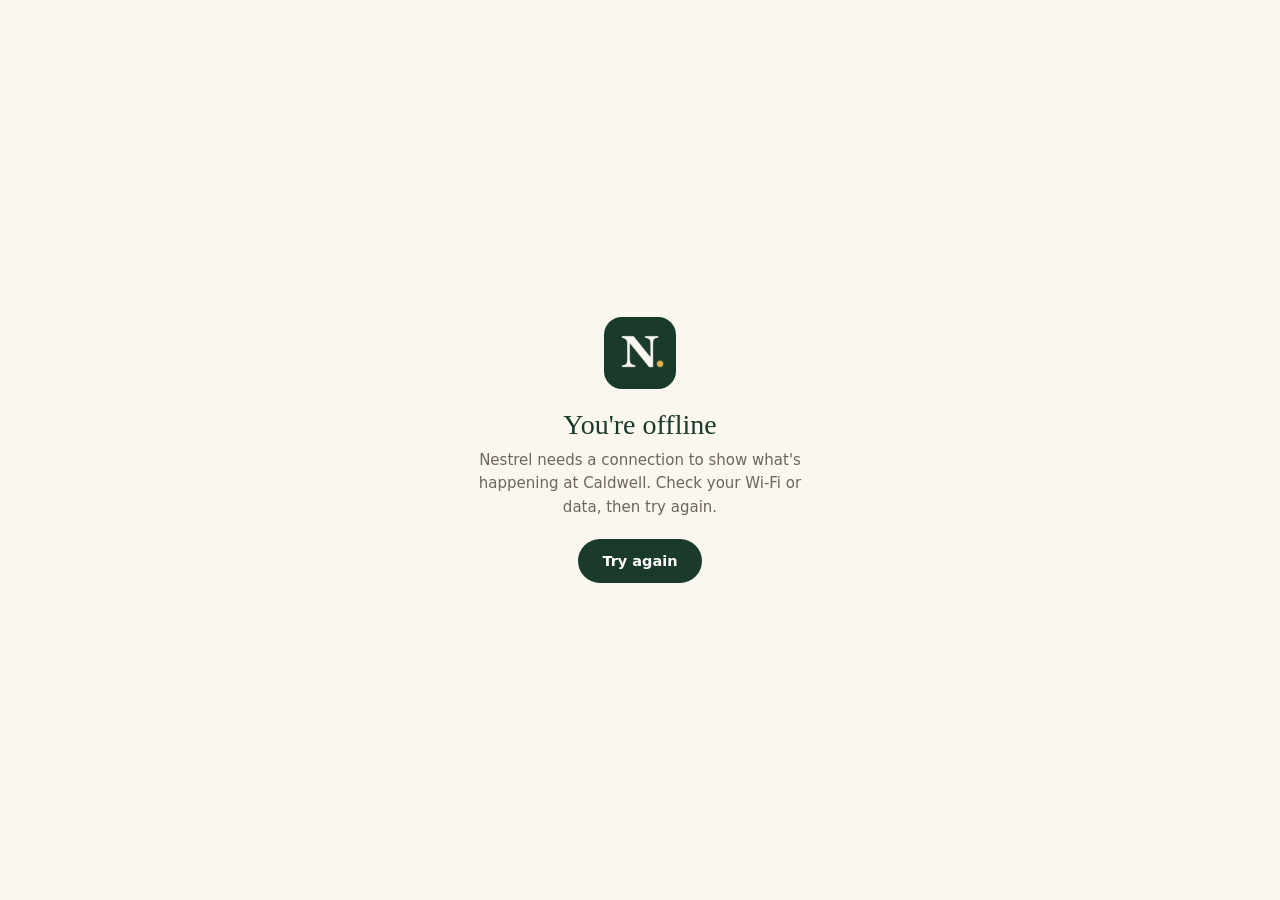
<file: offline.html>
<!DOCTYPE html>
<html lang="en">
<head>
<meta charset="UTF-8">
<meta name="viewport" content="width=device-width, initial-scale=1.0, viewport-fit=cover">
<meta name="theme-color" content="#1a3a2a">
<title>Nestrel · Offline</title>
<!-- Shown by sw.js when a page cannot load because there is no connection. Self-contained on purpose:
     with no network, it can rely on nothing but itself and the cached icon. -->
<link rel="stylesheet" href="/styles.css">
</head>
<body class="offline-page">
  <main class="offline-card">
    <img src="/images/icons/icon-192.png" width="72" height="72" alt="">
    <h1>You're offline</h1>
    <p>Nestrel needs a connection to show what's happening at Caldwell. Check your Wi-Fi or data, then try again.</p>
    <button type="button" onclick="location.reload()">Try again</button>
  </main>
</body>
</html>
</file>
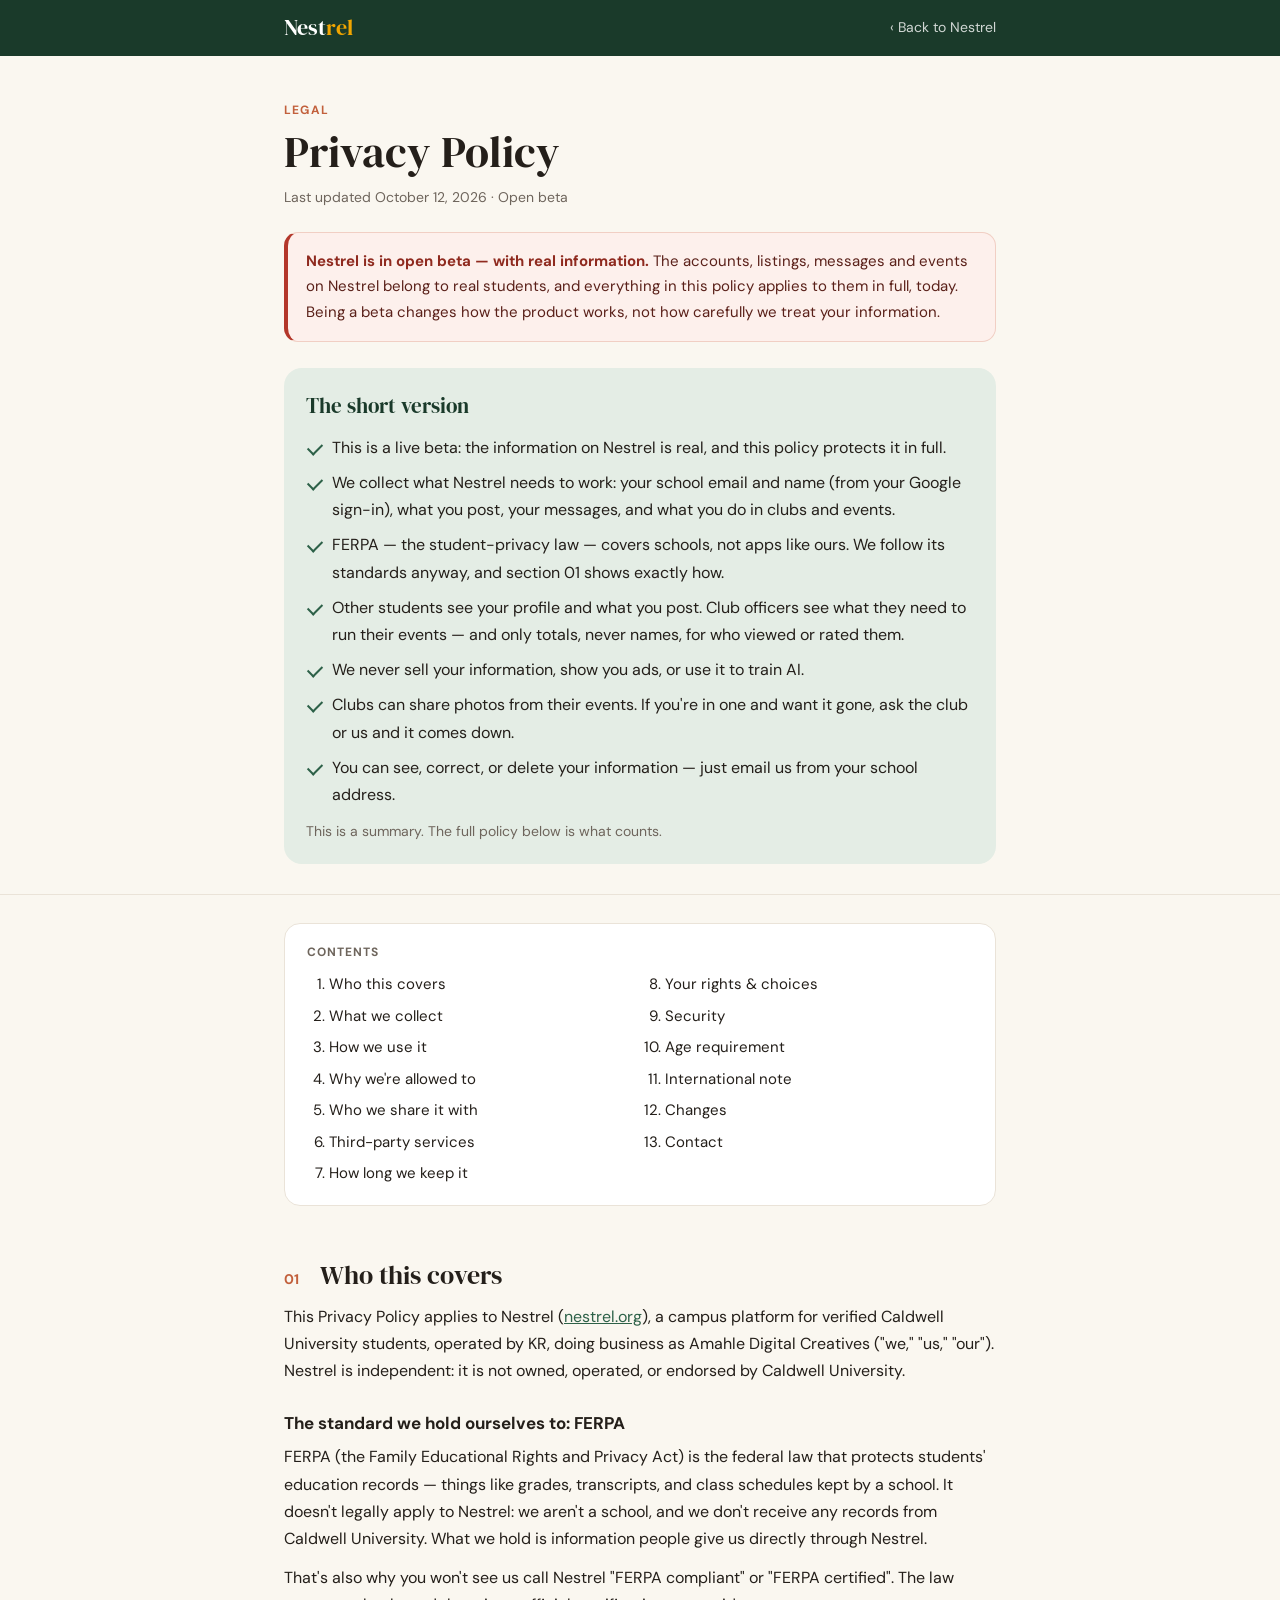
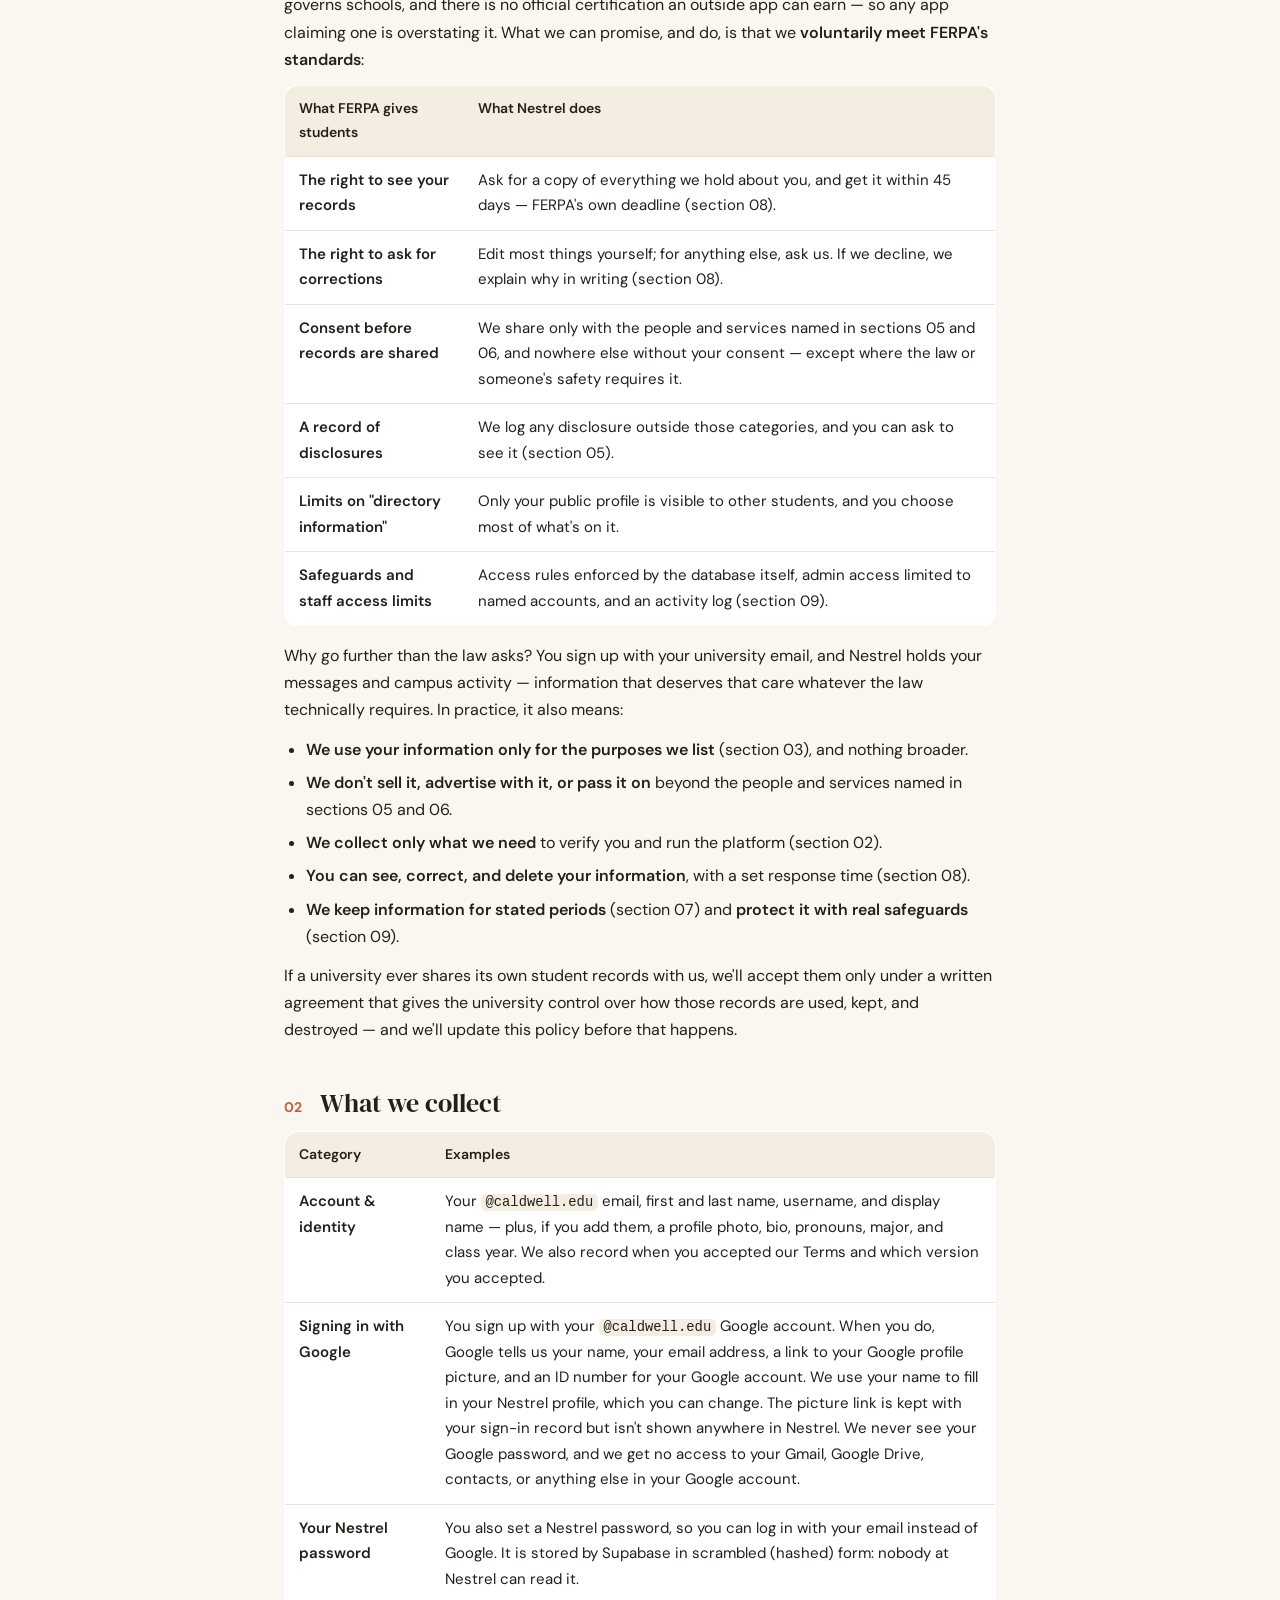
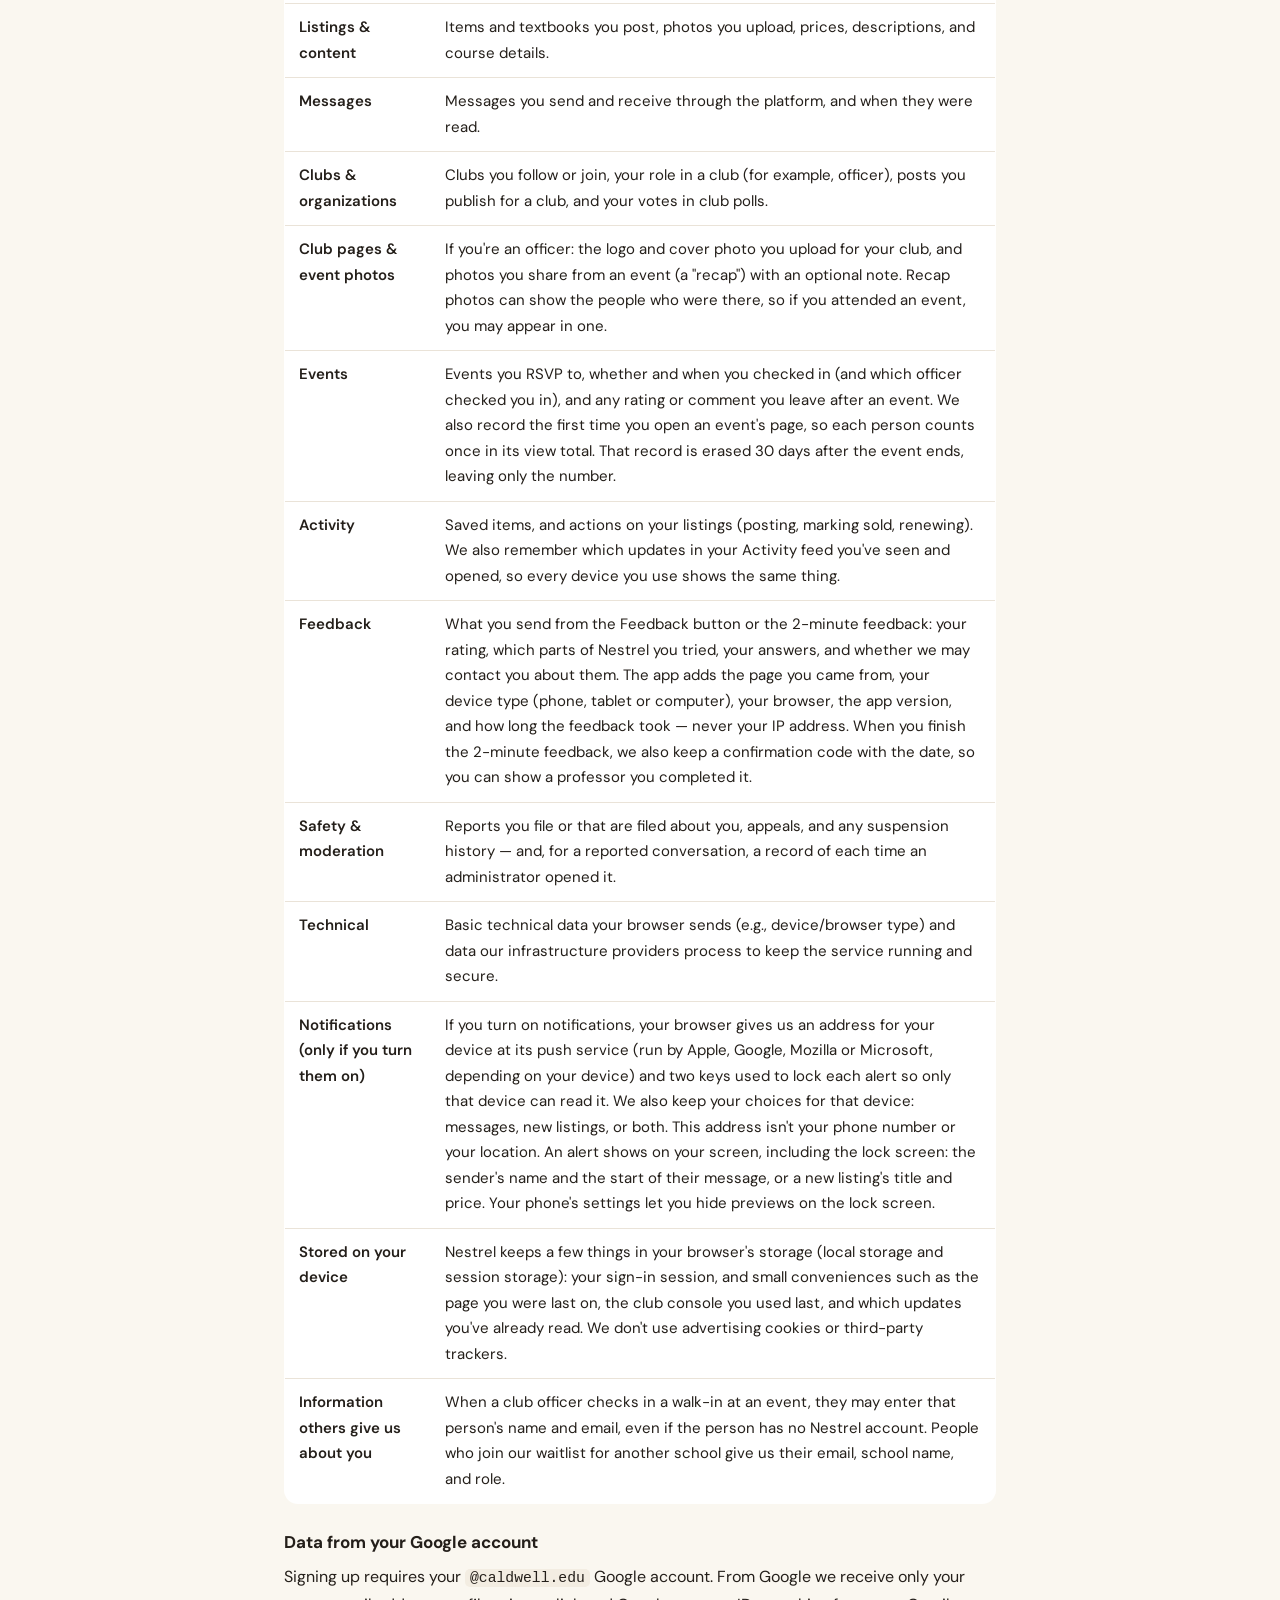
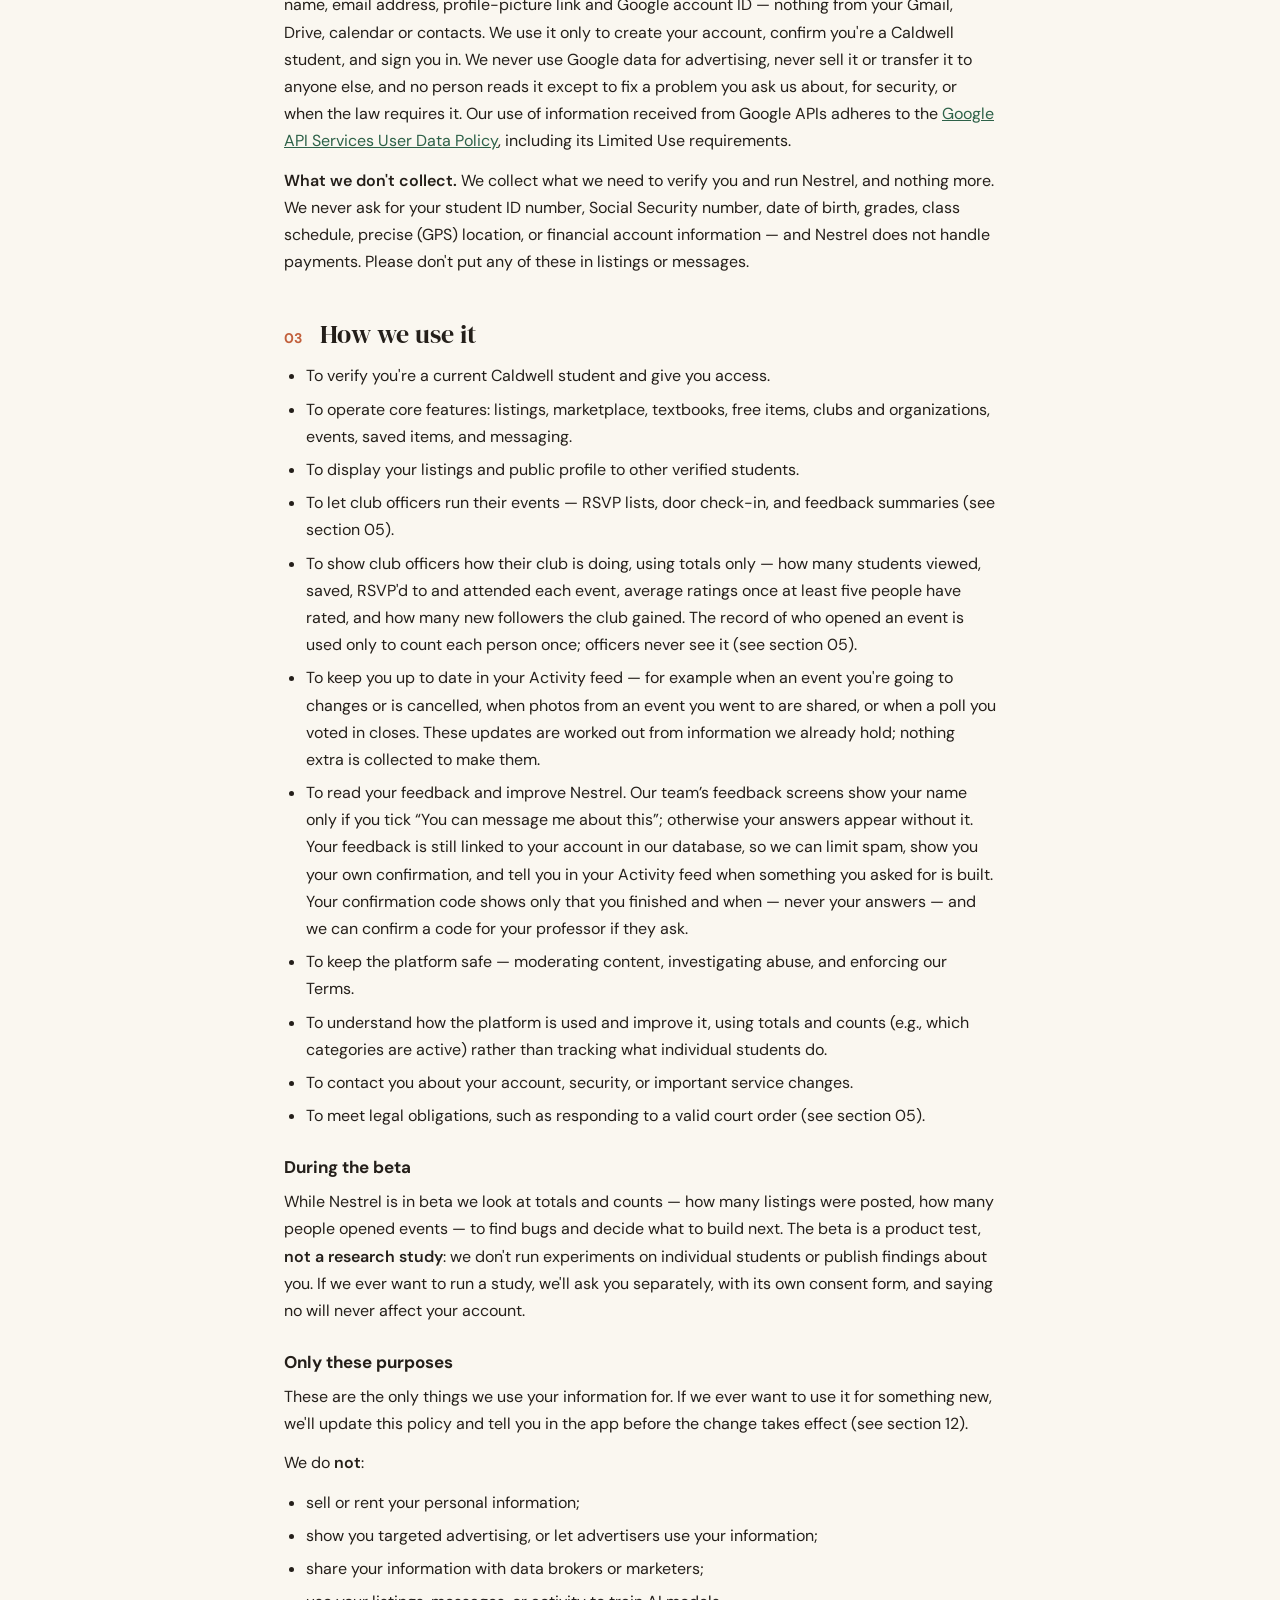
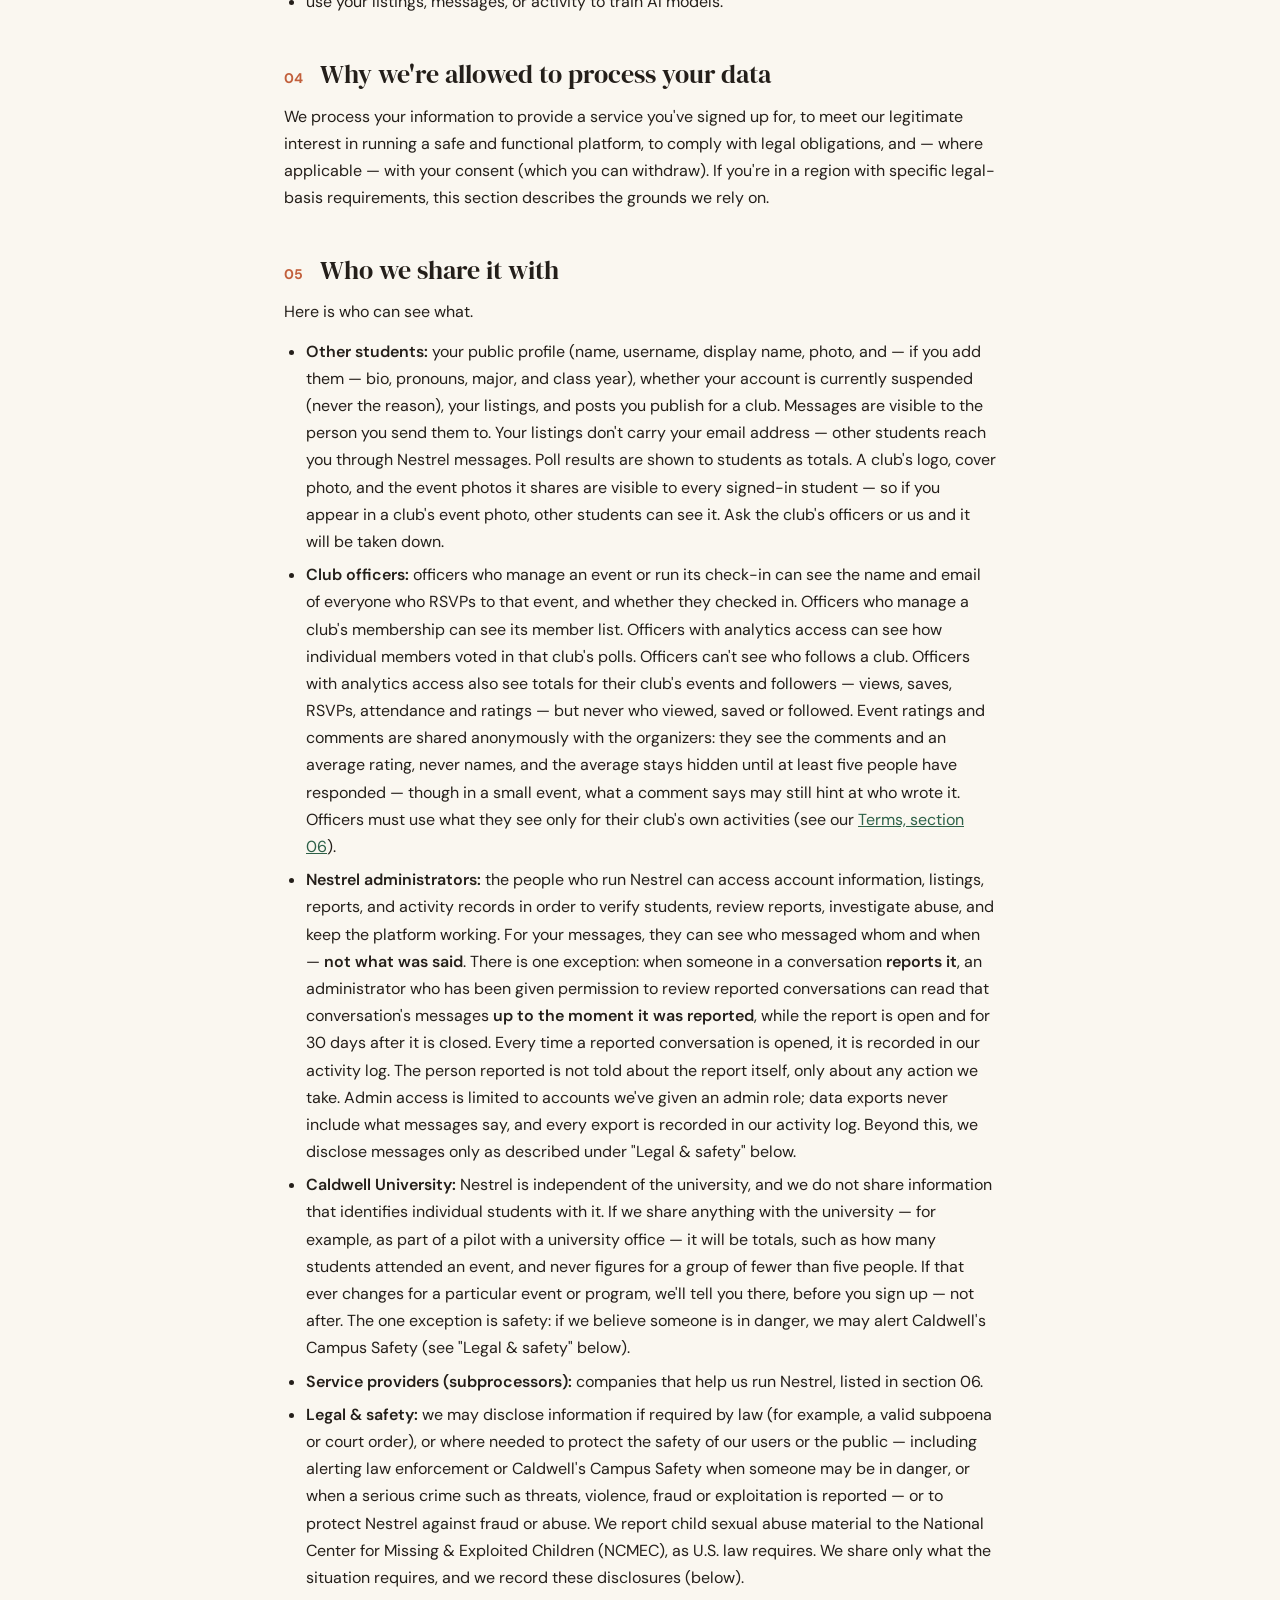
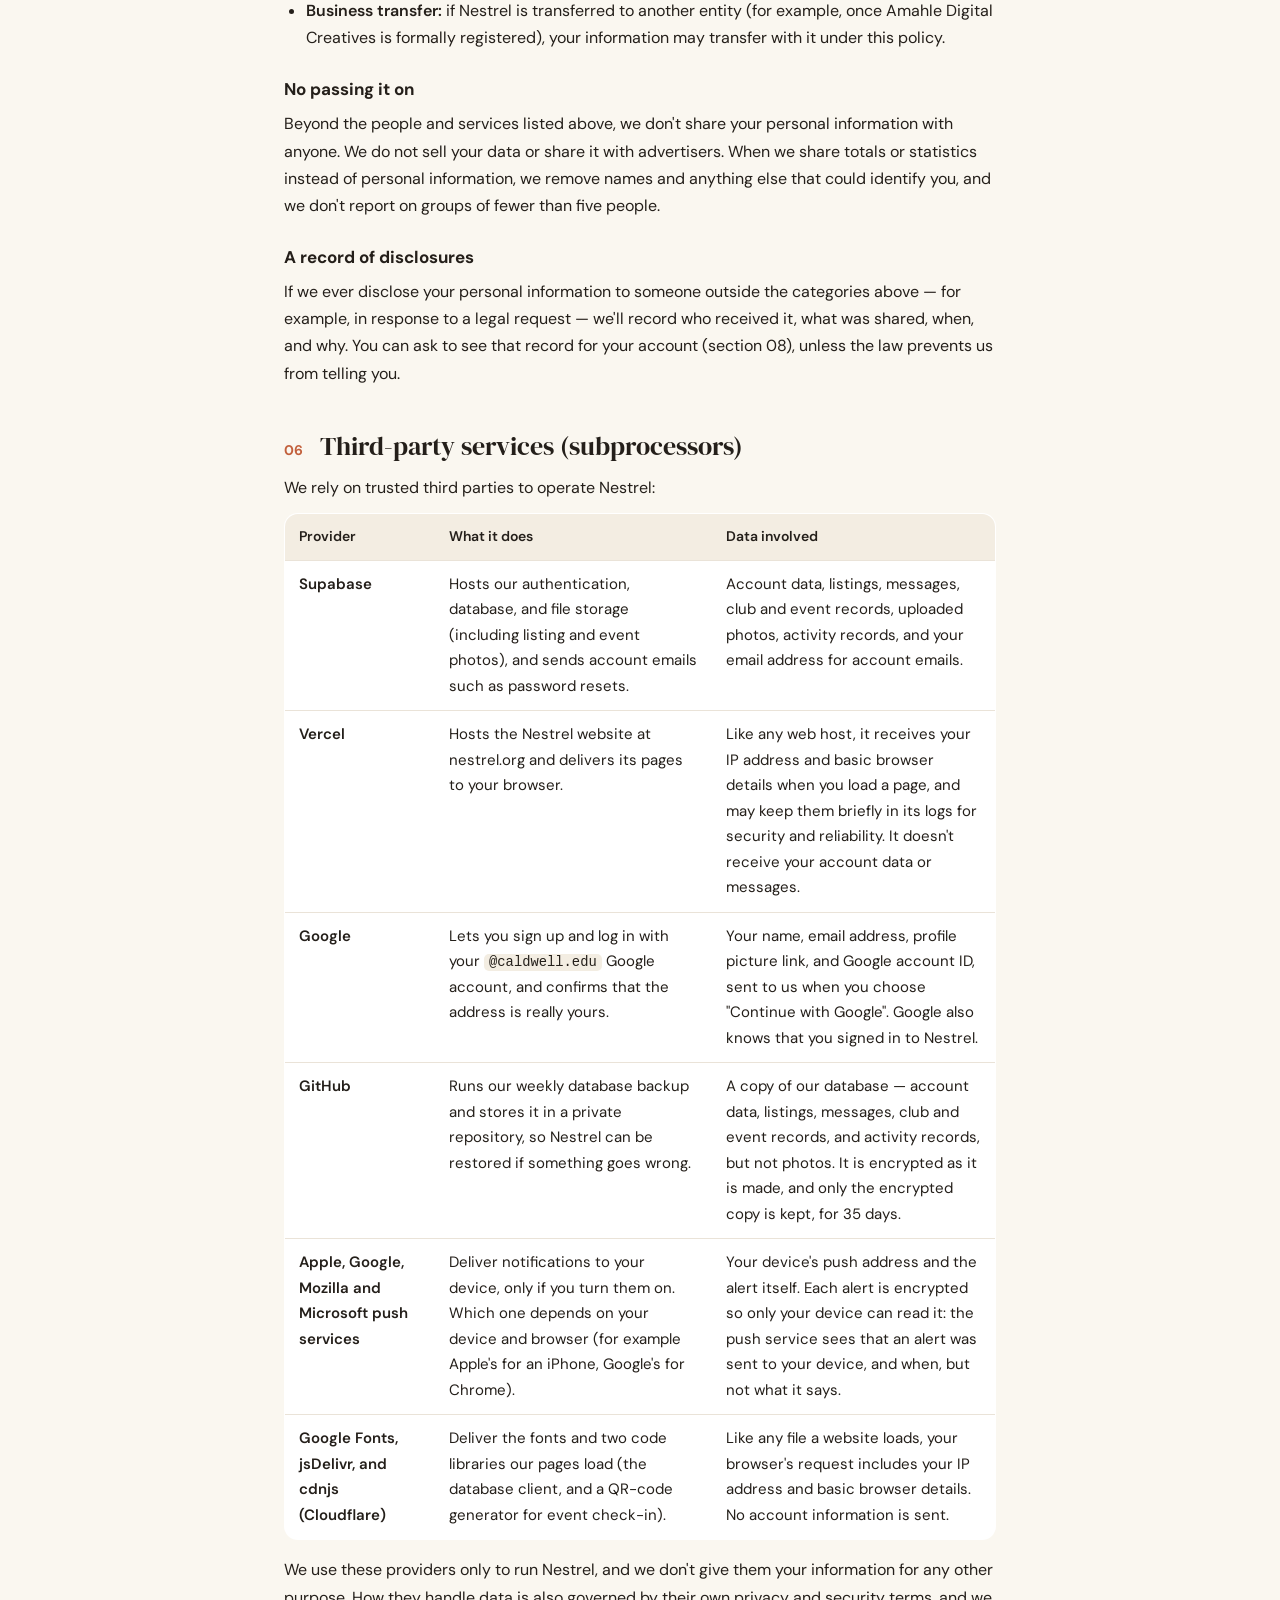
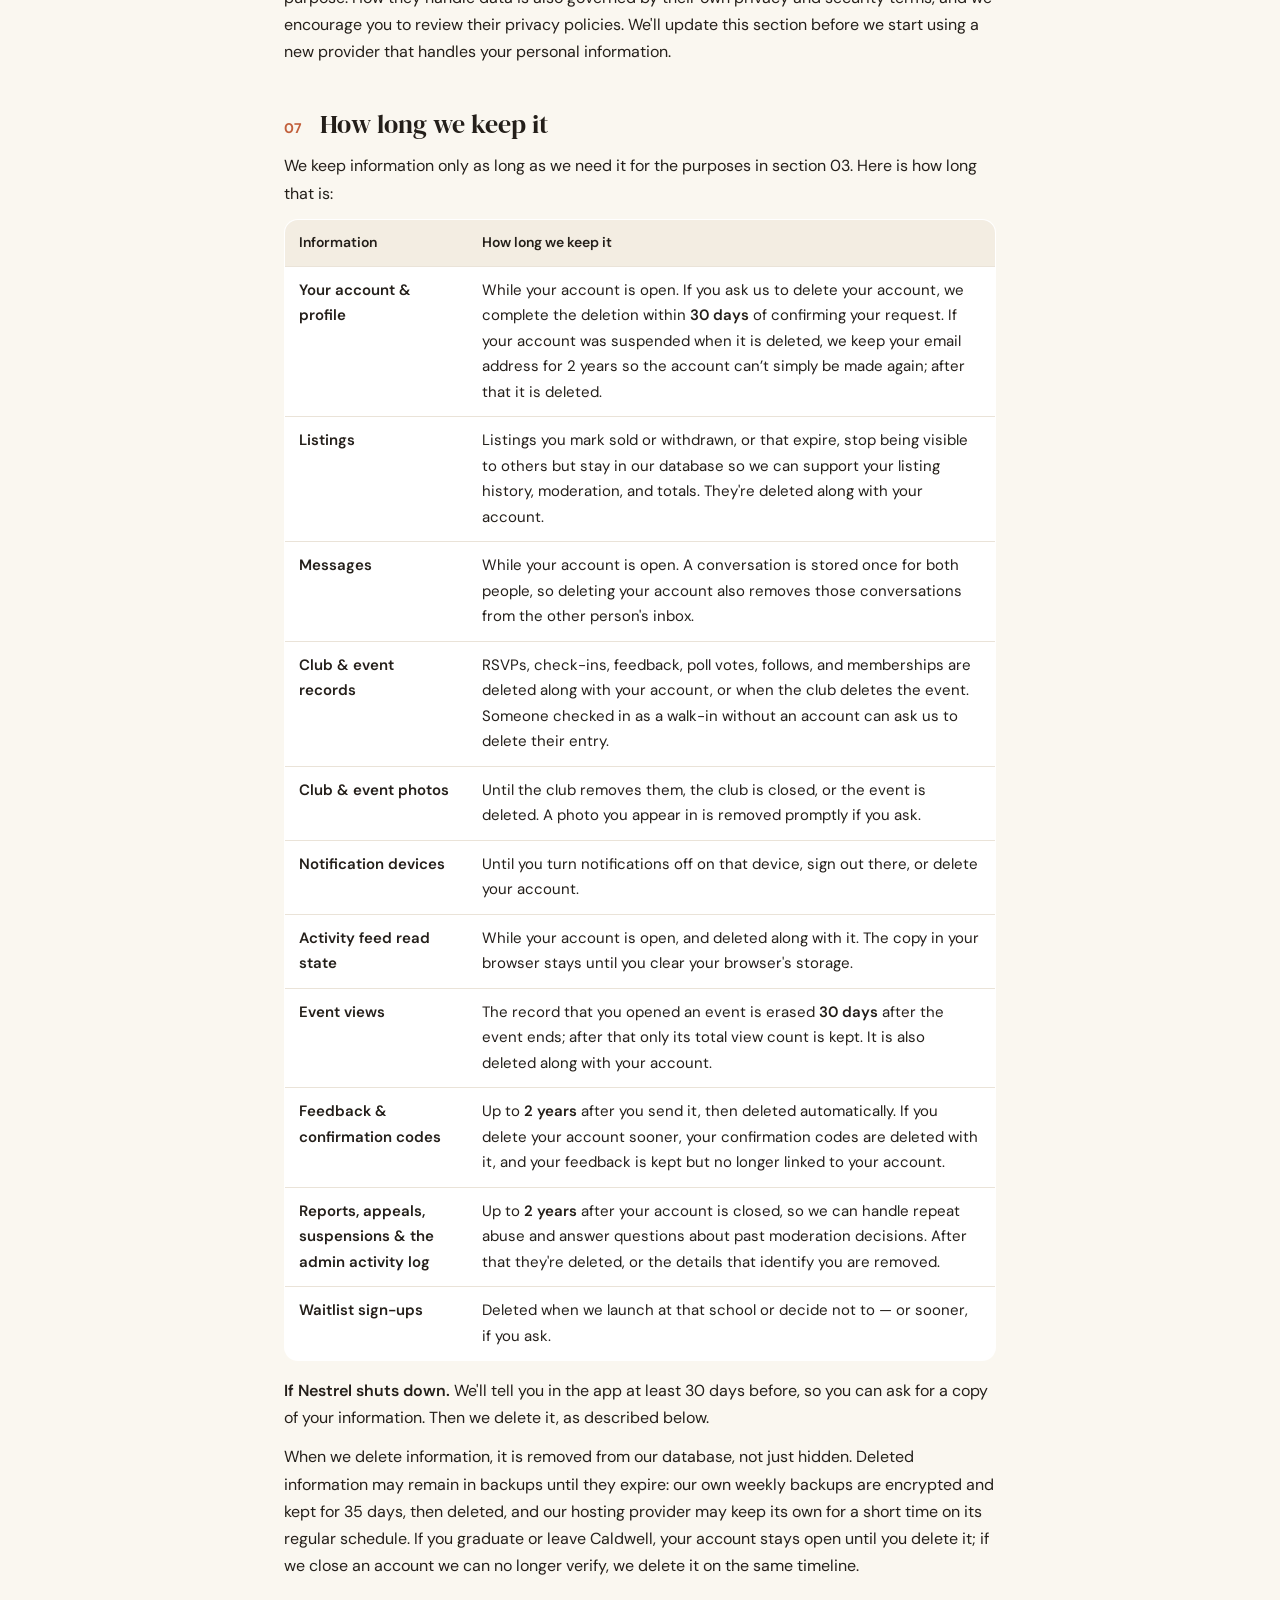
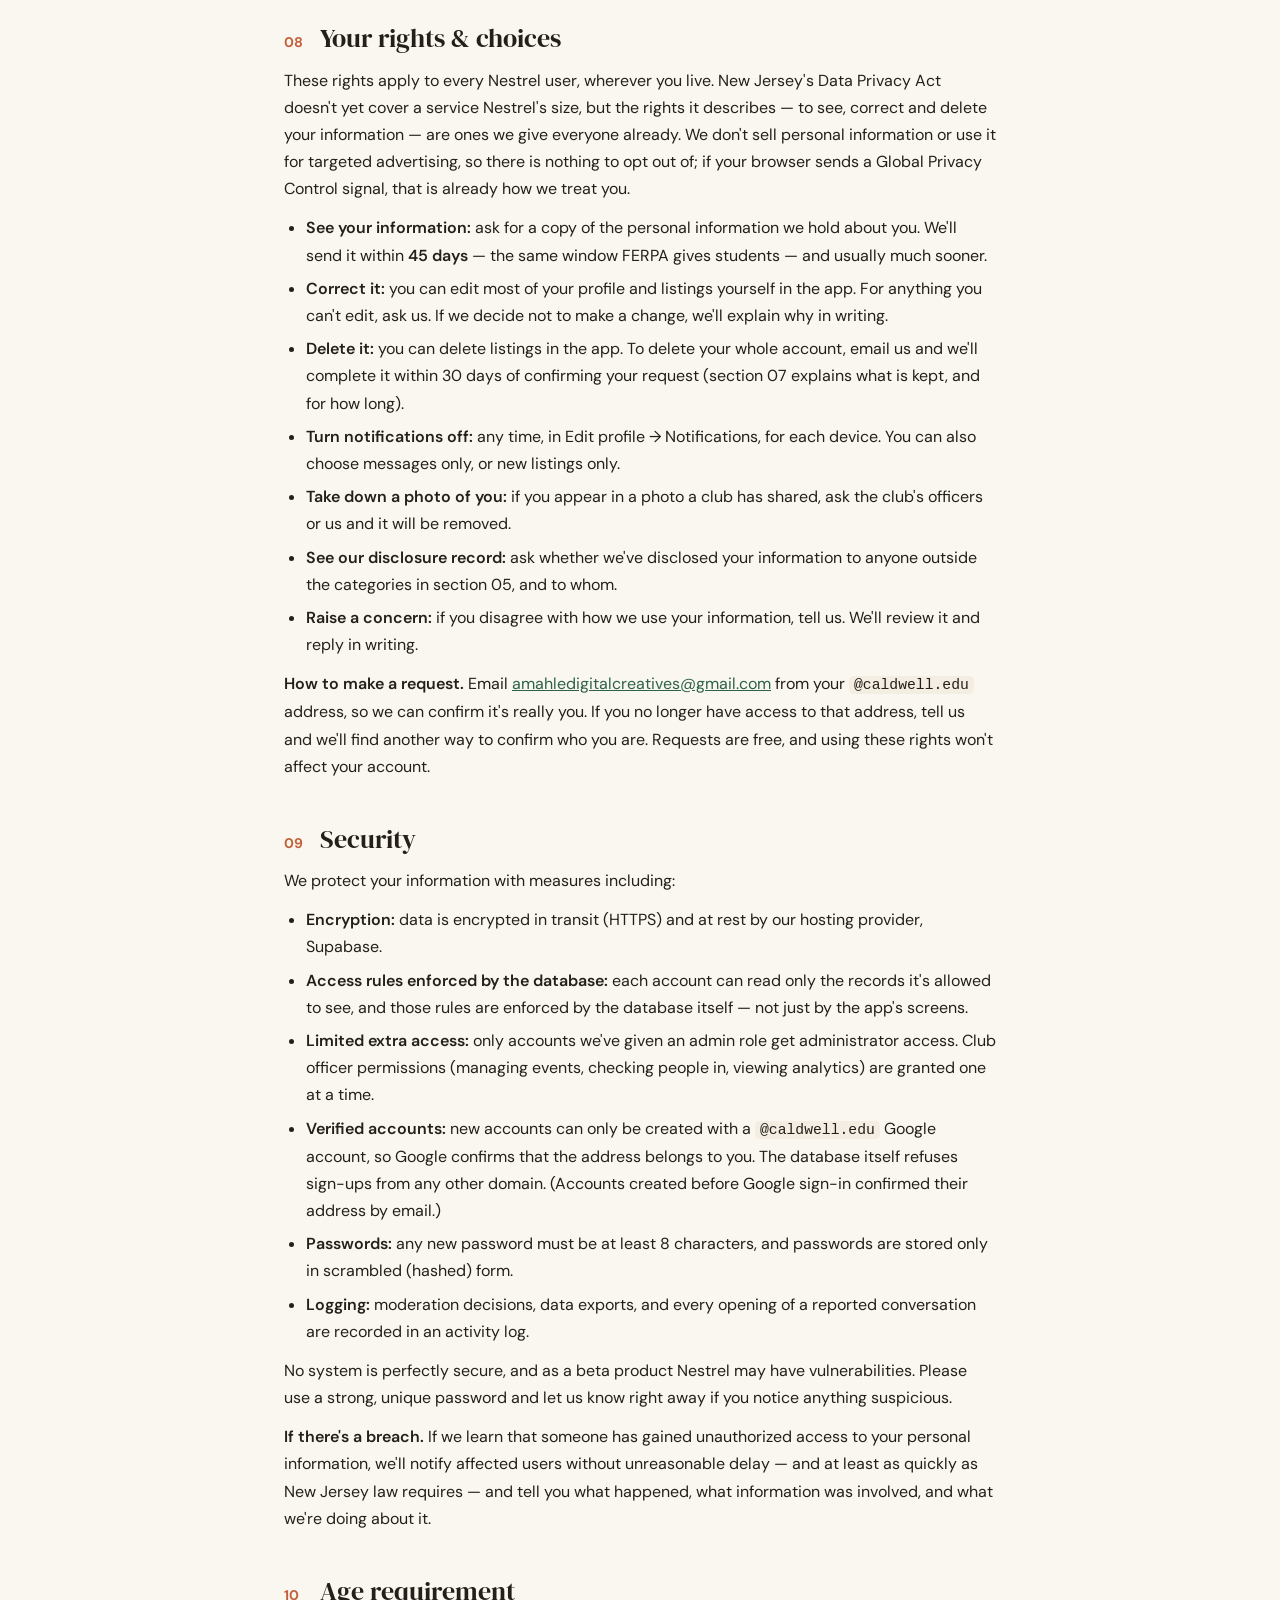
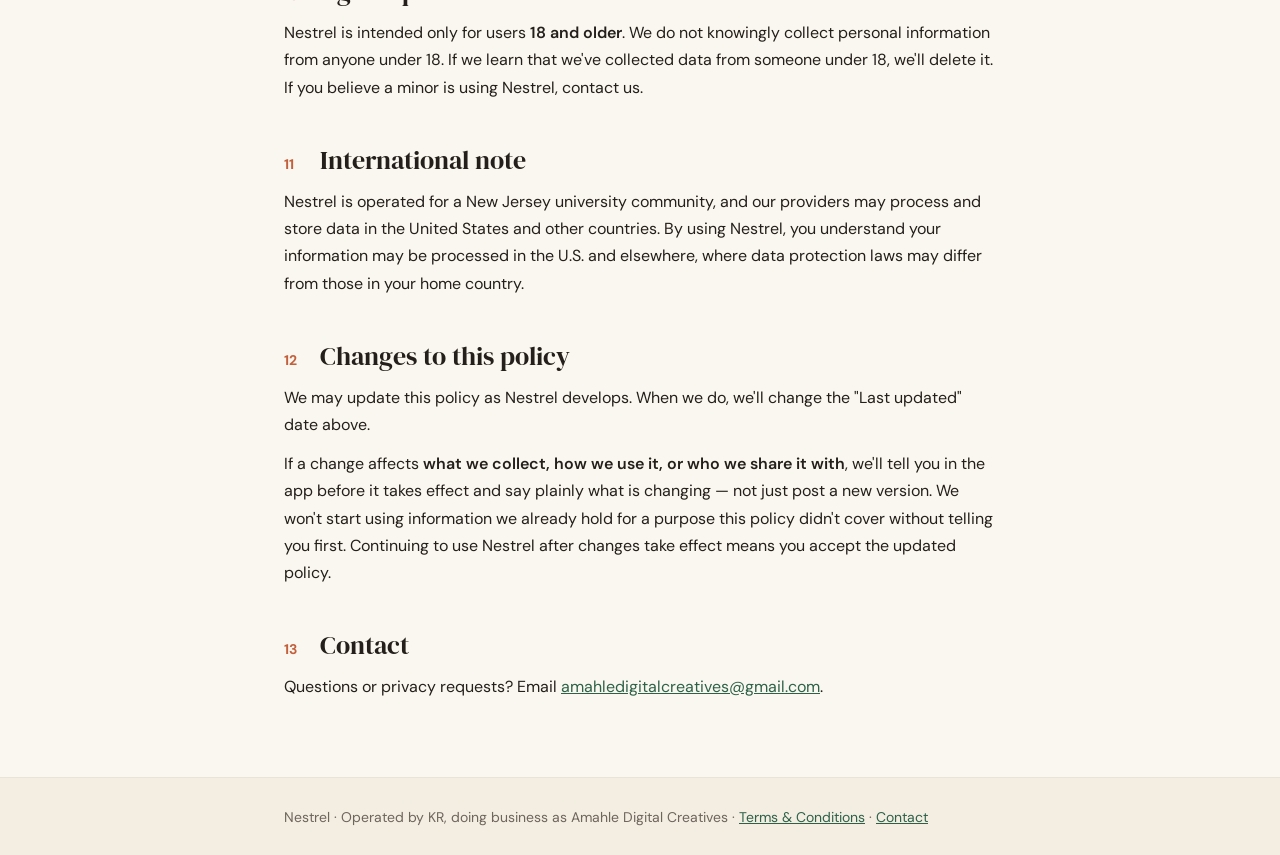
<file: privacy.html>
<!DOCTYPE html>
<html lang="en">
<head>
<meta charset="UTF-8">
<meta name="viewport" content="width=device-width, initial-scale=1.0">
<title>Privacy Policy — Nestrel</title>
<link rel="preconnect" href="https://fonts.googleapis.com">
<link href="https://fonts.googleapis.com/css2?family=DM+Sans:wght@400;500;600;700&family=DM+Serif+Display&display=swap" rel="stylesheet">
<style>
  /* Nestrel's own colours and type (the same values as styles.css), so the legal pages read as
     part of the app rather than as a document from somewhere else. Kept in this file on purpose:
     the page must stand on its own, and styles.css is the app's. terms.html and privacy.html
     carry the same block. */
  :root{
    --brand:#1a3a2a;--brand-mid:#2d6148;--brand-pale:#e4ede5;
    --accent:#f0a500;--accent-warm:#c2603c;--accent-pale:#fdf3df;
    --text:#241f1a;--muted:#6e655c;--line:#eae3d8;--bg:#faf7f0;--band:#f3ede2;--surface:#fff;
  }
  *{box-sizing:border-box;}
  html{scroll-behavior:smooth;}
  body{margin:0;background:var(--bg);color:var(--text);font-family:'DM Sans',-apple-system,"Segoe UI",Roboto,Helvetica,Arial,sans-serif;
    line-height:1.7;font-size:16px;}
  .wrap{max-width:760px;margin:0 auto;padding:0 24px;}
  .topbar{background:var(--brand);}
  .topbar .wrap{display:flex;align-items:center;justify-content:space-between;height:56px;}
  .wordmark{font-family:'DM Serif Display',Georgia,serif;font-size:22px;color:#fff;text-decoration:none;}
  .wordmark span{color:var(--accent);}
  .back{color:rgba(255,255,255,.8);font-size:14px;text-decoration:none;}
  .back:hover{color:#fff;}
  header.masthead{border-bottom:1px solid var(--line);}
  .masthead .wrap{padding-top:44px;padding-bottom:30px;}
  .kicker{margin:0 0 8px;font-size:12px;font-weight:700;letter-spacing:.1em;text-transform:uppercase;color:var(--accent-warm);}
  h1{font-family:'DM Serif Display',Georgia,serif;font-weight:400;font-size:44px;line-height:1.08;margin:0 0 10px;color:var(--text);}
  .updated{color:var(--muted);font-size:14px;margin:0;}
  .short{margin:26px 0 0;padding:20px 22px;border-radius:18px;background:var(--brand-pale);}
  .short-title{margin:0 0 10px;font-family:'DM Serif Display',Georgia,serif;font-size:21px;color:var(--brand);}
  .short ul{margin:0;padding:0;list-style:none;}
  .short li{position:relative;margin:0 0 8px;padding-left:26px;}
  .short li::before{content:'';position:absolute;left:2px;top:.55em;width:12px;height:7px;border-left:2px solid var(--brand-mid);
    border-bottom:2px solid var(--brand-mid);transform:rotate(-45deg);}
  .short-foot{margin:12px 0 0;font-size:14px;color:var(--muted);}
  .toc{margin:28px auto 0;padding:18px 22px;background:var(--surface);border:1px solid var(--line);border-radius:16px;font-size:15px;}
  .toc-title{text-transform:uppercase;letter-spacing:.08em;font-size:12px;color:var(--muted);font-weight:700;margin:0 0 10px;}
  .toc ol{margin:0;padding-left:22px;columns:2;column-gap:28px;}
  .toc a{text-decoration:none;color:var(--text);}
  .toc a:hover{color:var(--accent-warm);}
  main .wrap{padding-top:10px;padding-bottom:64px;}
  h2{font-family:'DM Serif Display',Georgia,serif;font-weight:400;font-size:26px;line-height:1.2;margin:44px 0 12px;
    display:flex;gap:12px;align-items:baseline;scroll-margin-top:16px;}
  h2 .num{font-family:'DM Sans',sans-serif;color:var(--accent-warm);font-variant-numeric:tabular-nums;font-size:14px;font-weight:700;min-width:24px;}
  h3{font-size:17px;margin:24px 0 6px;}
  p{margin:0 0 12px;}
  ul{margin:0 0 12px;padding-left:22px;}
  li{margin:0 0 6px;}
  a{color:var(--brand-mid);}
  strong{font-weight:600;}
  code{font-size:.92em;background:var(--band);padding:1px 5px;border-radius:5px;}
  footer{border-top:1px solid var(--line);background:var(--band);}
  footer .wrap{padding:28px 24px;font-size:14px;color:var(--muted);}
  table{width:100%;border-collapse:collapse;margin:8px 0 16px;font-size:15px;background:var(--surface);border:1px solid var(--line);border-radius:14px;overflow:hidden;}
  th,td{text-align:left;padding:11px 14px;border-bottom:1px solid var(--line);vertical-align:top;}
  tr:last-child td{border-bottom:0;}
  th{background:var(--band);font-weight:600;font-size:14px;}
  td:first-child{font-weight:600;white-space:normal;}
  .beta{margin:22px 0 0;padding:16px 18px;border-radius:14px;background:#fdf0ec;border:1px solid #f1cfc4;border-left:4px solid #b3372a;color:#5a2019;font-size:15px;}
  .beta b{color:#8f2a1f;}
  .callout{margin:14px 0;padding:14px 16px;border-radius:12px;background:var(--surface);border:1px solid var(--line);}
  @media(max-width:560px){.toc ol{columns:1;}h1{font-size:34px;}h2{font-size:23px;}table{font-size:14px;}th,td{padding:9px 10px;}}
</style>
</head>
<body>
<div class="topbar">
  <div class="wrap">
    <a class="wordmark" href="/">Nest<span>rel</span></a>
    <a class="back" href="/">&#8249; Back to Nestrel</a>
  </div>
</div>

<header class="masthead">
  <div class="wrap">
    <p class="kicker">Legal</p>
    <h1>Privacy Policy</h1>
    <p class="updated">Last updated October 12, 2026 · Open beta</p>

    <div class="beta" role="note">
      <b>Nestrel is in open beta — with real information.</b> The accounts, listings, messages
      and events on Nestrel belong to real students, and everything in this policy applies to them
      in full, today. Being a beta changes how the product works, not how carefully we treat your
      information.
    </div>

    <!-- The short version: what a student needs to know, in plain words. It summarises; the full
         policy below is what applies. -->
    <div class="short">
      <p class="short-title">The short version</p>
      <ul>
        <li>This is a live beta: the information on Nestrel is real, and this policy protects it in full.</li>
        <li>We collect what Nestrel needs to work: your school email and name (from your Google sign-in), what you post, your messages, and what you do in clubs and events.</li>
        <li>FERPA — the student-privacy law — covers schools, not apps like ours. We follow its standards anyway, and section 01 shows exactly how.</li>
        <li>Other students see your profile and what you post. Club officers see what they need to run their events — and only totals, never names, for who viewed or rated them.</li>
        <li>We never sell your information, show you ads, or use it to train AI.</li>
        <li>Clubs can share photos from their events. If you're in one and want it gone, ask the club or us and it comes down.</li>
        <li>You can see, correct, or delete your information — just email us from your school address.</li>
      </ul>
      <p class="short-foot">This is a summary. The full policy below is what counts.</p>
    </div>
  </div>
</header>

<nav class="wrap" aria-label="Contents">
  <div class="toc">
  <p class="toc-title">Contents</p>
  <ol>
    <li><a href="#intro">Who this covers</a></li>
    <li><a href="#collect">What we collect</a></li>
    <li><a href="#use">How we use it</a></li>
    <li><a href="#legal">Why we're allowed to</a></li>
    <li><a href="#share">Who we share it with</a></li>
    <li><a href="#subprocessors">Third-party services</a></li>
    <li><a href="#retention">How long we keep it</a></li>
    <li><a href="#rights">Your rights &amp; choices</a></li>
    <li><a href="#security">Security</a></li>
    <li><a href="#age">Age requirement</a></li>
    <li><a href="#intl">International note</a></li>
    <li><a href="#changes">Changes</a></li>
    <li><a href="#contact">Contact</a></li>
  </ol>
  </div>
</nav>

<main>
<div class="wrap">

  <h2 id="intro"><span class="num">01</span> Who this covers</h2>
  <p>
    This Privacy Policy applies to Nestrel (<a href="https://nestrel.org">nestrel.org</a>), a campus platform for verified Caldwell
    University students, operated by KR, doing
    business as Amahle Digital Creatives ("we," "us," "our"). Nestrel is independent: it is
    not owned, operated, or endorsed by Caldwell University.
  </p>

  <h3>The standard we hold ourselves to: FERPA</h3>
  <p>
    FERPA (the Family Educational Rights and Privacy Act) is the federal law that protects
    students' education records — things like grades, transcripts, and class schedules kept
    by a school. It doesn't legally apply to Nestrel: we aren't a school, and we don't receive
    any records from Caldwell University. What we hold is information people give us directly
    through Nestrel.
  </p>
  <p>
    That's also why you won't see us call Nestrel "FERPA compliant" or "FERPA certified". The
    law governs schools, and there is no official certification an outside app can earn — so
    any app claiming one is overstating it. What we can promise, and do, is that we
    <strong>voluntarily meet FERPA's standards</strong>:
  </p>
  <table>
    <tr><th>What FERPA gives students</th><th>What Nestrel does</th></tr>
    <tr><td>The right to see your records</td><td>Ask for a copy of everything we hold about you, and get it within 45 days — FERPA's own deadline (section 08).</td></tr>
    <tr><td>The right to ask for corrections</td><td>Edit most things yourself; for anything else, ask us. If we decline, we explain why in writing (section 08).</td></tr>
    <tr><td>Consent before records are shared</td><td>We share only with the people and services named in sections 05 and 06, and nowhere else without your consent — except where the law or someone's safety requires it.</td></tr>
    <tr><td>A record of disclosures</td><td>We log any disclosure outside those categories, and you can ask to see it (section 05).</td></tr>
    <tr><td>Limits on "directory information"</td><td>Only your public profile is visible to other students, and you choose most of what's on it.</td></tr>
    <tr><td>Safeguards and staff access limits</td><td>Access rules enforced by the database itself, admin access limited to named accounts, and an activity log (section 09).</td></tr>
  </table>
  <p>
    Why go further than the law asks? You sign up with your university email, and Nestrel holds
    your messages and campus activity — information that deserves that care whatever the law
    technically requires. In practice, it also means:
  </p>
  <ul>
    <li><strong>We use your information only for the purposes we list</strong> (section 03), and nothing broader.</li>
    <li><strong>We don't sell it, advertise with it, or pass it on</strong> beyond the people and services named in sections 05 and 06.</li>
    <li><strong>We collect only what we need</strong> to verify you and run the platform (section 02).</li>
    <li><strong>You can see, correct, and delete your information</strong>, with a set response time (section 08).</li>
    <li><strong>We keep information for stated periods</strong> (section 07) and <strong>protect it with real safeguards</strong> (section 09).</li>
  </ul>
  <p>
    If a university ever shares its own student records with us, we'll accept them only under a
    written agreement that gives the university control over how those records are used, kept,
    and destroyed — and we'll update this policy before that happens.
  </p>

  <h2 id="collect"><span class="num">02</span> What we collect</h2>
  <table>
    <tr><th>Category</th><th>Examples</th></tr>
    <tr><td>Account &amp; identity</td><td>Your <code>@caldwell.edu</code> email, first and last name, username, and display name — plus, if you add them, a profile photo, bio, pronouns, major, and class year. We also record when you accepted our Terms and which version you accepted.</td></tr>
    <tr><td>Signing in with Google</td><td>You sign up with your <code>@caldwell.edu</code> Google account. When you do, Google tells us your name, your email address, a link to your Google profile picture, and an ID number for your Google account. We use your name to fill in your Nestrel profile, which you can change. The picture link is kept with your sign-in record but isn't shown anywhere in Nestrel. We never see your Google password, and we get no access to your Gmail, Google Drive, contacts, or anything else in your Google account.</td></tr>
    <tr><td>Your Nestrel password</td><td>You also set a Nestrel password, so you can log in with your email instead of Google. It is stored by Supabase in scrambled (hashed) form: nobody at Nestrel can read it.</td></tr>
    <tr><td>Listings &amp; content</td><td>Items and textbooks you post, photos you upload, prices, descriptions, and course details.</td></tr>
    <tr><td>Messages</td><td>Messages you send and receive through the platform, and when they were read.</td></tr>
    <tr><td>Clubs &amp; organizations</td><td>Clubs you follow or join, your role in a club (for example, officer), posts you publish for a club, and your votes in club polls.</td></tr>
    <tr><td>Club pages &amp; event photos</td><td>If you're an officer: the logo and cover photo you upload for your club, and photos you share from an event (a "recap") with an optional note. Recap photos can show the people who were there, so if you attended an event, you may appear in one.</td></tr>
    <tr><td>Events</td><td>Events you RSVP to, whether and when you checked in (and which officer checked you in), and any rating or comment you leave after an event. We also record the first time you open an event's page, so each person counts once in its view total. That record is erased 30 days after the event ends, leaving only the number.</td></tr>
    <tr><td>Activity</td><td>Saved items, and actions on your listings (posting, marking sold, renewing). We also remember which updates in your Activity feed you've seen and opened, so every device you use shows the same thing.</td></tr>
    <tr><td>Feedback</td><td>What you send from the Feedback button or the 2-minute feedback: your rating, which parts of Nestrel you tried, your answers, and whether we may contact you about them. The app adds the page you came from, your device type (phone, tablet or computer), your browser, the app version, and how long the feedback took — never your IP address. When you finish the 2-minute feedback, we also keep a confirmation code with the date, so you can show a professor you completed it.</td></tr>
    <tr><td>Safety &amp; moderation</td><td>Reports you file or that are filed about you, appeals, and any suspension history — and, for a reported conversation, a record of each time an administrator opened it.</td></tr>
    <tr><td>Technical</td><td>Basic technical data your browser sends (e.g., device/browser type) and data our infrastructure providers process to keep the service running and secure.</td></tr>
    <tr><td>Notifications (only if you turn them on)</td><td>If you turn on notifications, your browser gives us an address for your device at its push service (run by Apple, Google, Mozilla or Microsoft, depending on your device) and two keys used to lock each alert so only that device can read it. We also keep your choices for that device: messages, new listings, or both. This address isn't your phone number or your location. An alert shows on your screen, including the lock screen: the sender's name and the start of their message, or a new listing's title and price. Your phone's settings let you hide previews on the lock screen.</td></tr>
    <tr><td>Stored on your device</td><td>Nestrel keeps a few things in your browser's storage (local storage and session storage): your sign-in session, and small conveniences such as the page you were last on, the club console you used last, and which updates you've already read. We don't use advertising cookies or third-party trackers.</td></tr>
    <tr><td>Information others give us about you</td><td>When a club officer checks in a walk-in at an event, they may enter that person's name and email, even if the person has no Nestrel account. People who join our waitlist for another school give us their email, school name, and role.</td></tr>
  </table>
  <h3>Data from your Google account</h3>
  <p>
    Signing up requires your <code>@caldwell.edu</code> Google account. From Google we receive only
    your name, email address, profile-picture link and Google account ID — nothing from your Gmail,
    Drive, calendar or contacts. We use it only to create your account, confirm you're a Caldwell
    student, and sign you in. We never use Google data for advertising, never sell it or transfer
    it to anyone else, and no person reads it except to fix a problem you ask us about, for
    security, or when the law requires it. Our use of information received from Google APIs
    adheres to the <a href="https://developers.google.com/terms/api-services-user-data-policy" target="_blank" rel="noopener">Google API Services User Data Policy</a>,
    including its Limited Use requirements.
  </p>
  <p>
    <strong>What we don't collect.</strong> We collect what we need to verify you and run
    Nestrel, and nothing more. We never ask for your student ID number, Social Security number,
    date of birth, grades, class schedule, precise (GPS) location, or financial account
    information — and Nestrel does not handle payments. Please don't put any of these in listings or messages.
  </p>

  <h2 id="use"><span class="num">03</span> How we use it</h2>
  <ul>
    <li>To verify you're a current Caldwell student and give you access.</li>
    <li>To operate core features: listings, marketplace, textbooks, free items, clubs and organizations, events, saved items, and messaging.</li>
    <li>To display your listings and public profile to other verified students.</li>
    <li>To let club officers run their events — RSVP lists, door check-in, and feedback summaries (see section 05).</li>
    <li>To show club officers how their club is doing, using totals only — how many students viewed, saved, RSVP'd to and attended each event, average ratings once at least five people have rated, and how many new followers the club gained. The record of who opened an event is used only to count each person once; officers never see it (see section 05).</li>
    <li>To keep you up to date in your Activity feed — for example when an event you're going to changes or is cancelled, when photos from an event you went to are shared, or when a poll you voted in closes. These updates are worked out from information we already hold; nothing extra is collected to make them.</li>
    <li>To read your feedback and improve Nestrel. Our team’s feedback screens show your name only if you tick “You can message me about this”; otherwise your answers appear without it. Your feedback is still linked to your account in our database, so we can limit spam, show you your own confirmation, and tell you in your Activity feed when something you asked for is built. Your confirmation code shows only that you finished and when — never your answers — and we can confirm a code for your professor if they ask.</li>
    <li>To keep the platform safe — moderating content, investigating abuse, and enforcing our Terms.</li>
    <li>To understand how the platform is used and improve it, using totals and counts (e.g., which categories are active) rather than tracking what individual students do.</li>
    <li>To contact you about your account, security, or important service changes.</li>
    <li>To meet legal obligations, such as responding to a valid court order (see section 05).</li>
  </ul>
  <h3>During the beta</h3>
  <p>
    While Nestrel is in beta we look at totals and counts — how many listings were posted, how
    many people opened events — to find bugs and decide what to build next. The beta is a product
    test, <strong>not a research study</strong>: we don't run experiments on individual students
    or publish findings about you. If we ever want to run a study, we'll ask you separately, with
    its own consent form, and saying no will never affect your account.
  </p>
  <h3>Only these purposes</h3>
  <p>
    These are the only things we use your information for. If we ever want to use it for
    something new, we'll update this policy and tell you in the app before the change takes
    effect (see section 12).
  </p>
  <p>We do <strong>not</strong>:</p>
  <ul>
    <li>sell or rent your personal information;</li>
    <li>show you targeted advertising, or let advertisers use your information;</li>
    <li>share your information with data brokers or marketers;</li>
    <li>use your listings, messages, or activity to train AI models.</li>
  </ul>

  <h2 id="legal"><span class="num">04</span> Why we're allowed to process your data</h2>
  <p>
    We process your information to provide a service you've signed up for, to meet our
    legitimate interest in running a safe and functional platform, to comply with legal
    obligations, and — where applicable — with your consent (which you can withdraw). If
    you're in a region with specific legal-basis requirements, this section describes the
    grounds we rely on.
  </p>

  <h2 id="share"><span class="num">05</span> Who we share it with</h2>
  <p>Here is who can see what.</p>
  <ul>
    <li>
      <strong>Other students:</strong> your public profile (name, username, display name, photo,
      and — if you add them — bio, pronouns, major, and class year), whether your account is
      currently suspended (never the reason), your listings, and posts you publish for a club.
      Messages are visible to the person you send them to. Your listings don't carry your email
      address — other students reach you through Nestrel messages. Poll
      results are shown to students as totals. A club's logo, cover photo, and the event photos
      it shares are visible to every signed-in student — so if you appear in a club's event
      photo, other students can see it. Ask the club's officers or us and it will be taken down.
    </li>
    <li>
      <strong>Club officers:</strong> officers who manage an event or run its check-in can see
      the name and email of everyone who RSVPs to that event, and whether they checked in.
      Officers who manage a club's membership can see its member list. Officers with analytics
      access can see how individual members voted in that club's polls. Officers can't see who
      follows a club. Officers with analytics access also see totals for their club's events and
      followers — views, saves, RSVPs, attendance and ratings — but never who viewed, saved or
      followed. Event ratings and comments are shared anonymously with the organizers:
      they see the comments and an average rating, never names, and the average stays hidden
      until at least five people have responded — though in a small event, what a comment says
      may still hint at who wrote it. Officers must use what they see only for their club's own
      activities (see our <a href="/terms.html#conduct">Terms, section 06</a>).
    </li>
    <li>
      <strong>Nestrel administrators:</strong> the people who run Nestrel can access account
      information, listings, reports, and activity records in order to verify students, review
      reports, investigate abuse, and keep the platform working. For your messages, they can see
      who messaged whom and when — <strong>not what was said</strong>. There is one exception:
      when someone in a conversation <strong>reports it</strong>, an administrator who has been
      given permission to review reported conversations can read that conversation's messages
      <strong>up to the moment it was reported</strong>, while the report is open and for 30 days
      after it is closed. Every time a reported conversation is opened, it is recorded in our
      activity log. The person reported is not told about the report itself, only about any action
      we take. Admin access is limited to accounts we've given an admin role; data exports never
      include what messages say, and every export is recorded in our activity log. Beyond this, we
      disclose messages only as described under "Legal &amp; safety" below.
    </li>
    <li>
      <strong>Caldwell University:</strong> Nestrel is independent of the university, and we do
      not share information that identifies individual students with it. If we share anything
      with the university — for example, as part of a pilot with a university office — it
      will be totals, such as how many students attended an event, and never figures for a
      group of fewer than five people. If that ever changes for a particular event or program,
      we'll tell you there, before you sign up — not after. The one exception is safety: if we
      believe someone is in danger, we may alert Caldwell's Campus Safety (see "Legal &amp; safety"
      below).
    </li>
    <li><strong>Service providers (subprocessors):</strong> companies that help us run Nestrel, listed in section 06.</li>
    <li><strong>Legal &amp; safety:</strong> we may disclose information if required by law (for example, a valid subpoena or court order), or where needed to protect the safety of our users or the public — including alerting law enforcement or Caldwell's Campus Safety when someone may be in danger, or when a serious crime such as threats, violence, fraud or exploitation is reported — or to protect Nestrel against fraud or abuse. We report child sexual abuse material to the National Center for Missing &amp; Exploited Children (NCMEC), as U.S. law requires. We share only what the situation requires, and we record these disclosures (below).</li>
    <li><strong>Business transfer:</strong> if Nestrel is transferred to another entity (for example, once Amahle Digital Creatives is formally registered), your information may transfer with it under this policy.</li>
  </ul>
  <h3>No passing it on</h3>
  <p>
    Beyond the people and services listed above, we don't share your personal information with
    anyone. We do not sell your data or share it with advertisers. When we share totals or
    statistics instead of personal information, we remove names and anything else that could
    identify you, and we don't report on groups of fewer than five people.
  </p>
  <h3>A record of disclosures</h3>
  <p>
    If we ever disclose your personal information to someone outside the categories above —
    for example, in response to a legal request — we'll record who received it, what was
    shared, when, and why. You can ask to see that record for your account (section 08),
    unless the law prevents us from telling you.
  </p>

  <h2 id="subprocessors"><span class="num">06</span> Third-party services (subprocessors)</h2>
  <p>We rely on trusted third parties to operate Nestrel:</p>
  <table>
    <tr><th>Provider</th><th>What it does</th><th>Data involved</th></tr>
    <tr>
      <td><strong>Supabase</strong></td>
      <td>Hosts our authentication, database, and file storage (including listing and event photos), and sends account emails such as password resets.</td>
      <td>Account data, listings, messages, club and event records, uploaded photos, activity records, and your email address for account emails.</td>
    </tr>
    <tr>
      <td><strong>Vercel</strong></td>
      <td>Hosts the Nestrel website at nestrel.org and delivers its pages to your browser.</td>
      <td>Like any web host, it receives your IP address and basic browser details when you load a page, and may keep them briefly in its logs for security and reliability. It doesn't receive your account data or messages.</td>
    </tr>
    <tr>
      <td><strong>Google</strong></td>
      <td>Lets you sign up and log in with your <code>@caldwell.edu</code> Google account, and confirms that the address is really yours.</td>
      <td>Your name, email address, profile picture link, and Google account ID, sent to us when you choose "Continue with Google". Google also knows that you signed in to Nestrel.</td>
    </tr>
    <tr>
      <td><strong>GitHub</strong></td>
      <td>Runs our weekly database backup and stores it in a private repository, so Nestrel can be restored if something goes wrong.</td>
      <td>A copy of our database — account data, listings, messages, club and event records, and activity records, but not photos. It is encrypted as it is made, and only the encrypted copy is kept, for 35 days.</td>
    </tr>
    <tr>
      <td><strong>Apple, Google, Mozilla and Microsoft push services</strong></td>
      <td>Deliver notifications to your device, only if you turn them on. Which one depends on your device and browser (for example Apple's for an iPhone, Google's for Chrome).</td>
      <td>Your device's push address and the alert itself. Each alert is encrypted so only your device can read it: the push service sees that an alert was sent to your device, and when, but not what it says.</td>
    </tr>
    <tr>
      <td><strong>Google Fonts, jsDelivr, and cdnjs (Cloudflare)</strong></td>
      <td>Deliver the fonts and two code libraries our pages load (the database client, and a QR-code generator for event check-in).</td>
      <td>Like any file a website loads, your browser's request includes your IP address and basic browser details. No account information is sent.</td>
    </tr>
  </table>
  <p>
    We use these providers only to run Nestrel, and we don't give them your information for any
    other purpose. How they handle data is also governed by their own privacy and security
    terms, and we encourage you to review their privacy policies. We'll
    update this section before we start using a new provider that handles your personal
    information.
  </p>

  <h2 id="retention"><span class="num">07</span> How long we keep it</h2>
  <p>
    We keep information only as long as we need it for the purposes in section 03. Here is how
    long that is:
  </p>
  <table>
    <tr><th>Information</th><th>How long we keep it</th></tr>
    <tr><td>Your account &amp; profile</td><td>While your account is open. If you ask us to delete your account, we complete the deletion within <strong>30 days</strong> of confirming your request. If your account was suspended when it is deleted, we keep your email address for 2 years so the account can’t simply be made again; after that it is deleted.</td></tr>
    <tr><td>Listings</td><td>Listings you mark sold or withdrawn, or that expire, stop being visible to others but stay in our database so we can support your listing history, moderation, and totals. They're deleted along with your account.</td></tr>
    <tr><td>Messages</td><td>While your account is open. A conversation is stored once for both people, so deleting your account also removes those conversations from the other person's inbox.</td></tr>
    <tr><td>Club &amp; event records</td><td>RSVPs, check-ins, feedback, poll votes, follows, and memberships are deleted along with your account, or when the club deletes the event. Someone checked in as a walk-in without an account can ask us to delete their entry.</td></tr>
    <tr><td>Club &amp; event photos</td><td>Until the club removes them, the club is closed, or the event is deleted. A photo you appear in is removed promptly if you ask.</td></tr>
    <tr><td>Notification devices</td><td>Until you turn notifications off on that device, sign out there, or delete your account.</td></tr>
    <tr><td>Activity feed read state</td><td>While your account is open, and deleted along with it. The copy in your browser stays until you clear your browser's storage.</td></tr>
    <tr><td>Event views</td><td>The record that you opened an event is erased <strong>30 days</strong> after the event ends; after that only its total view count is kept. It is also deleted along with your account.</td></tr>
    <tr><td>Feedback &amp; confirmation codes</td><td>Up to <strong>2 years</strong> after you send it, then deleted automatically. If you delete your account sooner, your confirmation codes are deleted with it, and your feedback is kept but no longer linked to your account.</td></tr>
    <tr><td>Reports, appeals, suspensions &amp; the admin activity log</td><td>Up to <strong>2 years</strong> after your account is closed, so we can handle repeat abuse and answer questions about past moderation decisions. After that they're deleted, or the details that identify you are removed.</td></tr>
    <tr><td>Waitlist sign-ups</td><td>Deleted when we launch at that school or decide not to — or sooner, if you ask.</td></tr>
  </table>
  <p>
    <strong>If Nestrel shuts down.</strong> We'll tell you in the app at least 30 days before, so
    you can ask for a copy of your information. Then we delete it, as described below.
  </p>
  <p>
    When we delete information, it is removed from our database, not just hidden. Deleted
    information may remain in backups until they expire: our own weekly backups are encrypted
    and kept for 35 days, then deleted, and our hosting provider may keep its own for a short
    time on its regular schedule. If you graduate or leave Caldwell, your account stays
    open until you delete it; if we close an account we can no longer verify, we delete it on
    the same timeline.
  </p>

  <h2 id="rights"><span class="num">08</span> Your rights &amp; choices</h2>
  <p>
    These rights apply to every Nestrel user, wherever you live. New Jersey's Data Privacy Act
    doesn't yet cover a service Nestrel's size, but the rights it describes — to see, correct and
    delete your information — are ones we give everyone already. We don't sell personal
    information or use it for targeted advertising, so there is nothing to opt out of; if your
    browser sends a Global Privacy Control signal, that is already how we treat you.
  </p>
  <ul>
    <li><strong>See your information:</strong> ask for a copy of the personal information we hold about you. We'll send it within <strong>45 days</strong> — the same window FERPA gives students — and usually much sooner.</li>
    <li><strong>Correct it:</strong> you can edit most of your profile and listings yourself in the app. For anything you can't edit, ask us. If we decide not to make a change, we'll explain why in writing.</li>
    <li><strong>Delete it:</strong> you can delete listings in the app. To delete your whole account, email us and we'll complete it within 30 days of confirming your request (section 07 explains what is kept, and for how long).</li>
    <li><strong>Turn notifications off:</strong> any time, in Edit profile → Notifications, for each device. You can also choose messages only, or new listings only.</li>
    <li><strong>Take down a photo of you:</strong> if you appear in a photo a club has shared, ask the club's officers or us and it will be removed.</li>
    <li><strong>See our disclosure record:</strong> ask whether we've disclosed your information to anyone outside the categories in section 05, and to whom.</li>
    <li><strong>Raise a concern:</strong> if you disagree with how we use your information, tell us. We'll review it and reply in writing.</li>
  </ul>
  <p>
    <strong>How to make a request.</strong> Email
    <a href="mailto:amahledigitalcreatives@gmail.com">amahledigitalcreatives@gmail.com</a>
    from your <code>@caldwell.edu</code> address, so we can confirm it's really you. If you no
    longer have access to that address, tell us and we'll find another way to confirm who you
    are. Requests are free, and using these rights won't affect your account.
  </p>

  <h2 id="security"><span class="num">09</span> Security</h2>
  <p>We protect your information with measures including:</p>
  <ul>
    <li><strong>Encryption:</strong> data is encrypted in transit (HTTPS) and at rest by our hosting provider, Supabase.</li>
    <li><strong>Access rules enforced by the database:</strong> each account can read only the records it's allowed to see, and those rules are enforced by the database itself — not just by the app's screens.</li>
    <li><strong>Limited extra access:</strong> only accounts we've given an admin role get administrator access. Club officer permissions (managing events, checking people in, viewing analytics) are granted one at a time.</li>
    <li><strong>Verified accounts:</strong> new accounts can only be created with a <code>@caldwell.edu</code> Google account, so Google confirms that the address belongs to you. The database itself refuses sign-ups from any other domain. (Accounts created before Google sign-in confirmed their address by email.)</li>
    <li><strong>Passwords:</strong> any new password must be at least 8 characters, and passwords are stored only in scrambled (hashed) form.</li>
    <li><strong>Logging:</strong> moderation decisions, data exports, and every opening of a reported conversation are recorded in an activity log.</li>
  </ul>
  <p>
    No system is perfectly secure, and as a beta product Nestrel may have vulnerabilities.
    Please use a strong, unique password and let us know right away if you notice anything
    suspicious.
  </p>
  <p>
    <strong>If there's a breach.</strong> If we learn that someone has gained unauthorized
    access to your personal information, we'll notify affected users without unreasonable
    delay — and at least as quickly as New Jersey law requires — and tell you what happened,
    what information was involved, and what we're doing about it.
  </p>

  <h2 id="age"><span class="num">10</span> Age requirement</h2>
  <p>
    Nestrel is intended only for users <strong>18 and older</strong>. We do not knowingly
    collect personal information from anyone under 18. If we learn that we've collected data
    from someone under 18, we'll delete it. If you believe a minor is using Nestrel,
    contact us.
  </p>

  <h2 id="intl"><span class="num">11</span> International note</h2>
  <p>
    Nestrel is operated for a New Jersey university community, and our providers may
    process and store data in the United States and other countries. By using Nestrel,
    you understand your information may be processed in the U.S. and elsewhere, where data
    protection laws may differ from those in your home country.
  </p>

  <h2 id="changes"><span class="num">12</span> Changes to this policy</h2>
  <p>
    We may update this policy as Nestrel develops. When we do, we'll change the "Last updated"
    date above.
  </p>
  <p>
    If a change affects <strong>what we collect, how we use it, or who we share it with</strong>,
    we'll tell you in the app before it takes effect and say plainly what is changing — not
    just post a new version. We won't start using information we already hold for a purpose
    this policy didn't cover without telling you first. Continuing to use Nestrel after changes
    take effect means you accept the updated policy.
  </p>

  <h2 id="contact"><span class="num">13</span> Contact</h2>
  <p>
    Questions or privacy requests? Email
    <a href="mailto:amahledigitalcreatives@gmail.com">amahledigitalcreatives@gmail.com</a>.
  </p>

</div>
</main>

<footer>
  <div class="wrap">
    Nestrel · Operated by KR, doing business as Amahle Digital Creatives ·
    <a href="/terms.html">Terms &amp; Conditions</a> ·
    <a href="mailto:amahledigitalcreatives@gmail.com">Contact</a>
  </div>
</footer>
</body>
</html>
</file>
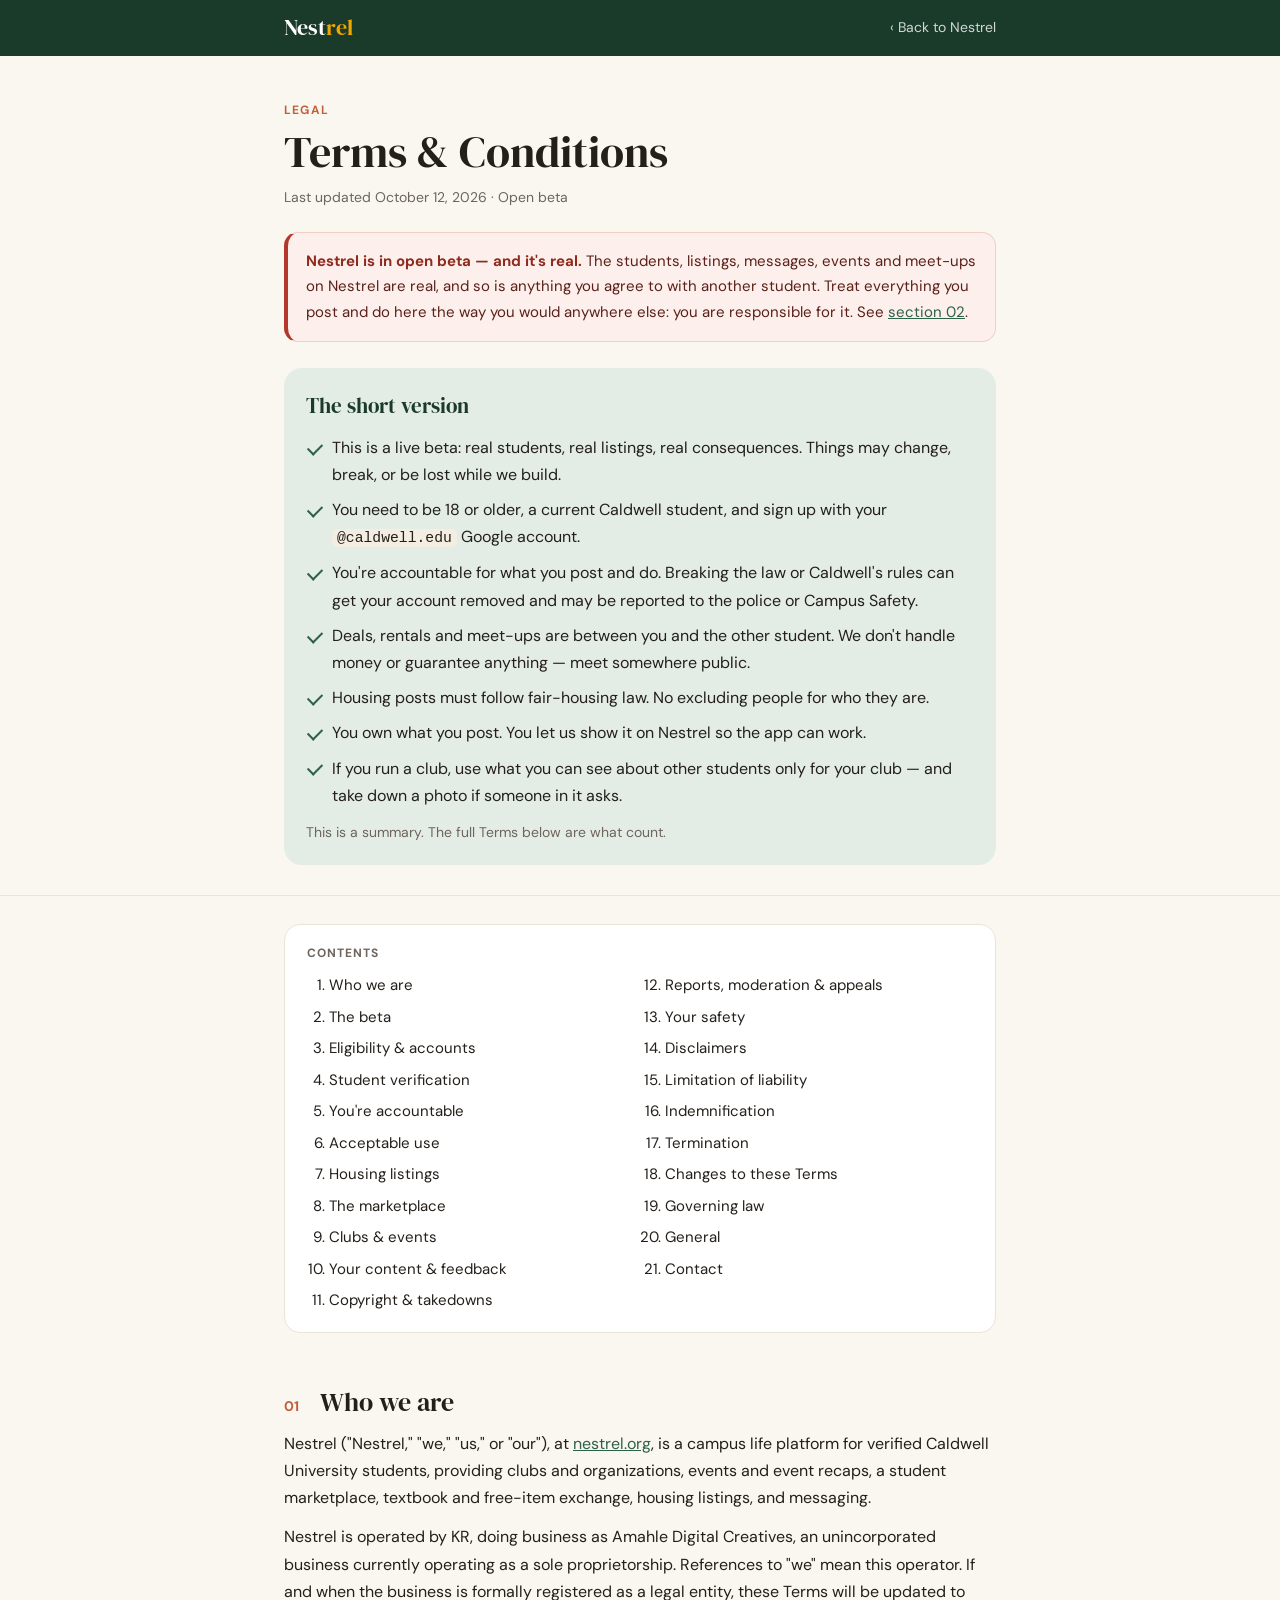
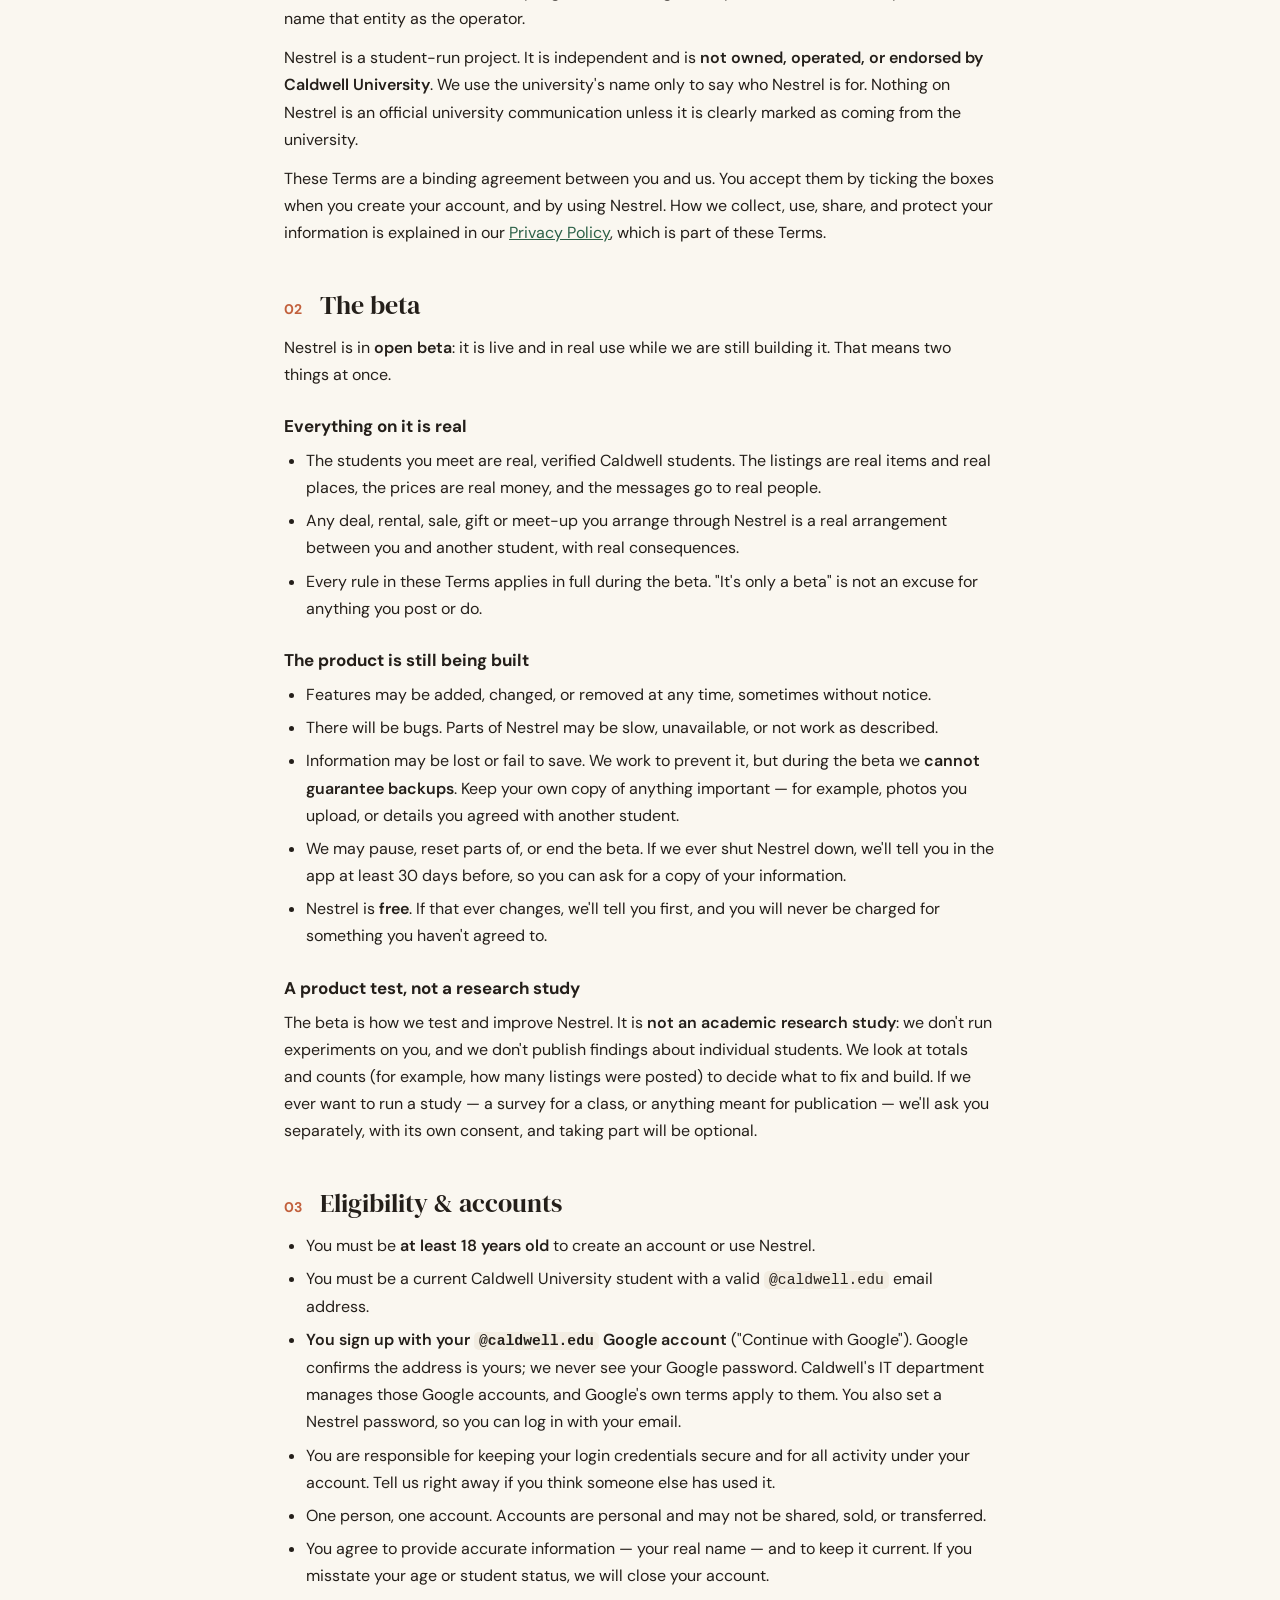
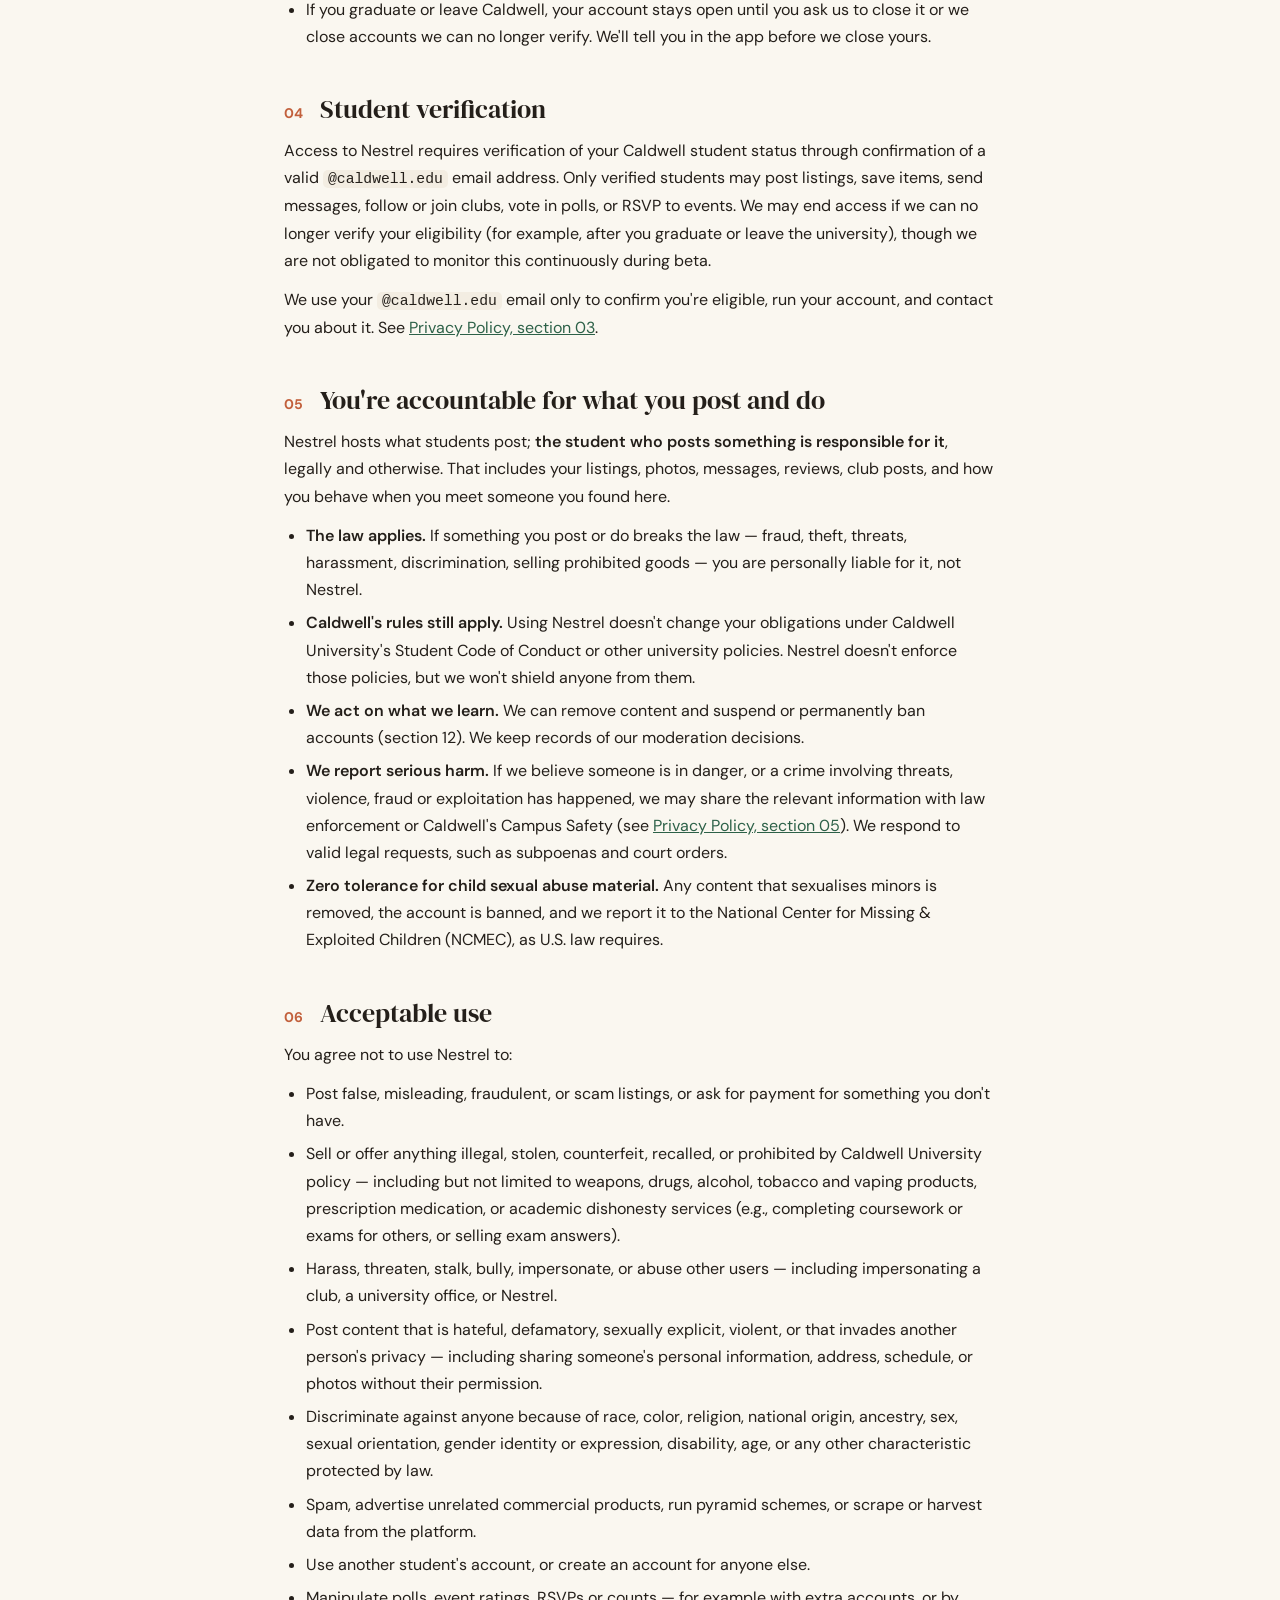
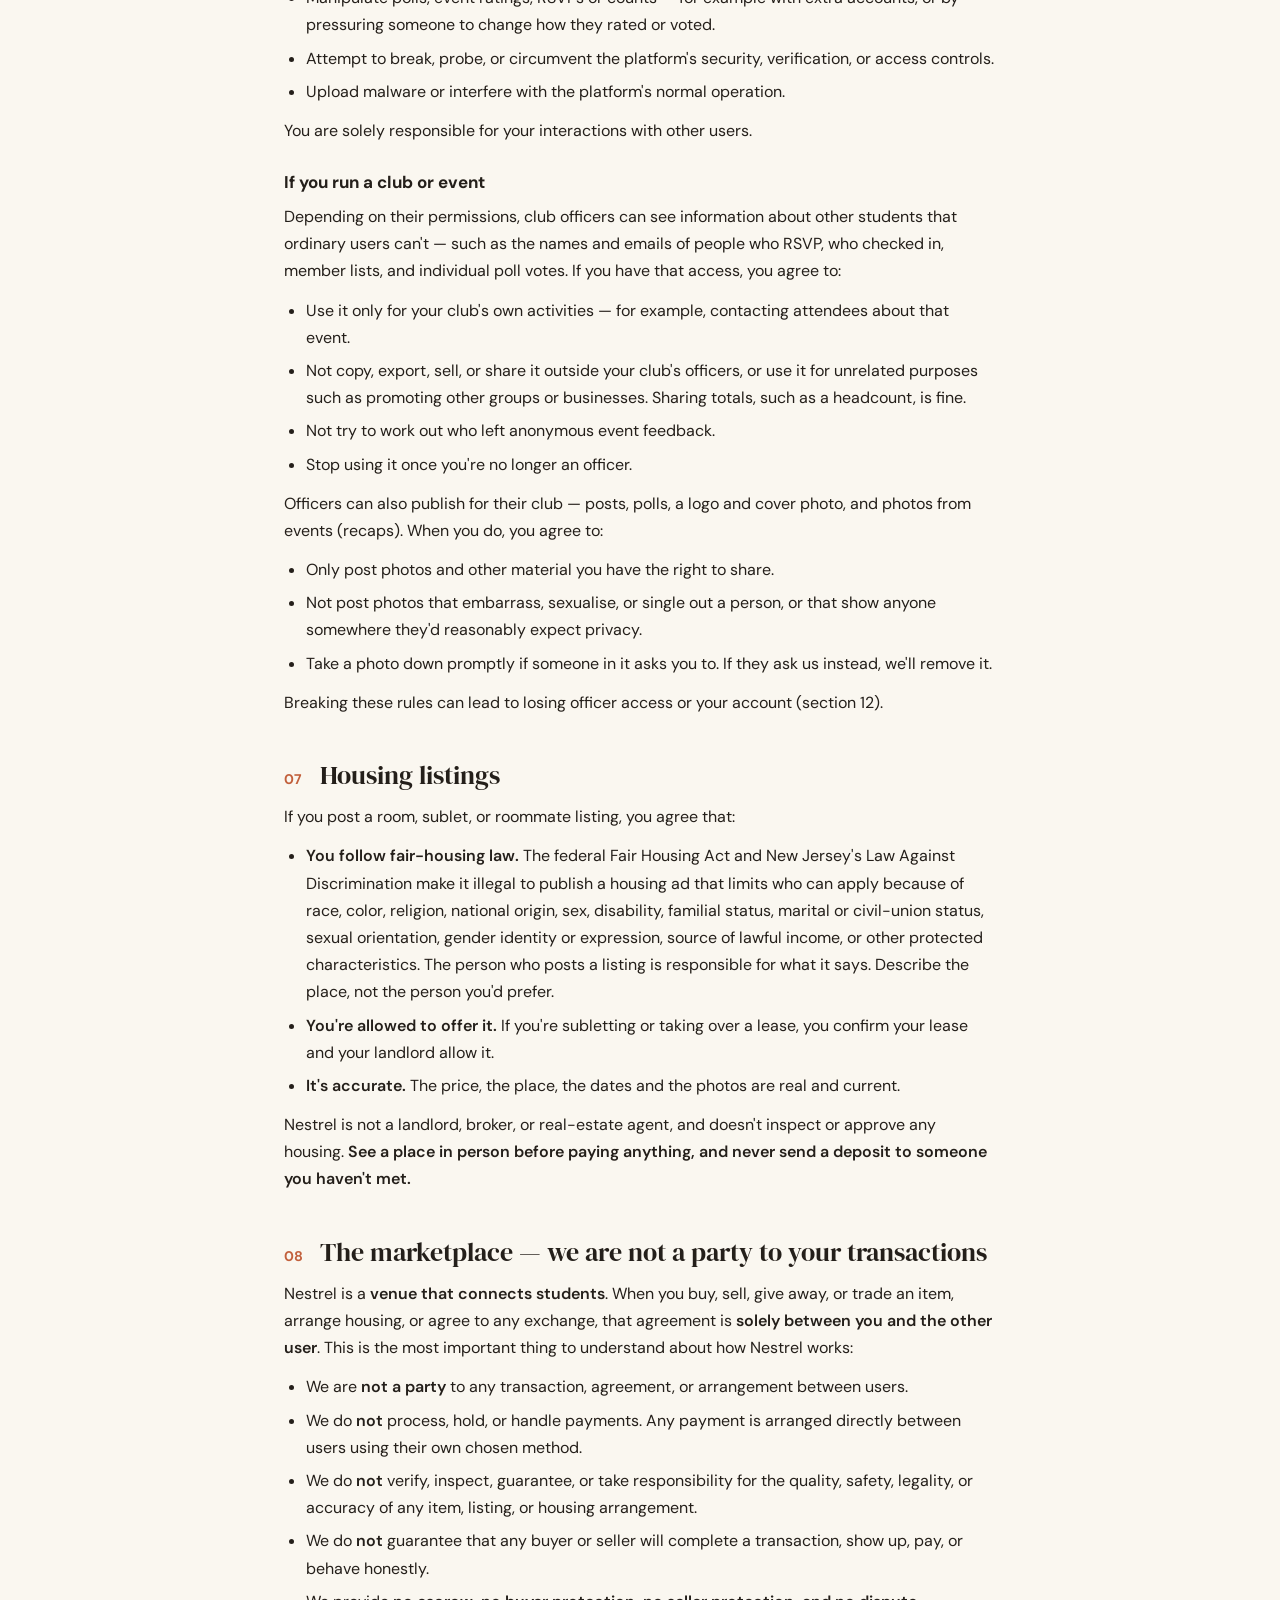
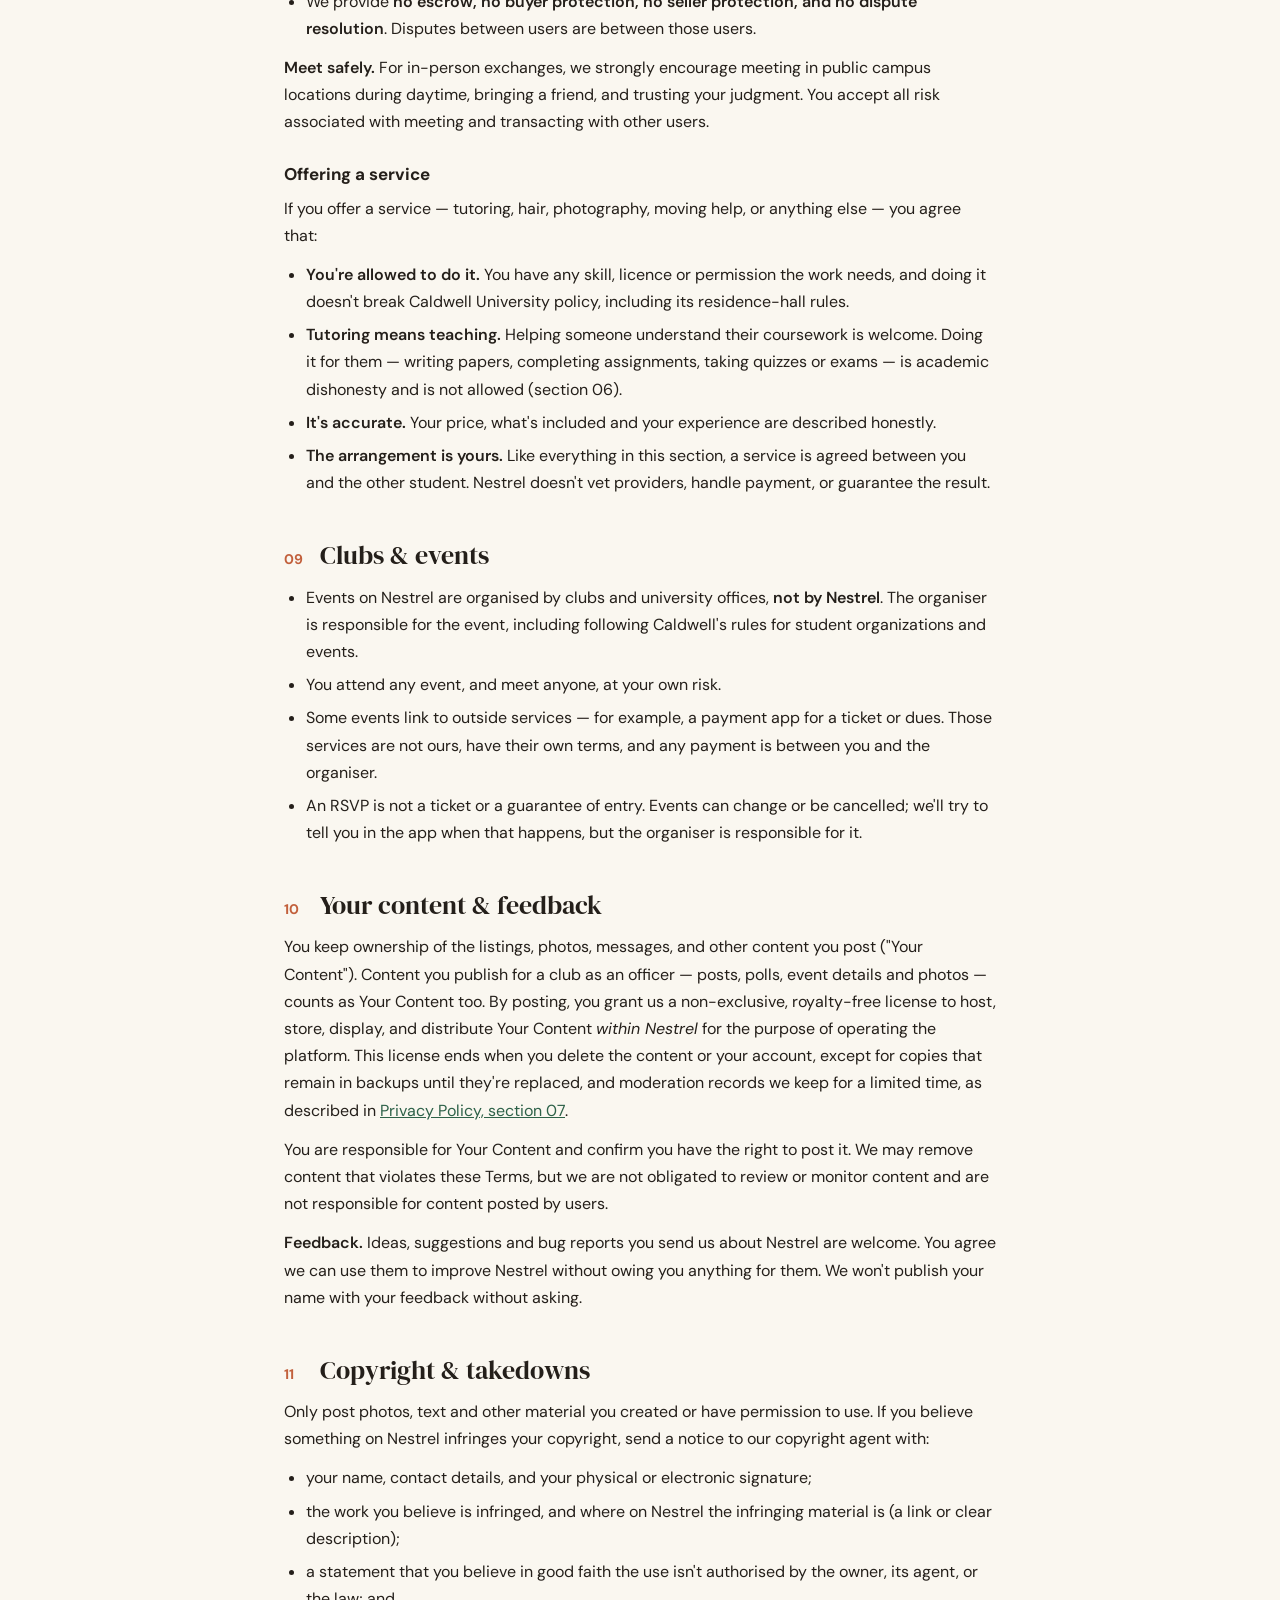
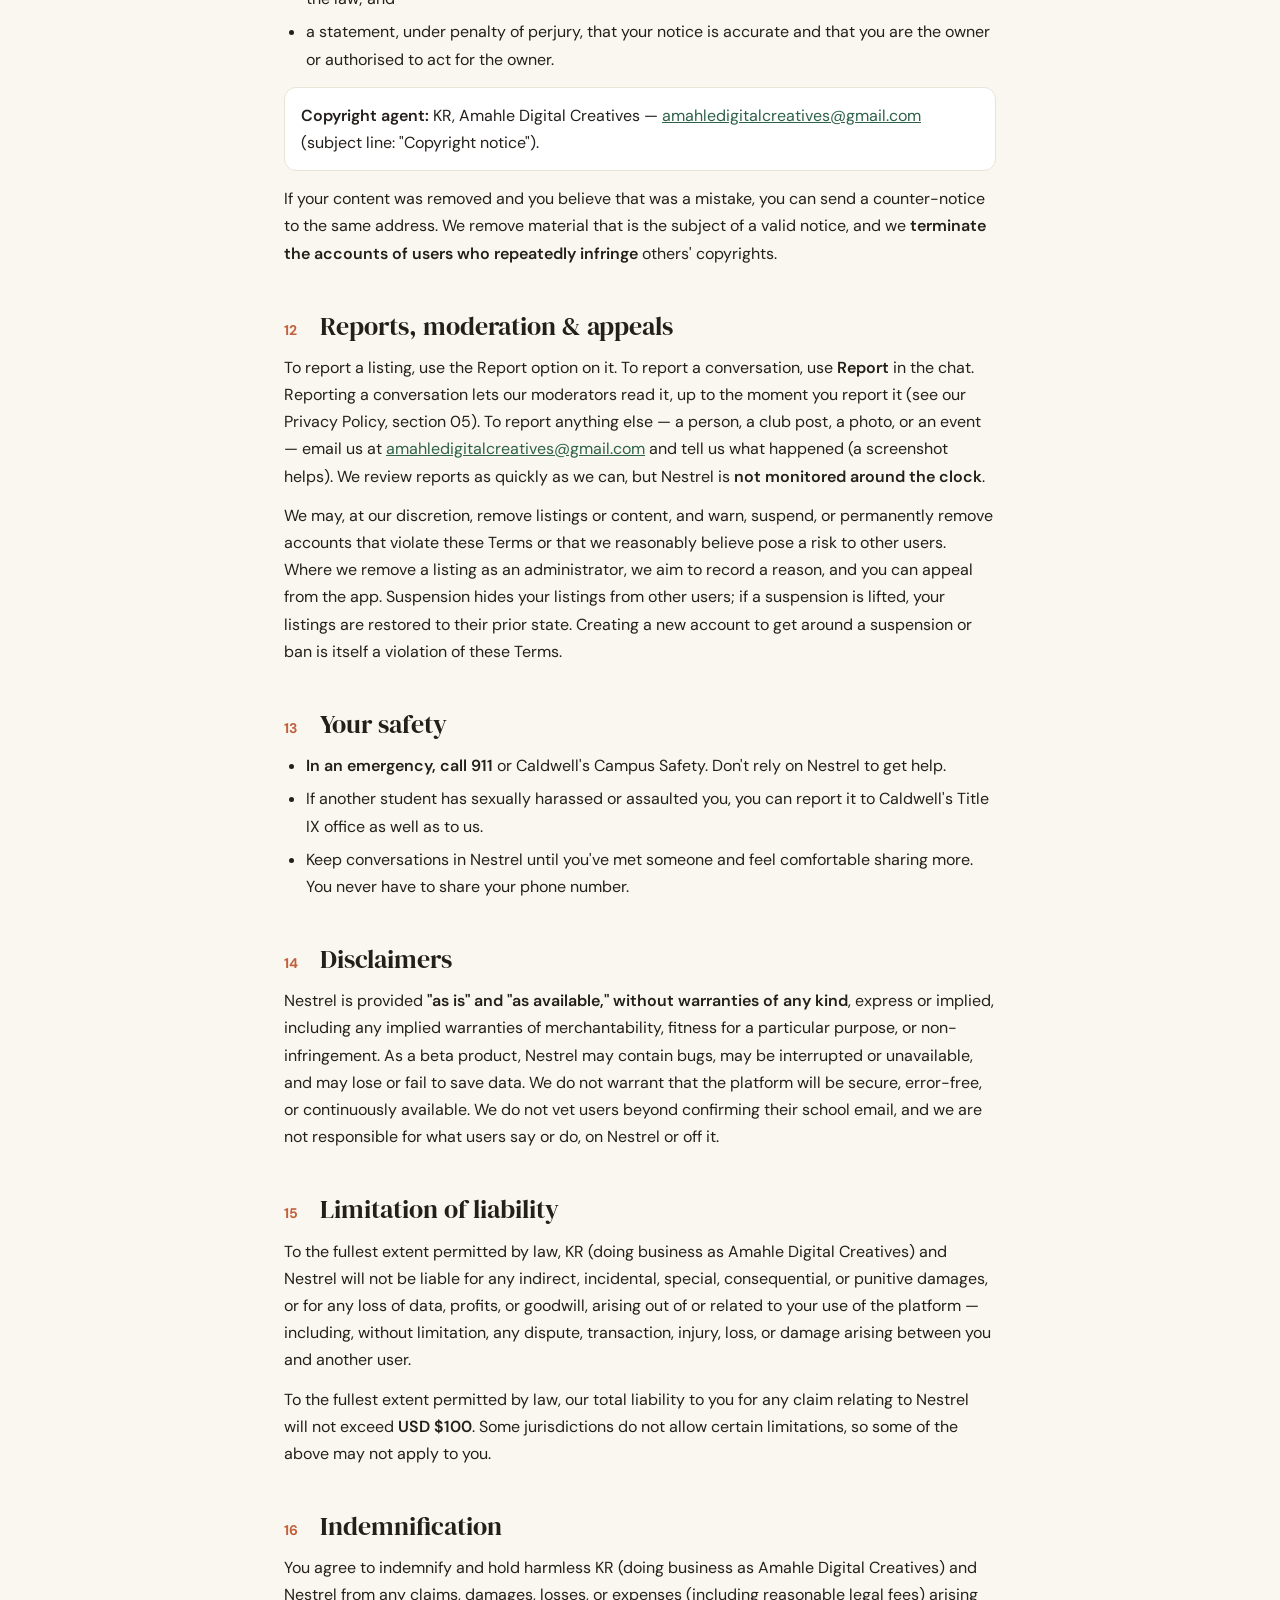
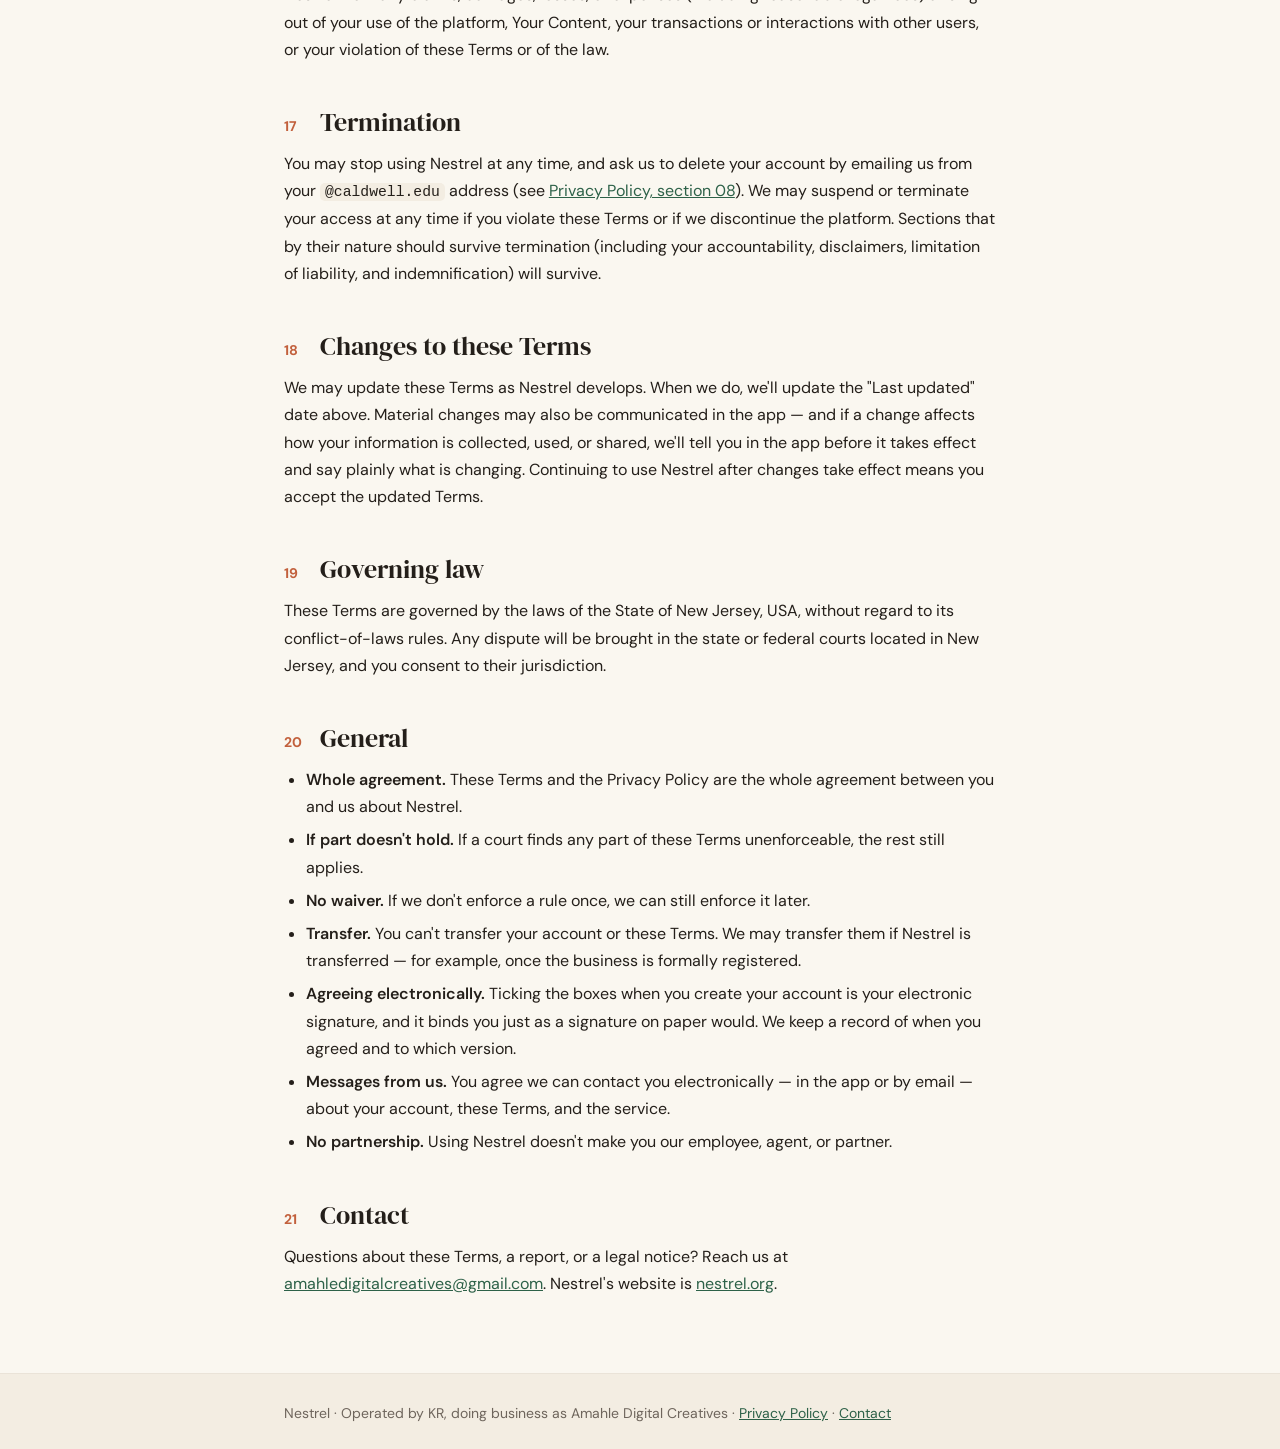
<file: terms.html>
<!DOCTYPE html>
<html lang="en">
<head>
<meta charset="UTF-8">
<meta name="viewport" content="width=device-width, initial-scale=1.0">
<title>Terms &amp; Conditions — Nestrel</title>
<link rel="preconnect" href="https://fonts.googleapis.com">
<link href="https://fonts.googleapis.com/css2?family=DM+Sans:wght@400;500;600;700&family=DM+Serif+Display&display=swap" rel="stylesheet">
<style>
  /* Nestrel's own colours and type (the same values as styles.css), so the legal pages read as
     part of the app rather than as a document from somewhere else. Kept in this file on purpose:
     the page must stand on its own, and styles.css is the app's. terms.html and privacy.html
     carry the same block. */
  :root{
    --brand:#1a3a2a;--brand-mid:#2d6148;--brand-pale:#e4ede5;
    --accent:#f0a500;--accent-warm:#c2603c;--accent-pale:#fdf3df;
    --text:#241f1a;--muted:#6e655c;--line:#eae3d8;--bg:#faf7f0;--band:#f3ede2;--surface:#fff;
  }
  *{box-sizing:border-box;}
  html{scroll-behavior:smooth;}
  body{margin:0;background:var(--bg);color:var(--text);font-family:'DM Sans',-apple-system,"Segoe UI",Roboto,Helvetica,Arial,sans-serif;
    line-height:1.7;font-size:16px;}
  .wrap{max-width:760px;margin:0 auto;padding:0 24px;}
  .topbar{background:var(--brand);}
  .topbar .wrap{display:flex;align-items:center;justify-content:space-between;height:56px;}
  .wordmark{font-family:'DM Serif Display',Georgia,serif;font-size:22px;color:#fff;text-decoration:none;}
  .wordmark span{color:var(--accent);}
  .back{color:rgba(255,255,255,.8);font-size:14px;text-decoration:none;}
  .back:hover{color:#fff;}
  header.masthead{border-bottom:1px solid var(--line);}
  .masthead .wrap{padding-top:44px;padding-bottom:30px;}
  .kicker{margin:0 0 8px;font-size:12px;font-weight:700;letter-spacing:.1em;text-transform:uppercase;color:var(--accent-warm);}
  h1{font-family:'DM Serif Display',Georgia,serif;font-weight:400;font-size:44px;line-height:1.08;margin:0 0 10px;color:var(--text);}
  .updated{color:var(--muted);font-size:14px;margin:0;}
  .short{margin:26px 0 0;padding:20px 22px;border-radius:18px;background:var(--brand-pale);}
  .short-title{margin:0 0 10px;font-family:'DM Serif Display',Georgia,serif;font-size:21px;color:var(--brand);}
  .short ul{margin:0;padding:0;list-style:none;}
  .short li{position:relative;margin:0 0 8px;padding-left:26px;}
  .short li::before{content:'';position:absolute;left:2px;top:.55em;width:12px;height:7px;border-left:2px solid var(--brand-mid);
    border-bottom:2px solid var(--brand-mid);transform:rotate(-45deg);}
  .short-foot{margin:12px 0 0;font-size:14px;color:var(--muted);}
  .toc{margin:28px auto 0;padding:18px 22px;background:var(--surface);border:1px solid var(--line);border-radius:16px;font-size:15px;}
  .toc-title{text-transform:uppercase;letter-spacing:.08em;font-size:12px;color:var(--muted);font-weight:700;margin:0 0 10px;}
  .toc ol{margin:0;padding-left:22px;columns:2;column-gap:28px;}
  .toc a{text-decoration:none;color:var(--text);}
  .toc a:hover{color:var(--accent-warm);}
  main .wrap{padding-top:10px;padding-bottom:64px;}
  h2{font-family:'DM Serif Display',Georgia,serif;font-weight:400;font-size:26px;line-height:1.2;margin:44px 0 12px;
    display:flex;gap:12px;align-items:baseline;scroll-margin-top:16px;}
  h2 .num{font-family:'DM Sans',sans-serif;color:var(--accent-warm);font-variant-numeric:tabular-nums;font-size:14px;font-weight:700;min-width:24px;}
  h3{font-size:17px;margin:24px 0 6px;}
  p{margin:0 0 12px;}
  ul{margin:0 0 12px;padding-left:22px;}
  li{margin:0 0 6px;}
  a{color:var(--brand-mid);}
  strong{font-weight:600;}
  code{font-size:.92em;background:var(--band);padding:1px 5px;border-radius:5px;}
  footer{border-top:1px solid var(--line);background:var(--band);}
  footer .wrap{padding:28px 24px;font-size:14px;color:var(--muted);}
  .beta{margin:22px 0 0;padding:16px 18px;border-radius:14px;background:#fdf0ec;border:1px solid #f1cfc4;border-left:4px solid #b3372a;color:#5a2019;font-size:15px;}
  .beta b{color:#8f2a1f;}
  .callout{margin:14px 0;padding:14px 16px;border-radius:12px;background:var(--surface);border:1px solid var(--line);}
  @media(max-width:560px){.toc ol{columns:1;}h1{font-size:34px;}h2{font-size:23px;}}
</style>
</head>
<body>
<div class="topbar">
  <div class="wrap">
    <a class="wordmark" href="/">Nest<span>rel</span></a>
    <a class="back" href="/">&#8249; Back to Nestrel</a>
  </div>
</div>

<header class="masthead">
  <div class="wrap">
    <p class="kicker">Legal</p>
    <h1>Terms &amp; Conditions</h1>
    <p class="updated">Last updated October 12, 2026 · Open beta</p>

    <div class="beta" role="note">
      <b>Nestrel is in open beta — and it's real.</b> The students, listings, messages, events and
      meet-ups on Nestrel are real, and so is anything you agree to with another student. Treat
      everything you post and do here the way you would anywhere else: you are responsible for it.
      See <a href="#beta">section 02</a>.
    </div>

    <!-- The short version: what a student needs to know, in plain words. It summarises; the full
         Terms below are what apply. -->
    <div class="short">
      <p class="short-title">The short version</p>
      <ul>
        <li>This is a live beta: real students, real listings, real consequences. Things may change, break, or be lost while we build.</li>
        <li>You need to be 18 or older, a current Caldwell student, and sign up with your <code>@caldwell.edu</code> Google account.</li>
        <li>You're accountable for what you post and do. Breaking the law or Caldwell's rules can get your account removed and may be reported to the police or Campus Safety.</li>
        <li>Deals, rentals and meet-ups are between you and the other student. We don't handle money or guarantee anything — meet somewhere public.</li>
        <li>Housing posts must follow fair-housing law. No excluding people for who they are.</li>
        <li>You own what you post. You let us show it on Nestrel so the app can work.</li>
        <li>If you run a club, use what you can see about other students only for your club — and take down a photo if someone in it asks.</li>
      </ul>
      <p class="short-foot">This is a summary. The full Terms below are what count.</p>
    </div>
  </div>
</header>

<nav class="wrap" aria-label="Contents">
  <div class="toc">
    <p class="toc-title">Contents</p>
    <ol>
      <li><a href="#who">Who we are</a></li>
      <li><a href="#beta">The beta</a></li>
      <li><a href="#eligibility">Eligibility &amp; accounts</a></li>
      <li><a href="#verification">Student verification</a></li>
      <li><a href="#accountable">You're accountable</a></li>
      <li><a href="#conduct">Acceptable use</a></li>
      <li><a href="#housing">Housing listings</a></li>
      <li><a href="#marketplace">The marketplace</a></li>
      <li><a href="#events">Clubs &amp; events</a></li>
      <li><a href="#content">Your content &amp; feedback</a></li>
      <li><a href="#copyright">Copyright &amp; takedowns</a></li>
      <li><a href="#moderation">Reports, moderation &amp; appeals</a></li>
      <li><a href="#safety">Your safety</a></li>
      <li><a href="#disclaimers">Disclaimers</a></li>
      <li><a href="#liability">Limitation of liability</a></li>
      <li><a href="#indemnity">Indemnification</a></li>
      <li><a href="#termination">Termination</a></li>
      <li><a href="#changes">Changes to these Terms</a></li>
      <li><a href="#law">Governing law</a></li>
      <li><a href="#general">General</a></li>
      <li><a href="#contact">Contact</a></li>
    </ol>
  </div>
</nav>

<main>
<div class="wrap">

  <h2 id="who"><span class="num">01</span> Who we are</h2>
  <p>
    Nestrel ("Nestrel," "we," "us," or "our"), at <a href="https://nestrel.org">nestrel.org</a>,
    is a campus life platform for verified Caldwell University students, providing clubs and organizations, events and event
    recaps, a student marketplace, textbook and free-item exchange, housing listings, and
    messaging.
  </p>
  <p>
    Nestrel is operated by KR, doing business as Amahle Digital Creatives, an unincorporated
    business currently operating as a sole proprietorship. References to "we" mean this
    operator. If and when the business is formally registered as a legal entity, these Terms
    will be updated to name that entity as the operator.
  </p>
  <p>
    Nestrel is a student-run project. It is independent and is <strong>not owned, operated,
    or endorsed by Caldwell University</strong>. We use the university's name only to say who
    Nestrel is for. Nothing on Nestrel is an official university communication unless it is
    clearly marked as coming from the university.
  </p>
  <p>
    These Terms are a binding agreement between you and us. You accept them by ticking the boxes
    when you create your account, and by using Nestrel. How we collect, use, share, and protect
    your information is explained in our <a href="/privacy.html">Privacy Policy</a>, which is
    part of these Terms.
  </p>

  <h2 id="beta"><span class="num">02</span> The beta</h2>
  <p>
    Nestrel is in <strong>open beta</strong>: it is live and in real use while we are still
    building it. That means two things at once.
  </p>
  <h3>Everything on it is real</h3>
  <ul>
    <li>The students you meet are real, verified Caldwell students. The listings are real items and real places, the prices are real money, and the messages go to real people.</li>
    <li>Any deal, rental, sale, gift or meet-up you arrange through Nestrel is a real arrangement between you and another student, with real consequences.</li>
    <li>Every rule in these Terms applies in full during the beta. "It's only a beta" is not an excuse for anything you post or do.</li>
  </ul>
  <h3>The product is still being built</h3>
  <ul>
    <li>Features may be added, changed, or removed at any time, sometimes without notice.</li>
    <li>There will be bugs. Parts of Nestrel may be slow, unavailable, or not work as described.</li>
    <li>Information may be lost or fail to save. We work to prevent it, but during the beta we <strong>cannot guarantee backups</strong>. Keep your own copy of anything important — for example, photos you upload, or details you agreed with another student.</li>
    <li>We may pause, reset parts of, or end the beta. If we ever shut Nestrel down, we'll tell you in the app at least 30 days before, so you can ask for a copy of your information.</li>
    <li>Nestrel is <strong>free</strong>. If that ever changes, we'll tell you first, and you will never be charged for something you haven't agreed to.</li>
  </ul>
  <h3>A product test, not a research study</h3>
  <p>
    The beta is how we test and improve Nestrel. It is <strong>not an academic research
    study</strong>: we don't run experiments on you, and we don't publish findings about
    individual students. We look at totals and counts (for example, how many listings were
    posted) to decide what to fix and build. If we ever want to run a study — a survey for a
    class, or anything meant for publication — we'll ask you separately, with its own consent,
    and taking part will be optional.
  </p>

  <h2 id="eligibility"><span class="num">03</span> Eligibility &amp; accounts</h2>
  <ul>
    <li>You must be <strong>at least 18 years old</strong> to create an account or use Nestrel.</li>
    <li>You must be a current Caldwell University student with a valid <code>@caldwell.edu</code> email address.</li>
    <li><strong>You sign up with your <code>@caldwell.edu</code> Google account</strong> ("Continue with Google"). Google confirms the address is yours; we never see your Google password. Caldwell's IT department manages those Google accounts, and Google's own terms apply to them. You also set a Nestrel password, so you can log in with your email.</li>
    <li>You are responsible for keeping your login credentials secure and for all activity under your account. Tell us right away if you think someone else has used it.</li>
    <li>One person, one account. Accounts are personal and may not be shared, sold, or transferred.</li>
    <li>You agree to provide accurate information — your real name — and to keep it current. If you misstate your age or student status, we will close your account.</li>
    <li>If you graduate or leave Caldwell, your account stays open until you ask us to close it or we close accounts we can no longer verify. We'll tell you in the app before we close yours.</li>
  </ul>

  <h2 id="verification"><span class="num">04</span> Student verification</h2>
  <p>
    Access to Nestrel requires verification of your Caldwell student status through
    confirmation of a valid <code>@caldwell.edu</code> email address. Only verified students
    may post listings, save items, send messages, follow or join clubs, vote in polls, or RSVP to
    events. We may end access if we can no longer verify your eligibility (for example, after
    you graduate or leave the university), though we are not obligated to monitor this
    continuously during beta.
  </p>
  <p>
    We use your <code>@caldwell.edu</code> email only to confirm you're eligible, run your
    account, and contact you about it. See
    <a href="/privacy.html#use">Privacy Policy, section 03</a>.
  </p>

  <h2 id="accountable"><span class="num">05</span> You're accountable for what you post and do</h2>
  <p>
    Nestrel hosts what students post; <strong>the student who posts something is responsible for
    it</strong>, legally and otherwise. That includes your listings, photos, messages, reviews,
    club posts, and how you behave when you meet someone you found here.
  </p>
  <ul>
    <li><strong>The law applies.</strong> If something you post or do breaks the law — fraud, theft, threats, harassment, discrimination, selling prohibited goods — you are personally liable for it, not Nestrel.</li>
    <li><strong>Caldwell's rules still apply.</strong> Using Nestrel doesn't change your obligations under Caldwell University's Student Code of Conduct or other university policies. Nestrel doesn't enforce those policies, but we won't shield anyone from them.</li>
    <li><strong>We act on what we learn.</strong> We can remove content and suspend or permanently ban accounts (section 12). We keep records of our moderation decisions.</li>
    <li><strong>We report serious harm.</strong> If we believe someone is in danger, or a crime involving threats, violence, fraud or exploitation has happened, we may share the relevant information with law enforcement or Caldwell's Campus Safety (see <a href="/privacy.html#share">Privacy Policy, section 05</a>). We respond to valid legal requests, such as subpoenas and court orders.</li>
    <li><strong>Zero tolerance for child sexual abuse material.</strong> Any content that sexualises minors is removed, the account is banned, and we report it to the National Center for Missing &amp; Exploited Children (NCMEC), as U.S. law requires.</li>
  </ul>

  <h2 id="conduct"><span class="num">06</span> Acceptable use</h2>
  <p>You agree not to use Nestrel to:</p>
  <ul>
    <li>Post false, misleading, fraudulent, or scam listings, or ask for payment for something you don't have.</li>
    <li>Sell or offer anything illegal, stolen, counterfeit, recalled, or prohibited by Caldwell University policy — including but not limited to weapons, drugs, alcohol, tobacco and vaping products, prescription medication, or academic dishonesty services (e.g., completing coursework or exams for others, or selling exam answers).</li>
    <li>Harass, threaten, stalk, bully, impersonate, or abuse other users — including impersonating a club, a university office, or Nestrel.</li>
    <li>Post content that is hateful, defamatory, sexually explicit, violent, or that invades another person's privacy — including sharing someone's personal information, address, schedule, or photos without their permission.</li>
    <li>Discriminate against anyone because of race, color, religion, national origin, ancestry, sex, sexual orientation, gender identity or expression, disability, age, or any other characteristic protected by law.</li>
    <li>Spam, advertise unrelated commercial products, run pyramid schemes, or scrape or harvest data from the platform.</li>
    <li>Use another student's account, or create an account for anyone else.</li>
    <li>Manipulate polls, event ratings, RSVPs or counts — for example with extra accounts, or by pressuring someone to change how they rated or voted.</li>
    <li>Attempt to break, probe, or circumvent the platform's security, verification, or access controls.</li>
    <li>Upload malware or interfere with the platform's normal operation.</li>
  </ul>
  <p>You are solely responsible for your interactions with other users.</p>

  <h3>If you run a club or event</h3>
  <p>
    Depending on their permissions, club officers can see information about other students that ordinary users can't — such as
    the names and emails of people who RSVP, who checked in, member lists, and individual poll
    votes. If you have that access, you agree to:
  </p>
  <ul>
    <li>Use it only for your club's own activities — for example, contacting attendees about that event.</li>
    <li>Not copy, export, sell, or share it outside your club's officers, or use it for unrelated purposes such as promoting other groups or businesses. Sharing totals, such as a headcount, is fine.</li>
    <li>Not try to work out who left anonymous event feedback.</li>
    <li>Stop using it once you're no longer an officer.</li>
  </ul>
  <p>Officers can also publish for their club — posts, polls, a logo and cover photo, and photos from events (recaps). When you do, you agree to:</p>
  <ul>
    <li>Only post photos and other material you have the right to share.</li>
    <li>Not post photos that embarrass, sexualise, or single out a person, or that show anyone somewhere they'd reasonably expect privacy.</li>
    <li>Take a photo down promptly if someone in it asks you to. If they ask us instead, we'll remove it.</li>
  </ul>
  <p>
    Breaking these rules can lead to losing officer access or your account (section 12).
  </p>

  <h2 id="housing"><span class="num">07</span> Housing listings</h2>
  <p>If you post a room, sublet, or roommate listing, you agree that:</p>
  <ul>
    <li><strong>You follow fair-housing law.</strong> The federal Fair Housing Act and New Jersey's Law Against Discrimination make it illegal to publish a housing ad that limits who can apply because of race, color, religion, national origin, sex, disability, familial status, marital or civil-union status, sexual orientation, gender identity or expression, source of lawful income, or other protected characteristics. The person who posts a listing is responsible for what it says. Describe the place, not the person you'd prefer.</li>
    <li><strong>You're allowed to offer it.</strong> If you're subletting or taking over a lease, you confirm your lease and your landlord allow it.</li>
    <li><strong>It's accurate.</strong> The price, the place, the dates and the photos are real and current.</li>
  </ul>
  <p>
    Nestrel is not a landlord, broker, or real-estate agent, and doesn't inspect or approve any
    housing. <strong>See a place in person before paying anything, and never send a deposit to
    someone you haven't met.</strong>
  </p>

  <h2 id="marketplace"><span class="num">08</span> The marketplace — we are not a party to your transactions</h2>
  <p>
    Nestrel is a <strong>venue that connects students</strong>. When you buy, sell, give
    away, or trade an item, arrange housing, or agree to any exchange, that agreement is
    <strong>solely between you and the other user</strong>. This is the most important thing
    to understand about how Nestrel works:
  </p>
  <ul>
    <li>We are <strong>not a party</strong> to any transaction, agreement, or arrangement between users.</li>
    <li>We do <strong>not</strong> process, hold, or handle payments. Any payment is arranged directly between users using their own chosen method.</li>
    <li>We do <strong>not</strong> verify, inspect, guarantee, or take responsibility for the quality, safety, legality, or accuracy of any item, listing, or housing arrangement.</li>
    <li>We do <strong>not</strong> guarantee that any buyer or seller will complete a transaction, show up, pay, or behave honestly.</li>
    <li>We provide <strong>no escrow, no buyer protection, no seller protection, and no dispute resolution</strong>. Disputes between users are between those users.</li>
  </ul>
  <p>
    <strong>Meet safely.</strong> For in-person exchanges, we strongly encourage meeting in
    public campus locations during daytime, bringing a friend, and trusting your judgment.
    You accept all risk associated with meeting and transacting with other users.
  </p>
  <h3>Offering a service</h3>
  <p>If you offer a service — tutoring, hair, photography, moving help, or anything else — you agree that:</p>
  <ul>
    <li><strong>You're allowed to do it.</strong> You have any skill, licence or permission the work needs, and doing it doesn't break Caldwell University policy, including its residence-hall rules.</li>
    <li><strong>Tutoring means teaching.</strong> Helping someone understand their coursework is welcome. Doing it for them — writing papers, completing assignments, taking quizzes or exams — is academic dishonesty and is not allowed (section 06).</li>
    <li><strong>It's accurate.</strong> Your price, what's included and your experience are described honestly.</li>
    <li><strong>The arrangement is yours.</strong> Like everything in this section, a service is agreed between you and the other student. Nestrel doesn't vet providers, handle payment, or guarantee the result.</li>
  </ul>

  <h2 id="events"><span class="num">09</span> Clubs &amp; events</h2>
  <ul>
    <li>Events on Nestrel are organised by clubs and university offices, <strong>not by Nestrel</strong>. The organiser is responsible for the event, including following Caldwell's rules for student organizations and events.</li>
    <li>You attend any event, and meet anyone, at your own risk.</li>
    <li>Some events link to outside services — for example, a payment app for a ticket or dues. Those services are not ours, have their own terms, and any payment is between you and the organiser.</li>
    <li>An RSVP is not a ticket or a guarantee of entry. Events can change or be cancelled; we'll try to tell you in the app when that happens, but the organiser is responsible for it.</li>
  </ul>

  <h2 id="content"><span class="num">10</span> Your content &amp; feedback</h2>
  <p>
    You keep ownership of the listings, photos, messages, and other content you post ("Your
    Content"). Content you publish for a club as an officer — posts, polls, event details and
    photos — counts as Your Content too. By posting, you grant us a non-exclusive, royalty-free
    license to host, store, display, and distribute Your Content <em>within Nestrel</em> for
    the purpose of operating the platform. This license ends when you delete the content or
    your account, except for copies that remain in backups until they're replaced, and
    moderation records we keep for a limited time, as described in
    <a href="/privacy.html#retention">Privacy Policy, section 07</a>.
  </p>
  <p>
    You are responsible for Your Content and confirm you have the right to post it. We may
    remove content that violates these Terms, but we are not obligated to review or monitor
    content and are not responsible for content posted by users.
  </p>
  <p>
    <strong>Feedback.</strong> Ideas, suggestions and bug reports you send us about Nestrel are
    welcome. You agree we can use them to improve Nestrel without owing you anything for them.
    We won't publish your name with your feedback without asking.
  </p>

  <h2 id="copyright"><span class="num">11</span> Copyright &amp; takedowns</h2>
  <p>
    Only post photos, text and other material you created or have permission to use. If you
    believe something on Nestrel infringes your copyright, send a notice to our copyright agent
    with:
  </p>
  <ul>
    <li>your name, contact details, and your physical or electronic signature;</li>
    <li>the work you believe is infringed, and where on Nestrel the infringing material is (a link or clear description);</li>
    <li>a statement that you believe in good faith the use isn't authorised by the owner, its agent, or the law; and</li>
    <li>a statement, under penalty of perjury, that your notice is accurate and that you are the owner or authorised to act for the owner.</li>
  </ul>
  <div class="callout">
    <strong>Copyright agent:</strong> KR, Amahle Digital Creatives —
    <a href="mailto:amahledigitalcreatives@gmail.com?subject=Copyright%20notice">amahledigitalcreatives@gmail.com</a>
    (subject line: "Copyright notice").
  </div>
  <p>
    If your content was removed and you believe that was a mistake, you can send a
    counter-notice to the same address. We remove material that is the subject of a valid
    notice, and we <strong>terminate the accounts of users who repeatedly infringe</strong>
    others' copyrights.
  </p>

  <h2 id="moderation"><span class="num">12</span> Reports, moderation &amp; appeals</h2>
  <p>
    To report a listing, use the Report option on it. To report a conversation, use
    <strong>Report</strong> in the chat. Reporting a conversation lets our moderators read it,
    up to the moment you report it (see our Privacy Policy, section 05). To report anything
    else — a person, a club post, a photo, or an event — email us at
    <a href="mailto:amahledigitalcreatives@gmail.com?subject=Report">amahledigitalcreatives@gmail.com</a>
    and tell us what happened (a screenshot helps). We review reports as quickly as we can, but
    Nestrel is <strong>not monitored around the clock</strong>.
  </p>
  <p>
    We may, at our discretion, remove listings or content, and warn, suspend, or permanently
    remove accounts that violate these Terms or that we reasonably believe pose a risk to other
    users. Where we remove a listing as an administrator, we aim to record a reason, and you can
    appeal from the app. Suspension hides your listings from other users; if a suspension is
    lifted, your listings are restored to their prior state. Creating a new account to get
    around a suspension or ban is itself a violation of these Terms.
  </p>

  <h2 id="safety"><span class="num">13</span> Your safety</h2>
  <ul>
    <li><strong>In an emergency, call 911</strong> or Caldwell's Campus Safety. Don't rely on Nestrel to get help.</li>
    <li>If another student has sexually harassed or assaulted you, you can report it to Caldwell's Title IX office as well as to us.</li>
    <li>Keep conversations in Nestrel until you've met someone and feel comfortable sharing more. You never have to share your phone number.</li>
  </ul>

  <h2 id="disclaimers"><span class="num">14</span> Disclaimers</h2>
  <p>
    Nestrel is provided <strong>"as is" and "as available," without warranties of any
    kind</strong>, express or implied, including any implied warranties of merchantability,
    fitness for a particular purpose, or non-infringement. As a beta product, Nestrel may
    contain bugs, may be interrupted or unavailable, and may lose or fail to save data. We do
    not warrant that the platform will be secure, error-free, or continuously available. We do
    not vet users beyond confirming their school email, and we are not responsible for what
    users say or do, on Nestrel or off it.
  </p>

  <h2 id="liability"><span class="num">15</span> Limitation of liability</h2>
  <p>
    To the fullest extent permitted by law, KR (doing business as Amahle Digital Creatives)
    and Nestrel will not be liable for any indirect, incidental, special, consequential,
    or punitive damages, or for any loss of data, profits, or goodwill, arising out of or
    related to your use of the platform — including, without limitation, any dispute,
    transaction, injury, loss, or damage arising between you and another user.
  </p>
  <p>
    To the fullest extent permitted by law, our total liability to you for any claim relating
    to Nestrel will not exceed <strong>USD $100</strong>. Some jurisdictions do not allow
    certain limitations, so some of the above may not apply to you.
  </p>

  <h2 id="indemnity"><span class="num">16</span> Indemnification</h2>
  <p>
    You agree to indemnify and hold harmless KR (doing business as Amahle Digital Creatives)
    and Nestrel from any claims, damages, losses, or expenses (including reasonable legal
    fees) arising out of your use of the platform, Your Content, your transactions or
    interactions with other users, or your violation of these Terms or of the law.
  </p>

  <h2 id="termination"><span class="num">17</span> Termination</h2>
  <p>
    You may stop using Nestrel at any time, and ask us to delete your account by emailing us
    from your <code>@caldwell.edu</code> address (see <a href="/privacy.html#rights">Privacy
    Policy, section 08</a>). We may suspend or terminate your access at any time if you violate these Terms or if we discontinue the
    platform. Sections that by their nature should survive termination (including your
    accountability, disclaimers, limitation of liability, and indemnification) will survive.
  </p>

  <h2 id="changes"><span class="num">18</span> Changes to these Terms</h2>
  <p>
    We may update these Terms as Nestrel develops. When we do, we'll update the "Last
    updated" date above. Material changes may also be communicated in the app — and if a change
    affects how your information is collected, used, or shared, we'll tell you in the app before
    it takes effect and say plainly what is changing. Continuing to use Nestrel after changes
    take effect means you accept the updated Terms.
  </p>

  <h2 id="law"><span class="num">19</span> Governing law</h2>
  <p>
    These Terms are governed by the laws of the State of New Jersey, USA, without regard to
    its conflict-of-laws rules. Any dispute will be brought in the state or federal courts
    located in New Jersey, and you consent to their jurisdiction.
  </p>

  <h2 id="general"><span class="num">20</span> General</h2>
  <ul>
    <li><strong>Whole agreement.</strong> These Terms and the Privacy Policy are the whole agreement between you and us about Nestrel.</li>
    <li><strong>If part doesn't hold.</strong> If a court finds any part of these Terms unenforceable, the rest still applies.</li>
    <li><strong>No waiver.</strong> If we don't enforce a rule once, we can still enforce it later.</li>
    <li><strong>Transfer.</strong> You can't transfer your account or these Terms. We may transfer them if Nestrel is transferred — for example, once the business is formally registered.</li>
    <li><strong>Agreeing electronically.</strong> Ticking the boxes when you create your account is your electronic signature, and it binds you just as a signature on paper would. We keep a record of when you agreed and to which version.</li>
    <li><strong>Messages from us.</strong> You agree we can contact you electronically — in the app or by email — about your account, these Terms, and the service.</li>
    <li><strong>No partnership.</strong> Using Nestrel doesn't make you our employee, agent, or partner.</li>
  </ul>

  <h2 id="contact"><span class="num">21</span> Contact</h2>
  <p>
    Questions about these Terms, a report, or a legal notice? Reach us at
    <a href="mailto:amahledigitalcreatives@gmail.com">amahledigitalcreatives@gmail.com</a>.
    Nestrel's website is <a href="https://nestrel.org">nestrel.org</a>.
  </p>

</div>
</main>

<footer>
  <div class="wrap">
    Nestrel · Operated by KR, doing business as Amahle Digital Creatives ·
    <a href="/privacy.html">Privacy Policy</a> ·
    <a href="mailto:amahledigitalcreatives@gmail.com">Contact</a>
  </div>
</footer>
</body>
</html>
</file>
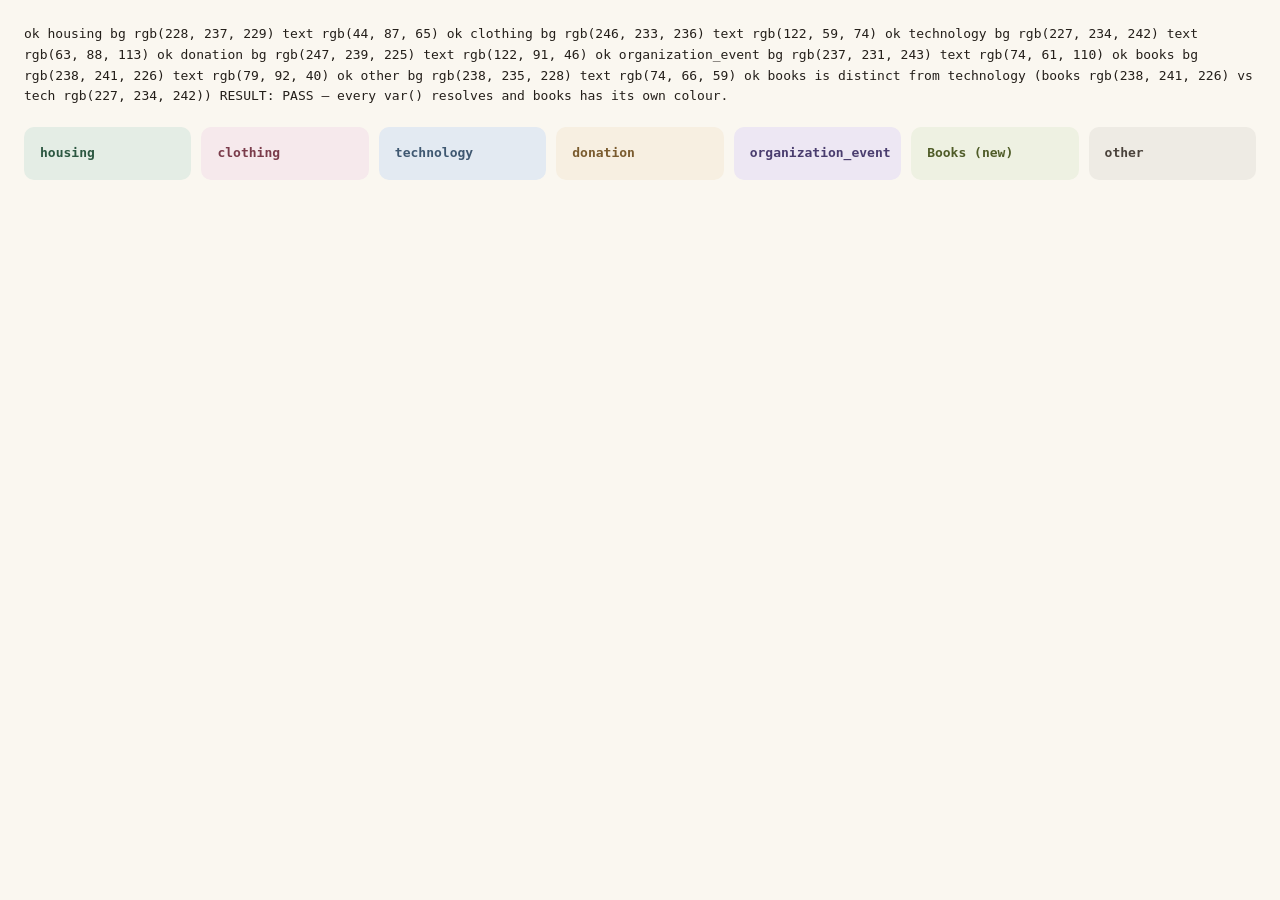
<file: tests/palette-test.html>
<!doctype html>
<meta charset="utf-8">
<title>Category palette test</title>
<link rel="stylesheet" href="../styles.css">
<body style="padding:24px;font:13px/1.6 monospace">
<div id="out"></div>
<div id="swatches" style="display:grid;grid-template-columns:repeat(auto-fill,minmax(160px,1fr));gap:10px;margin-top:20px"></div>

<script>
  // Stub Supabase so config.js can load without a network.
  const c = new Proxy(function(){}, { get: () => c, apply: () => Promise.resolve({data:[],error:null}) });
  window.supabase = { createClient: () => c };
</script>
<script src="../js/config.js"></script>
<script>
(function () {
  const CATS = ['housing','clothing','technology','donation','organization_event','books','other'];
  const log = [];
  let fail = 0;

  // The whole point of single-sourcing: JS hands the browser a var(), and it must RESOLVE.
  // If a variable name is wrong, the colour silently falls back to transparent/black — the
  // card would render blank. So assert the COMPUTED colour, not the string we passed in.
  const probe = document.createElement('div');
  document.body.appendChild(probe);

  for (const cat of CATS) {
    const def = CATEGORY_COLORS[cat];
    probe.style.background = def.bg;
    probe.style.color = def.text;
    const cs = getComputedStyle(probe);
    const bg = cs.backgroundColor, fg = cs.color;
    const bad = !bg || bg === 'rgba(0, 0, 0, 0)' || !fg;
    if (bad) fail++;
    log.push((bad ? 'FAIL ' : 'ok   ') + cat.padEnd(20) + 'bg ' + bg.padEnd(22) + 'text ' + fg);

    const sw = document.createElement('div');
    sw.style.cssText = 'padding:16px;border-radius:10px;font-weight:600;background:' + def.bg + ';color:' + def.text;
    sw.textContent = cat === 'books' ? 'Books (new)' : cat;
    document.getElementById('swatches').appendChild(sw);
  }
  probe.remove();

  // Books must NOT be the technology colour any more — that was the original bug.
  const p2 = document.createElement('div');
  document.body.appendChild(p2);
  p2.style.background = CATEGORY_COLORS.books.bg;  const bBg = getComputedStyle(p2).backgroundColor;
  p2.style.background = CATEGORY_COLORS.technology.bg; const tBg = getComputedStyle(p2).backgroundColor;
  p2.remove();
  const distinct = bBg !== tBg;
  if (!distinct) fail++;
  log.push('');
  log.push((distinct ? 'ok   ' : 'FAIL ') + 'books is distinct from technology  (books ' + bBg + ' vs tech ' + tBg + ')');
  log.push('');
  log.push(fail === 0 ? 'RESULT: PASS — every var() resolves and books has its own colour.'
                      : 'RESULT: FAIL — ' + fail + ' problem(s).');
  document.getElementById('out').textContent = log.join('\n');
})();
</script>
</file>
<file: styles.css>
/* ============================================================
   SHARED TOKENS
============================================================ */
:root {
  /* The warm swap, 2026-09-10. Brand green and amber are UNCHANGED — the identity was
     never the problem. What moved is the ground it sits on: a cool grey-green page with
     neutral ink became warm cream with warm ink, which is what made the mockups feel like
     a place rather than a form. Values only; nothing here can move a pixel. */
  --brand:#1a3a2a; --brand-mid:#2d6148; --brand-light:#3e7a5c; --brand-pale:#e4ede5;
  --accent:#f0a500; --accent-pale:#fdf3df;
  /* The accent when it has to be READ on a light ground. #f0a500 is 1.95:1 on cream — fine as
     a fill behind dark text, unreadable as text itself. This is the ochre the approved phone
     header uses for "rel": 3.83:1, still unmistakably the yellow family. It does not follow
     the Site Editor's accent setting; if an admin changes the accent, revisit this. */
  --accent-ink:#a87309;
  /* Terracotta. Defined now, spent later — links and secondary actions are still brand
     green, and repainting them is a change of its own rather than a side effect of this. */
  --accent-warm:#c2603c;
  --text:#241f1a; --text-muted:#6e655c; --text-faint:#746a62;
  /* --text-faint was #9a9188: 3.1:1 on white, 2.9 on cream, 2.7 on sand — under AA for the small
     meta text it carries in 60 rules. #746a62 is the lightest grey on the same warm line that
     reaches 4.5:1 on all three grounds (5.28 / 4.93 / 4.53). It sits barely lighter than
     --text-muted now; the hierarchy between the two is carried by size, which it already was. */
  --bg:#faf7f0; --bg-alt:#f3ede2; --surface:#fff; --border:#eae3d8;
  --radius:14px; --radius-sm:8px;
  --danger:#c0392b; --danger-pale:#fdf0ee;
  --warning:#d4860a; --warning-pale:#fff8e6;
  --success:#1a7a45; --success-pale:#e8f6ee;
  --pin:#6b21a8; --pin-pale:#f3e8ff;

  /* ---- CATEGORY PALETTE — THE SINGLE SOURCE OF TRUTH ----------------------
     Change a category colour HERE and nowhere else. Both sides read these:
       • CSS  — the .cat-* classes below (the post-category picker buttons)
       • JS   — CATEGORY_COLORS in js/config.js holds var(--cat-…) strings, which
                it injects straight into listing-card style attributes.
     They used to be two hardcoded copies of the same hexes, and they had already
     drifted: the Books picker button was painted with the TECHNOLOGY blue.

     Soft, tonal backgrounds with a deep same-hue text, all in one lightness band
     so the set reads as one family rather than a rainbow. */
  --cat-housing-bg:#E4EDE5;            --cat-housing-text:#2C5741;             /* sage          */
  --cat-clothing-bg:#F6E9EC;           --cat-clothing-text:#7A3B4A;            /* dusty rose    */
  --cat-technology-bg:#E3EAF2;         --cat-technology-text:#3F5871;          /* slate blue    */
  --cat-donation-bg:#F7EFE1;           --cat-donation-text:#7A5B2E;            /* warm sand     */
  --cat-organization_event-bg:#EDE7F3; --cat-organization_event-text:#4A3D6E;  /* muted lavender*/
  --cat-books-bg:#EEF1E2;              --cat-books-text:#4F5C28;               /* moss/olive    */
  --cat-services-bg:#DFEEEF;           --cat-services-text:#2B5B63;            /* muted teal    */
  --cat-other-bg:#EEEBE4;              --cat-other-text:#4A423B;               /* warm greige   */

  /* Book-TYPE colours (textbook vs other book). Same deal: js/books.js BOOK_COLORS and the
     .btype-* classes both read these, so there is one place to change them. They deliberately
     have their own variables rather than borrowing the technology and donation colours, so
     recolouring a category can never silently recolour the book-type buttons. */
  --btype-course-bg:#E3EAF2;           --btype-course-text:#3F5871;            /* slate blue    */
  --btype-other-bg:#F7EFE1;            --btype-other-text:#7A5B2E;             /* warm sand     */

  /* ---- SCALES ------------------------------------------------------------
     Phase 0, 2026-09-10. Definitions only — nothing reads these yet, so adding
     them changes nothing on screen. Later phases spend them instead of inventing
     numbers, which is how 29 font sizes and 28 one-off shadows happened.

     Breakpoints deliberately are NOT here: a custom property cannot be used
     inside a @media query. The three the layout is settling on are
       <= 768px    phone    (the bottom tab bar switches on here)
       769-1100px  tablet
       >= 1101px   desktop
     — write those literally, and do not add a fourth. */

  /* Type — 7 steps, replacing sizes from 9px to 72px, odd halves included. */
  --fs-display:32px;   /* page titles, serif           */
  --fs-title:24px;     /* section heads, serif         */
  --fs-heading:19px;   /* card and feed heads, serif   */
  --fs-lead:16px;      /* listing titles, lead copy    */
  --fs-body:15px;      /* body — the current base      */
  --fs-small:13px;     /* meta lines, buttons          */
  --fs-micro:11px;     /* labels, badges, tab captions */

  /* Space — one rhythm for padding, margin and gap. */
  --sp-1:4px; --sp-2:8px; --sp-3:12px; --sp-4:16px;
  --sp-5:24px; --sp-6:32px; --sp-7:48px;

  /* Radius — --radius and --radius-sm above are unchanged and still correct. */
  --radius-lg:20px;
  --radius-pill:999px;

  /* Elevation — 4 steps. --shadow-md is the .listing-card:hover shadow already
     used further down; the other three are new. */
  --shadow-xs:0 1px 2px rgba(22,33,28,.06);
  --shadow-sm:0 2px 8px rgba(22,33,28,.07);
  --shadow-md:0 8px 24px rgba(26,58,42,.10);
  --shadow-lg:0 16px 48px rgba(22,33,28,.16);

  /* Motion */
  --dur-fast:.12s; --dur:.18s; --dur-slow:.28s;
  --ease:cubic-bezier(.2,.8,.2,1);

  /* Focus — defined now, applied in the accessibility pass. Today there are
     9 `outline:none` against only 6 :focus-visible rules, so some controls
     disappear when you tab to them. */
  --focus-ring:2px solid var(--brand-light);
  --focus-offset:2px;

  /* Hit target — the floor for anything tappable. */
  --tap-min:44px;
}
*{box-sizing:border-box;margin:0;padding:0;}
body{font-family:'DM Sans',sans-serif;background:var(--bg);color:var(--text);min-height:100vh;font-size:15px;}

/* ============================================================
   ROLE SELECTOR — landing screen
============================================================ */

/* ============================================================
   SHARED LOGIN MODAL
============================================================ */
.modal-overlay{display:none;position:fixed;inset:0;background:rgba(0,0,0,0.55);z-index:500;align-items:center;justify-content:center;padding:20px;}
.modal-overlay.open{display:flex;}
.modal{background:var(--surface);border-radius:var(--radius);width:100%;max-width:480px;max-height:90vh;overflow-y:auto;}
.modal-header{padding:22px 24px 0;display:flex;align-items:center;justify-content:space-between;}
.modal-title{font-family:'DM Serif Display',serif;font-size:22px;}
.modal-close{background:var(--bg);border:none;width:32px;height:32px;border-radius:50%;cursor:pointer;font-size:18px;color:var(--text-muted);display:flex;align-items:center;justify-content:center;}
.modal-body{padding:20px 24px 24px;}
.form-group{margin-bottom:16px;}
.form-label{display:block;font-size:12px;font-weight:600;color:var(--text-muted);margin-bottom:6px;text-transform:uppercase;letter-spacing:.04em;}
.form-input{width:100%;padding:10px 14px;border:1px solid var(--border);border-radius:var(--radius-sm);font-size:14px;font-family:'DM Sans',sans-serif;background:var(--bg);color:var(--text);transition:border .15s;outline:none;}
.form-input:focus{border-color:var(--brand-light);background:#fff;}
.form-select{width:100%;padding:10px 14px;border:1px solid var(--border);border-radius:var(--radius-sm);font-size:14px;font-family:'DM Sans',sans-serif;background:var(--bg);color:var(--text);outline:none;cursor:pointer;}
.form-textarea{width:100%;padding:10px 14px;border:1px solid var(--border);border-radius:var(--radius-sm);font-size:14px;font-family:'DM Sans',sans-serif;background:var(--bg);color:var(--text);resize:vertical;min-height:90px;outline:none;transition:border .15s;}
.form-textarea:focus{border-color:var(--brand-light);background:#fff;}
.btn-full{width:100%;padding:12px;font-size:14px;font-weight:600;cursor:pointer;border-radius:var(--radius-sm);border:none;font-family:'DM Sans',sans-serif;transition:all .18s;}
.btn-brand{background:var(--brand);color:#fff;}.btn-brand:hover{background:var(--brand-mid);}
.form-row-2{display:grid;grid-template-columns:1fr 1fr;gap:12px;}
/* Flex (not absolute) side-lines so a long label ("About: …") wraps instead of overlapping them */
.divider{display:flex;align-items:center;gap:10px;color:var(--text-faint);font-size:12px;margin:16px 0;text-align:center;overflow-wrap:anywhere;}
.divider::before,.divider::after{content:'';flex:1;min-width:24px;height:1px;background:var(--border);}
/* Chat date separators: plain centered label, no side lines (the auth modal's "or" keeps its lines) */
.date-divider{justify-content:center;}
.date-divider::before,.date-divider::after{display:none;}
.switch-link{text-align:center;font-size:13px;color:var(--text-muted);margin-top:14px;}
.switch-link a{color:var(--brand);font-weight:500;cursor:pointer;}
.login-error{background:var(--danger-pale);color:var(--danger);font-size:13px;padding:9px 12px;border-radius:var(--radius-sm);margin-bottom:12px;display:none;}
/* Signup consent row. Deliberately NOT .check-label — that one is align-items:center for
   single-line filter chips, which floats the box in the vertical middle once this text
   wraps to two lines. flex-start pins it to the first line. margin-top on the input is
   optical alignment: browsers give a checkbox no leading, so it sits ~2px high next to
   16px-tall text. */
.agree-row{display:flex;align-items:flex-start;gap:9px;font-size:13px;line-height:1.5;color:var(--text-muted);cursor:pointer;margin-bottom:14px;}
.agree-row input{margin:2px 0 0;flex-shrink:0;cursor:pointer;}
.agree-row a{color:var(--brand);font-weight:500;text-decoration:underline;}
/* Full-screen auth interstitial (set-a-new-password). Same shape as the older verify and
   suspension screens, but built from classes rather than inline styles — new UI uses
   styles.css. Hidden until JS adds .is-on. */
.auth-screen{display:none;position:fixed;inset:0;background:var(--bg);z-index:600;overflow-y:auto;}
.auth-screen.is-on{display:block;}
.auth-screen-inner{min-height:100vh;display:flex;flex-direction:column;align-items:center;justify-content:center;padding:40px 24px;}
.auth-screen-card-wrap{max-width:440px;width:100%;}
.auth-brand{font-family:'DM Serif Display',serif;font-size:24px;color:var(--brand);margin-bottom:32px;text-align:center;}
.auth-brand span{color:var(--accent);}
.auth-card{background:var(--surface);border-radius:var(--radius);border:1px solid var(--border);padding:30px 28px;text-align:center;}
.auth-card-icon{height:38px;color:var(--brand);display:flex;align-items:center;justify-content:center;margin-bottom:14px;}
.auth-card-title{font-family:'DM Serif Display',serif;font-size:22px;margin-bottom:10px;}
.auth-card-body{font-size:14px;color:var(--text-muted);line-height:1.6;margin:0 0 20px;}
.auth-card-field{text-align:left;}
/* ============================================================
   AUTH PAGES — log in, sign up, and the Google setup steps (2026-09-23)
   Built from the Nestrel Redesign canvas (LogIn + SignUp boards). Every class is prefixed
   ap- ("auth page") so nothing here can reach another screen.
   Login and signup are still .modal-overlay elements (so openModal/closeModal/switchModal
   work unchanged); .auth-page turns the overlay into a page. The setup steps use the older
   .auth-screen shell (fixed, above everything, shown with .is-on).
============================================================ */
.modal-overlay.auth-page{background:var(--bg);padding:0;z-index:550;align-items:stretch;justify-content:stretch;}
/* .ap fills the whole overlay so there is no backdrop left to click: utils.js closes any
   overlay whose own background is clicked, which on a full page would feel like a bug. */
.ap{flex:1;width:100%;min-height:100%;overflow-y:auto;display:flex;flex-direction:column;align-items:center;background:var(--bg);}
.ap > *{width:100%;max-width:440px;}
.ap-top{flex:none;height:56px;display:flex;align-items:center;padding:0 6px;}
.ap-back{flex:none;width:40px;height:40px;border:none;background:none;border-radius:50%;color:var(--text);display:flex;align-items:center;justify-content:center;cursor:pointer;}
.ap-back:hover{background:var(--bg-alt);}
.ap-step{flex:1;text-align:center;font-size:13px;font-weight:600;color:var(--text-muted);}
.ap-top-spacer{flex:none;width:40px;}
.ap-bars{display:flex;gap:6px;padding:0 18px 4px;}
.ap-bars span{flex:1;height:4px;border-radius:2px;background:var(--border);}
.ap-bars span.on{background:var(--brand);}
.ap-body{flex:1 0 auto;display:flex;flex-direction:column;gap:22px;padding:14px 24px 28px;}
.ap-stack{display:flex;flex-direction:column;gap:18px;}
.ap-stack.is-hidden{display:none;}
.ap .login-error{margin:0;}
.ap .divider{margin:0;font-size:11.5px;text-transform:uppercase;letter-spacing:.08em;}
.ap a{color:var(--accent-warm);font-weight:600;cursor:pointer;text-decoration:none;}
.ap a:hover{text-decoration:underline;text-underline-offset:2px;}

.ap-wordmark{text-align:center;font-family:'DM Serif Display',Georgia,serif;font-size:23px;color:var(--brand);letter-spacing:-.3px;}
.ap-wordmark span{color:var(--accent-ink);}
.ap-head{display:flex;flex-direction:column;gap:7px;}
.ap-h1{font-family:'DM Serif Display',Georgia,serif;font-size:28px;line-height:1.14;color:var(--text);}
.ap-sub{font-size:14px;line-height:1.55;color:var(--text-muted);}
.ap-sub strong{color:var(--text);font-weight:600;overflow-wrap:anywhere;}

/* The avatar + name block: "welcome back" on login, the live preview on setup. */
.ap-known,.ap-preview{display:flex;flex-direction:column;align-items:center;gap:12px;text-align:center;}
.ap-avatar{width:82px;height:82px;border-radius:50%;background-color:var(--brand-light);background-size:cover;background-position:center;color:#fff;display:flex;align-items:center;justify-content:center;font-family:'DM Serif Display',Georgia,serif;font-size:30px;}
.ap-hello{font-family:'DM Serif Display',Georgia,serif;font-size:25px;line-height:1.2;color:var(--text);overflow-wrap:anywhere;}
.ap-handle{margin-top:4px;font-size:13px;color:var(--text-muted);overflow-wrap:anywhere;}
.ap-photo{position:relative;padding:0;border:none;background:none;border-radius:50%;cursor:pointer;}
.ap-photo:disabled{cursor:default;}
.ap-photo-plus{position:absolute;right:0;bottom:0;width:26px;height:26px;border-radius:50%;background:var(--brand);color:#fff;display:flex;align-items:center;justify-content:center;box-shadow:0 0 0 3px var(--bg);}
.ap-photo:disabled .ap-photo-plus{display:none;}

/* Login: known device vs fresh device (see the comment on #loginModal). */
#loginModal:not(.is-known) #lKnown{display:none;}
#loginModal.is-known #lFreshHead{display:none;}
#loginModal.is-known #lEmailField{position:absolute;width:1px;height:1px;overflow:hidden;clip:rect(0 0 0 0);white-space:nowrap;}

.ap-field{display:flex;flex-direction:column;gap:8px;min-width:0;}
.ap-row2{display:grid;grid-template-columns:1fr 1fr;gap:12px;}
.ap-lbl{font-size:11.5px;font-weight:700;letter-spacing:.07em;text-transform:uppercase;color:var(--text-muted);}
.ap-opt{font-weight:500;letter-spacing:0;text-transform:none;color:var(--text-faint);}
.ap-input{width:100%;height:50px;padding:0 15px;background:var(--surface);border:1px solid var(--border);border-radius:13px;font-family:'DM Sans',sans-serif;font-size:15px;color:var(--text);outline:none;transition:border-color .15s,box-shadow .15s;}
.ap-input::placeholder{color:var(--text-faint);}
.ap-input:focus{border-color:#c6d3c9;box-shadow:0 0 0 3px rgba(62,122,92,.12);}
select.ap-input{cursor:pointer;}
.ap-textarea{height:auto;min-height:88px;padding:13px 15px;line-height:1.5;resize:vertical;}
.ap-pw,.ap-at{position:relative;}
.ap-pw .ap-input{padding-right:52px;}
.ap-eye{position:absolute;right:6px;top:50%;transform:translateY(-50%);width:40px;height:40px;border:none;background:none;border-radius:50%;color:var(--text-faint);display:flex;align-items:center;justify-content:center;cursor:pointer;}
.ap-eye:hover{color:var(--text);}
.ap-at > span{position:absolute;left:15px;top:50%;transform:translateY(-50%);font-size:15px;color:var(--text-muted);pointer-events:none;}
.ap-at .ap-input{padding-left:31px;}
.ap-hint{font-size:12.5px;color:var(--text-muted);}
.ap-hint.is-ok{color:var(--cat-housing-text);font-weight:600;}
.ap-hint.is-bad{color:var(--danger);font-weight:600;}
.ap-count{text-align:right;}
.ap-forgot{display:flex;justify-content:flex-end;font-size:13px;}
.ap-check{display:flex;align-items:flex-start;gap:10px;font-size:12.5px;line-height:1.55;color:var(--cat-other-text);cursor:pointer;}
.ap-check input{flex:none;width:20px;height:20px;margin:1px 0 0;accent-color:var(--brand);cursor:pointer;}
/* The beta acknowledgement on the sign-up form: red, so it reads as the warning it is. --danger on
   the cream sign-up ground measures above 4.5:1, so the small text stays readable. */
.ap-check-warn{color:var(--danger);font-weight:500;}
.ap-check-warn a{color:var(--danger);text-decoration:underline;}
.ap-check-warn input{accent-color:var(--danger);}

.ap-pill{width:100%;height:54px;display:flex;align-items:center;justify-content:center;gap:9px;border:none;border-radius:var(--radius-pill);background:var(--brand);color:#fff;font-family:'DM Sans',sans-serif;font-size:15.5px;font-weight:600;cursor:pointer;transition:background .15s;}
.ap-pill:hover{background:var(--brand-mid);}
.ap-pill:disabled{opacity:.6;cursor:default;}
/* "Continue with Google": neutral surface with the four-colour G, as Google's sign-in
   guidelines ask — never recoloured to the brand green. */
.ap-google{width:100%;height:52px;display:flex;align-items:center;justify-content:center;gap:10px;border:1px solid #dfd6c7;border-radius:var(--radius-pill);background:var(--surface);color:var(--text);font-family:'DM Sans',sans-serif;font-size:15px;font-weight:600;cursor:pointer;transition:background .15s;}
.ap-google:hover{background:var(--bg-alt);}
.google-g{width:18px;height:18px;flex-shrink:0;}
.ap-note{display:flex;gap:11px;padding:13px 15px;border-radius:13px;background:var(--brand-pale);color:var(--cat-housing-text);font-size:12.5px;line-height:1.55;}
.ap-note svg{flex:none;margin-top:1px;}
.ap-footnote{font-size:12.5px;color:var(--text-muted);text-align:center;}
.ap-aside{font-size:13.5px;text-align:center;}
.ap .login-notyou{margin-top:0;font-size:13.5px;}
.ap .login-notyou a{color:var(--accent-warm);text-decoration:none;}
.ap-foot{flex:none;width:calc(100% - 48px);max-width:392px;margin:0 24px 24px;padding-top:14px;border-top:1px solid var(--border);font-size:14px;color:var(--cat-other-text);text-align:center;}
@media(min-width:769px){ .ap-body{padding-top:32px;} }

.is-hidden{display:none !important;}

/* What the owner of a rejected/removed listing sees in its detail view: the status, and
   the moderator's reason. Muted rather than alarming — it explains, it doesn't scold. */
.owner-moderated{text-align:center;padding:11px;border:1px solid var(--border);border-radius:var(--radius-sm);font-size:13px;color:var(--text-muted);}
.owner-moderated-reason{margin-top:6px;font-size:12px;color:var(--danger);line-height:1.5;}
.owner-appeal-btn{margin-top:10px;background:none;border:1px solid var(--border);border-radius:20px;padding:6px 16px;font-size:12.5px;font-weight:600;color:var(--text-muted);cursor:pointer;font-family:'DM Sans',sans-serif;}
.owner-appeal-btn:hover{border-color:var(--brand);color:var(--brand);}

/* The "check your email" panel that replaces the login form after a reset request. */
.reset-sent{display:none;text-align:center;padding:6px 0 2px;}
.reset-sent.is-on{display:block;}
.reset-sent-icon{height:34px;color:var(--brand);display:flex;align-items:center;justify-content:center;margin-bottom:12px;}
/* Maintenance screen — replaces two inline font-sizes that are now gone. */
.maint-icon{color:var(--text-faint);margin-bottom:20px;display:flex;justify-content:center;}
.reset-sent-title{font-family:'DM Serif Display',serif;font-size:20px;margin-bottom:10px;}
.reset-sent-body{font-size:13.5px;color:var(--text-muted);line-height:1.65;margin:0 0 20px;}
.reset-sent-body span{font-weight:600;color:var(--text);word-break:break-all;}

/* A <form> wrapper that exists purely to own its input for browser-autofill purposes,
   contributing no box of its own so the surrounding layout is unchanged. Form ownership
   is a DOM relationship, so display:contents does not weaken it. */
.form-shell{display:contents;}
/* "Not you?" — the escape hatch from the welcome-back greeting. Hidden by default and
   revealed with .is-on, so only a remembered student ever sees it. It clears the stored
   hint, which matters most on a shared campus computer, so it stays legible rather than
   being tucked away as faint small print. */
.login-notyou{display:none;text-align:center;font-size:12.5px;color:var(--text-muted);margin-top:10px;}
.login-notyou.is-on{display:block;}
.login-notyou a{color:var(--text-muted);font-weight:600;cursor:pointer;text-decoration:underline;text-underline-offset:2px;}
.login-notyou a:hover{color:var(--brand);}

/* ============================================================
   STUDENT INTERFACE
============================================================ */
#studentApp{display:block;}
/* NAV */
.s-nav{background:var(--brand);padding:0 28px;display:flex;align-items:center;justify-content:space-between;height:58px;position:sticky;top:0;z-index:100;}
.s-logo{font-family:'DM Serif Display',serif;color:#fff;font-size:22px;letter-spacing:-.5px;cursor:pointer;}
.s-logo span{color:var(--accent);}
.nav-links{display:flex;gap:6px;align-items:center;}
.nav-btn{padding:7px 16px;border-radius:var(--radius-sm);font-size:13px;font-weight:500;cursor:pointer;border:none;transition:all .18s;font-family:'DM Sans',sans-serif;}
.nav-ghost{background:transparent;color:rgba(255,255,255,0.8);}
.nav-ghost:hover{background:rgba(255,255,255,0.1);color:#fff;}
.nav-solid{background:var(--accent);color:var(--brand);}
.nav-solid:hover{background:#e09600;}
.nav-user{display:none;align-items:center;gap:10px;}
/* Avatars are painted by paintAvatarEl() as a background-image. The cover/center
   crop lives HERE, not in JS, so a stray `el.style.background = ...` can't wipe it
   and leave the photo un-scaled in the top-left corner. */
.nav-avatar{width:32px;height:32px;border-radius:50%;background:var(--brand-light);background-size:cover;background-position:center;background-repeat:no-repeat;color:#fff;display:flex;align-items:center;justify-content:center;font-size:12px;font-weight:600;cursor:pointer;}
/* ANNOUNCEMENT BANNER */
#sBanner{display:none;background:var(--accent);color:var(--brand);text-align:center;padding:9px 16px;font-size:13px;font-weight:500;}
/* PAGES */
.page{display:none;animation:fadeIn .22s ease;}
.page.active{display:block;}
@keyframes fadeIn{from{opacity:0;transform:translateY(8px);}to{opacity:1;transform:none;}}
/* HERO */
/* The hero on a phone: one column, smaller headline, no mock. 56px display type set on a
   390px screen breaks "One trusted hub" across three lines and pushes the buttons below the
   fold, so the first thing a visitor sees becomes a fragment of a sentence. */
@media(max-width:900px){
  .hero{gap:var(--sp-5);padding:var(--sp-6) var(--sp-4);}
  .hero-mock,.lp-mockwrap{display:none;}
  .hero h1{font-size:38px;letter-spacing:-.5px;}
  .hero-text{max-width:none;}
  .hero-text p{font-size:var(--fs-body);}
  .hero-cta{width:100%;}
  .hero-cta .btn-primary{flex:1;min-width:200px;justify-content:center;}
}
@media(max-width:420px){
  .hero h1{font-size:32px;}
  .hero-cta .btn-primary{min-width:100%;}
}

/* ------------------------------------------------------------------- HERO PHONE MOCK
   The product, drawn in CSS. Every colour is a token, so it repaints with the app instead of
   becoming a screenshot of a version that no longer exists. Purely decorative: aria-hidden in
   the markup, and not rendered at all on a phone. */
.hero-mock{flex:none;width:300px;height:470px;background:var(--surface);border-radius:30px;
  padding:9px;box-shadow:var(--shadow-lg);}
.hm-screen{width:100%;height:100%;border-radius:23px;overflow:hidden;background:var(--bg);
  display:flex;flex-direction:column;}
.hm-top{flex:none;height:46px;background:var(--brand);display:flex;align-items:center;
  justify-content:space-between;padding:0 14px;}
.hm-wordmark{font-family:'DM Serif Display',serif;font-size:15px;color:#fff;}
.hm-wordmark span{color:var(--accent);}
.hm-avatar{width:22px;height:22px;border-radius:50%;background:var(--brand-light);}
.hm-body{flex:1;min-height:0;overflow:hidden;padding:13px;display:flex;flex-direction:column;gap:12px;}
.hm-greet{font-family:'DM Serif Display',serif;font-size:19px;color:var(--text);line-height:1.15;}
.hm-tabs{flex:none;height:44px;background:var(--surface);border-top:1px solid var(--border);
  display:flex;align-items:center;justify-content:space-around;padding:0 6px;}
.hm-tab{width:17px;height:17px;border-radius:4px;background:var(--border);}
.hm-tab.on{background:var(--brand);}
.hm-plus{width:32px;height:32px;border-radius:50%;background:var(--brand);}

/* ------------------------------------------------------------------------------ HERO
   Was a dark green slab with centred white text. It is now the cream ground the rest of the
   app stands on, with the product beside the words. The reason is not decoration: a green
   slab was the first thing a visitor saw and nothing else in the app looked like it, so the
   landing page and the product read as two different products. */
.hero{background:var(--bg);padding:var(--sp-7) var(--sp-5) var(--sp-7);display:flex;
  align-items:center;justify-content:center;gap:64px;flex-wrap:wrap;}
.hero-text{flex:1;min-width:0;max-width:560px;display:flex;flex-direction:column;align-items:flex-start;}
.hero-badge{display:inline-flex;align-items:center;gap:var(--sp-2);background:var(--brand-pale);
  color:var(--cat-housing-text);font-size:var(--fs-small);font-weight:600;padding:8px 16px;
  border-radius:var(--radius-pill);margin-bottom:var(--sp-5);}
.hero h1{font-family:'DM Serif Display',serif;color:var(--text);font-size:56px;line-height:1.08;
  letter-spacing:-1px;margin-bottom:var(--sp-4);}
/* Italic, and terracotta rather than the yellow it used to be. On cream, yellow text is close
   to unreadable — it only worked because it sat on a dark green slab. */
.hero h1 em{color:var(--accent-warm);font-style:italic;}
.hero-text p{color:var(--text-muted);font-size:var(--fs-lead);max-width:480px;line-height:1.7;margin:0;}
.hero-cta{display:flex;gap:14px;flex-wrap:wrap;margin-top:var(--sp-5);}
/* Specificity, not !important. These are <p> like the lead is, so they need to outrank
   .hero-text p — one extra class does that and stays overridable later. */
/* --text-muted, not --text-faint. Faint measures 2.9:1 on cream, which is below AA, and this
   line is the page's actual promise — every member is .edu verified — not decoration. A trust
   signal nobody can read is not a trust signal. (--text-faint fails AA wherever it carries
   text; that is a whole-app problem for the accessibility pass, not just this line.) */
.hero-text .hero-trust{display:flex;align-items:center;gap:9px;margin-top:var(--sp-5);
  font-size:13.5px;color:var(--text-muted);}

/* The primary action is brand green, not the accent yellow. Yellow on cream fails contrast
   for the label; it was legible before only because the slab behind it was dark. */
.btn-primary{background:var(--brand);color:#fff;padding:0 30px;height:54px;border-radius:var(--radius-pill);
  font-weight:600;font-size:15.5px;cursor:pointer;border:none;font-family:'DM Sans',sans-serif;
  display:inline-flex;align-items:center;gap:9px;box-shadow:0 6px 20px rgba(26,58,42,.24);
  transition:background var(--dur) var(--ease),transform var(--dur) var(--ease);}
.btn-primary:hover{background:var(--brand-mid);transform:translateY(-1px);}
.btn-primary:focus-visible{outline:var(--focus-ring);outline-offset:var(--focus-offset);}
.stat{text-align:center;}
.stat-num{font-family:'DM Serif Display',serif;color:var(--accent);font-size:32px;}
.stat-label{color:rgba(255,255,255,0.55);font-size:12px;margin-top:2px;}
/* LISTINGS PAGE */
.page-wrap{max-width:980px;margin:0 auto;padding:36px 24px;}
.page-header{display:flex;align-items:center;justify-content:space-between;margin-bottom:28px;flex-wrap:wrap;gap:12px;}
.page-title{font-family:'DM Serif Display',serif;font-size:28px;}
.btn-sm-s{padding:9px 18px;border-radius:var(--radius-sm);font-size:13px;font-weight:500;cursor:pointer;border:none;font-family:'DM Sans',sans-serif;transition:all .18s;}
.btn-green{background:var(--brand);color:#fff;}.btn-green:hover{background:var(--brand-mid);}
.filters{display:flex;gap:8px;margin-bottom:14px;flex-wrap:wrap;}
.filter-chip{padding:7px 14px;border-radius:20px;font-size:13px;cursor:pointer;border:1px solid var(--border);background:var(--surface);color:var(--text-muted);transition:all .15s;font-family:'DM Sans',sans-serif;}
.filter-chip:hover,.filter-chip.active{background:var(--brand);color:#fff;border-color:var(--brand);}
.active-filter-tag{display:inline-flex;align-items:center;gap:4px;background:var(--bg);border:1px solid var(--border);color:var(--text-muted);border-radius:20px;padding:3px 8px 3px 11px;font-size:12px;font-weight:500;}
.active-filter-tag button{background:none;border:none;cursor:pointer;color:var(--text-faint);font-size:15px;line-height:1;padding:0;font-weight:600;font-family:inherit;}
.active-filter-tag button:hover{color:var(--danger);}
/* Category tab strip — typographic, underline on selected (no emoji, no fill) */
/* ---------------------------------------------------------------- MARKETPLACE MASTHEAD
   The title is a serif display face because it is the one line on the page that is not a
   control — everything under it is something to tap. Sizes come from the Phase 0 scale so
   this heading is the same size as every other page's heading.

   .mk-search is a <button> that looks like an input, and that is deliberate. Tapping it
   opens the Search page, which owns the query, the recent-search history and the results.
   A real <input> here would raise the keyboard and then navigate out from under it. */
/* .mk-head, .mk-title and .mk-sub are defined with the shared page frame (PAGE FRAME, end of file). */

.mk-tools{display:flex;gap:var(--sp-3);margin-bottom:var(--sp-4);}
.mk-search{flex:1;min-width:0;height:50px;background:var(--surface);border:1px solid var(--border);
  border-radius:var(--radius-pill);display:flex;align-items:center;gap:var(--sp-3);padding:0 18px;
  cursor:pointer;font-family:inherit;color:var(--text-faint);text-align:left;
  transition:border-color var(--dur) var(--ease),box-shadow var(--dur) var(--ease);}
.mk-search:hover{border-color:var(--brand-light);}
.mk-search:focus-visible{outline:var(--focus-ring);outline-offset:var(--focus-offset);}
.mk-search-ph{font-size:var(--fs-body);overflow:hidden;text-overflow:ellipsis;white-space:nowrap;}

.mk-filter{flex:none;width:50px;height:50px;border-radius:15px;background:var(--brand-pale);
  color:var(--brand-mid);border:none;cursor:pointer;display:flex;align-items:center;
  justify-content:center;position:relative;transition:background var(--dur) var(--ease);}
.mk-filter:hover{background:var(--cat-housing-bg);}
.mk-filter:hover svg circle{fill:var(--cat-housing-bg);}
.mk-filter:focus-visible{outline:var(--focus-ring);outline-offset:var(--focus-offset);}
/* The circles in the slider glyph are filled with the button's own background, so the
   horizontal line reads as passing behind them rather than through them. */
.mk-filter svg circle{fill:var(--brand-pale);}
.mk-filter-count{position:absolute;top:-4px;right:-4px;min-width:19px;height:19px;padding:0 5px;
  border-radius:var(--radius-pill);background:var(--accent-warm);color:#fff;
  font-size:var(--fs-micro);font-weight:700;line-height:19px;text-align:center;}

/* On a phone the + tab in the bottom bar already posts, so this button is a second door to
   the same room and only costs height. It earns its place on desktop, where there is no tab bar. */
.mk-post{flex:none;}

/* ------------------------------------------------------------------ CATEGORY PILL ROW
   One compact row that scrolls sideways, per the approved mockup. (The club directory's filter row used the old .cat-tab underline style
   until 5.3a moved it to chips; those rules went with it.)

   Each pill names its own two colours through --pill-bg / --pill-fg, so the shared rules
   below stay at three, and selecting a pill just swaps which of its two colours is the
   background. The values come from the --cat-* tokens, which are the single source of
   truth for category colour — CATEGORY_COLORS in config.js only names these variables. */
/* No negative margin bleeding this row to the screen edge. .page-wrap's side padding
   changes across breakpoints, so a fixed pull would either fall short or push the row
   wider than the viewport — and a page that scrolls sideways is a worse outcome than a
   row that starts where the rest of the content starts. */
.cat-row-wrap{position:relative;margin-bottom:var(--sp-4);}
.cat-row{display:flex;gap:var(--sp-2);overflow-x:auto;scrollbar-width:none;padding:2px 0;}
.cat-row::-webkit-scrollbar{display:none;}
/* Sits over the right edge so the row looks cut off rather than finished. pointer-events
   none, or it would swallow taps on the pill underneath it. */
.cat-row-wrap::after{content:'';position:absolute;top:0;right:0;width:32px;height:100%;
  pointer-events:none;background:linear-gradient(90deg,transparent,var(--bg) 78%);}

.cat-pill{flex:none;height:34px;padding:0 13px;border-radius:var(--radius-pill);border:none;
  display:inline-flex;align-items:center;gap:6px;cursor:pointer;white-space:nowrap;
  font-family:'DM Sans',sans-serif;font-size:12.5px;font-weight:600;
  background:var(--cat-tint);color:var(--cat-deep);
  transition:background var(--dur) var(--ease),color var(--dur) var(--ease);}
.cat-pill.active{background:var(--cat-deep);color:#fff;}
.cat-pill:focus-visible{outline:var(--focus-ring);outline-offset:var(--focus-offset);}

/* ONE mapping from category to its two colours, read by anything carrying data-cat: the
   pills above, and the listing card's tint panel and badge. Custom properties do nothing on
   their own, so a bare attribute selector here is safe — an element only picks up a colour
   when a rule actually asks for var(--cat-tint) or var(--cat-deep). */
[data-cat="all"]       {--cat-tint:var(--bg-alt);                  --cat-deep:var(--text-muted);}
[data-cat="housing"]   {--cat-tint:var(--cat-housing-bg);          --cat-deep:var(--cat-housing-text);}
[data-cat="clothing"]  {--cat-tint:var(--cat-clothing-bg);         --cat-deep:var(--cat-clothing-text);}
[data-cat="technology"]{--cat-tint:var(--cat-technology-bg);       --cat-deep:var(--cat-technology-text);}
[data-cat="donation"]  {--cat-tint:var(--cat-donation-bg);         --cat-deep:var(--cat-donation-text);}
[data-cat="books"]     {--cat-tint:var(--cat-books-bg);            --cat-deep:var(--cat-books-text);}
[data-cat="other"]     {--cat-tint:var(--cat-other-bg);            --cat-deep:var(--cat-other-text);}
[data-cat="services"]  {--cat-tint:var(--cat-services-bg);         --cat-deep:var(--cat-services-text);}
/* Legacy rows only — this category can no longer be posted, but old listings still carry it. */
[data-cat="organization_event"]{--cat-tint:var(--cat-organization_event-bg);--cat-deep:var(--cat-organization_event-text);}
.cat-pill[data-cat="all"]{padding:0 15px;}
.cat-pill[data-cat="all"].active{--cat-deep:var(--brand);}

/* Primary Filters button */
.filters-btn{display:inline-flex;align-items:center;gap:7px;padding:9px 15px;border-radius:var(--radius-sm);font-size:13px;font-weight:500;cursor:pointer;border:1px solid var(--border);background:var(--surface);color:var(--text);font-family:'DM Sans',sans-serif;flex-shrink:0;transition:border-color .15s,background .15s;}
.filters-btn:hover{border-color:var(--brand);}
.filters-btn.open{border-color:var(--brand);background:var(--brand-pale);color:var(--brand);}
.filters-btn-count{display:inline-flex;align-items:center;justify-content:center;min-width:18px;height:18px;padding:0 5px;border-radius:9px;background:var(--brand);color:#fff;font-size:11px;font-weight:600;}
.school-badge{display:inline-block;background:#eef2ff;border:1px solid #c7d2fe;color:#4338ca;border-radius:10px;padding:2px 7px;font-size:10px;font-weight:600;letter-spacing:.02em;white-space:nowrap;}
.school-dist{font-weight:400;opacity:.75;font-size:9px;margin-left:2px;}
/* DEEP FILTER PANEL */
.price-range-wrap{position:relative;height:38px;margin:8px 0 6px;}
.price-range-wrap input[type="range"]{position:absolute;width:100%;pointer-events:none;-webkit-appearance:none;appearance:none;background:transparent;height:4px;top:50%;transform:translateY(-50%);margin:0;padding:0;}
.price-range-wrap input[type="range"]::-webkit-slider-thumb{pointer-events:all;-webkit-appearance:none;width:20px;height:20px;border-radius:50%;background:var(--brand);cursor:pointer;border:2px solid #fff;box-shadow:0 1px 5px rgba(0,0,0,.2);}
.price-range-wrap input[type="range"]::-moz-range-thumb{pointer-events:all;width:20px;height:20px;border-radius:50%;background:var(--brand);cursor:pointer;border:2px solid #fff;box-shadow:0 1px 5px rgba(0,0,0,.2);border:none;}
.price-range-track{position:absolute;height:4px;top:50%;transform:translateY(-50%);left:0;right:0;background:var(--border);border-radius:2px;pointer-events:none;}
.price-range-fill{position:absolute;height:4px;background:var(--brand);border-radius:2px;}
.active-filter-tag{animation:tagIn .15s ease;}
@keyframes tagIn{from{opacity:0;transform:scale(.92);}to{opacity:1;transform:scale(1);}}
/* FILTER PANEL / DRAWER */
.filter-drawer-backdrop{position:fixed;inset:0;background:rgba(0,0,0,.12);z-index:480;opacity:0;transition:opacity .25s;pointer-events:none;}
.filter-drawer-backdrop.open{opacity:1;pointer-events:all;}
/* Desktop: slide-in panel from the right */
.filter-drawer{position:fixed;top:0;right:0;bottom:0;width:400px;max-width:92vw;background:var(--surface);z-index:490;display:flex;flex-direction:column;transform:translateX(100%);transition:transform .28s cubic-bezier(.4,0,.2,1);box-shadow:-4px 0 32px rgba(0,0,0,.12);}
.filter-drawer.open{transform:translateX(0);}
.filter-drawer-grip{display:none;padding:12px 0 4px;justify-content:center;cursor:grab;flex-shrink:0;}
.filter-drawer-grip-bar{width:36px;height:4px;background:var(--border);border-radius:2px;}
.filter-drawer-header{display:flex;align-items:center;justify-content:space-between;padding:4px 20px 12px;flex-shrink:0;border-bottom:1px solid var(--border);}
.filter-drawer-title{font-size:16px;font-weight:600;color:var(--text);}
.filter-drawer-close{background:none;border:none;cursor:pointer;font-size:22px;color:var(--text-muted);padding:4px;line-height:1;font-family:inherit;}
.filter-drawer-close:hover{color:var(--text);}
.filter-drawer-body{overflow-y:auto;flex:1;padding:16px 20px 0;}
.filter-drawer-footer{padding:16px 20px;border-top:1px solid var(--border);flex-shrink:0;}

/* ============================================================
   THE FILTER PANEL (renderDeepFilters in js/listings.js, 2026-09-24)
   Docked beside the listings on a desktop, in the sheet on a phone. Each kind of choice has its
   own control instead of a pill for everything: quiet rows with a radio dot (pick one) or a box
   (pick many), one segmented bar for short ordered numbers, typed Min / Max for price.
============================================================ */
.fx-sec{border-bottom:1px solid var(--border);}
.fx-sec:last-child{border-bottom:0;}
.fx-head{display:flex;align-items:center;gap:10px;width:100%;padding:14px 2px;border:0;background:none;cursor:pointer;
  font-family:'DM Sans',sans-serif;color:var(--text);text-align:left;}
.fx-title{font-size:14.5px;font-weight:700;}
/* What a section is doing, readable while it is closed. */
.fx-sum{flex:1;min-width:0;overflow:hidden;font-size:13px;font-weight:600;color:var(--brand-light);text-align:right;white-space:nowrap;text-overflow:ellipsis;}
.fx-chev{flex:none;display:flex;color:var(--text-faint);transition:transform .2s;}
.fx-sec:not(.is-open) .fx-chev{transform:rotate(-90deg);}
.fx-body{padding:0 2px 16px;}
.fx-field{margin-top:16px;}
.fx-field:first-child{margin-top:0;}
.fx-label{display:block;margin-bottom:6px;font-size:12.5px;font-weight:600;color:var(--text-muted);}
/* Pick one / pick many: the whole row is the target, the dot or box says which kind. */
.fx-list,.fx-checks{display:flex;flex-direction:column;}
.fx-opt{display:flex;align-items:center;gap:10px;width:calc(100% + 16px);min-height:38px;margin:0 -8px;padding:4px 8px;border:0;
  border-radius:10px;background:none;cursor:pointer;font-family:'DM Sans',sans-serif;font-size:14px;color:var(--text);text-align:left;}
.fx-opt:hover{background:var(--bg-alt);}
.fx-dot{flex:none;width:18px;height:18px;box-sizing:border-box;border:1.5px solid #c9bfb0;border-radius:50%;background:var(--surface);transition:border-width .12s;}
.fx-opt.is-on .fx-dot{border:5.5px solid var(--brand);}
.fx-box{flex:none;width:18px;height:18px;box-sizing:border-box;display:flex;align-items:center;justify-content:center;border:1.5px solid #c9bfb0;
  border-radius:5px;background:var(--surface);color:transparent;}
.fx-opt.is-on .fx-box{border-color:var(--brand);background:var(--brand);color:#fff;}
.fx-opt.is-on .fx-opt-l{font-weight:600;}
.fx-ic{display:flex;color:var(--text-muted);}
.fx-opt-l{flex:1;min-width:0;}
.fx-n{font-size:12.5px;color:var(--text-faint);}
/* A number: one segmented bar, "Any | 1+ | 2+". */
.fx-seg{display:flex;gap:2px;padding:3px;border-radius:12px;background:var(--bg-alt);}
.fx-seg button{flex:1;min-height:34px;padding:0 6px;border:0;border-radius:9px;background:none;cursor:pointer;white-space:nowrap;
  font-family:'DM Sans',sans-serif;font-size:13px;font-weight:500;color:var(--text-muted);}
.fx-seg button:hover{color:var(--text);}
.fx-seg button.is-on{background:var(--surface);color:var(--text);font-weight:700;box-shadow:0 1px 3px rgba(36,31,26,.12);}
.fx-input{width:100%;height:40px;box-sizing:border-box;padding:0 12px;border:1px solid var(--border);border-radius:10px;background:var(--surface);
  font-family:'DM Sans',sans-serif;font-size:14px;color:var(--text);}
.fx-date{max-width:220px;}
.fx-course{position:relative;}
.fx-range{margin:4px 8px 12px;}
.fx-price-boxes{display:flex;align-items:center;gap:8px;}
.fx-pbox{flex:1;min-width:0;display:flex;flex-direction:column;gap:2px;padding:6px 10px;border:1px solid var(--border);border-radius:10px;background:var(--surface);}
.fx-pbox>span:first-child{font-size:11px;font-weight:600;color:var(--text-muted);}
.fx-pbox-in{display:flex;align-items:center;gap:2px;font-size:14px;color:var(--text-muted);}
.fx-pbox input{width:100%;min-width:0;padding:0;border:0;background:none;outline:none;font-family:'DM Sans',sans-serif;font-size:14.5px;font-weight:600;color:var(--text);}
.fx-dash{color:var(--text-faint);}

/* The desktop rail. Hidden everywhere until #page-listings.rail-on says it is showing. */
.mk-rail{display:none;}
.fx-rail-head{display:flex;align-items:center;gap:10px;padding:0 2px 10px;border-bottom:1px solid var(--border);}
.fx-rail-title{flex:1;font-family:'DM Serif Display',serif;font-size:20px;color:var(--text);}
.fx-link{padding:0;border:0;background:none;cursor:pointer;font-family:'DM Sans',sans-serif;font-size:13px;font-weight:600;color:var(--accent-warm);}
.fx-icon-btn{width:30px;height:30px;display:flex;align-items:center;justify-content:center;border:1px solid var(--border);border-radius:50%;
  background:var(--surface);color:var(--text-muted);cursor:pointer;transform:rotate(180deg);}
.fx-icon-btn:hover{color:var(--text);}
@media(min-width:1024px){
  #page-listings.rail-on .mk-layout{display:grid;grid-template-columns:268px minmax(0,1fr);gap:28px;align-items:start;}
  #page-listings.rail-on .mk-rail{display:block;position:sticky;top:20px;max-height:calc(100vh - 40px);overflow-y:auto;box-sizing:border-box;
    padding:16px 16px 6px;border:1px solid var(--border);border-radius:18px;background:var(--surface);scrollbar-width:thin;}
  /* The rail replaces the filter button and the category pills. */
  #page-listings.rail-on #mkFiltersBtn,#page-listings.rail-on .cat-row-wrap{display:none;}
  /* The rail takes about 300px, so one column fewer at each width keeps cards their size. */
  #page-listings.rail-on .listings-grid{grid-template-columns:repeat(2,minmax(0,1fr));}
}
@media(min-width:1280px){ #page-listings.rail-on .listings-grid{grid-template-columns:repeat(3,minmax(0,1fr));} }
@media(min-width:1600px){ #page-listings.rail-on .listings-grid{grid-template-columns:repeat(4,minmax(0,1fr));} }

/* The bar above the listings: applied filters, the count, and sort. */
.mk-bar{display:flex;align-items:center;flex-wrap:wrap;gap:10px;min-height:34px;margin-bottom:12px;}
.mk-applied{flex:1;min-width:0;display:flex;align-items:center;flex-wrap:wrap;gap:6px;}
.mk-applied-tags{display:contents;}
.mk-clear{padding:0 4px;border:0;background:none;cursor:pointer;font-family:'DM Sans',sans-serif;font-size:13px;font-weight:600;color:var(--accent-warm);}
.mk-bar-end{display:flex;align-items:center;gap:12px;margin-left:auto;}
.mk-count{font-size:13px;color:var(--text-muted);}
.mk-sort{display:flex;align-items:center;gap:6px;font-size:13px;color:var(--text-muted);}
.mk-sort select{height:34px;padding:0 26px 0 10px;border:1px solid var(--border);border-radius:10px;background-color:var(--surface);cursor:pointer;
  font-family:'DM Sans',sans-serif;font-size:13px;font-weight:600;color:var(--text);}
/* The sheet's footer: Clear all beside Show N listings. */
.filter-drawer-footer{display:flex;align-items:center;gap:14px;}
.fx-sheet-clear{flex:none;padding:0 4px;border:0;background:none;cursor:pointer;font-family:'DM Sans',sans-serif;font-size:14px;font-weight:600;
  color:var(--text);text-decoration:underline;text-underline-offset:2px;}
@media(max-width:640px){
  /* Mobile: drawer becomes a bottom sheet */
  .filter-drawer{top:auto;left:0;right:0;bottom:0;width:auto;max-width:none;max-height:85vh;border-radius:18px 18px 0 0;transform:translateY(100%);box-shadow:0 -4px 32px rgba(0,0,0,.14);}
  .filter-drawer.open{transform:translateY(0);}
  .filter-drawer-grip{display:flex;}
  .filter-drawer-backdrop{background:rgba(0,0,0,.35);}
  /* The bottom bar's + already posts, so this button is a second door to the same room. */
  .mk-post{display:none;}
  .mk-search,.mk-filter{height:46px;}
  .mk-filter{width:46px;}
}
.cat-pick-btn{display:flex;align-items:center;justify-content:center;min-height:64px;padding:18px 12px;border-radius:var(--radius);border:1px solid transparent;cursor:pointer;font-family:'DM Sans',sans-serif;font-size:15px;font-weight:600;transition:transform .12s,box-shadow .15s;}
.cat-pick-btn:hover{transform:translateY(-2px);box-shadow:0 4px 14px rgba(0,0,0,.08);}
/* Pinterest-style masonry via CSS multi-column: cards keep natural heights, next card slots up — no row gaps. */
/* ------------------------------------------------------------------- MARKET SECTIONS
   Featured, then At your school, then From nearby campuses — each with its own grid and its
   own See-all. A section with nothing in it is not drawn at all, so these rules never have
   to describe an empty state. */
.mk-sec{margin-bottom:var(--sp-6);}
.mk-sec:last-child{margin-bottom:0;}
.mk-sec-head{display:flex;align-items:baseline;gap:var(--sp-2);margin-bottom:var(--sp-3);}
.mk-sec-title{font-family:'DM Serif Display',serif;font-size:var(--fs-title);color:var(--brand);line-height:1.2;}
.mk-sec-meta{font-size:var(--fs-small);color:var(--text-faint);white-space:nowrap;}

.lc-empty-icon{margin-bottom:var(--sp-3);color:var(--text-faint);}
.lc-empty-title{font-size:var(--fs-body);font-weight:500;margin-bottom:var(--sp-2);color:var(--text);}
.lc-empty-sub{font-size:var(--fs-small);margin-bottom:var(--sp-4);}
.lc-empty-btn{background:none;border:1px solid var(--border);border-radius:var(--radius-pill);
  padding:var(--sp-2) 18px;font-size:var(--fs-small);color:var(--text-muted);cursor:pointer;font-family:inherit;}
.lc-empty-btn:hover{border-color:var(--brand-light);color:var(--text);}

/* A real grid, not CSS multi-column. The old masonry let every card be its own height,
   which is precisely why two columns could never line up: column-count fills column one to
   the bottom before starting column two, so "2 columns" read as one long strip beside
   another. Cards are now a fixed shape and sit in rows.
   Two columns is the floor, including on the narrowest phone — the approved design is a
   scannable 2-up, and dropping to a single column would turn it back into a list. */
.listings-grid{display:grid;grid-template-columns:repeat(3,minmax(0,1fr));gap:18px;align-items:start;}
@media(max-width:1100px){.listings-grid{grid-template-columns:repeat(2,minmax(0,1fr));}}
/* Phones (Marketplace and the Home feed, which share this grid and card), 2026-09-23: cards sit
   close together, Pinterest-style, and the photo is 4:5 — taller than wide — so more of a phone
   photo shows and the photo fills more of the card. The two-column grid stays. The rules for
   .lc-photo / .lc-noimg / .lc-body below are the defaults; these win on narrow screens because
   they are more specific (the media query adds no weight, the .listings-grid prefix does). */
@media(max-width:680px){
  .listings-grid{gap:6px;}
  .listings-grid .lc-photo,.listings-grid .lc-noimg{aspect-ratio:4/5;}
  .listings-grid .lc-body{padding:7px 9px 9px;gap:4px;}
  /* Bigger cards, still two across: the Marketplace grid reaches to 10px from the screen edges
     (the page keeps 24px for its title, search and chips), and the caption steps up a size. */
  #page-listings #mkSections,#page-services #svSections{margin-inline:-14px;}
  #page-listings #mkSections .mk-sec-head,#page-listings #mkSections .stream-end,
  #page-services #svSections .mk-sec-head,#page-services #svSections .stream-end{padding-inline:14px;}
  .listings-grid .lc-title{font-size:14.5px;}
  .listings-grid .lc-loc{font-size:12px;}
  .listings-grid .lc-price{font-size:17px;}
}
/* Wider than a phone: Pinterest masonry, 2026-09-23. Each card takes its photo's real shape (a
   tall photo makes a tall card), and cards pack into the columns with no row lines between.
   The grid stays a grid — reading order is still left to right — and each card is told how many
   4px rows to span by masonryFit() in js/listings.js, which re-measures when a photo loads or
   the window resizes. That script adds .is-masonry; without it (script failed, not run yet)
   these rules do not apply and the page is simply the even grid above.
   ROW and GAP in masonryFit() must match grid-auto-rows and column-gap here. */
@media(min-width:681px){
  /* As many ~210px columns as fit (about 6 on a laptop), like Pinterest — instead of a fixed 3.
     Applies whether or not masonry has started, so the loading placeholders use it too.
     .feed-grid is named as well because the Home feed pins itself to 2 columns further down. */
  .listings-grid,.listings-grid.feed-grid{grid-template-columns:repeat(2,minmax(0,1fr));}
  .listings-grid.is-masonry{column-gap:12px;row-gap:0;grid-auto-rows:4px;}
  .listings-grid.is-masonry .lc-photo{aspect-ratio:auto;}
  .listings-grid.is-masonry .lc-photo-img{height:auto;max-height:520px;}

  /* Pinterest cards: no box around the pin. The photo is the card — rounded on its own — and a
     short caption sits under it, so the picture is most of what you see. */
  .listings-grid.is-masonry .listing-card{background:none;border:0;border-radius:0;box-shadow:none;overflow:visible;}
  .listings-grid.is-masonry .listing-card:hover{transform:none;box-shadow:none;}
  .listings-grid.is-masonry .lc-photo,.listings-grid.is-masonry .lc-noimg{border-radius:16px;overflow:hidden;}
  .listings-grid.is-masonry .lc-photo-img{transition:filter var(--dur) var(--ease);}
  .listings-grid.is-masonry .listing-card:hover .lc-photo-img{filter:brightness(.9);}
  .listings-grid.is-masonry .listing-card:hover .lc-noimg{filter:brightness(.96);}
  /* Featured keeps its purple ring, drawn on the photo now that the card has no border. */
  .listings-grid.is-masonry .listing-card.pinned-card{border:0;box-shadow:none;}
  .listings-grid.is-masonry .pinned-card .lc-photo,.listings-grid.is-masonry .pinned-card .lc-noimg{box-shadow:0 0 0 2px rgba(107,33,168,.35);}
  .listings-grid.is-masonry .lc-body{padding:7px 4px 0;gap:2px;}
  /* The category chip is the row of category buttons above the grid, said again; on a caption
     this small it is the first thing to go. Phones keep it. */
  .listings-grid.is-masonry .lc-badge{display:none;}
  .listings-grid.is-masonry .lc-title{-webkit-line-clamp:1;line-clamp:1;font-size:14.5px;font-weight:500;}
  .listings-grid.is-masonry .lc-loc{font-size:12.5px;}
  .listings-grid.is-masonry .lc-price{margin-top:2px;font-size:16px;}

  /* Browsing pages fill the window on desktop, as Pinterest does, instead of sitting in the
     980px reading column: the Marketplace, Search and your profile. (Not Events: one post at a
     time in a single column, like Instagram. Not Home: a page of short rows, not a grid.) */
  #page-listings > .page-wrap,
  #page-services > .page-wrap,
  #page-search > .page-wrap{max-width:none;padding:28px 28px 40px;}

  /* Masonry for search results — same mechanics as .listings-grid above.
     align-items:start matters: a grid item stretches to fill its row by default, and a stretched
     card measures as the row's height rather than its own, so masonryFit could never shrink it. */
  .sq-grid.is-masonry{column-gap:12px;row-gap:0;grid-auto-rows:4px;align-items:start;}

  /* SEARCH. Results go wide and the grid view packs like the Marketplace, each photo in its own
     shape; the rest (tools, labels, list rows, event rows) keeps a readable width on the left,
     because a list row stretched across the screen puts its price a mile from its title. */
  /* #page-search / #page-events / #page-profile prefixes: the base rules for these live further
     down this file, and an equally specific rule later in the file would win. */
  #page-search #searchBody{max-width:none;margin:0;}
  #searchBody .sq-grid{grid-template-columns:repeat(2,minmax(0,1fr));}
  .sq-grid.is-masonry .sq-tile-img{border-radius:16px;}
  .sq-grid.is-masonry .sq-tile-img:has(img){aspect-ratio:auto;}
  .sq-grid.is-masonry .sq-tile-img img{height:auto;max-height:520px;}

  /* PROFILE. The header, counts, tabs and the Saved / Going lists keep the 640px column; only
     your Listings grid goes wide, with as many square tiles as fit. Scoped to #myListings: the
     same grid is used inside the small "view someone's profile" pop-up, which stays as it is. */
  /* The profile card and footer keep a readable column; the tabs and their content fill the page.
     Wide enough, the card becomes a column on the left (PROFILE LAYOUT, end of file). */
  .pf-side,.pf-foot{max-width:640px;}
  #myListings .listing-grid{grid-template-columns:repeat(2,minmax(0,1fr));gap:12px;}
  #myListings .lg-cell{border-radius:16px;}
}
/* Listing grids: 4 columns on a wide screen, 3 on a laptop, 2 below that — one fewer at every
   size than before, so each listing is bigger (Kal, 2026-09-23: 6, then 5, felt too many).
   Marketplace, search results and your profile's Listings grid. */
@media(min-width:1024px){
  .listings-grid,.listings-grid.feed-grid,#searchBody .sq-grid,#myListings .listing-grid{grid-template-columns:repeat(3,minmax(0,1fr));}
}
@media(min-width:1280px){
  .listings-grid,.listings-grid.feed-grid,#searchBody .sq-grid,#myListings .listing-grid{grid-template-columns:repeat(4,minmax(0,1fr));}
}
/* Endless scroll (streamSections in js/listings.js): the invisible marker it watches, and the
   line that closes a list once everything has been drawn. */
.stream-sentinel{height:1px;}
.stream-end{padding:26px 0 8px;text-align:center;font-size:12.5px;color:var(--text-faint);}
/* PINNED SECTION */
/* LISTING CARD */
.listing-card{background:var(--surface);border-radius:var(--radius-lg);border:1px solid var(--border);
  overflow:hidden;cursor:pointer;display:flex;flex-direction:column;box-shadow:var(--shadow-sm);
  transition:transform var(--dur) var(--ease),box-shadow var(--dur) var(--ease),border-color var(--dur) var(--ease);}
.listing-card:hover{transform:translateY(-3px);border-color:var(--brand-light);box-shadow:var(--shadow-md);}
.listing-card:focus-visible{outline:2px solid var(--brand-light);outline-offset:2px;}
.listing-card.pinned-card{border:2px solid rgba(107,33,168,0.3);box-shadow:0 0 0 3px rgba(107,33,168,0.06);}
/* Redesigned card — Instagram structure: poster header on top, photo-led hero, info below */
.poster-head{display:flex;align-items:center;gap:9px;padding:11px 13px;}
.trust-official{font-size:10px;font-weight:700;color:#fff;background:var(--pin);padding:1px 7px;border-radius:10px;letter-spacing:.02em;}
/* Both heroes are 4:3 so a row of cards lines up. aspect-ratio scales with the column, so
   this holds from a 170px phone card to a 300px desktop one without a second breakpoint. */
.lc-photo{position:relative;line-height:0;aspect-ratio:4/3;max-width:100%;background:var(--cat-tint,var(--bg-alt));}
.lc-photo-img{width:100%;height:100%;display:block;object-fit:cover;}
.lc-count{position:absolute;bottom:8px;right:8px;background:rgba(0,0,0,.6);color:#fff;font-size:11px;font-weight:600;padding:2px 8px;border-radius:12px;line-height:1.4;}
.lc-noimg{position:relative;aspect-ratio:4/3;max-width:100%;padding:14px;display:flex;align-items:flex-end;
  background:var(--cat-tint,var(--bg-alt));color:var(--cat-deep,var(--text));}
.lc-noimg-title{font-family:'DM Serif Display',serif;font-size:var(--fs-heading);line-height:1.15;
  display:-webkit-box;-webkit-line-clamp:3;line-clamp:3;-webkit-box-orient:vertical;overflow:hidden;}
.lc-body{padding:10px 12px 13px;display:flex;flex-direction:column;align-items:flex-start;gap:6px;flex:1;}
.lc-badge{background:var(--cat-tint,var(--bg-alt));color:var(--cat-deep,var(--text-muted));
  font-size:10px;font-weight:700;padding:3px 9px;border-radius:var(--radius-pill);}
.lc-title{font-size:13.5px;font-weight:600;line-height:1.3;display:-webkit-box;-webkit-line-clamp:2;line-clamp:2;-webkit-box-orient:vertical;overflow:hidden;}
/* The pin is a flex item and the place name is its own span, so the span is what truncates.
   Ellipsis cannot apply to a bare text node sitting directly in a flex container, and a long
   pickup spot on a 170px card is the normal case, not the edge one. align-self:stretch is
   needed because .lc-body packs its children to the start. */
.lc-loc{color:var(--text-muted);font-size:11.5px;display:flex;align-items:center;gap:4px;
  align-self:stretch;min-width:0;max-width:100%;}
.lc-loc span{overflow:hidden;text-overflow:ellipsis;white-space:nowrap;min-width:0;}
.lc-title{align-self:stretch;}
/* Pushed to the bottom so price sits on one line across a row of uneven titles. */
.lc-price{margin-top:auto;}
.lc-price{font-family:'DM Serif Display',serif;font-size:var(--fs-lead);color:var(--brand);line-height:1;}
.lc-price span{font-family:'DM Sans',sans-serif;font-size:12px;color:var(--text-muted);font-weight:400;}
.lc-soft{font-family:'DM Serif Display',serif;font-size:18px;}
/* The save control sits ON the hero, over an opaque disc. It used to sit in the footer,
   with a comment saying a control over an image is invisible on a light photo — true of a
   bare icon, which is why this one has a solid backing of its own. The footer it lived in
   no longer exists. */
.lc-fav{position:absolute;top:8px;right:8px;width:30px;height:30px;border-radius:50%;
  background:rgba(255,255,255,.94);color:var(--text-muted);box-shadow:var(--shadow-xs);z-index:1;}
.lc-fav svg{width:15px;height:15px;}
.pin-badge-pending{background:var(--accent-warm);}

/* ---- LOADING SKELETONS -------------------------------------------------
   Grey placeholder cards shown while the feed's listings are still in flight
   from Supabase. They copy the real card's shape — avatar, hero, two text
   lines, price — so nothing jumps when the real cards replace them.
   A light band sweeps across each block; that motion is what tells a student
   the page is working rather than frozen. Painted by feedSkeletonHTML() in
   js/listings.js and overwritten by renderListings(). */
.sk-card{background:var(--surface);border-radius:var(--radius-lg);border:1px solid var(--border);overflow:hidden;}
.sk-body{padding:10px 12px 13px;display:flex;flex-direction:column;align-items:flex-start;gap:7px;}

/* One shimmer rule covers every grey block, whatever its shape. */
.sk{position:relative;overflow:hidden;background:#eceff0;border-radius:6px;}
.sk::after{content:'';position:absolute;inset:0;transform:translateX(-100%);
  background:linear-gradient(90deg,transparent,rgba(255,255,255,.7),transparent);
  animation:sk-sweep 1.6s ease-in-out infinite;}
@keyframes sk-sweep{100%{transform:translateX(100%);}}

/* Each piece is named for the real element it stands in for. */
/* Each block stands in for the real element at the same size, so nothing shifts on load. */
.sk-hero{aspect-ratio:4/3;max-width:100%;border-radius:0;}
.sk-badge{width:54px;height:16px;border-radius:var(--radius-pill);}
.sk-title{width:88%;height:12px;}
.sk-sub{width:56%;height:10px;}
.sk-price{width:52px;height:16px;}

/* --- Messages: conversation-list rows. Mirrors .convo-item's box exactly. --- */
.sk-convo{display:flex;align-items:center;gap:12px;padding:14px 16px;border-bottom:1px solid var(--border);}
.sk-convo-avatar{width:40px;height:40px;border-radius:50%;flex-shrink:0;}
.sk-convo-info{flex:1;min-width:0;}
.sk-convo-name{width:118px;height:11px;margin-bottom:7px;}
.sk-convo-preview{width:172px;height:9px;}
.sk-convo-time{width:32px;height:9px;flex-shrink:0;}

/* --- Messages: thread bubbles. Three widths so it reads as real back-and-forth. --- */
.sk-thread{padding:18px 24px;display:flex;flex-direction:column;gap:12px;}
.sk-bubble{height:38px;border-radius:16px 4px 16px 16px;align-self:flex-end;}
.sk-bubble-theirs{border-radius:4px 16px 16px 16px;align-self:flex-start;}
.sk-bubble-s{width:38%;}
.sk-bubble-m{width:54%;}
.sk-bubble-l{width:68%;}

/* Students who asked their OS for less motion get the shapes without the sweep. */
@media(prefers-reduced-motion:reduce){.sk::after{animation:none;}}

/* ---- EMPTY STATES ------------------------------------------------------
   One shape for "there is genuinely nothing here yet", so every empty panel
   in the student app reads the same: an icon, a line that says what's missing,
   a line that says what to do, and (where there is somewhere to go) a button.
   The browse feed's empty state at js/listings.js is the pattern this copies. */
.empty-state{text-align:center;padding:44px 20px;color:var(--text-faint);}
.empty-state-icon{margin-bottom:12px;color:var(--text-faint);}
.empty-state-title{font-size:15px;font-weight:500;margin-bottom:6px;color:var(--text);}
.empty-state-sub{font-size:13px;line-height:1.5;margin-bottom:16px;}
.empty-state-btn{background:none;border:1px solid var(--border);border-radius:20px;padding:7px 18px;font-size:13px;color:var(--text-muted);cursor:pointer;font-family:inherit;transition:all .15s;}
.empty-state-btn:hover{border-color:var(--brand-light);color:var(--brand);}

img{image-orientation:from-image;}
/* Moved to the LEFT: top-right is the save control's corner now, and the two overlapped. */
.pin-badge{position:absolute;top:8px;left:8px;background:var(--pin);color:#fff;font-size:10px;
  font-weight:700;padding:3px 9px;border-radius:var(--radius-pill);z-index:1;}
.poster-name{font-size:12px;font-weight:500;}
/* MESSAGES */
.msg-layout{display:flex;height:calc(100vh - 58px);}
.msg-sidebar{width:300px;flex-shrink:0;background:var(--surface);border-right:1px solid var(--border);display:flex;flex-direction:column;transition:width .2s ease;overflow:hidden;}
.msg-sidebar.msg-collapsed{width:0;border-right:none;}
.msg-toggle-btn{background:none;border:none;cursor:pointer;color:var(--text-muted);font-size:18px;padding:2px 5px;line-height:1;border-radius:4px;flex-shrink:0;margin-top:2px;transition:color .15s;}
.msg-toggle-btn:hover{color:var(--brand);}
.msg-reopen-btn{display:none;align-items:center;justify-content:center;background:none;border:1px solid var(--border);border-radius:6px;cursor:pointer;color:var(--text-muted);font-size:16px;padding:3px 8px;line-height:1;transition:all .15s;flex-shrink:0;}
.msg-reopen-btn:hover{background:var(--brand-pale);color:var(--brand);border-color:var(--brand-light);}
.msg-sidebar.msg-collapsed~.chat-area .msg-reopen-btn{display:flex;}
.search-input{width:100%;padding:8px 14px;border:1px solid var(--border);border-radius:20px;font-size:13px;background:var(--bg);outline:none;font-family:'DM Sans',sans-serif;}
.convo-list{flex:1;overflow-y:auto;}
.convo-item{display:flex;align-items:center;gap:12px;padding:14px 16px;cursor:pointer;border-bottom:1px solid var(--border);transition:background .12s;}
.convo-item:hover,.convo-item.active-convo{background:var(--brand-pale);}
.convo-avatar{width:40px;height:40px;border-radius:50%;display:flex;align-items:center;justify-content:center;font-size:14px;font-weight:600;color:#fff;flex-shrink:0;}
.convo-info{flex:1;min-width:0;}
.convo-name{font-size:14px;font-weight:500;white-space:nowrap;overflow:hidden;text-overflow:ellipsis;}
.convo-preview{font-size:12px;color:var(--text-muted);white-space:nowrap;overflow:hidden;text-overflow:ellipsis;margin-top:2px;}
.convo-preview.unread{color:var(--text);font-weight:600;}
.convo-meta{display:flex;flex-direction:column;align-items:flex-end;gap:4px;}
.convo-time{font-size:11px;color:var(--text-faint);}
.convo-badge{background:var(--brand);color:#fff;font-size:10px;font-weight:600;width:18px;height:18px;border-radius:50%;display:flex;align-items:center;justify-content:center;}
.chat-area{display:flex;flex-direction:column;background:var(--bg);touch-action:pan-y;}
.chat-header{background:var(--surface);padding:16px 24px;border-bottom:1px solid var(--border);display:flex;align-items:center;gap:12px;}
.m-back{display:none;background:none;border:none;cursor:pointer;color:var(--text);padding:2px;margin:0 -2px 0 -6px;}
.chat-header-name{font-weight:600;font-size:15px;}
.chat-messages{flex:1;overflow-y:auto;padding:24px 24px 16px;display:flex;flex-direction:column;gap:14px;}
.msg-row{display:flex;}
.msg-row.mine{justify-content:flex-end;}
.bubble{min-width:0;max-width:75%;padding:10px 14px;border-radius:16px;font-size:14px;line-height:1.5;overflow-wrap:anywhere;}
.bubble.theirs{background:var(--surface);border-radius:4px 16px 16px 16px;border:1px solid var(--border);}
.bubble.mine{background:var(--brand);color:#fff;border-radius:16px 4px 16px 16px;}
/* Timestamp (and later, read ticks) tucked inside the bubble's bottom-right, WhatsApp-style */
.bubble-meta{float:right;font-size:10.5px;line-height:1;opacity:.65;white-space:nowrap;margin:9px -2px 0 8px;}
/* Read ticks (own messages only): ✓ = delivered to server, ✓✓ tinted = seen */
.ticks{margin-left:4px;letter-spacing:-1px;}
.ticks.seen{color:var(--accent);}
/* REPLIES: quoted block inside a reply bubble (tap → jump to original) */
.bubble-quote{display:block;border-left:3px solid var(--brand);background:rgba(0,0,0,.05);border-radius:6px;padding:6px 9px;margin:0 0 6px;font-size:12px;line-height:1.4;cursor:pointer;}
.bubble.mine .bubble-quote{border-left-color:#fff;background:rgba(255,255,255,.16);}
.bq-name{display:block;font-weight:600;font-size:11px;margin-bottom:1px;}
.bubble.theirs .bq-name{color:var(--brand);}
.bq-text{display:-webkit-box;-webkit-line-clamp:2;line-clamp:2;-webkit-box-orient:vertical;overflow:hidden;overflow-wrap:anywhere;}
/* Desktop reply affordance: ↩ fades in beside a hovered bubble (hidden on touch layouts) */
.reply-hover{opacity:0;background:none;border:none;cursor:pointer;color:var(--text-faint);padding:0 6px;align-self:center;transition:opacity .15s,color .15s;}
.msg-row:hover .reply-hover{opacity:1;}
.reply-hover:hover{color:var(--brand);}
.msg-row.mine .reply-hover{order:-1;}
/* Composing state: preview of the message being replied to, pinned above the input */
.reply-bar{display:flex;align-items:center;gap:8px;background:var(--surface);border-top:1px solid var(--border);padding:8px 16px 0;}
.reply-bar-body{flex:1;min-width:0;border-left:3px solid var(--brand);background:var(--bg);border-radius:6px;padding:6px 10px;font-size:12px;}
.reply-bar-body .bq-name{color:var(--brand);}
.reply-bar-body .bq-text{-webkit-line-clamp:1;line-clamp:1;}
.reply-bar-x{background:none;border:none;cursor:pointer;font-size:19px;color:var(--text-muted);padding:2px 6px;line-height:1;}
/* Brief halo on the original message after tapping a quote */
.msg-flash .bubble{animation:msgflash 1.2s ease;}
@keyframes msgflash{0%,55%{box-shadow:0 0 0 3px var(--accent);}100%{box-shadow:0 0 0 3px transparent;}}
.chat-input-area{background:var(--surface);padding:16px 24px;border-top:1px solid var(--border);display:flex;gap:10px;align-items:flex-end;}
.composer-plus{background:none;border:none;cursor:pointer;color:var(--text-muted);width:40px;height:40px;border-radius:50%;display:flex;align-items:center;justify-content:center;flex-shrink:0;transition:background .15s,color .15s;}
.composer-plus:hover{background:var(--brand-pale);color:var(--brand);}
/* LISTING SHARE PICKER: bottom sheet on phones, centered panel on desktop */
.lp-backdrop{position:fixed;inset:0;background:rgba(0,0,0,.35);z-index:300;}
.lp-sheet{position:fixed;left:50%;bottom:0;transform:translateX(-50%);width:min(480px,100%);max-height:70vh;background:var(--surface);border-radius:16px 16px 0 0;z-index:301;display:flex;flex-direction:column;gap:10px;padding:18px 16px calc(14px + env(safe-area-inset-bottom));box-shadow:0 -8px 30px rgba(0,0,0,.18);}
@media(min-width:769px){.lp-sheet{bottom:auto;top:50%;transform:translate(-50%,-50%);border-radius:16px;max-height:60vh;}}
.lp-head{display:flex;align-items:center;justify-content:space-between;gap:10px;}
.lp-title{font-family:'DM Serif Display',serif;font-size:18px;}
.lp-view-btns{display:flex;gap:5px;}
.lp-view-btn{background:none;border:1px solid var(--border);border-radius:7px;width:29px;height:29px;display:flex;align-items:center;justify-content:center;cursor:pointer;color:var(--text-muted);transition:all .15s;}
.lp-view-btn.active{background:var(--brand);border-color:var(--brand);color:#fff;}
/* Category-colored icon tile — app-wide no-photo fallback for small thumbs */
.lp-cat-tile{display:flex;align-items:center;justify-content:center;padding:3px;}
/* Grid view */
.lp-results.lp-grid{display:grid;grid-template-columns:repeat(3,1fr);gap:12px 10px;align-content:start;padding-top:2px;}
.lp-gitem{cursor:pointer;min-width:0;}
.lp-gthumb{width:100%;aspect-ratio:1;border-radius:10px;object-fit:cover;background:var(--bg);}
.lp-gname{font-size:12px;font-weight:500;margin-top:5px;white-space:nowrap;overflow:hidden;text-overflow:ellipsis;}
/* No-photo grid tile: the title IS the tile, nothing repeated below */
.lp-gnoimg{display:flex;align-items:center;justify-content:center;text-align:center;padding:8px;}
.lp-gtitle{font-size:11px;font-weight:600;line-height:1.3;display:-webkit-box;-webkit-line-clamp:3;-webkit-box-orient:vertical;overflow:hidden;overflow-wrap:anywhere;}
.lp-chips{display:flex;gap:8px;flex-wrap:wrap;}
.lp-results{overflow-y:auto;flex:1;min-height:120px;}
.lp-item{display:flex;align-items:center;gap:12px;padding:9px 6px;border-bottom:1px solid var(--border);cursor:pointer;border-radius:8px;transition:background .12s;}
.lp-item:hover{background:var(--brand-pale);}
.lp-thumb{width:44px;height:44px;border-radius:8px;object-fit:cover;flex-shrink:0;display:flex;align-items:center;justify-content:center;font-size:20px;background:var(--bg);}
.lp-item-title{font-size:13.5px;font-weight:500;}
.lp-item-price{font-size:12px;color:var(--text-muted);margin-top:1px;}
.lp-none{padding:24px;text-align:center;color:var(--text-faint);font-size:13px;}
/* Shared-listing card inside a bubble */
.bubble-listing{padding:6px 6px 8px;}
.bubble-listing .bubble-meta{margin:8px 4px 0 8px;}
.msg-listing-card{display:flex;align-items:center;gap:10px;background:rgba(0,0,0,.045);border-radius:12px;padding:8px;cursor:pointer;min-width:190px;}
.bubble.mine .msg-listing-card{background:rgba(255,255,255,.16);}
.mlc-title{font-size:13.5px;font-weight:600;line-height:1.3;}
.mlc-price{font-size:12px;opacity:.8;margin-top:2px;}
.msg-listing-gone{color:var(--text-faint);font-size:12.5px;cursor:default;justify-content:center;}
.chat-input{flex:1;padding:10px 16px;border:1px solid var(--border);border-radius:20px;font-size:14px;font-family:'DM Sans',sans-serif;resize:none;outline:none;min-height:40px;max-height:120px;background:var(--bg);transition:border .15s;}
.chat-input:focus{border-color:var(--brand-light);background:#fff;}
.send-btn{background:var(--brand);color:#fff;border:none;width:40px;height:40px;border-radius:50%;cursor:pointer;display:flex;align-items:center;justify-content:center;flex-shrink:0;transition:background .15s;}
.send-btn:hover{background:var(--brand-mid);}
.no-chat{flex:1;display:flex;align-items:center;justify-content:center;flex-direction:column;gap:12px;color:var(--text-faint);font-size:14px;}
/* PROFILE */
.profile-wrap{max-width:640px;margin:0 auto;padding:var(--sp-5) var(--sp-5) var(--sp-7);}
.profile-consent{text-align:center;font-size:11px;color:var(--text-faint);}
.profile-consent:empty{display:none;}
/* Key/value row in admin detail modals. The rows above it in aViewStu still carry these
   same values inline (known debt) — this is the class they should migrate to. */
.a-kv{display:flex;justify-content:space-between;padding:8px 0;font-size:13px;border-top:1px solid var(--border);}
.a-kv label{color:var(--text-muted);}
.a-consent-v{color:var(--text-faint);}
.a-consent-stale{color:var(--warning);}
.a-consent-none{color:var(--danger);font-weight:500;}
/* Edit-profile avatar preview: clicking the picture opens the file picker, which is
   what people try first. The "Change photo" button beside it stays the keyboard path. */
.ep-avatar-preview{cursor:pointer;}
.ep-avatar-preview:hover{opacity:.85;}

/* cover/center kept in CSS for the same reason as .nav-avatar above. */
.profile-avatar-lg{width:64px;height:64px;border-radius:50%;display:flex;align-items:center;justify-content:center;font-size:22px;font-weight:600;color:#fff;background:var(--brand);background-size:cover;background-position:center;background-repeat:no-repeat;}
/* Profile identity, before it loads. These fields are empty in the markup (see the note
   in index.html) so no stranger's name is ever shown; :empty gives that moment a neutral
   grey block instead of a collapsed, broken-looking card. renderProfile() fills them in
   and the skeleton stops matching on its own — no JS toggle to remember. */
/* background-COLOR, never the `background` shorthand: an avatar with a photo is also
   :empty (paintAvatarEl clears the initials and paints a background-image), and the
   shorthand would reset this element's background-size:cover and no-repeat, rendering
   the photo full-size from the top-left corner of a 64px circle. */
#profileAvatar:empty{background-color:var(--border);}
#profileName:empty::before,#profileEmail:empty::before{content:"";display:block;background:var(--border);border-radius:5px;opacity:.5;}
#profileName:empty::before{width:160px;height:22px;}
#profileEmail:empty::before{width:190px;height:13px;margin-top:5px;}
.edu-badge{display:inline-flex;align-items:center;gap:5px;background:var(--brand-pale);color:var(--brand);font-size:12px;font-weight:600;padding:4px 10px;border-radius:20px;margin-top:6px;}
.stu-link{cursor:pointer;color:inherit;font-weight:inherit;}.stu-link:hover{color:var(--brand);text-decoration:underline;}
.stu-link-a{cursor:pointer;color:inherit;font-weight:inherit;}.stu-link-a:hover{color:var(--brand);text-decoration:underline;}
.hist-stat-grid{display:grid;grid-template-columns:repeat(5,1fr);border-top:1px solid var(--border);}
.hist-stat{padding:14px 10px;text-align:center;border-right:1px solid var(--border);}
.hist-stat:last-child{border-right:none;}
.hist-stat-num{font-family:'DM Serif Display',serif;font-size:28px;color:var(--brand);}
.hist-stat-label{font-size:11px;color:var(--text-muted);margin-top:3px;text-transform:uppercase;letter-spacing:.04em;}
@media(max-width:600px){.hist-stat-grid{grid-template-columns:repeat(3,1fr);}}
.susp-timeline{display:flex;flex-direction:column;gap:14px;}
.susp-entry{display:flex;align-items:flex-start;gap:12px;}
.susp-dot{width:10px;height:10px;border-radius:50%;flex-shrink:0;margin-top:4px;}
.htab{background:none;border:none;border-bottom:2px solid transparent;padding:10px 18px;font-size:13px;font-weight:500;color:var(--text-muted);cursor:pointer;font-family:'DM Sans',sans-serif;transition:all .15s;white-space:nowrap;}
.htab.active{color:var(--brand);border-bottom-color:var(--brand);}
.htab:hover:not(.active){color:var(--text);}
.htab-pane{display:none;}
.htab-pane.active{display:block;}
.hist-empty{padding:28px;text-align:center;font-size:13px;color:var(--text-faint);}
.hist-row{display:flex;align-items:flex-start;gap:14px;padding:14px 20px;border-bottom:1px solid var(--border);cursor:pointer;transition:background .12s;}
.hist-row:hover{background:var(--bg);}
.hist-row:last-child{border-bottom:none;}
.hist-grid{display:grid;grid-template-columns:repeat(auto-fill,minmax(180px,1fr));gap:10px;padding:16px;}
.hist-card{background:var(--bg);border:1.5px solid var(--border);border-radius:var(--radius-sm);padding:16px;cursor:pointer;transition:border-color .15s,box-shadow .15s;}
.hist-card:hover{border-color:var(--brand);box-shadow:0 2px 10px rgba(59,91,165,.1);}
.view-toggle{display:flex;gap:2px;background:var(--bg);border:1px solid var(--border);border-radius:8px;padding:3px;}
.view-btn{background:none;border:none;padding:5px 10px;border-radius:5px;cursor:pointer;color:var(--text-muted);transition:all .15s;font-size:14px;line-height:1;}
.view-btn.active{background:var(--surface);color:var(--brand);box-shadow:0 1px 3px rgba(0,0,0,.1);}
.hdrawer-overlay{position:fixed;inset:0;background:rgba(0,0,0,.38);z-index:500;opacity:0;pointer-events:none;transition:opacity .2s;}
.hdrawer-overlay.open{opacity:1;pointer-events:all;}
.hdrawer{position:fixed;top:0;right:0;height:100vh;width:480px;max-width:96vw;background:var(--surface);box-shadow:-4px 0 32px rgba(0,0,0,.14);z-index:501;transform:translateX(100%);transition:transform .27s cubic-bezier(.4,0,.2,1);overflow-y:auto;display:flex;flex-direction:column;}
.hdrawer.open{transform:translateX(0);}
.hdrawer-hdr{padding:18px 24px;border-bottom:1px solid var(--border);display:flex;align-items:flex-start;justify-content:space-between;gap:12px;position:sticky;top:0;background:var(--surface);z-index:2;}
.hdrawer-body{padding:22px 24px;flex:1;}
.listing-grid{display:grid;grid-template-columns:repeat(3,1fr);gap:3px;margin-top:4px;}
.lg-cell{position:relative;aspect-ratio:1/1;background:var(--bg);border-radius:6px;overflow:hidden;cursor:pointer;display:flex;flex-direction:column;transition:opacity .15s;}
.lg-cell:hover{opacity:.82;}
.lg-fill{flex:1;display:flex;align-items:flex-start;padding:9px 9px 2px;overflow:hidden;}
.lg-fill-title{font-family:'DM Serif Display',serif;font-size:13px;line-height:1.16;display:-webkit-box;-webkit-line-clamp:4;line-clamp:4;-webkit-box-orient:vertical;overflow:hidden;}
.lg-cap{padding:5px 7px;background:var(--surface);}
.lg-cap-title{font-size:10px;font-weight:500;white-space:nowrap;overflow:hidden;text-overflow:ellipsis;color:var(--text);}
.lg-cap-rent{font-size:10px;color:var(--brand);font-weight:600;}
.lg-badge{position:absolute;top:5px;right:5px;font-size:9px;font-weight:700;padding:2px 5px;border-radius:8px;letter-spacing:.02em;}
/* The green dot in the hero badge — a state, so it is drawn, not written. */
.live-dot{width:7px;height:7px;border-radius:50%;background:var(--brand-light);flex:none;}
.site-footer{background:var(--brand);padding:40px 24px;}
.footer-inner{max-width:900px;margin:0 auto;display:flex;flex-direction:column;align-items:center;gap:16px;text-align:center;}
.footer-links{display:flex;gap:24px;flex-wrap:wrap;justify-content:center;}
.footer-links a{color:rgba(255,255,255,0.65);font-size:14px;text-decoration:none;}
.footer-links a:hover{color:#fff;}
.footer-copy{color:rgba(255,255,255,0.6);font-size:13px;margin:0;}
/* Two classes so it outranks any bare .s-logo rule wherever it sits in the file, including
   the phone header's resize. The footer wordmark is smaller and is not a link. */
.site-footer .s-logo{font-size:18px;cursor:default;}

/* ============================================================
   ADMIN INTERFACE
============================================================ */
#adminApp{display:none;min-height:100vh;}
.a-layout{display:flex;min-height:100vh;}
.a-sidebar{width:240px;background:var(--brand);display:flex;flex-direction:column;position:fixed;top:0;left:0;height:100vh;z-index:50;overflow-y:auto;transition:width .2s ease;overflow-x:hidden;}
.a-logo{padding:20px 20px 16px;border-bottom:1px solid rgba(255,255,255,0.1);}
.a-logo-text{font-family:'DM Serif Display',serif;color:#fff;font-size:20px;}
.a-logo-text span{color:var(--accent);}
.a-logo-sub{font-size:10px;color:rgba(255,255,255,0.6);margin-top:2px;letter-spacing:.08em;text-transform:uppercase;}
.a-sec-label{padding:10px 10px 3px;font-size:10px;font-weight:600;color:rgba(255,255,255,0.6);text-transform:uppercase;letter-spacing:.08em;}
.a-nav{flex:1;padding:8px 10px;display:flex;flex-direction:column;gap:1px;}
.a-nav-item{display:flex;align-items:center;gap:10px;padding:9px 12px;border-radius:var(--radius-sm);cursor:pointer;color:rgba(255,255,255,0.65);font-size:13px;font-weight:500;transition:all .15s;border:none;background:none;font-family:'DM Sans',sans-serif;width:100%;text-align:left;}
.a-nav-item:hover{background:rgba(255,255,255,0.08);color:#fff;}
.a-nav-item.active{background:rgba(255,255,255,0.16);color:#fff;}
.n-icon{width:20px;height:20px;flex:none;display:flex;align-items:center;justify-content:center;}
.n-icon svg{display:block;}
/* Inline icon: rides the text baseline inside a button, chip or heading. */
.ico{display:inline-block;vertical-align:-2px;flex:none;}
.n-badge{background:var(--accent);color:var(--brand);font-size:10px;font-weight:700;padding:1px 7px;border-radius:10px;margin-left:auto;}
.n-badge.red{background:#e74c3c;color:#fff;}
.a-sidebar-footer{padding:12px 10px;border-top:1px solid rgba(255,255,255,0.1);}
.a-admin-av{width:32px;height:32px;border-radius:50%;background:var(--accent);color:var(--brand);display:flex;align-items:center;justify-content:center;font-size:12px;font-weight:700;flex-shrink:0;}
.btn-logout-a{width:100%;margin-top:6px;padding:8px;background:rgba(255,255,255,0.07);border:none;border-radius:var(--radius-sm);color:rgba(255,255,255,0.55);font-size:12px;cursor:pointer;font-family:'DM Sans',sans-serif;transition:all .15s;}
.btn-logout-a:hover{background:rgba(255,255,255,0.13);color:#fff;}
.a-main{margin-left:240px;flex:1;min-height:100vh;transition:margin-left .2s ease;}
/* The icon-strip collapse is a DESKTOP idea, so every rule for it lives inside this query. On a
   phone the sidebar is a drawer and always shows the full, labelled menu, even when the strip was
   chosen on a laptop. The main area's margin follows the sidebar here too — it used to be set
   inline from JS, which would have beaten the phone rule that takes it away. */
@media(min-width:769px){
/* Admin sidebar collapsed (icon-only strip) */
.a-sidebar.a-collapsed{width:52px;}
.a-sidebar.a-collapsed .a-logo{justify-content:center;padding:14px 0;}
.a-sidebar.a-collapsed .a-logo-text,.a-sidebar.a-collapsed .a-logo-sub,.a-sidebar.a-collapsed #adminSchoolCtx{display:none;}
.a-sidebar.a-collapsed .a-sec-label{display:none;}
.a-sidebar.a-collapsed .n-label{display:none;}
.a-sidebar.a-collapsed .a-nav-item{justify-content:center;padding:10px 0;position:relative;overflow:visible;}
.a-sidebar.a-collapsed .n-badge{position:absolute;top:5px;right:5px;width:8px;height:8px;min-width:0;padding:0;font-size:0;border-radius:50%;}
.a-sidebar.a-collapsed .a-admin-info{display:none;}
.a-sidebar.a-collapsed .btn-logout-a{display:none;}
.a-sidebar.a-collapsed .a-sidebar-footer{padding:10px 0;display:flex;justify-content:center;border-top:1px solid rgba(255,255,255,0.1);}
/* Tooltips — only visible in collapsed mode */
.a-sidebar.a-collapsed .a-nav-item::after{content:attr(data-tooltip);position:absolute;left:54px;top:50%;transform:translateY(-50%);background:#1a1a2e;color:#fff;padding:5px 10px;border-radius:6px;font-size:12px;white-space:nowrap;opacity:0;pointer-events:none;transition:opacity .15s;z-index:200;border:1px solid rgba(255,255,255,0.12);box-shadow:0 2px 8px rgba(0,0,0,0.2);}
.a-sidebar.a-collapsed .a-nav-item:hover::after,.a-sidebar.a-collapsed .a-nav-item:focus::after{opacity:1;}
.a-sidebar.a-collapsed + .a-main{margin-left:52px;}
}
/* Admin sidebar toggle button */
.a-sidebar-toggle{background:none;border:none;color:rgba(255,255,255,0.45);cursor:pointer;font-size:17px;padding:3px 7px;border-radius:4px;transition:all .15s;font-family:'DM Sans',sans-serif;line-height:1;flex-shrink:0;}
.a-sidebar-toggle:hover{background:rgba(255,255,255,0.1);color:#fff;}
.a-topbar{background:var(--surface);border-bottom:1px solid var(--border);padding:0 24px;height:54px;display:flex;align-items:center;justify-content:space-between;position:sticky;top:0;z-index:40;}
.a-topbar-title{font-size:16px;font-weight:600;}
.a-topbar-right{display:flex;align-items:center;gap:8px;}
.a-content{padding:24px;}
.a-topbar-left{display:flex;align-items:center;gap:6px;min-width:0;}
.a-menu-btn{display:none;}
/* Shown only by the hidden attribute being removed (closeAdminDrawer puts it back). Between the
   page (sidebar 50, sticky top bar 40) and every pop-up (500). */
.a-drawer-backdrop{position:fixed;inset:0;z-index:60;background:rgba(20,18,15,.42);}

/* Broadcast: compose beside a 340px preview on a wide screen. It was an inline grid with
   min-width:680px, so anything narrower was pushed sideways, and between 769px and about 1000px
   the compose column was squeezed to around 150px. Below 1024px it stacks instead. */
.a-bc-layout{display:grid;grid-template-columns:1fr 340px;gap:18px;align-items:start;}
@media(max-width:1023px){.a-bc-layout{grid-template-columns:1fr;}}
/* A two-up row of fields that stacks on a phone. Its column split lived in an inline style,
   which no phone rule can override, so it lives here now. */
.a-2col{display:grid;grid-template-columns:1fr 1fr;gap:12px;}

/* ---------------------------------------------------------------- ADMIN ON A PHONE
   Until this block the admin had no phone layout at all: a 240px sidebar fixed to the left edge
   left about 150px of a 390px screen for everything else. Below 769px the sidebar slides in as a
   drawer from a menu button, and the content takes the full width. */
@media(max-width:768px){
  .a-sidebar{width:280px;max-width:85vw;height:100vh;height:100dvh;z-index:70;
    transform:translateX(-100%);transition:transform var(--dur-slow) var(--ease);}
  .a-sidebar.is-open{transform:none;box-shadow:var(--shadow-lg);}
  /* The strip toggle is meaningless when the whole sidebar is already a drawer. */
  .a-sidebar-toggle{display:none;}
  .a-main{margin-left:0;}
  .a-menu-btn{display:inline-flex;align-items:center;justify-content:center;width:40px;height:40px;
    margin-left:-8px;border:0;border-radius:10px;background:none;color:var(--text);cursor:pointer;}
  .a-menu-btn:focus-visible{outline:var(--focus-ring);outline-offset:0;}
  .a-topbar{padding:0 12px;}
  .a-topbar-title{font-size:15px;overflow:hidden;text-overflow:ellipsis;white-space:nowrap;}
  /* "Live data" is a label, and Student view is in the drawer's footer — neither earns top-bar
     width on a phone. Refresh stays. */
  .a-top-note,.a-top-student{display:none;}
  .a-content{padding:16px;}
  .a-2col{grid-template-columns:1fr;}
  /* Tables scroll inside their own box instead of widening the page. Six of the admin's eight
     tables had no scroll wrapper, so on a phone each one dragged the whole screen sideways. As a
     block the table keeps its rows and columns; only the overflow is contained. It outranks the
     global table{width:100%} on specificity, wherever that sits. */
  .a-content table{display:block;overflow-x:auto;max-width:100%;}
}
.a-section{display:none;}.a-section.active{display:block;animation:fi .2s ease;}
@keyframes fi{from{opacity:0;transform:translateY(6px);}to{opacity:1;transform:none;}}

/* ADMIN STAT CARDS */
.a-stats{display:grid;grid-template-columns:repeat(auto-fit,minmax(150px,1fr));gap:12px;margin-bottom:22px;}
.asc{background:var(--surface);border-radius:var(--radius);border:1px solid var(--border);padding:16px 18px;}
.asc-label{font-size:10px;font-weight:600;color:var(--text-faint);text-transform:uppercase;letter-spacing:.06em;margin-bottom:6px;}
.asc-num{font-family:'DM Serif Display',serif;font-size:28px;color:var(--brand);}
.asc-sub{font-size:11px;color:var(--text-faint);margin-top:3px;}
.asc-warn .asc-num{color:var(--warning);}.asc-danger .asc-num{color:var(--danger);}
.asc-success .asc-num{color:var(--success);}.asc-pin .asc-num{color:var(--pin);}
.asc-click{cursor:pointer;transition:border-color .15s,box-shadow .15s;}
.asc-click:hover{border-color:var(--brand);box-shadow:0 2px 10px rgba(59,91,165,.08);}
.asc-view{font-size:10px;color:var(--brand);font-weight:600;letter-spacing:.03em;margin-top:6px;opacity:0;transition:opacity .15s;}
.asc-click:hover .asc-view{opacity:1;}
.filter-chip{background:var(--surface);border:1px solid var(--border);border-radius:20px;padding:4px 13px;font-size:12px;font-weight:500;cursor:pointer;color:var(--text-muted);font-family:inherit;transition:all .15s;white-space:nowrap;}
.filter-chip.active{background:var(--brand);border-color:var(--brand);color:#fff;}
.filter-chip:hover:not(.active){border-color:var(--brand);color:var(--brand);}
.filter-row-label{font-size:10px;font-weight:700;color:var(--text-faint);width:54px;flex-shrink:0;letter-spacing:.06em;align-self:center;}
.school-cell-link{cursor:pointer;color:var(--brand);font-weight:600;text-decoration:none;transition:opacity .15s;}
.school-cell-link:hover{opacity:.75;text-decoration:underline;}

/* ADMIN TABLE */
.tcard{background:var(--surface);border-radius:var(--radius);border:1px solid var(--border);overflow:hidden;margin-bottom:18px;}
.tcard-head{padding:13px 18px;border-bottom:1px solid var(--border);display:flex;align-items:center;justify-content:space-between;gap:10px;flex-wrap:wrap;}
.tcard-title{font-size:15px;font-weight:600;}
.a-sbar{padding:7px 14px;border:1px solid var(--border);border-radius:20px;font-size:13px;background:var(--bg);outline:none;font-family:'DM Sans',sans-serif;width:190px;}
table{width:100%;border-collapse:collapse;}
th{font-size:10px;font-weight:600;color:var(--text-faint);text-transform:uppercase;letter-spacing:.06em;padding:9px 14px;text-align:left;background:var(--bg);border-bottom:1px solid var(--border);}
td{padding:10px 14px;border-bottom:1px solid var(--border);font-size:13px;vertical-align:middle;}
tr:last-child td{border-bottom:none;}tr:hover td{background:#fafbfa;}
.pill{display:inline-flex;align-items:center;font-size:10px;font-weight:600;padding:3px 9px;border-radius:20px;}
.pill-pending{background:var(--warning-pale);color:var(--warning);}
.pill-approved{background:var(--success-pale);color:var(--success);}
.pill-rejected{background:var(--danger-pale);color:var(--danger);}
.pill-active{background:var(--brand-pale);color:var(--brand);}
.pill-pinned{background:var(--pin-pale);color:var(--pin);}
.pill-suspended{background:#f3e8ff;color:#6b21a8;}
.arow{display:flex;gap:5px;flex-wrap:wrap;}
.btn-sm-a{padding:6px 14px;border-radius:var(--radius-sm);font-size:12px;font-weight:600;cursor:pointer;border:none;font-family:'DM Sans',sans-serif;transition:all .15s;}
.btn-a-danger{background:var(--danger-pale);color:var(--danger);}.btn-a-danger:hover{background:var(--danger);color:#fff;}
.btn-a-success{background:var(--success-pale);color:var(--success);}.btn-a-success:hover{background:var(--success);color:#fff;}
.btn-a-neutral{background:var(--bg);color:var(--text-muted);border:1px solid var(--border);}.btn-a-neutral.active{background:var(--brand);color:#fff;border-color:var(--brand);}
.btn-a-pin{background:var(--pin-pale);color:var(--pin);}.btn-a-pin:hover{background:var(--pin);color:#fff;}
/* Admin · photos (2026-09-30). The thumbnail column in All listings, the photo grid in the listing
   and book drawers (each photo with its own Remove), and the profile photo in the student quick-view. */
.a-row-click{cursor:pointer;}
.a-thumb-cell{width:60px;}
.a-thumb-wrap{position:relative;width:44px;height:44px;}
.a-thumb{width:44px;height:44px;border-radius:6px;object-fit:cover;display:block;background:var(--bg);border:1px solid var(--border);}
.a-thumb-empty{display:flex;align-items:center;justify-content:center;color:var(--text-faint);}
.a-thumb-count{position:absolute;right:-5px;bottom:-5px;min-width:18px;padding:0 5px;border-radius:9px;background:var(--brand);color:#fff;font-size:10px;font-weight:600;line-height:18px;text-align:center;}
.a-photos{margin-bottom:16px;}
.a-photos-head{font-size:11px;font-weight:700;text-transform:uppercase;letter-spacing:.06em;color:var(--text-muted);margin-bottom:10px;}
.a-photo-grid{display:grid;grid-template-columns:repeat(2,minmax(0,1fr));gap:10px;}
.a-photo{margin:0;border:1px solid var(--border);border-radius:var(--radius-sm);overflow:hidden;background:var(--surface);}
.a-photo a{display:block;}
.a-photo img{width:100%;height:150px;object-fit:cover;display:block;background:var(--bg);}
.a-photo figcaption{display:flex;align-items:center;justify-content:space-between;gap:6px;padding:6px 8px;font-size:11px;color:var(--text-muted);}
.a-photo .btn-sm-a{padding:4px 10px;font-size:11px;}
.a-stu-head{display:flex;align-items:center;gap:14px;margin-bottom:16px;}
/* cover/center kept in CSS for the same reason as .nav-avatar: paintAvatarEl() sets only the image. */
.a-stu-avatar{width:48px;height:48px;border-radius:50%;flex-shrink:0;display:flex;align-items:center;justify-content:center;font-size:17px;font-weight:600;color:#fff;background-size:cover;background-position:center;background-repeat:no-repeat;}
/* Reported conversations (2026-10-01): the card line on Reports, and the chat inside a report's drawer.
   The reporter's messages sit on the right, the reported person's on the left. */
.rep-chat-title{display:inline-flex;align-items:center;gap:6px;font-size:13px;font-weight:600;color:var(--text);}
.rc-box{border-top:1px solid var(--border);padding-top:14px;margin-bottom:16px;}
.rc-label{font-size:11px;font-weight:700;text-transform:uppercase;letter-spacing:.06em;color:var(--text-muted);margin-bottom:8px;}
.rc-who{font-size:13px;color:var(--text);margin-bottom:10px;line-height:1.5;}
.rc-hint{margin:8px 0 0;font-size:12px;line-height:1.5;color:var(--text-muted);}
.rc-err{color:var(--danger);}
.rc-thread{display:flex;flex-direction:column;gap:8px;margin-top:12px;padding:12px;border:1px solid var(--border);border-radius:var(--radius-sm);background:var(--bg);max-height:60vh;overflow-y:auto;}
.rc-msg{max-width:85%;padding:8px 11px;border-radius:12px;font-size:13px;line-height:1.5;}
.rc-msg-reported{align-self:flex-start;background:var(--surface);border:1px solid var(--border);}
.rc-msg-reporter{align-self:flex-end;background:var(--brand-pale);}
.rc-msg-meta{font-size:10.5px;color:var(--text-faint);margin-bottom:2px;}
.rc-msg-text{white-space:pre-wrap;overflow-wrap:anywhere;color:var(--text);}
/* Student record header (2026-10-01): photo, real name, @username · pronouns, and the bio block. */
.hist-avatar{width:54px;height:54px;font-size:19px;}
.hist-realname{margin-left:8px;font-size:12px;font-weight:500;color:var(--text-muted);}
.hist-handle{margin-top:3px;font-size:13px;color:var(--brand);font-weight:500;}
.hist-profile{margin:0 24px 16px;padding:12px 14px;border:1px solid var(--border);border-radius:var(--radius-sm);background:var(--bg);}
.hist-profile-label{font-size:11px;font-weight:700;text-transform:uppercase;letter-spacing:.06em;color:var(--text-muted);margin-bottom:4px;}
.hist-bio{font-size:14px;line-height:1.55;color:var(--text);white-space:pre-wrap;overflow-wrap:anywhere;}
.hist-bio em{color:var(--text-faint);}
.hist-profile-actions{display:flex;flex-wrap:wrap;align-items:center;gap:10px;margin-top:10px;font-size:12px;}
/* Left-over photos (Platform health, 2026-10-05). */
.orph-card{margin-top:14px;}
.orph-body{padding:16px 18px;}
.orph-desc{margin:0 0 12px;font-size:13px;line-height:1.6;color:var(--text-muted);}
.orph-note{margin:12px 0 8px;font-size:13px;color:var(--text);}
.orph-err{color:var(--danger);}
.orph-grid{display:grid;grid-template-columns:repeat(auto-fill,minmax(64px,1fr));gap:6px;margin-bottom:12px;}
.orph-grid img{width:100%;aspect-ratio:1;object-fit:cover;border-radius:6px;border:1px solid var(--border);background:var(--bg);}
.hist-actions{display:flex;flex-wrap:wrap;gap:8px;align-items:center;}
/* Delete account (2026-10-01): the confirmation window. */
.da-lead{margin:0 0 10px;font-size:14px;line-height:1.5;color:var(--text);}
.da-lead span{font-size:13px;color:var(--text-muted);}
.da-list{margin:0 0 12px;padding-left:18px;font-size:13px;line-height:1.55;color:var(--text-muted);}
.da-list li{margin-bottom:4px;}
.da-list b{color:var(--text);}
#deleteAccountModal [hidden]{display:none;}
.da-warn{margin:0 0 14px;font-size:13px;font-weight:600;color:var(--danger);}
.da-btn{background:var(--danger);color:#fff;}
.da-btn:disabled{opacity:.6;cursor:default;}
.a-stu-photo-row{display:flex;align-items:center;justify-content:space-between;gap:10px;margin-bottom:12px;font-size:12px;color:var(--text-muted);}
/* The reason dialog opens from inside the details drawer (Remove on a photo). Modals sit at 500 and
   the drawer at 501, so without this the dialog would open BEHIND the drawer, invisible. */
#rejectModal{z-index:502;}
/* Admin · access (2026-10-01, sub-admins B2/B3). applyAdminAccess() (js/admin.js) hides what an
   admin's role does not include by setting `hidden`. Many admin classes set their own display
   (.a-nav-item is flex, .asc a grid cell), and any of them beats the browser's own [hidden] rule —
   so inside the admin, hidden is made to mean hidden. Nothing in the admin uses `hidden` otherwise
   except the phone drawer's backdrop, which wants exactly this. */
#adminApp [hidden]{display:none !important;}
.a-msg-note{margin:0;padding:8px 18px;font-size:12px;color:var(--text-muted);border-bottom:1px solid var(--border);}
.a-msg-note:empty{display:none;}
.a-perm-note{margin:0 0 12px;font-size:12px;color:var(--text-muted);}
.team-intro{margin:-4px 0 16px;font-size:14px;color:var(--text-muted);}
.team-empty{padding:28px;text-align:center;color:var(--text-muted);font-size:14px;}
.team-count{font-size:12px;color:var(--text-muted);font-weight:500;}
.team-person{font-weight:500;}
.team-email,.team-added{font-size:12px;color:var(--text-muted);}
.team-school{text-transform:capitalize;}
.team-you{display:inline-block;margin-left:6px;padding:1px 7px;border-radius:9px;background:var(--brand-pale);color:var(--brand);font-size:10px;font-weight:600;vertical-align:1px;}
.team-hint-inline{font-size:11px;color:var(--text-faint);}
.team-role-select{width:auto;min-width:150px;padding:6px 10px;font-size:13px;}
.team-add{padding:16px 18px;}
.team-hint{margin:0 0 12px;font-size:12.5px;line-height:1.55;color:var(--text-muted);}
.team-hint b{color:var(--text);font-weight:600;}
.team-add-row{display:flex;flex-wrap:wrap;gap:8px;align-items:center;}
.team-add-row .form-input{flex:1 1 240px;width:auto;}
.team-add-row .form-select{flex:0 1 190px;width:auto;}
.team-check{margin-top:12px;padding:10px 12px;border:1px solid var(--border);border-radius:var(--radius-sm);background:var(--bg);display:flex;flex-direction:column;gap:6px;}
.team-check-line{display:flex;gap:8px;font-size:13px;line-height:1.5;}
.team-check-line>span{flex:1;}
.team-check-ok{color:var(--success);}
.team-check-warn{color:var(--warning);}
.team-check-bad{color:var(--danger);}
.team-check-ok>span,.team-check-warn>span,.team-check-bad>span{color:var(--text);}
.team-check-actions{display:flex;gap:8px;margin-top:10px;flex-wrap:wrap;}
.team-grid th.team-role-head{text-align:center;text-transform:none;letter-spacing:0;font-size:12px;color:var(--text);}
.team-role-head span{display:block;font-size:10px;font-weight:500;color:var(--text-faint);margin-top:2px;}
.team-role-del{margin-top:4px;border:none;background:none;padding:0;font-size:10px;color:var(--danger);cursor:pointer;font-family:inherit;text-decoration:underline;}
.team-perm{font-size:13px;}
.team-sensitive{font-weight:500;}
.team-flag{display:inline-block;margin-left:6px;padding:1px 6px;border-radius:9px;background:var(--warning-pale);color:var(--warning);font-size:10px;font-weight:600;}
.team-cell{text-align:center;}
.team-cell input{width:16px;height:16px;cursor:pointer;accent-color:var(--brand);}
.team-newrole{display:flex;flex-wrap:wrap;gap:8px;padding:14px 18px;border-bottom:1px solid var(--border);}
.team-newrole .form-input{flex:1 1 200px;width:auto;}
.team-grid-foot{margin:0;padding:12px 18px;border-top:1px solid var(--border);}
/* Admin · Home & announcements (2026-09-24): Live now and Featured on Home, beside the composer. */
.bh-intro{margin:-4px 0 16px;font-size:14px;color:var(--text-muted);}
.bh-hint{margin:-2px 0 16px;padding:10px 12px;border-radius:var(--radius-sm);background:var(--bg);font-size:12.5px;line-height:1.55;color:var(--text-muted);}
.bh-hint b{color:var(--text);}
.bh-card{margin-bottom:14px;}
.bh-spots{font-size:12px;font-weight:600;color:var(--pin);}
.bh-sub{margin:0;padding:0 18px 6px;font-size:12.5px;line-height:1.5;color:var(--text-muted);}
.bh-row{display:flex;align-items:center;gap:12px;padding:11px 18px;border-top:1px solid var(--border);}
.bh-row-main{flex:1;min-width:0;}
.bh-row-title{overflow:hidden;font-size:13.5px;font-weight:600;white-space:nowrap;text-overflow:ellipsis;}
.bh-row-meta{margin-top:3px;font-size:12px;color:var(--text-muted);}
.bh-row-meta .lc-price,.bh-row-meta span{font-size:inherit;}
.bh-kind{display:inline-block;margin-right:4px;padding:1px 8px;border-radius:10px;background:var(--brand-pale);color:var(--brand);font-size:10.5px;font-weight:700;}
.bh-kind.is-urgent{background:#fbeae6;color:#a8402f;}
.bh-empty{padding:14px 18px 16px;font-size:13px;color:var(--text-faint);}
.bh-add{display:block;width:calc(100% - 36px);margin:4px 18px 14px;padding:9px;border:1px dashed var(--border);border-radius:var(--radius-sm);
  background:none;cursor:pointer;font:600 13px 'DM Sans',sans-serif;color:var(--brand);}
.bh-add:hover{border-color:var(--brand-light);background:var(--brand-pale);}
.btn-a-brand{background:var(--brand);color:#fff;}.btn-a-brand:hover{background:var(--brand-mid);}

/* APPROVAL CARDS */
.acard{background:var(--surface);border-radius:var(--radius);border:1px solid var(--border);padding:18px;margin-bottom:12px;}
.acard:hover{box-shadow:0 4px 14px rgba(0,0,0,0.07);}
.acard-title{font-size:15px;font-weight:600;margin-bottom:3px;}
.acard-meta{font-size:12px;color:var(--text-muted);}
.acard-desc{font-size:13px;color:var(--text-muted);line-height:1.6;margin:10px 0 12px;padding:10px;background:var(--bg);border-radius:var(--radius-sm);}
.acard-tags{display:flex;gap:5px;flex-wrap:wrap;margin-bottom:12px;}
.atag{background:var(--bg);border:1px solid var(--border);color:var(--text-muted);font-size:11px;padding:2px 8px;border-radius:4px;}
.mav{width:28px;height:28px;border-radius:50%;display:flex;align-items:center;justify-content:center;font-size:10px;font-weight:700;color:#fff;flex-shrink:0;}

/* Small text input (Settings → Official account identity). The Site editor it was made for was removed 2026-10-01. */
.ced-input{width:100%;padding:8px 10px;border:1px solid var(--border);border-radius:6px;font-size:13px;font-family:'DM Sans',sans-serif;background:var(--bg);outline:none;}
.ced-input:focus{border-color:var(--brand-light);background:#fff;}
/* CHARTS */
.charts-row{display:grid;grid-template-columns:1fr 1fr;gap:14px;margin-bottom:20px;}
.chart-card{background:var(--surface);border-radius:var(--radius);border:1px solid var(--border);padding:16px;}
.chart-title{font-size:10px;font-weight:700;color:var(--text-faint);text-transform:uppercase;letter-spacing:.07em;margin-bottom:12px;}
.bar-chart{display:flex;align-items:flex-end;gap:6px;height:80px;}
.bwrap{flex:1;display:flex;flex-direction:column;align-items:center;gap:3px;}
.bar{width:100%;background:var(--brand-pale);border-radius:4px 4px 0 0;cursor:pointer;transition:background .2s;}
.bar:hover{background:var(--brand-light);}
.blabel{font-size:10px;color:var(--text-faint);}.bval{font-size:10px;font-weight:600;color:var(--text-muted);}
/* ACTIVITY LOG */
/* cursor:pointer lives here now — every activity row is clickable (opens its detail drawer),
   so it was being repeated inline on each one. */
.al-item{display:flex;align-items:flex-start;gap:10px;padding:10px 0;border-bottom:1px solid var(--border);cursor:pointer;}
.al-item:last-child{border-bottom:none;}
.al-dot{width:7px;height:7px;border-radius:50%;flex-shrink:0;margin-top:4px;}
.al-text{font-size:13px;flex:1;line-height:1.4;}
.al-time{font-size:11px;color:var(--text-faint);flex-shrink:0;}
/* SETTINGS TOGGLES */
.tog-wrap{position:relative;width:40px;height:22px;cursor:pointer;flex-shrink:0;}
.tog-track{position:absolute;inset:0;border-radius:11px;transition:background .2s;}
.tog-thumb{position:absolute;top:3px;width:16px;height:16px;background:#fff;border-radius:50%;transition:left .2s;box-shadow:0 1px 3px rgba(0,0,0,0.3);}
/* BROADCAST */
.msg-type-btn{padding:7px 14px;border-radius:20px;border:1px solid var(--border);background:var(--surface);font-size:12px;font-weight:500;color:var(--text-muted);cursor:pointer;transition:all .15s;}
.msg-type-btn:hover{border-color:var(--brand-light);color:var(--brand);}
.active-type{background:var(--brand-pale);border-color:var(--brand-light);color:var(--brand);font-weight:600;}
.tmpl-btn{padding:9px 12px;border-radius:var(--radius-sm);border:1px solid var(--border);background:var(--bg);font-size:12px;color:var(--text-muted);cursor:pointer;text-align:left;font-family:'DM Sans',sans-serif;transition:all .15s;width:100%;}
.tmpl-btn:hover{background:var(--brand-pale);border-color:var(--brand-light);color:var(--brand);}
/* HEALTH */
/* MAJOR CHART */
.maj-row{display:flex;align-items:center;gap:8px;margin-bottom:6px;}
.maj-bar-outer{flex:1;background:var(--bg);border-radius:20px;height:8px;overflow:hidden;}
.maj-bar-inner{height:100%;background:var(--brand-light);border-radius:20px;}
.maj-label{font-size:12px;color:var(--text-muted);min-width:90px;}
.maj-count{font-size:12px;font-weight:600;color:var(--brand);min-width:20px;text-align:right;}

/* SHARED TOAST */
.toast{position:fixed;bottom:22px;left:50%;transform:translateX(-50%) translateY(20px);background:var(--brand);color:#fff;padding:10px 20px;border-radius:10px;font-size:13px;font-weight:500;z-index:9999;transition:all .3s;pointer-events:none;opacity:0;}
/* Tappable new-message banner (drops from the top, phone-notification style) */
.msg-toast{position:fixed;top:calc(14px + env(safe-area-inset-top));left:50%;transform:translateX(-50%) translateY(-16px);background:var(--surface);color:var(--text);border:1px solid var(--border);border-radius:12px;box-shadow:0 6px 24px rgba(0,0,0,.14);padding:10px 16px;z-index:9999;min-width:220px;max-width:min(360px,calc(100vw - 32px));cursor:pointer;opacity:0;transition:all .25s ease;}
.msg-toast.show{opacity:1;transform:translateX(-50%) translateY(0);}
.msg-toast-name{font-weight:600;font-size:13px;color:var(--brand);margin-bottom:2px;}
.msg-toast-preview{font-size:12.5px;color:var(--text-muted);white-space:nowrap;overflow:hidden;text-overflow:ellipsis;}
.toast.show{transform:translateX(-50%) translateY(0);opacity:1;}

/* DETAIL LISTING MODAL */
.detail-noimg-cat{font-size:12px;font-weight:700;text-transform:uppercase;letter-spacing:.08em;opacity:.7;margin-bottom:12px;}
.detail-noimg-title{font-family:'DM Serif Display',serif;font-size:33px;line-height:1.12;}
.detail-tags{display:flex;gap:8px;flex-wrap:wrap;margin:14px 0;}
.detail-tag{background:var(--bg);color:var(--text-muted);font-size:13px;padding:5px 12px;border-radius:6px;border:1px solid var(--border);}
/* The listing's stated details (listingSpecsHTML). In the detail view they are tiles (below). */
.detail-specs{display:grid;grid-template-columns:repeat(2,minmax(0,1fr));gap:10px 18px;margin:0 0 16px;padding:14px 16px;
  border:1px solid var(--border);border-radius:var(--radius-sm);background:var(--bg);}
.detail-spec dt{font-size:11px;font-weight:700;letter-spacing:.05em;text-transform:uppercase;color:var(--text-muted);}
.detail-spec dd{margin:2px 0 0;font-size:14px;font-weight:500;color:var(--text);}

/* ---- LISTING DETAIL (2026-09-24) — see openDetail in js/listings.js ----
   Phone: a full-screen page. Photos edge to edge and swipeable, the details on a sheet that
   overlaps the photo's foot, price + Message pinned to the bottom.
   Desktop: a wide window, the photo on the left at full height, details scrolling beside it.
   Photos are never cropped (contain); a blurred copy of the same photo fills the frame. */
body:has(#detailModal.open),body:has(#evDetailModal.open){overflow:hidden;}
.ld{position:relative;}
.ld-top{position:absolute;top:0;left:0;right:0;z-index:3;display:flex;align-items:flex-start;justify-content:space-between;
  padding:calc(12px + env(safe-area-inset-top)) 14px 0;pointer-events:none;}
.ld-top > *{pointer-events:auto;}
.ld-top-end{display:flex;gap:10px;}
.ld-round{display:flex;align-items:center;justify-content:center;width:44px;height:44px;padding:0;border:0;border-radius:50%;
  background:rgba(255,255,255,.95);color:var(--text);box-shadow:0 2px 10px rgba(0,0,0,.14);cursor:pointer;}
.ld-round:hover{background:#fff;}
/* .fav-btn comes later in this file with background:none, so the round white button is restated at
   a weight that outranks it. */
.ld-top .fav-btn.ld-round{width:44px;height:44px;background:rgba(255,255,255,.95);color:var(--text);box-shadow:0 2px 10px rgba(0,0,0,.14);}
.ld-top .fav-btn.is-on{color:var(--accent-warm);}
.ld-back svg{transform:rotate(180deg);}
.ld-x{display:none;}
.ld-menu{position:absolute;top:calc(64px + env(safe-area-inset-top));right:14px;min-width:210px;padding:6px;border-radius:14px;
  background:var(--surface);box-shadow:var(--shadow-md);}
.ld-menu[hidden]{display:none;}
.ld-menu button{display:flex;align-items:center;gap:9px;width:100%;padding:11px 12px;border:0;border-radius:9px;background:none;
  cursor:pointer;font:500 14px 'DM Sans',sans-serif;color:var(--danger);text-align:left;}
.ld-menu button:hover{background:var(--danger-pale);}

.ld-media{position:relative;height:min(125vw,66vh);background:#1d1b18;overflow:hidden;}
.ld-track{display:flex;height:100%;overflow-x:auto;scroll-snap-type:x mandatory;scrollbar-width:none;overscroll-behavior-x:contain;}
.ld-track::-webkit-scrollbar{display:none;}
.ld-slide{position:relative;flex:0 0 100%;height:100%;margin:0;overflow:hidden;scroll-snap-align:start;}
.ld-slide-bg{position:absolute;inset:0;width:100%;height:100%;object-fit:cover;transform:scale(1.15);
  filter:blur(26px) brightness(.72) saturate(1.1);}
.ld-slide-img{position:relative;display:block;width:100%;height:100%;object-fit:contain;}
.ld-count{position:absolute;right:14px;bottom:38px;z-index:2;padding:4px 10px;border-radius:var(--radius-pill);
  background:rgba(0,0,0,.55);color:#fff;font-size:12px;font-weight:600;}
.ld-arrow,.ld-thumbs{display:none;}
.ld-media-empty{height:auto;min-height:280px;padding:96px 26px 60px;background:var(--cat-tint);color:var(--cat-deep);}

.ld-info{position:relative;z-index:2;margin-top:-24px;padding:22px 18px 8px;border-radius:24px 24px 0 0;background:var(--bg);}
.ld-kicker{display:flex;flex-wrap:wrap;align-items:center;gap:6px;margin-bottom:12px;}
.ld-cat{padding:6px 13px;border-radius:var(--radius-pill);background:var(--cat-tint);color:var(--cat-deep);font-size:13px;font-weight:700;}
.ld-title{margin:0;font-family:'DM Serif Display',serif;font-size:clamp(26px,7vw,32px);font-weight:400;line-height:1.12;color:var(--text);}
.ld-where{display:flex;align-items:center;gap:6px;margin-top:10px;font-size:14.5px;color:var(--text-muted);}
.ld-where .ico{flex:none;}
.ld-action{display:flex;align-items:center;gap:14px;}
.ld-price{font-family:'DM Serif Display',serif;font-size:30px;line-height:1;color:var(--brand);white-space:nowrap;}
.ld-price span{font-family:'DM Sans',sans-serif;font-size:14px;color:var(--text-muted);}
.ld-msg{flex:1;display:flex;align-items:center;justify-content:center;gap:9px;height:52px;padding:0 20px;border:0;
  border-radius:var(--radius-pill);background:var(--brand);color:#fff;font:700 16px 'DM Sans',sans-serif;cursor:pointer;}
.ld-msg:hover{background:var(--brand-mid);}
.ld .detail-specs{grid-template-columns:repeat(auto-fill,minmax(108px,1fr));gap:8px;margin:18px 0 0;padding:0;border:0;background:none;}
.ld .detail-spec{padding:11px 13px;border:1px solid var(--border);border-radius:14px;background:var(--surface);}
.ld-desc{margin:18px 0 0;font-size:15.5px;line-height:1.65;color:var(--text);white-space:pre-line;overflow-wrap:anywhere;}
.ld .detail-tags{margin:14px 0 0;}
.ld-seller{display:flex;align-items:center;gap:14px;width:100%;margin-top:20px;padding:14px 16px;border:1px solid var(--border);
  border-radius:18px;background:var(--surface);color:inherit;font-family:inherit;text-align:left;}
button.ld-seller{cursor:pointer;}
button.ld-seller:hover{border-color:var(--brand-light);}
.ld-seller-text{flex:1;min-width:0;display:flex;flex-direction:column;gap:3px;}
.ld-seller-name{display:flex;flex-wrap:wrap;align-items:center;gap:8px;font-size:16.5px;font-weight:700;color:var(--text);}
.ld-verified{display:inline-flex;align-items:center;gap:3px;padding:2px 9px;border-radius:var(--radius-pill);
  background:var(--brand-pale);color:var(--brand-mid);font-size:12px;font-weight:600;}
.ld-seller-sub{font-size:13px;line-height:1.4;color:var(--text-muted);}
.ld-seller-go{flex:none;color:var(--text-faint);}
.ld-info > :last-child{margin-bottom:12px;}
.ld-note{display:flex;flex-wrap:wrap;align-items:center;gap:8px;margin-top:16px;padding:10px 12px;border-radius:12px;
  background:var(--warning-pale);font-size:13px;color:var(--text-muted);}
.ld-owner{margin-top:20px;}
/* Events on the same page (evPaintDetail): WHEN and WHERE as two icon rows, a host card, and the
   action row's left side carrying the date instead of a price. */
.ld-cat[class*="ev-tone-"]{background:var(--ev-g1,var(--bg-alt));color:var(--ev-ink,var(--text));}
.ld-pill-bad{background:var(--danger-pale);color:var(--danger);}
.ld-media-made{display:flex;flex-direction:column;justify-content:flex-end;padding:90px 24px 48px;color:#fff;}
.ld-rows{display:flex;flex-direction:column;gap:14px;margin-top:18px;}
.ld-row{display:flex;align-items:flex-start;gap:12px;}
.ld-row-icon{flex:none;display:flex;align-items:center;justify-content:center;width:40px;height:40px;border-radius:12px;
  background:var(--brand-pale);color:var(--brand);}
.ld-row-text{display:flex;flex-direction:column;gap:2px;min-width:0;font-size:14px;color:var(--text-muted);}
.ld-row-text b{font-size:15px;font-weight:600;color:var(--text);}
.ld-row-links{margin-top:4px;font-size:13px;}
.ld-when-short{display:flex;flex-direction:column;font-family:'DM Sans',sans-serif;font-size:15px;font-weight:700;color:var(--text);white-space:nowrap;}
.ld-when-short span{font-size:13px;font-weight:500;color:var(--text-muted);}
.ld-msg-ghost{background:var(--surface);color:var(--brand);box-shadow:inset 0 0 0 1.5px var(--brand);}
.ld-msg-ghost:hover{background:var(--brand-pale);}
.ld-msg-done{background:var(--brand-pale);color:var(--brand);cursor:default;}
.ld-msg-done:hover{background:var(--brand-pale);}
.ld-msg:disabled{opacity:.55;cursor:default;}
.ld-host-logo{flex:none;width:50px;height:50px;border-radius:14px;object-fit:cover;display:flex;align-items:center;justify-content:center;
  font-weight:700;font-size:18px;}
.ld .evd-note,.ld .evd-waiting,.ld .evd-cancelled{margin-top:16px;}
.ld .evd-reg{margin-top:16px;}

@media(max-width:768px){
  #detailModal,#evDetailModal{padding:0;align-items:stretch;background:var(--bg);}
  .ld-modal{width:100%;max-width:none;height:100vh;height:100dvh;max-height:none;border-radius:0;background:var(--bg);
    overscroll-behavior:contain;}
  .ld{padding-bottom:calc(88px + env(safe-area-inset-bottom));}
  /* The sheet overlaps the photo's last 24px; the photo stops above it so none of it is hidden. */
  .ld-slide{padding-bottom:24px;box-sizing:border-box;}
  /* Price and Message ride along the bottom, where a thumb already is. */
  .ld-action{position:fixed;left:0;right:0;bottom:0;z-index:4;padding:12px 18px calc(12px + env(safe-area-inset-bottom));
    background:var(--surface);border-top:1px solid var(--border);box-shadow:0 -4px 18px rgba(36,31,26,.06);}
}
@media(min-width:769px){
  #detailModal,#evDetailModal{padding:24px;}
  .ld-modal{width:min(1120px,100%);max-width:none;height:min(780px,calc(100vh - 48px));max-height:none;padding:0;
    overflow:hidden;border-radius:20px;}
  /* minmax(0,1fr) rows: an auto row would grow to the photo's natural height and crop it. */
  /* #detailContent sits between the window and .ld; without a height of its own, .ld's 100% has
     nothing to be a percentage OF, and the photo grows to its natural size. */
  .ld-modal > #detailContent,.ld-modal > #evDetailBody{height:100%;}
  .ld{display:grid;grid-template-columns:minmax(0,1fr) 420px;grid-template-rows:minmax(0,1fr);height:100%;}
  .ld-top{left:auto;width:420px;padding:14px 16px 0;justify-content:flex-end;}
  .ld-back{display:none;}
  .ld-x{display:flex;}
  .ld-round{width:40px;height:40px;background:var(--bg);box-shadow:none;}
  .ld-top .fav-btn.ld-round{width:40px;height:40px;background:var(--bg);box-shadow:none;}
  .ld-menu{top:62px;right:16px;}
  .ld-gallery{display:flex;flex-direction:column;min-height:0;background:#1d1b18;}
  .ld-media{flex:1;height:auto;min-height:0;}
  .ld-count{bottom:14px;}
  .ld-arrow{position:absolute;top:50%;z-index:2;display:flex;align-items:center;justify-content:center;width:44px;height:44px;
    border:0;border-radius:50%;background:rgba(255,255,255,.92);color:var(--text);transform:translateY(-50%);cursor:pointer;
    box-shadow:0 2px 10px rgba(0,0,0,.2);transition:opacity var(--dur) var(--ease);}
  .ld-prev{left:16px;}
  .ld-prev svg{transform:rotate(180deg);}
  .ld-next{right:16px;}
  .ld-arrow:disabled{opacity:0;pointer-events:none;}
  .ld-thumbs{display:flex;gap:8px;padding:10px 14px 12px;overflow-x:auto;scrollbar-width:thin;}
  .ld-thumb{flex:none;width:58px;height:58px;padding:0;border:2px solid transparent;border-radius:10px;overflow:hidden;
    background:none;opacity:.55;cursor:pointer;}
  .ld-thumb.is-on,.ld-thumb:hover{opacity:1;}
  .ld-thumb.is-on{border-color:#fff;}
  .ld-thumb img{display:block;width:100%;height:100%;object-fit:cover;}
  .ld-media-empty{display:flex;flex-direction:column;justify-content:center;height:100%;padding:48px;}
  .ld-info{margin:0;padding:66px 28px 24px;overflow-y:auto;border-radius:0;background:var(--surface);}
  .ld-title{font-size:30px;}
  /* Near the top on desktop, where the eye starts — not pinned to the window's foot. */
  .ld-action{margin-top:18px;padding:16px 0;border-block:1px solid var(--border);}
  .ld-msg{height:48px;}
}
/* Posting form: the optional-details heading, and the "Other…" size box under its dropdown. */
.post-subhead{margin:6px 0 10px;padding-top:12px;border-top:1px solid var(--border);font-size:13px;font-weight:700;color:var(--text);}
.post-subhead .label-hint{font-weight:400;}
.post-other{margin-top:8px;}

/* SWITCH INTERFACE BTN */
.switch-interface{background:rgba(255,255,255,0.12);border:1px solid rgba(255,255,255,0.2);color:rgba(255,255,255,0.8);font-size:11px;padding:5px 12px;border-radius:20px;cursor:pointer;font-family:'DM Sans',sans-serif;font-weight:500;transition:all .15s;}
.switch-interface:hover{background:rgba(255,255,255,0.2);color:#fff;}

/* BOOKS: course autocomplete dropdown */
.course-ac-list{position:absolute;top:calc(100% + 4px);left:0;right:0;background:var(--surface);border:1px solid var(--border);border-radius:var(--radius-sm);max-height:262px;overflow-y:auto;z-index:300;box-shadow:0 8px 24px rgba(0,0,0,.12);}
.course-ac-item{padding:9px 12px;font-size:13px;cursor:pointer;display:flex;gap:8px;align-items:baseline;min-width:0;}
.course-ac-item:hover,.course-ac-item.ac-active{background:var(--bg);}
.course-ac-code{font-weight:600;white-space:nowrap;flex-shrink:0;}
.course-ac-name{color:var(--text-muted);overflow:hidden;text-overflow:ellipsis;white-space:nowrap;}
.course-ac-none{padding:10px 12px;font-size:12px;color:var(--text-faint);}
.course-ac-notlisted{border-top:1px solid var(--border);color:var(--text-muted);font-style:italic;}

/* ============================================================
   MOBILE APP CHROME (≤768px only)
   Everything below is invisible on desktop: the bars are
   display:none by default and only switched on inside the
   media query, so desktop styles above are never affected.
============================================================ */
:root{
  --m-topbar-h:56px;   /* fixed mobile top bar (added in a later step) */
  --m-tabbar-h:56px;   /* fixed bottom tab bar, excluding the iPhone home-indicator inset */
}
.m-tabbar{display:none;}
.m-tab-avatar{display:none;}
/* Mobile-only brand text ("CaldwellNest") — swapped in for the desktop logo ≤768px */

@media(max-width:768px){
  /* TOP BAR — the existing .s-nav becomes a fixed 56px app bar */
  .s-nav{
    position:fixed;top:0;left:0;right:0;z-index:110;
    height:calc(var(--m-topbar-h) + env(safe-area-inset-top));
    padding:env(safe-area-inset-top) 16px 0;
    transition:transform .25s ease;
  }
  /* Hide-on-scroll: slides up out of view while scrolling down, back on scroll-up */
  .s-nav.m-hidden{transform:translateY(-100%);}
  /* .s-nav left the normal flow (fixed), so push the app content down to start below it */
  #studentApp{padding-top:calc(var(--m-topbar-h) + env(safe-area-inset-top));}
  /* One wordmark, resized — not a second copy swapped in. The phone used to show a separate
     .s-logo-m element, and the two drifted: desktop said "Nestrel", the phone still said
     "CaldwellNest". The bare .s-logo{display:none} that did the swap also hid the FOOTER
     wordmark on every phone. 20px is what the phone copy already used. */
  .s-logo{font-size:20px;}
  /* THE PHONE BAR IS CREAM (option C). Desktop and the admin sidebar keep the green, so the
     brand stays on screen somewhere. Every rule is scoped under .s-nav on purpose: .s-logo
     span is also the footer wordmark, which sits on a dark band and must keep its yellow.

     Each line below exists because a white-on-green rule goes invisible on cream:
     the bells were 80% white, "Log in" was 80% white, "Admin" was a translucent white pill,
     and Sign up's yellow fill is 1.95:1 against cream — its shape would vanish. */
  .s-nav{background:var(--bg);border-bottom:1px solid var(--border);}
  .s-nav .s-logo{color:var(--brand);}
  .s-nav .s-logo span{color:var(--accent-ink);}
  .s-nav .nav-bell{color:#4a423b;}
  .s-nav .nav-bell:hover{color:var(--text);}
  /* The phone top bar after the Nestrel Redesign canvas (2026-09-23): wordmark on the left;
     search, bell and messages on the right, larger and in plain ink; orange pill badges.
     No avatar — the You tab at the bottom is the way to your profile on a phone. (Desktop
     keeps its avatar until the desktop nav is redesigned: it is the only route there.) */
  .s-nav .s-logo{font-size:23px;}
  .s-nav #navAvatar,.s-nav .nav-you{display:none;}
  .s-nav .nav-user{gap:4px;}
  .s-nav .nav-bell{width:42px;height:42px;padding:0;color:var(--text);}
  .s-nav .nav-bell svg{width:23px;height:23px;}
  .s-nav .notif-badge{top:2px;right:0;min-width:20px;height:20px;padding:0 6px;border-radius:var(--radius-pill);
    background:var(--accent-warm);color:#fff;font-size:11px;line-height:20px;box-shadow:0 0 0 2px var(--bg);}
  /* The You tab shows the student's own avatar once they're signed in. */
  .m-tab.has-avatar > svg{display:none;}
  .m-tab.has-avatar .m-tab-avatar{display:flex;}
  .m-tab-avatar{width:26px;height:26px;border-radius:50%;background-color:var(--brand-light);background-size:cover;
    background-position:center;color:#fff;font-size:10px;font-weight:700;align-items:center;justify-content:center;}
  .m-tab.active .m-tab-avatar{box-shadow:0 0 0 2px var(--bg),0 0 0 3.5px var(--brand);}
  .s-nav .nav-ghost{color:#4a423b;}
  .s-nav .nav-ghost:hover{background:var(--bg-alt);color:var(--text);}
  .s-nav .nav-solid{background:var(--brand);color:#fff;}
  .s-nav .nav-solid:hover{background:var(--brand-mid);}
  .s-nav .switch-interface{background:transparent;border-color:var(--border);color:#4a423b;}
  .s-nav .switch-interface:hover{background:var(--bg-alt);color:var(--text);}
  /* Browse & Messages moved into the bottom tab bar */
  #navUser .nav-btn{display:none;}
  /* BOTTOM TAB BAR — always visible, never hides on scroll */
  .m-tabbar{
    display:flex;align-items:stretch;
    position:fixed;left:0;right:0;bottom:0;z-index:120;
    height:calc(var(--m-tabbar-h) + env(safe-area-inset-bottom));
    padding:0 4px env(safe-area-inset-bottom);
    background:var(--surface);border-top:1px solid var(--border);
  }
  .m-tab{
    flex:1;display:flex;flex-direction:column;align-items:center;justify-content:center;gap:3px;
    background:none;border:none;padding:0;cursor:pointer;position:relative;
    font-family:'DM Sans',sans-serif;font-size:10px;font-weight:500;color:var(--text-muted);
  }
  .m-tab.active{color:var(--brand);font-weight:600;}
  .m-tab.active svg{stroke-width:2.4;}
  .m-tab-plus{flex:0 0 62px;display:flex;align-items:center;justify-content:center;background:none;border:none;padding:0;cursor:pointer;}
  .m-tab-plus-circle{
    width:44px;height:44px;border-radius:50%;background:var(--brand);color:#fff;
    display:flex;align-items:center;justify-content:center;
    box-shadow:0 4px 12px rgba(26,58,42,.35);transition:transform .12s;
  }
  .m-tab-plus:active .m-tab-plus-circle{transform:scale(.92);}
  /* Content must not end hidden underneath the fixed bar */
  #studentApp .page:not(#page-messages){padding-bottom:calc(var(--m-tabbar-h) + env(safe-area-inset-bottom) + 8px);}
  /* Filter bottom sheet slides over the tab bar — keep its footer clear of the home indicator */
  .filter-drawer{padding-bottom:env(safe-area-inset-bottom);}
  .msg-layout{height:calc(100dvh - var(--m-topbar-h) - env(safe-area-inset-top) - var(--m-tabbar-h) - env(safe-area-inset-bottom));}
  .toast{bottom:calc(var(--m-tabbar-h) + env(safe-area-inset-bottom) + 16px);}
  /* MESSAGES: one pane at a time (WhatsApp-style). Default = full-width list;
     body.chat-open = full-screen conversation with its own header/composer chrome. */
  .msg-sidebar,.msg-sidebar.msg-collapsed{width:100%;border-right:none;}
  .msg-toggle-btn{display:none;}                                   /* desktop collapse arrow */
  .msg-sidebar.msg-collapsed~.chat-area .msg-reopen-btn{display:none;} /* desktop reopen arrow */
  .chat-area{display:none;}
  body.chat-open .msg-sidebar{display:none;}
  body.chat-open .chat-area{display:flex;position:fixed;inset:0;height:100dvh;z-index:200;}
  body.chat-open .s-nav,body.chat-open .m-tabbar{display:none;}
  body.chat-open .chat-header{padding:calc(12px + env(safe-area-inset-top)) 14px 12px;}
  body.chat-open .chat-messages{padding:16px 12px 12px;}
  body.chat-open .chat-input-area{padding:10px 12px calc(10px + env(safe-area-inset-bottom));}
  .m-back{display:flex;align-items:center;}
  .reply-hover{display:none;} /* touch replies via bubble swipe, not hover */
}

/* ============================================================
   SHARED PATTERNS lifted out of JS-generated HTML (L6, 2026-07-13)
   These replace inline style="..." strings that were being repeated
   at many call sites — and, worse, emitted by helper functions that
   were defined three and four times over. Declarations here are
   byte-for-byte what the inline styles said, so nothing shifts.
   ============================================================ */

/* Small uppercase label above a group of admin filter controls.
   (was: secHead(), defined identically in 3 places) */
.a-field-label{font-size:11px;font-weight:600;color:var(--text-muted);text-transform:uppercase;letter-spacing:.06em;margin-bottom:8px;}

/* A wrapping row of filter chips. (was: chipRow(), defined in 3 places) */
.a-chip-row{display:flex;gap:6px;flex-wrap:wrap;}

/* Status pill sized to sit inside a flex row without stretching it.
   (was: an inline font-size/flex-shrink on 2 of the 4 sPill() copies) */
.pill-compact{font-size:11px;flex-shrink:0;}

/* Uppercase label above a group of controls in the student filter drawer.
   (was: the same inline string repeated 11 times in listings.js) */


/* ---- Patterns lifted out of index.html (L6 phase 2, 2026-07-13) ----
   Every declaration below is exactly what the inline style it replaced said.
   Proven by a computed-style diff of all 1,543 elements before vs after.

   NOT moved here: the 28 inline `display:none` attributes. The JS resets
   elements with `el.style.display = ''` to fall back to their default — if
   display:none lived in a class, that reset would re-hide them instead of
   showing them. Those inline styles are load-bearing. */

.label-hint{font-weight:400;color:var(--text-faint);}
.hiw-card-title{font-family:'DM Serif Display',serif;font-size:21px;line-height:1.2;margin-bottom:var(--sp-2);}
.exp-body{padding:16px;}
.exp-desc{font-size:13px;color:var(--text-muted);margin-bottom:12px;line-height:1.6;}
.exp-count{font-size:12px;color:var(--text-faint);margin-bottom:12px;}
.exp-actions{display:flex;gap:8px;}
.exp-btn{flex:1;padding:9px;}

}

.check-label{font-size:13px;display:flex;align-items:center;gap:4px;cursor:pointer;}
.modal-narrow{max-width:420px;}
.table-scroll{overflow-x:auto;}
.form-label-sm{font-size:11px;font-weight:600;color:var(--text-muted);text-transform:uppercase;letter-spacing:.04em;display:block;margin-bottom:4px;}
.link-brand{color:var(--brand);cursor:pointer;}
.btn-nowrap{white-space:nowrap;}

/* Category colours. These read the --cat-* variables in :root, which are the single
   source of truth — js/config.js reads the same variables. Nothing is hardcoded twice. */
.cat-housing{background:var(--cat-housing-bg);color:var(--cat-housing-text);}
.cat-clothing{background:var(--cat-clothing-bg);color:var(--cat-clothing-text);}
.cat-technology{background:var(--cat-technology-bg);color:var(--cat-technology-text);}
.cat-donation{background:var(--cat-donation-bg);color:var(--cat-donation-text);}
.cat-books{background:var(--cat-books-bg);color:var(--cat-books-text);}
.cat-other{background:var(--cat-other-bg);color:var(--cat-other-text);}
.cat-services{background:var(--cat-services-bg);color:var(--cat-services-text);}

/* Book-type colours — mirror BOOK_COLORS in js/books.js. */
.btype-course{background:var(--btype-course-bg);color:var(--btype-course-text);}
.btype-other{background:var(--btype-other-bg);color:var(--btype-other-text);}

.tcard-flush{margin-bottom:0;}
.note-xs{font-size:11px;color:var(--text-faint);}
/* Sits under the "what are you posting?" grid. Events left this form on 2026-09-07 and
   this line is where the option used to be — a removed choice with no explanation reads
   as a bug to the person who used it last week. */
.post-cat-note{margin-top:14px;font-size:12px;color:var(--text-muted);line-height:1.6;text-align:center;}

/* ---- Post a listing (2026-09-24, from the approved design) ----
   A page on a phone, a centred sheet on a desktop. Step 1: a list of categories, each a card
   with its icon on its category tint. Step 2: short labelled sections, the submit pinned at
   the foot on a phone. */
.pm-modal{padding:0;display:flex;flex-direction:column;background:var(--bg);}
.pm-head{position:sticky;top:0;z-index:2;display:grid;grid-template-columns:1fr auto 1fr;align-items:center;gap:8px;
  padding:14px 18px;border-bottom:1px solid var(--border);background:var(--bg);}
.pm-cancel{justify-self:start;padding:6px 0;border:0;background:none;cursor:pointer;font:500 15px 'DM Sans',sans-serif;color:var(--text-muted);}
.pm-cancel:hover{color:var(--text);}
.pm-close{justify-self:end;}
.pm-cat-icon.pm-btype-course{background:var(--btype-course-bg);color:var(--btype-course-text);}
.pm-cat-icon.pm-btype-other{background:var(--btype-other-bg);color:var(--btype-other-text);}
.pm-ac{position:relative;}
.pm-ac .form-input{margin-bottom:0;}
.pm-field-hint{margin-top:5px;font-size:12px;line-height:1.5;color:var(--text-faint);}
.pm-title{font-family:'DM Serif Display',serif;font-size:21px;color:var(--text);}
.pm-body{padding:22px 18px 28px;}
.pm-h1{margin:0;font-family:'DM Serif Display',serif;font-size:clamp(28px,7.5vw,34px);font-weight:400;line-height:1.12;color:var(--text);}
.pm-lead{margin:6px 0 20px;font-size:15px;color:var(--text-muted);}
.pm-cats{display:flex;flex-direction:column;gap:10px;}
.pm-cat{display:flex;align-items:center;gap:16px;width:100%;padding:14px 16px;border:1px solid var(--border);border-radius:18px;
  background:var(--surface);cursor:pointer;text-align:left;font-family:inherit;color:var(--text);
  transition:border-color var(--dur) var(--ease),transform var(--dur) var(--ease);}
.pm-cat:hover{border-color:var(--brand-light);transform:translateY(-1px);}
.pm-cat-icon{flex:none;display:flex;align-items:center;justify-content:center;width:52px;height:52px;border-radius:14px;
  background:var(--cat-tint,var(--bg-alt));color:var(--cat-deep,var(--text-muted));}
.pm-cat-text{flex:1;min-width:0;display:flex;flex-direction:column;gap:2px;}
.pm-cat-text b{font-size:17px;font-weight:600;}
.pm-cat-text span{font-size:14px;line-height:1.4;color:var(--text-muted);}
.pm-cat-go{flex:none;color:var(--text-faint);}
.pm-cat-locked{margin-top:10px;border-style:dashed;background:var(--bg-alt);color:var(--text-muted);}
.pm-cat-locked:hover{transform:none;}
.pm-cat-locked .pm-cat-icon{background:rgba(36,31,26,.06);}
.pm-cat-locked b{color:var(--text-muted);}

.pm-cat-row{display:flex;align-items:center;gap:10px;margin-bottom:6px;}
.pm-cat-badge{display:inline-flex;align-items:center;gap:8px;font-size:15px;font-weight:600;color:var(--text);}
.pm-cat-icon-sm{width:30px;height:30px;border-radius:9px;}
.pm-sec{padding:18px 0;border-bottom:1px solid var(--border);}
.pm-sec[hidden]{display:none;}
.pm-sec:last-of-type{border-bottom:0;}
.pm-sec-title{margin:0 0 4px;font-size:17px;font-weight:700;color:var(--text);}
.pm-sec-title + .form-group,.pm-sec-title + textarea{margin-top:10px;}
.pm-opt{margin-left:4px;font-size:12.5px;font-weight:500;color:var(--text-faint);}
.pm-sec-hint{margin:0 0 12px;font-size:13px;line-height:1.5;color:var(--text-muted);}
.pm-only[hidden]{display:none;}
.pm-drop{display:flex;flex-direction:column;align-items:center;gap:4px;padding:22px 16px;border:2px dashed var(--border);
  border-radius:16px;background:var(--surface);cursor:pointer;text-align:center;color:var(--text-muted);}
.pm-drop:hover{border-color:var(--brand-light);color:var(--brand);}
.pm-drop b{font-size:15px;color:var(--text);}
.pm-preview{margin-top:10px;}
.pm-count{margin-top:4px;font-size:11.5px;text-align:right;color:var(--text-faint);}
.pm-chips{display:flex;flex-wrap:wrap;gap:8px;margin-top:6px;}
.pm-chip{display:inline-flex;align-items:center;gap:6px;padding:8px 13px;border:1px solid var(--border);border-radius:var(--radius-pill);
  background:var(--surface);cursor:pointer;font-size:13.5px;font-weight:500;color:var(--text);}
.pm-chip input{accent-color:var(--brand);margin:0;}
.pm-chip:has(input:checked){border-color:var(--brand-light);background:var(--brand-pale);color:var(--brand);}
.pm-fair{margin-top:6px;padding:12px 14px;border-radius:12px;background:#fef3c7;font-size:12.5px;line-height:1.5;color:#92400e;}
.pm-fair a{color:#92400e;font-weight:600;}
.pm-submit{padding-top:14px;}
.pm-review{margin:0 0 10px;font-size:12.5px;text-align:center;color:var(--text-muted);}
@media(max-width:768px){
  #postModal,#postBookModal{padding:0;align-items:stretch;}
  .pm-modal{width:100%;max-width:none;height:100vh;height:100dvh;max-height:none;border-radius:0;overflow-y:auto;}
  .pm-head{padding-top:calc(14px + env(safe-area-inset-top));}
  .pm-submit{position:sticky;bottom:0;margin:0 -18px -28px;padding:12px 18px calc(12px + env(safe-area-inset-bottom));
    background:var(--bg);border-top:1px solid var(--border);}
}
@media(min-width:769px){
  .pm-modal{max-width:620px;max-height:90vh;overflow-y:auto;border-radius:20px;}
  .pm-body{padding:26px 30px 30px;}
}
body:has(#postModal.open),body:has(#postBookModal.open){overflow:hidden;}

/* The school / brand chip. It had been hand-written 18 times in 12 slightly different
   variants across admin.js — 9/10/11/12px fonts and six different paddings — so the same
   badge looked subtly different on every admin screen. It is ONE size now: 11px reads
   cleanly inside a dense table row, and is not shouty when it stands alone in a filter
   panel. (The old 12px crowded table cells; the old 9px was too small to read.) */
.school-chip{background:var(--brand-pale);color:var(--brand);border-radius:20px;font-weight:500;text-transform:capitalize;font-size:11px;padding:2px 8px;}

/* The "Loading…" block shown while a detail drawer fetches. */
.drawer-loading{padding:60px 0;text-align:center;color:var(--text-faint);font-size:13px;}

/* ── Admin: organizations tab ──────────────────────────────────────────────── */
/* The indented tree that lived here (.org-tree, .org-depth-*, .org-row, .org-type, .org-actions)
   was replaced on 2026-09-14 by the grouped list styled under .ao-* further down. What stays is
   shared: .org-name is used by events.js, and .org-badge, .org-btn and the roster rules are used
   by the org console and the officer panel. */
.org-name { flex: 1; font-weight: 600; font-size: 14px; color: var(--text); }

.org-badge {
  display: inline-block; margin-left: 6px; padding: 2px 7px;
  border-radius: 20px; font-size: 10px; font-weight: 600; vertical-align: middle;
}
.org-badge-ok  { background: var(--brand-pale, #eef3ff); color: var(--brand, #3B5BA5); }
.org-badge-off { background: var(--bg-alt); color: var(--text-muted); }

.org-btn {
  padding: 6px 11px; font-size: 12px; font-weight: 500;
  border: 1px solid var(--border); border-radius: 6px;
  background: var(--bg); color: var(--text); cursor: pointer;
}
.org-btn:hover { background: var(--brand-pale, #eef3ff); border-color: var(--brand, #3B5BA5); }
.org-btn-warn:hover { background: #fdecec; border-color: #c0392b; color: #c0392b; }
/* The one action in a row that moves the thing forward — publish an event, start a new one.
   Filled rather than outlined, so a row of five identical buttons has an obvious first
   choice instead of making the officer read all five every time. */
.org-btn-go { background: var(--brand, #3B5BA5); border-color: var(--brand, #3B5BA5); color: #fff; }
.org-btn-go:hover { background: var(--brand); border-color: var(--brand); color: #fff; }

.org-panel:not(:empty) {
  margin: 4px 0 8px 24px; padding: 12px 14px;
  border: 1px solid var(--border); border-radius: 8px; background: var(--bg);
}
.org-roster-row {
  display: flex; align-items: center; gap: 10px;
  padding: 7px 0; border-bottom: 1px solid var(--border);
}
.org-roster-row:last-of-type { border-bottom: none; }
.org-roster-who  { flex: 1; font-size: 13px; color: var(--text); }
.org-roster-role { font-size: 11px; color: var(--text-faint); }

.org-form { display: flex; gap: 8px; margin-top: 10px; }
.org-input {
  flex: 1; padding: 7px 10px; font-size: 13px;
  border: 1px solid var(--border); border-radius: 6px;
  background: var(--surface); color: var(--text);
}
.org-empty { padding: 16px; font-size: 13px; color: var(--text-muted); line-height: 1.6; }

/* A removed member is history, not a member. Dimmed rather than hidden, so an officer can
   see who used to serve and restore them — and so removal never looks like deletion. The
   name stays legible on purpose: this is a record, and a record you cannot read is not one. */
.org-roster-row-off .org-roster-who  { color: var(--text-muted); text-decoration: line-through; }
.org-roster-row-off .org-roster-role { font-style: italic; }

/* Sits under the add-officer form. Explains a limit rather than labelling a control, so it
   is quieter than .org-empty and indented to read as a footnote to the field above it. */
.org-note {
  margin-top: 6px; padding: 0 2px;
  font-size: 12px; line-height: 1.5; color: var(--text-faint);
}

/* ── Admin: Organizations tab (2026-09-14, canvas page 5) ──────────────────────
   One list grouped by department. A number the page cannot know is drawn as "—"
   (.ao-unknown), never as 0 — the reasoning is in _aoFacts() in js/orgs.js.
   Every colour is a :root token, and each text/background pair clears AA. */
.ao-page { display: flex; flex-direction: column; gap: 18px; }

.ao-toolbar { display: flex; align-items: center; gap: 10px; flex-wrap: wrap; }
.ao-tabs { display: flex; gap: 8px; flex-wrap: wrap; }
.ao-tab {
  display: inline-flex; align-items: center; gap: 7px;
  height: 34px; padding: 0 15px; border-radius: var(--radius-pill);
  border: 1px solid var(--border); background: var(--surface); color: var(--text);
  font: 500 13px/1 'DM Sans', sans-serif; cursor: pointer;
}
.ao-tab:hover { border-color: var(--brand-light); }
.ao-tab.is-on { background: var(--brand); border-color: var(--brand); color: #fff; font-weight: 600; }
.ao-tab-n { color: var(--text-muted); font-weight: 500; }
.ao-tab.is-on .ao-tab-n { color: rgba(255, 255, 255, .8); }
.ao-tab-n.is-warn,
.ao-tab.is-on .ao-tab-n.is-warn {
  min-width: 20px; height: 20px; line-height: 20px; padding: 0 6px; border-radius: 10px; text-align: center;
  background: var(--cat-donation-bg); color: var(--cat-donation-text); font-size: var(--fs-micro); font-weight: 700;
}
.ao-search {
  margin-left: auto; display: flex; align-items: center; gap: 8px;
  width: 260px; max-width: 100%; height: 36px; padding: 0 13px;
  border: 1px solid var(--border); border-radius: var(--radius-pill);
  background: var(--surface); color: var(--text-faint);
}
/* The ring sits on the pill, not the bare input inside it, so focus is drawn where the eye expects it. */
.ao-search:focus-within { border-color: var(--brand-light); outline: var(--focus-ring); outline-offset: var(--focus-offset); }
.ao-search input {
  flex: 1; min-width: 0; border: 0; outline: 0; background: transparent;
  font: 400 13px 'DM Sans', sans-serif; color: var(--text);
}
.ao-search input::placeholder { color: var(--text-faint); }

.ao-grid { display: grid; grid-template-columns: minmax(0, 1.6fr) minmax(0, 1fr); gap: 16px; align-items: start; }
.ao-side { display: flex; flex-direction: column; gap: 16px; min-width: 0; }
.ao-card { min-width: 0; background: var(--surface); border: 1px solid var(--border); border-radius: 16px; }
.ao-side .ao-card { display: flex; flex-direction: column; gap: 13px; padding: 18px 20px 20px; }
.ao-list-card { overflow: hidden; }
.ao-card-head { display: flex; align-items: center; justify-content: space-between; gap: 10px; }
.ao-list-card .ao-card-head { flex-wrap: wrap; padding: 15px 20px; border-bottom: 1px solid var(--border); }
.ao-card-title { margin: 0; font-size: 15px; font-weight: 600; color: var(--text); }
.ao-card-note { font-size: 13px; color: var(--text-faint); }
.ao-card-lede { margin: 4px 0 0; font-size: 13px; line-height: 1.5; color: var(--text-muted); }
.ao-empty { margin: 0; font-size: 13px; line-height: 1.55; color: var(--text-muted); }
.ao-school {
  padding: 14px 20px 6px; font-size: var(--fs-micro); font-weight: 700;
  letter-spacing: .08em; text-transform: uppercase; color: var(--text-muted);
}

.ao-cols, .ao-row {
  display: grid; align-items: center; column-gap: 10px;
  grid-template-columns: minmax(0, 1fr) 76px 56px 62px 124px 34px;
  padding: 10px 20px;
}
.ao-cols {
  padding-top: 9px; padding-bottom: 9px; border-bottom: 1px solid var(--border);
  font-size: var(--fs-micro); font-weight: 700; letter-spacing: .04em; text-transform: uppercase; color: var(--text-faint);
}
.ao-cols span:nth-child(2), .ao-cols span:nth-child(3), .ao-cols span:nth-child(4) { text-align: right; }
.ao-cols span:nth-child(5) { padding-left: 12px; }
.ao-row { border-bottom: 1px solid var(--border); }
.ao-row.is-open { background: var(--bg); }
.ao-row.is-open, .ao-dept.is-open { border-bottom-color: transparent; }
.ao-row.is-off .ao-name { color: var(--text-muted); }
.ao-who { display: flex; align-items: center; gap: 11px; min-width: 0; }
.ao-tile { flex: none; width: 34px; height: 34px; border-radius: 11px; object-fit: cover; }
.ao-tile.dir-logo-none {
  display: flex; align-items: center; justify-content: center;
  background: var(--tint-bg, var(--bg-alt)); color: var(--tint-fg, var(--text-muted));
  font-size: 13px; font-weight: 700;
}
.ao-who-text { display: flex; flex-direction: column; gap: 2px; min-width: 0; }
.ao-name { font-size: 13px; font-weight: 600; color: var(--text); white-space: nowrap; overflow: hidden; text-overflow: ellipsis; }
.ao-sub { font-size: var(--fs-micro); color: var(--text-faint); }
.ao-sub.is-warn { color: var(--cat-donation-text); font-weight: 600; }
/* On a wide screen the three numbers are grid cells of the row itself; on a phone they become one line. */
.ao-nums { display: contents; }
.ao-num { text-align: right; font-size: 13px; font-weight: 600; color: var(--text); font-variant-numeric: tabular-nums; }
.ao-num.is-warn { color: var(--cat-donation-text); font-weight: 700; }
.ao-unknown { color: var(--text-faint); font-weight: 500; cursor: help; }
/* Heard by screen readers everywhere; seen only on a phone, where there are no column headings. */
.ao-num-l {
  position: absolute; width: 1px; height: 1px; margin: -1px; padding: 0; border: 0;
  overflow: hidden; clip: rect(0 0 0 0); white-space: nowrap;
}
.ao-status { padding-left: 12px; }
.ao-badge {
  display: inline-flex; align-items: center; gap: 5px; padding: 3px 9px; border-radius: var(--radius-pill);
  font-size: var(--fs-micro); font-weight: 700; white-space: nowrap;
}
.ao-badge::before { content: ''; width: 6px; height: 6px; border-radius: 50%; background: currentColor; }
.ao-badge.is-ok   { background: var(--brand-pale); color: var(--cat-housing-text); }
.ao-badge.is-warn { background: var(--cat-donation-bg); color: var(--cat-donation-text); }
.ao-badge.is-off  { background: var(--bg-alt); color: var(--text-muted); }
.ao-more, .ao-more-none { justify-self: end; }
.ao-more {
  width: 32px; height: 32px; border-radius: 50%; border: 1px solid var(--border);
  background: var(--surface); color: var(--text-muted);
  display: inline-flex; align-items: center; justify-content: center; cursor: pointer;
}
.ao-more:hover { border-color: var(--brand-light); color: var(--text); }
.ao-more.is-open { background: var(--brand); border-color: var(--brand); color: #fff; }

.ao-dept {
  display: flex; align-items: center; gap: 11px; flex-wrap: wrap;
  padding: 9px 20px; background: var(--bg); border-bottom: 1px solid var(--border);
}
.ao-dept-icon {
  flex: none; width: 28px; height: 28px; border-radius: 9px;
  display: flex; align-items: center; justify-content: center;
  background: var(--brand-pale); color: var(--cat-housing-text);
}
.ao-dept-text { flex: 1; min-width: 0; display: flex; align-items: baseline; gap: 8px; flex-wrap: wrap; }
.ao-dept-name { font-size: 13px; font-weight: 700; color: var(--text); }
.ao-dept.is-off .ao-dept-name { color: var(--text-muted); }
.ao-dept-meta { font-size: var(--fs-micro); color: var(--text-faint); }
.ao-dept-actions { display: flex; align-items: center; gap: 6px; }

.ao-btn {
  height: 30px; padding: 0 12px; border-radius: var(--radius-pill);
  border: 1px solid var(--border); background: var(--surface); color: var(--text);
  font: 600 13px/1 'DM Sans', sans-serif; white-space: nowrap; cursor: pointer;
}
.ao-btn:hover { border-color: var(--brand-light); }
.ao-btn:disabled { opacity: .55; cursor: default; }
.ao-btn-go { background: var(--brand); border-color: var(--brand); color: #fff; }
.ao-btn-go:hover { background: var(--brand-mid); border-color: var(--brand-mid); }
.ao-btn-warn { color: var(--danger); }
.ao-btn-warn:hover { border-color: var(--danger); background: var(--danger-pale); }
.ao-btn-danger { height: 36px; background: var(--danger); border-color: var(--danger); color: #fff; }
.ao-btn-danger:hover { filter: brightness(.94); border-color: var(--danger); }
.ao-link {
  display: inline-flex; align-items: center; gap: 2px; padding: 0; border: 0; background: none;
  font: 600 13px 'DM Sans', sans-serif; color: var(--brand-mid); cursor: pointer;
}
.ao-link:hover { text-decoration: underline; }

.ao-strip {
  display: flex; align-items: center; gap: 8px; flex-wrap: wrap;
  padding: 2px 20px 14px 65px; background: var(--bg); border-bottom: 1px solid var(--border);
}
.ao-suspend { flex-direction: column; align-items: stretch; gap: 11px; }
.ao-suspend-copy { display: flex; flex-direction: column; gap: 3px; font-size: 13px; line-height: 1.5; }
.ao-suspend-copy strong { color: var(--text); }
.ao-suspend-copy span { color: var(--text-muted); }
.ao-reasons { display: flex; align-items: center; gap: 7px; flex-wrap: wrap; }
.ao-reasons-label {
  margin-right: 3px; font-size: var(--fs-micro); font-weight: 700;
  letter-spacing: .06em; text-transform: uppercase; color: var(--text-faint);
}
.ao-reason {
  height: 30px; padding: 0 12px; border-radius: var(--radius-pill);
  border: 1px solid var(--border); background: var(--surface); color: var(--text);
  font: 500 13px/1 'DM Sans', sans-serif; cursor: pointer;
}
.ao-reason.is-on { background: var(--brand); border-color: var(--brand); color: #fff; font-weight: 600; }
.ao-suspend-row { display: flex; align-items: center; gap: 9px; flex-wrap: wrap; }
.ao-suspend-row .ao-input { flex: 1 1 220px; width: auto; }

.ao-field { display: flex; flex-direction: column; gap: 6px; }
.ao-field label { font-size: 13px; font-weight: 600; color: var(--text); }
.ao-optional { font-weight: 400; color: var(--text-faint); }
.ao-input {
  box-sizing: border-box; width: 100%; height: 38px; padding: 0 12px;
  border: 1px solid var(--border); border-radius: 10px; background: var(--surface);
  font: 400 13px 'DM Sans', sans-serif; color: var(--text);
}
.ao-input::placeholder { color: var(--text-faint); }
select.ao-input { cursor: pointer; }
.ao-hint { font-size: var(--fs-micro); color: var(--text-faint); }
.ao-add-actions { display: flex; align-items: center; justify-content: flex-end; gap: 12px; flex-wrap: wrap; }
.ao-add-actions .ao-link { margin-right: auto; }
.ao-add-actions .ao-btn-go { height: 38px; padding: 0 18px; }

.ao-dec-list { display: flex; flex-direction: column; gap: 13px; margin: 0; padding: 0; list-style: none; }
.ao-dec { display: flex; gap: 10px; }
.ao-dec-dot { flex: none; width: 7px; height: 7px; margin-top: 6px; border-radius: 50%; background: var(--brand-light); }
.ao-dec-dot.is-off { background: var(--danger); }
.ao-dec-text { display: flex; flex-direction: column; gap: 2px; min-width: 0; font-size: 13px; line-height: 1.45; color: var(--text); }
.ao-dec-meta { font-size: var(--fs-micro); color: var(--text-faint); overflow-wrap: anywhere; }

/* The officer panel predates this page and is shared; here it opens flush under its row. */
.ao-page .org-panel:not(:empty) {
  margin: 0; padding: 12px 20px 14px 65px; border: 0; border-bottom: 1px solid var(--border);
  border-radius: 0; background: var(--bg);
}

.ao-tab:focus-visible, .ao-btn:focus-visible, .ao-more:focus-visible, .ao-reason:focus-visible,
.ao-link:focus-visible, .ao-input:focus-visible { outline: var(--focus-ring); outline-offset: var(--focus-offset); }

/* E-board and school setup (2026-10-05). The school heading is always drawn now and carries its
   Rename; the first screen is one card, "Create the school". */
.ao-school { display: flex; align-items: center; justify-content: space-between; gap: 10px; }
.ao-school .ao-link { font-size: 12px; letter-spacing: 0; text-transform: none; }
.ao-school-actions { display: flex; gap: 14px; }
.ao-school.is-renaming { padding: 8px 0 0; letter-spacing: 0; text-transform: none; }
.ao-school.is-renaming .ao-strip { width: 100%; padding-left: 20px; border-bottom: 0; }
.ao-rename .ao-input { flex: 1 1 220px; width: auto; }
.ao-start { display: flex; flex-direction: column; gap: 14px; max-width: 520px; padding: 20px 22px 22px; }
.eb-custom[hidden] { display: none; }

/* The add form in an E-board panel: email, position, and (for Other) a typed title, wrapping on a phone. */
.eb-add { flex-wrap: wrap; }
.eb-add .org-input { min-width: 150px; }
.eb-add select.org-input { flex: 0 1 190px; cursor: pointer; }

/* The editor under one E-board row: position, then a box per power. */
.eb-edit {
  display: flex; flex-direction: column; gap: 10px;
  margin: 2px 0 8px; padding: 12px 14px; border: 1px solid var(--border); border-radius: 10px; background: var(--surface);
}
.eb-edit-pos { display: flex; align-items: center; gap: 8px; flex-wrap: wrap; }
.eb-edit-pos .org-input { flex: 0 1 220px; }
.eb-edit-label {
  font-size: var(--fs-micro); font-weight: 700; letter-spacing: .06em; text-transform: uppercase; color: var(--text-faint);
}
.eb-powers { display: grid; grid-template-columns: repeat(auto-fill, minmax(220px, 1fr)); gap: 6px 14px; }
.eb-power { display: flex; align-items: flex-start; gap: 8px; padding: 4px 0; cursor: pointer; }
.eb-power input { margin-top: 2px; flex: none; cursor: pointer; }
.eb-power.is-locked { cursor: not-allowed; opacity: .6; }
.eb-power-text { display: flex; flex-direction: column; gap: 1px; min-width: 0; }
.eb-power-name { font-size: 13px; font-weight: 600; color: var(--text); }
.eb-power-hint { font-size: 12px; line-height: 1.4; color: var(--text-muted); }
.eb-edit-actions { display: flex; justify-content: flex-end; gap: 8px; }

@media (max-width: 1200px) {
  .ao-grid { grid-template-columns: minmax(0, 1fr); }
}
@media (max-width: 768px) {
  .ao-search { margin-left: 0; width: 100%; }
  .ao-cols { display: none; }
  .ao-list-card .ao-card-head { padding: 13px 14px; }
  .ao-row { grid-template-columns: minmax(0, 1fr) auto auto; row-gap: 6px; padding: 12px 14px; }
  .ao-who { grid-column: 1; grid-row: 1; }
  .ao-status { grid-column: 2; grid-row: 1; padding-left: 0; }
  .ao-more, .ao-more-none { grid-column: 3; grid-row: 1; }
  .ao-more { width: 40px; height: 40px; }
  .ao-nums { display: flex; flex-wrap: wrap; gap: 4px 14px; grid-column: 1 / -1; grid-row: 2; padding-left: 45px; }
  .ao-num { text-align: left; }
  .ao-num-l { position: static; width: auto; height: auto; margin: 0; overflow: visible; clip: auto; font-weight: 400; color: var(--text-muted); }
  .ao-dept, .ao-strip, .ao-school, .ao-page .org-panel:not(:empty) { padding-left: 14px; padding-right: 14px; }
  .ao-suspend-row .ao-input { flex-basis: 100%; }
  .ao-rename .ao-input, .eb-add .org-input { flex-basis: 100%; }
  .ao-school.is-renaming .ao-strip { padding-left: 14px; }
  .ao-start { padding: 18px 16px 20px; }
}

/* ── Notification bell + history (2026-09-04) ──────────────────────────────── */
/* Deliberately NOT .nav-btn. The mobile rule `#navUser .nav-btn{display:none}`
   hides those below 768px, and a campus app is read mostly on phones — the bell
   has to survive there, so it sits beside .nav-avatar, which also survives. */
/* Line-art to match ico() and the mobile tab bar, not an emoji. listings.js:657
   says it outright: "use these app-wide, not emojis". `currentColor` is what makes
   it inherit the nav's white, the way every other icon in the app does. */
.nav-bell {
  position: relative; display: inline-flex; align-items: center; justify-content: center;
  background: none; border: none; cursor: pointer; padding: 4px 6px;
  color: rgba(255,255,255,0.8);
  transition: color .15s;
}
.nav-bell:hover { color: #fff; }
/* The `hidden` attribute is only a browser default (display:none), and the display:inline-flex
   above outranks it — so #navConsoleBtn, which orgs.js hides from everyone but club officers,
   showed for every signed-in student. This puts `hidden` back in charge. */
.nav-bell[hidden] { display: none; }

/* Desktop destination links. .nav-btn is what the ≤768px rule hides, so these disappear
   on a phone and the bottom bar carries the same five places instead. */
.nav-link{background:none;color:rgba(255,255,255,0.8);}
.nav-link:hover{color:#fff;}
/* Post is an action, not a destination — so it is the one filled thing in the bar, and
   it is the desktop counterpart of the + in the middle of the phone bar. */
.nav-post{display:inline-flex;align-items:center;gap:6px;background:var(--accent);color:var(--brand);
  font-weight:600;padding:7px 14px;border-radius:var(--radius-sm);border:none;cursor:pointer;
  font-family:'DM Sans',sans-serif;font-size:var(--fs-small);}
.nav-post:hover{background:#ffb61f;}
/* One badge now (the Inbox button's) — the amber message badge beside the red one went when the
   two nav doors became one on 2026-09-24. */

.notif-badge {
  display: none;                 /* .show is added only when the count is > 0 */
  position: absolute; top: -2px; right: -2px;
  min-width: 16px; padding: 0 4px;
  background: #c0392b; color: #fff;
  font-size: 10px; font-weight: 700; line-height: 16px;
  border-radius: 9px; text-align: center;
}
.notif-badge.show { display: block; }

.notif-row { padding: 12px 0; border-bottom: 1px solid var(--border); }
.notif-row:last-child { border-bottom: none; }
.notif-msg  { font-size: 13px; line-height: 1.6; color: var(--text); }
.notif-time { font-size: 11px; color: var(--text-faint); margin-top: 4px; }

/* Unread gets a brand-coloured rail rather than a background wash, so a long
   list of unread items stays readable instead of turning into a block of colour. */
.notif-unread {
  border-left: 3px solid var(--brand, #3B5BA5);
  padding-left: 10px; margin-left: -13px;
}
.notif-empty { padding: 20px 0; font-size: 13px; color: var(--text-muted); line-height: 1.6; }

/* ── Org console (workstream 2) ────────────────────────────────────────────── */
/* The identity bar is sticky on purpose. Every action taken in here is taken ON
   BEHALF of an organization, and the plan (§3) is explicit that it must never be
   ambiguous which one — so it stays on screen while the body scrolls. */
.oc-top { display: flex; align-items: center; justify-content: space-between; gap: 12px;
          padding: 12px var(--page-gutter) 4px; }
.oc-back { border: 0; background: none; padding: 6px 0; cursor: pointer; font-family: inherit;
           font-size: 13.5px; color: var(--text-muted); }
.oc-back:hover { color: var(--text); }
.oc-switch { height: 30px; padding: 0 12px; border-radius: var(--radius-pill); cursor: pointer;
             border: 1px solid var(--border); background: var(--surface); font-family: inherit;
             font-size: 12px; font-weight: 600; color: var(--text); }
.oc-switch:hover { border-color: var(--brand-light); }
/* The band on the cream page, not a green slab: the green is the student app's own bar on
   desktop, and two green bars stacked read as one broken one. It keeps its stickiness. */
.oc-bar {
  position: sticky; top: 0; z-index: 10;
  padding: 10px var(--page-gutter) 12px;
  background: var(--bg);
}
.oc-identity { display: flex; align-items: center; gap: 13px; min-width: 0;
                font-size: 15px; font-weight: 600; color: var(--text); }
.oc-id-logo { width: 50px; height: 50px; border-radius: 15px; object-fit: cover; flex: none; }
.oc-id-logo.dir-logo-none { font-size: 19px; }
.oc-id-text { min-width: 0; display: flex; flex-direction: column; gap: 5px; }
.oc-id-name { font-family: 'DM Serif Display', Georgia, serif; font-size: 22px; font-weight: 400;
              line-height: 1.12; overflow: hidden; text-overflow: ellipsis; white-space: nowrap; }
.oc-id-meta { display: flex; align-items: center; gap: 8px; }
/* The warm-sand category pair, 5.47:1. The mockup's own ochre was 4.38:1 — under AA for text
   this small. */
.oc-role-pill { background: var(--cat-donation-bg); color: var(--cat-donation-text);
                font-size: 10px; font-weight: 700; letter-spacing: .05em; text-transform: uppercase;
                padding: 3px 8px; border-radius: var(--radius-pill); }
.oc-id-type { font-size: 12px; font-weight: 400; color: var(--text-muted); text-transform: capitalize; }

/* One row that scrolls sideways on a phone rather than wrapping into two — five tabs at 390px
   wrapped into a ragged second line that looked like a second menu. */
.oc-nav { display: flex; gap: 24px; padding: 0 var(--page-gutter); border-bottom: 1px solid var(--border);
          overflow-x: auto; scrollbar-width: none; }
.oc-nav::-webkit-scrollbar { display: none; }
.oc-tab {
  flex: none; white-space: nowrap; padding: 12px 0 11px; margin-bottom: -1px;
  font-size: 14px; font-weight: 500; font-family: inherit;
  background: none; border: none; border-bottom: 2.5px solid transparent;
  color: var(--text-muted); cursor: pointer;
}
.oc-tab:hover { color: var(--text); }
.oc-tab.active { color: var(--brand); font-weight: 600; border-bottom-color: var(--brand); }
/* Listed so the shape of the console is visible, disabled so nothing pretends to work. */
.oc-tab-soon { opacity: .4; cursor: not-allowed; }

/* The console follows the app's page frame (2026-09-24): the same side margin and top gap as
   Home, Events and You, and everything starts at the same left edge as the identity bar above it.
   It used to be a 680px column centred under a left-aligned header, so the tabs and the content
   did not line up. Each section then takes the width its content reads best at (data-sec, set by
   renderOrgConsole): lists a comfortable column, the Overview and the Club page editor two. */
.oc-body { padding: var(--page-top) var(--page-gutter) 48px; container: ocbody / inline-size; }
.oc-body > * { max-width: 780px; }
.oc-body[data-sec="overview"] > *, .oc-body[data-sec="profile"] > * { max-width: 1120px; }
.oc-body[data-sec="analytics"] > * { max-width: 1000px; }
/* Events and Posts use the room too: with space for two, their cards sit two across. A form stays
   at a readable width. */
.oc-body[data-sec="events"] > *, .oc-body[data-sec="posts"] > *, .oc-body[data-sec="members"] > * { max-width: 1120px; }
.oc-body[data-sec="posts"] > #ocPostTop { max-width: 1120px; }
.oc-body[data-sec="events"] > .oc-ev-form { max-width: 780px; }
.oc-grid { display: grid; gap: 12px; }
.oc-grid > .oc-ev-card, .oc-grid > .oc-post { margin-bottom: 0; }
@container ocbody (min-width: 900px) {
  .oc-grid { grid-template-columns: repeat(2, minmax(0, 1fr)); align-items: start; }
}
/* A list and, beside it, how students see it (Posts, Members). The list keeps a reading width. */
.oc-stack { display: flex; flex-direction: column; gap: 12px; }
.oc-stack > .oc-post { margin-bottom: 0; }
.oc-split { display: grid; gap: 20px 28px; }
@container ocbody (min-width: 900px) {
  .oc-split { grid-template-columns: minmax(0, 1fr) 340px; align-items: start; }
  .oc-split-rail { position: sticky; top: 96px; }
}
.oc-split-rail .oc-note { margin-top: 10px; }
.oc-sv-feed .hn-card { box-shadow: var(--shadow-sm); }
.oc-sv-page > .op-people { margin-top: 0; }
.oc-meta { display: flex; align-items: center; gap: 10px; margin-bottom: 18px; }
.oc-meta-type { font-size: 11px; text-transform: uppercase; letter-spacing: .04em; color: var(--text-muted); }
.oc-meta-slug { font-size: 12px; color: var(--text-muted); font-family: ui-monospace, monospace; }

.oc-field { display: block; margin-bottom: 14px; }
.oc-label { display: block; font-size: 12px; font-weight: 600; color: var(--text-muted); margin-bottom: 5px; }
.oc-input {
  width: 100%; padding: 9px 11px; font: inherit; font-size: 14px;
  border: 1px solid var(--border); border-radius: 7px;
  background: var(--surface); color: var(--text);
}
.oc-input:disabled { background: var(--bg); color: var(--text-muted); cursor: not-allowed; }
.oc-save { margin-top: 6px; }
.oc-note { font-size: 12px; color: var(--text-muted); line-height: 1.6; margin-top: 12px; }
/* Date, start and end on one line. They are read together — "Tuesday, 6 to 8" is one
   thought — and stacking them makes the officer scroll to answer a single question.
   Wraps on a narrow phone rather than shrinking three controls until none is tappable. */
.oc-ev-row { display: flex; gap: 8px; flex-wrap: wrap; margin-top: 8px; }

/* ---------- Events section ---------- */
.oc-ev-filters { margin-bottom: 12px; }
/* Each bucket carries its count, so an officer can see there are drafts waiting without
   opening them. */
.oc-ev-count { display: inline-block; min-width: 18px; height: 18px; line-height: 18px; padding: 0 5px;
               margin-left: 6px; border-radius: 9px; background: var(--bg-alt); color: var(--text-muted);
               font-size: 10.5px; font-weight: 700; text-align: center; }
.oc-ev-filter.is-on .oc-ev-count { background: rgba(255,255,255,.22); color: #fff; }
.oc-ev-empty { margin-top: 18px; padding: 26px 18px; text-align: center; font-size: 14px;
               color: var(--text-muted); border: 1px dashed var(--border);
               border-radius: 14px; line-height: 1.7; }


/* The text column: one idea per line, in the order an officer reads them — what it is called,
   when, where, then the numbers. Size and colour carry the ranking, not indentation. */
.oc-ev-body { min-width: 0; display: flex; flex-direction: column; }
.oc-ev-chips { display: flex; flex-wrap: wrap; gap: 6px; margin-bottom: 6px; }
.oc-ev-title { font-size: 16px; font-weight: 600; color: var(--text); line-height: 1.3; }
.oc-ev-when  { margin-top: 3px; font-size: 13px; line-height: 1.4; color: var(--text-muted); }
.oc-ev-reason { margin-top: 8px; font-size: 12px; color: var(--danger, #c0392b); line-height: 1.6; }
.oc-ev-actions { display: flex; flex-wrap: wrap; align-items: center; gap: 6px; margin-top: 12px; }

/* The registration list, expanded under one event at a time. */
.oc-ev-roster { margin-top: 12px; padding-top: 12px; border-top: 1px solid var(--border); }
.oc-reg-head { font-size: 11px; font-weight: 600; letter-spacing: .06em; text-transform: uppercase;
               color: var(--text-faint); margin-bottom: 8px; }
/* Name and email on separate lines rather than one run-on row: the email is what gets copied
   and read back character by character, and it needs to be scannable on its own. */
.oc-reg-row { display: flex; align-items: center; justify-content: space-between; gap: 12px;
              padding: 8px 0; border-bottom: 1px solid var(--border); }
.oc-reg-row:last-of-type { border-bottom: 0; }
.oc-reg-row.is-off { opacity: .5; }
.oc-reg-who { min-width: 0; }
.oc-reg-name { font-size: 13px; font-weight: 600; color: var(--text); }
.oc-reg-mail { font-size: 12px; color: var(--text-muted); word-break: break-all; }
.oc-reg-state { flex: none; font-size: 11px; color: var(--text-faint); text-align: right; }

/* The count an officer glances at between people. Big number first, context after — a door is
   read at arm's length while somebody is talking to you. */
.oc-door-count { display: flex; align-items: baseline; gap: 8px; flex-wrap: wrap;
                 margin-bottom: 10px; }
.oc-door-in { font-family: 'DM Serif Display', Georgia, serif; font-size: 30px;
              line-height: 1; color: var(--brand, #3B5BA5); }
.oc-door-of { font-size: 13px; color: var(--text); }
.oc-door-note { font-size: 11px; color: var(--text-faint); }

.oc-door-search { margin: 0 0 6px; }
.oc-door-actions { display: flex; gap: 6px; flex-wrap: wrap; margin-top: 12px; }

/* The walk-in form, below the actions rather than above the list. It is used less often than
   the list is read, and putting it on top would push the queue down every time it opened. */
.oc-walk { margin-top: 12px; padding: 14px; border: 1px solid var(--border);
           border-radius: 10px; background: var(--bg); }
.oc-walk .ff:last-of-type { margin-bottom: 8px; }

/* Somebody already in the room recedes. The list is a queue of people still to deal with, and
   the ones you have dealt with should stop competing for the same attention. */
.oc-reg-row.is-here { opacity: .68; }
.oc-reg-in { color: var(--success, #2e7d52); font-weight: 600; text-align: right; }
/* Undo is the only warm-coloured control in the list, because it is the only one that is
   time-limited — it has five seconds to be noticed. */
.oc-undo { border-color: #c0392b; color: #c0392b; }
.oc-undo:hover { background: #fdecec; border-color: #c0392b; }

.oc-ev-drop { display: block; border: 2px dashed var(--border); border-radius: var(--radius-sm);
              padding: 16px; text-align: center; cursor: pointer; color: var(--text-muted);
              font-size: 13px; margin-top: 10px; }
.oc-ev-drop:hover { border-color: var(--brand); }

/* Scrolls sideways rather than wrapping: a row that reflows as photos are added makes the
   thumbnail under your finger move somewhere else between taps. */
.oc-ev-strip { display: flex; gap: 8px; overflow-x: auto; padding: 10px 0 4px; }
.oc-ev-thumb { position: relative; flex: 0 0 82px; height: 102px; border-radius: 8px;
               overflow: hidden; background: var(--bg-alt); }
.oc-ev-thumb img { width: 100%; height: 100%; object-fit: cover; display: block; }
.oc-ev-cover { position: absolute; left: 0; bottom: 0; width: 100%; padding: 3px 0;
               font-size: 10px; text-align: center; background: rgba(0,0,0,.62); color: #fff;
               border: 0; }
.oc-ev-cover-btn { cursor: pointer; font-family: inherit; }
.oc-ev-x { position: absolute; top: 3px; right: 3px; width: 20px; height: 20px; border: 0;
           border-radius: 50%; background: rgba(0,0,0,.62); color: #fff; cursor: pointer;
           line-height: 1; font-size: 14px; }

.oc-member-list { background: var(--surface); border: 1px solid var(--border); border-radius: 14px;
                  overflow: hidden; margin-bottom: 6px; }
/* Someone waiting to be let in, on a warm ground so the request is the first thing seen. */
.oc-member-list.is-pending { background: var(--accent-pale); }
.oc-member { display: flex; align-items: center; gap: 10px; padding: 11px 14px; border-bottom: 1px solid var(--border); }
.oc-member:last-of-type { border-bottom: none; }
.oc-member-av { flex: none; width: 34px; height: 34px; border-radius: 50%; }
.oc-member-av.dir-logo-none { font-size: 12px; font-weight: 700; }
.oc-member-who  { flex: 1; min-width: 0; display: flex; flex-direction: column; font-size: 14px; font-weight: 600;
                  color: var(--text); overflow: hidden; text-overflow: ellipsis; white-space: nowrap; }
.oc-member-sub  { font-size: 12px; font-weight: 400; color: var(--text-muted); text-transform: capitalize; }
/* The E-board editor (classes .eb-*, defined with the admin Organizations tab) opened inside the
   roster card: flush with the rows instead of a card of its own. */
.oc-member-list .oc-eb-edit { margin: 0; border: 0; border-bottom: 1px solid var(--border); border-radius: 0; background: var(--bg); }
.oc-member .oc-more { flex: none; }


.oc-entry { margin-top: 16px; background: var(--brand-pale, #eef3ff); color: var(--brand, #3B5BA5); border: 1px solid var(--brand, #3B5BA5); }

/* ── Org console: posts, polls, logo ───────────────────────────────────────── */
.oc-composer { border: 1px solid var(--border); border-radius: 16px; box-shadow: var(--shadow-sm); padding: 14px; margin-bottom: 20px; background: var(--surface); }
.oc-composer .oc-input { margin-bottom: 8px; }
.oc-type-row { display: flex; gap: 6px; margin-bottom: 10px; }
.oc-type {
  padding: 6px 13px; font-size: 12px; font-weight: 600; cursor: pointer;
  border: 1px solid var(--border); border-radius: 20px;
  background: var(--bg); color: var(--text-muted);
}
.oc-type.active { background: var(--brand, #3B5BA5); border-color: var(--brand, #3B5BA5); color: #fff; }
.oc-poll-fields { padding: 4px 0; }
.oc-toggle-row { display: flex; gap: 14px; flex-wrap: wrap; margin: 10px 0 4px; }
.oc-toggle { display: flex; align-items: center; gap: 6px; font-size: 12px; color: var(--text-muted); cursor: pointer; }

/* The composer from the approved design (2026-09-24): labelled fields, 2–6 poll options, a
   closing time, three explained checkboxes, and beside it the live Home preview. The preview
   stacks under the form in the 680px console column; on a wide screen the column widens while
   the composer is open so the two sit side by side, as in the design. */
.oc-compose { display: grid; gap: 18px; margin-bottom: 22px; }
.oc-compose .oc-composer { margin-bottom: 0; padding: 18px; }
@container ocbody (min-width: 900px) {
  .oc-compose { grid-template-columns: minmax(0, 1fr) 340px; align-items: start; }
  .oc-preview { position: sticky; top: 96px; }
}
.oc-lbl { display: block; margin: 12px 0 6px; font-size: 11.5px; font-weight: 700; letter-spacing: .06em;
  text-transform: uppercase; color: var(--text-muted); }
.oc-lbl-opt { font-weight: 500; letter-spacing: 0; text-transform: none; color: var(--text-faint); }
.oc-type-row + .oc-lbl { margin-top: 4px; }
.oc-opt-row { display: flex; gap: 6px; align-items: center; margin-bottom: 6px; }
.oc-composer .oc-opt-row .oc-input { flex: 1; margin: 0; }
.oc-opt-x { flex: none; display: flex; align-items: center; justify-content: center; width: 34px; height: 34px;
  border: 0; border-radius: 8px; background: none; color: var(--text-faint); cursor: pointer; }
.oc-opt-x:hover { background: var(--bg-alt); color: var(--danger); }
.oc-add-opt { padding: 6px 0; border: 0; background: none; cursor: pointer; font: 600 13px 'DM Sans', sans-serif; color: var(--brand); }
.oc-close-row { display: flex; flex-wrap: wrap; gap: 6px; margin-bottom: 8px; }
.oc-close { height: 32px; padding: 0 13px; border: 1px solid var(--border); border-radius: var(--radius-pill);
  background: var(--surface); cursor: pointer; font: 600 12.5px 'DM Sans', sans-serif; color: var(--text-muted); }
.oc-close.active { border-color: var(--brand); background: var(--brand-pale); color: var(--brand); }
.oc-check { display: flex; align-items: flex-start; gap: 10px; margin-top: 12px; cursor: pointer; }
.oc-check input { flex: none; width: 17px; height: 17px; margin: 2px 0 0; accent-color: var(--brand); }
.oc-check b { display: block; font-size: 13.5px; font-weight: 600; color: var(--text); }
.oc-check small { display: block; margin-top: 2px; font-size: 12px; line-height: 1.5; color: var(--text-muted); }
.oc-compose-actions { display: flex; gap: 8px; justify-content: flex-end; margin-top: 18px; }
.oc-compose-actions .ff-btn { flex: 0 0 auto; padding: 11px 18px; }
.oc-compose-actions .ff-btn:first-child { margin-right: auto; }
.oc-preview .oc-lbl { margin-top: 0; }
/* The preview is the real Home card; tapping an option on it must not try to vote. */
.oc-preview .hn-card { pointer-events: none; box-shadow: var(--shadow-sm); }
.oc-preview .oc-note { margin-top: 10px; }
.oc-post-status { font-size: 12px; color: var(--text-muted); }
.oc-post-off { background: var(--bg); box-shadow: none; }

/* Console · Analytics (2026-09-24) and the feedback pieces it shares with Recap. Numbers only. */
.oc-ana-top { display: flex; align-items: center; justify-content: space-between; gap: 10px; flex-wrap: wrap; margin-bottom: 14px; }
.oc-seg { display: inline-flex; padding: 3px; gap: 2px; border-radius: 12px; background: var(--bg-alt); }
.oc-seg button { padding: 7px 12px; border: 0; border-radius: 9px; background: none; cursor: pointer;
                 font: 600 12.5px 'DM Sans', sans-serif; color: var(--text-muted); }
.oc-seg button.is-on { background: var(--surface); color: var(--text); box-shadow: 0 1px 3px rgba(36,31,26,.12); }
.oc-kpis { display: grid; grid-template-columns: repeat(auto-fit, minmax(140px, 1fr)); gap: 10px; margin-bottom: 14px; }
.oc-kpi { padding: 14px; border: 1px solid var(--border); border-radius: 14px; background: var(--surface); }
.oc-kpi-n { font-family: 'DM Serif Display', Georgia, serif; font-size: 28px; line-height: 1.05; color: var(--brand); }
.oc-kpi-l { margin-top: 4px; font-size: 13px; font-weight: 600; color: var(--text); }
.oc-kpi-s { margin-top: 2px; font-size: 11.5px; line-height: 1.4; color: var(--text-muted); }
.oc-hl { display: grid; grid-template-columns: repeat(auto-fit, minmax(180px, 1fr)); gap: 10px; margin-bottom: 14px; }
.oc-hl-i { padding: 12px 14px; border-radius: 14px; background: var(--brand-pale); }
.oc-hl-k { font-size: 11px; font-weight: 700; letter-spacing: .06em; text-transform: uppercase; color: var(--brand-mid); }
.oc-hl-t { margin-top: 3px; overflow: hidden; font-size: 14px; font-weight: 600; white-space: nowrap; text-overflow: ellipsis; color: var(--text); }
.oc-hl-n { font-size: 12.5px; color: var(--text-muted); }
.oc-ana-card { margin-bottom: 14px; padding: 16px; border: 1px solid var(--border); border-radius: 16px; background: var(--surface); }
.oc-ana-h { margin-bottom: 10px; font-size: 15px; font-weight: 700; color: var(--text); }
.oc-note-top { margin-top: -4px; }
.oc-wks { display: flex; align-items: flex-end; gap: 4px; height: 90px; }
.oc-wk { flex: 1; display: flex; align-items: flex-end; height: 100%; }
.oc-wk i { display: block; width: 100%; min-height: 2px; border-radius: 4px 4px 0 0; background: var(--brand-light); }
.oc-wk-axis { display: flex; justify-content: space-between; margin-top: 6px; font-size: 11px; color: var(--text-faint); }
.oc-ev-rows { display: flex; flex-direction: column; gap: 10px; }
.oc-ev-ana { padding: 12px; border: 1px solid var(--border); border-radius: 12px; }
.oc-ev-ana-head { display: flex; align-items: flex-start; justify-content: space-between; gap: 10px; }
.oc-ev-ana-t { font-size: 14px; font-weight: 600; color: var(--text); }
.oc-ev-ana-d { margin-top: 2px; font-size: 12px; color: var(--text-muted); }
.oc-ev-ana-r { flex: none; font-size: 12.5px; font-weight: 700; color: #a87309; }
.oc-funnel { display: grid; grid-template-columns: repeat(4, minmax(0, 1fr)); gap: 8px; margin-top: 10px; }
.oc-fn-n { font-size: 17px; font-weight: 700; color: var(--text); }
.oc-fn-bar { height: 6px; margin: 4px 0; border-radius: 3px; background: var(--bg-alt); overflow: hidden; }
.oc-fn-bar i { display: block; height: 100%; border-radius: 3px; background: var(--brand-light); }
.oc-fn-l { font-size: 11.5px; color: var(--text-muted); }
.oc-ev-ana-more { margin-top: 8px; font-size: 13px; }
.oc-ev-ana-fb { margin-top: 8px; padding-top: 8px; border-top: 1px solid var(--border); }
.oc-dist { display: flex; flex-direction: column; gap: 5px; margin: 10px 0; }
.oc-dist-row { display: grid; grid-template-columns: 32px 1fr 34px; align-items: center; gap: 8px; font-size: 12.5px; color: var(--text-muted); }
.oc-dist-row span:last-child { text-align: right; }
.oc-dist-bar { height: 8px; border-radius: 4px; background: var(--bg-alt); overflow: hidden; }
.oc-dist-bar i { display: block; height: 100%; border-radius: 4px; background: #e8a317; }
.oc-poll-ana { padding: 10px 0; border-top: 1px solid var(--border); }
.oc-poll-ana:first-of-type { border-top: 0; padding-top: 0; }
.oc-poll-row { grid-template-columns: minmax(0, 120px) 1fr 38px; margin-top: 6px; }
.oc-poll-row span:first-child { overflow: hidden; white-space: nowrap; text-overflow: ellipsis; color: var(--text); }
.oc-poll-row .oc-dist-bar i { background: var(--brand-light); }
.oc-fb-set { padding: 12px; border-radius: 12px; background: var(--bg); }
.oc-fb-set .org-btn { margin-top: 10px; }
.oc-empty-card { padding: 22px; border: 1px dashed var(--border); border-radius: 16px; text-align: center; color: var(--text-muted); }
.oc-empty-card b { display: block; margin-bottom: 6px; color: var(--text); }

/* ---------- Event form ---------- */
/* Every field is a labelled row in one vertical rhythm. The screenshot this replaced had
   three unlabelled boxes in a line — mm/dd/yyyy, --:--, --:-- — where nothing said which
   time was the start. A placeholder is not a label: it disappears exactly when the field
   has content, which is when you most want to check what it was for. */
.oc-ev-form { padding: 18px; }
.ff-head { display: flex; align-items: baseline; justify-content: space-between; gap: 12px;
           margin-bottom: 14px; }
.ff-head-title { font-family: 'DM Serif Display', Georgia, serif; font-size: 20px;
                 color: var(--text); margin: 0; }
.ff-head-x { border: 0; background: none; font-size: 12px; color: var(--text-muted);
             cursor: pointer; font-family: inherit; text-decoration: underline; padding: 0; }
.ff-warn { margin: 0 0 14px; padding: 10px 12px; border-radius: 8px;
           background: var(--warning-pale, #fdf6e3); color: var(--warning, #8a6d1f);
           font-size: 12px; line-height: 1.6; }

.ff { margin-bottom: 12px; }
.ff-label { display: block; margin-bottom: 5px; font-size: 12px; font-weight: 600;
            color: var(--text); }
.ff-opt { font-weight: 400; color: var(--text-faint); }
.ff .oc-input { margin: 0; }
/* Help sits under the thing it explains and is visibly subordinate to it. Same size as a
   label but lighter and not bold, so it never competes for the same read. */
.ff-help { margin: -4px 0 14px; font-size: 12px; color: var(--text-muted); line-height: 1.6; }
.ff-help-center { text-align: center; margin-top: 10px; }

/* Date wider than the two times, because a date is longer. Below 560px the date takes the
   full row and the two times split it — start and end belong side by side, always. */
.ff-when { display: grid; grid-template-columns: 1.5fr 1fr 1fr; gap: 10px; margin-bottom: 12px; }
.ff-when .ff { margin-bottom: 0; }
@media (max-width: 560px) {
  .ff-when { grid-template-columns: 1fr 1fr; }
  .ff-when-date { grid-column: 1 / -1; }
}

/* A disclosure is a full-width row, not a pill. Pills floating in the middle of a column of
   full-width fields read as leftover buttons; a row reads as a section of the form that is
   currently shut. Each states what is inside before it is opened, so nobody has to open one
   to find out whether they already filled it in. */
.ff-section { display: flex; align-items: center; gap: 10px; width: 100%; padding: 12px 14px;
              margin-top: 6px; border: 1px solid var(--border); border-radius: 8px;
              background: var(--bg); cursor: pointer; font-family: inherit; text-align: left; }
.ff-section:hover { border-color: var(--brand, #3B5BA5); }
.ff-section.is-open { border-bottom-left-radius: 0; border-bottom-right-radius: 0;
                      border-bottom-color: transparent; }
.ff-section-label { font-size: 13px; font-weight: 600; color: var(--text); }
.ff-section-state { margin-left: auto; font-size: 12px; color: var(--text-faint); }
/* A plus that becomes a minus. Two spans would need managing in JS; one box with a rotating
   pseudo-element cannot fall out of sync with the panel it controls. */
.ff-section-mark { position: relative; width: 12px; height: 12px; flex: none; }
.ff-section-mark::before, .ff-section-mark::after {
  content: ''; position: absolute; background: var(--text-muted);
  transition: transform .18s ease, opacity .18s ease; }
.ff-section-mark::before { left: 0; top: 5px; width: 12px; height: 2px; }
.ff-section-mark::after  { left: 5px; top: 0; width: 2px; height: 12px; }
.ff-section.is-open .ff-section-mark::after { transform: scaleY(0); opacity: 0; }

.ff-panel { padding: 14px; margin-bottom: 6px; border: 1px solid var(--border);
            border-top: 0; border-radius: 0 0 8px 8px; background: var(--bg); }
.ff-panel .ff:last-child { margin-bottom: 0; }
.ff-panel .ff-help:last-child { margin-bottom: 0; }

/* Two actions, equal width, side by side. Draft first because it reads left-to-right as the
   lesser commitment, and publish sits where the eye finishes. A full-width Publish with a
   small draft button underneath said the draft was an afterthought — it is not, it is half
   of what this form does. */
.ff-actions { display: flex; gap: 10px; margin-top: 18px; }
.ff-btn { flex: 1 1 0; padding: 13px 10px; border-radius: 8px; font-size: 14px;
          font-weight: 600; cursor: pointer; font-family: inherit;
          border: 1px solid var(--border); background: var(--bg); color: var(--text); }
.ff-btn-ghost:hover { border-color: var(--brand, #3B5BA5); color: var(--brand, #3B5BA5); }
.ff-btn-go { background: var(--brand, #3B5BA5); border-color: var(--brand, #3B5BA5); color: #fff; }
.ff-btn-go:hover { background: var(--brand); border-color: var(--brand); }
.ff-btn:disabled { opacity: .6; cursor: default; }

.oc-post { border: 1px solid var(--border); border-radius: 16px; box-shadow: var(--shadow-sm); padding: 14px; margin-bottom: 12px; background: var(--surface); }
/* Urgent is a left rail, not a filled card. A red block behind body text hurts to read, and
   an urgent post is the one people most need to actually read. */
.oc-post-urgent { border-left: 3px solid #c0392b; }
.oc-post-head { display: flex; align-items: center; gap: 6px; flex-wrap: wrap; margin-bottom: 7px; }
.oc-post-title { font-size: 15px; font-weight: 600; color: var(--text); margin-bottom: 5px; }
.oc-post-body { font-size: 13.5px; line-height: 1.6; color: var(--text-muted); white-space: pre-wrap;
                 display: -webkit-box; -webkit-line-clamp: 3; line-clamp: 3; -webkit-box-orient: vertical; overflow: hidden; }
.oc-post-actions { display: flex; flex-wrap: wrap; align-items: center; gap: 6px; margin-top: 12px; }
.oc-chip {
  padding: 2px 8px; border-radius: 20px; font-size: 10px; font-weight: 600;
  background: var(--bg); color: var(--text-muted); border: 1px solid var(--border);
}
.oc-chip-pin    { background: var(--brand-pale, #eef3ff); color: var(--brand, #3B5BA5); border-color: transparent; }
.oc-chip-urgent { background: #fdecec; color: #c0392b; border-color: transparent; }

.oc-poll { margin-top: 11px; }
.oc-opt-vote {
  display: block; width: 100%; text-align: left; margin-bottom: 6px; padding: 10px 12px;
  font-size: 13px; border: 1px solid var(--border); border-radius: 8px;
  background: var(--bg); color: var(--text); cursor: pointer;
}
.oc-opt-vote:hover { border-color: var(--brand, #3B5BA5); background: var(--brand-pale, #eef3ff); }
/* The bar sits behind the label rather than beside it, so the option text stays at a
   consistent position however the vote splits. */
.oc-opt-result {
  position: relative; display: flex; align-items: center; gap: 8px;
  margin-bottom: 6px; padding: 10px 12px; overflow: hidden;
  border: 1px solid var(--border); border-radius: 8px; font-size: 13px;
}
.oc-opt-result.mine { border-color: var(--brand, #3B5BA5); }
.oc-opt-bar { position: absolute; inset: 0 auto 0 0; width: var(--pct, 0%); background: var(--brand-pale, #eef3ff); }
.oc-opt-label { position: relative; flex: 1; color: var(--text); }
.oc-opt-count { position: relative; font-weight: 600; color: var(--text-muted); }

.oc-logo-row { display: flex; align-items: center; gap: 14px; margin-bottom: 18px; }
/* The club's tile from _dirLogoHTML(): an <img> when there is a logo, otherwise its initial on
   the club's tint — the same tile as the directory, the club page and the console's band. */
.oc-logo {
  width: 64px; height: 64px; border-radius: 16px; overflow: hidden; flex-shrink: 0;
  display: flex; align-items: center; justify-content: center; object-fit: cover;
  background: var(--bg-alt); border: 1px solid var(--border);
}
.oc-logo.dir-logo-none { font-size: 24px; }
.oc-logo-btn { cursor: pointer; }

/* ── Organization directory (2026-09-06) ──────────────────────────────────────
   The first student-facing surface on the org hierarchy. Rendered by
   js/orgdir.js into #page-orgs.

   No dark-mode block: this stylesheet has none anywhere, and adding one for a
   single new page would leave the rest of the app inconsistent in a way a
   reader would have to notice and explain. Everything below is built from the
   same --surface / --border / --text tokens as the rest of the app, so it
   inherits whatever theme work lands later. */

/* The subtitle under a page title. Defined as a class rather than repeated as
   an inline style — the listings page still carries the inline version, which
   is the migration CLAUDE.md calls slow future cleanup. New markup uses this. */
.page-sub { color: var(--text-muted); font-size: 13px; margin-top: 4px; }

.dir-controls { display: flex; gap: 10px; align-items: center; margin-bottom: 14px; }
.dir-search-wrap { position: relative; flex: 1; }
.dir-search-icon {
  position: absolute; left: 13px; top: 50%; transform: translateY(-50%);
  color: var(--text-faint); pointer-events: none; display: flex;
}
/* The mockup's white pill. The <form> shell around the input is an autofill guard — Chrome
   pools inputs outside a form and pours saved credentials into the first visible one — and it
   is untouched here. */
.dir-search { margin-bottom: 0; width: 100%; padding-left: 40px; height: 44px;
              border-radius: var(--radius-pill); background: var(--surface); }

.dir-list { display: flex; flex-direction: column; gap: 10px; }

/* FOLLOWING — the clubs you follow, as tiles above the list, on the unfiltered directory only. */
.dir-following { margin: 2px 0 18px; }
.dir-fol-lab { font-size: 11px; font-weight: 700; letter-spacing: .09em; text-transform: uppercase;
               color: var(--text-muted); margin-bottom: 10px; }
.dir-fol-row { display: flex; gap: 10px; overflow-x: auto; scrollbar-width: none; padding-bottom: 2px; }
.dir-fol-row::-webkit-scrollbar { display: none; }
.dir-fol { flex: none; width: 104px; display: flex; flex-direction: column; align-items: center;
           gap: 8px; padding: 13px 8px; background: var(--surface); border: 1px solid var(--border);
           border-radius: 16px; cursor: pointer; font-family: inherit; }
.dir-fol:hover { border-color: var(--brand-light); }
.dir-fol:focus-visible { outline: var(--focus-ring); outline-offset: var(--focus-offset); }
.dir-fol-logo { width: 44px; height: 44px; border-radius: 14px; object-fit: cover; }
.dir-fol .dir-logo-none { font-size: 14px; }
.dir-fol-name { font-size: 11.5px; font-weight: 600; color: var(--text); text-align: center;
                line-height: 1.3; display: -webkit-box; -webkit-line-clamp: 2; line-clamp: 2;
                -webkit-box-orient: vertical; overflow: hidden; }

/* Six tints for the initial tiles, borrowed from the category tokens so they stay in the
   palette. A separate attribute from data-cat on purpose: a club is not "housing", and a
   future reader should not have to wonder why it says so. */
[data-tint="1"]{--tint-bg:var(--cat-housing-bg);   --tint-fg:var(--cat-housing-text);}
[data-tint="2"]{--tint-bg:var(--cat-clothing-bg);  --tint-fg:var(--cat-clothing-text);}
[data-tint="3"]{--tint-bg:var(--cat-technology-bg);--tint-fg:var(--cat-technology-text);}
[data-tint="4"]{--tint-bg:var(--cat-donation-bg);  --tint-fg:var(--cat-donation-text);}
[data-tint="5"]{--tint-bg:var(--cat-books-bg);     --tint-fg:var(--cat-books-text);}
[data-tint="6"]{--tint-bg:var(--cat-other-bg);     --tint-fg:var(--cat-other-text);}

/* One object repeated, so the edges, baselines and inner padding match from
   card to card and the follow button sits in the same place on every row. */
.dir-card {
  display: grid; grid-template-columns: auto 1fr auto;
  gap: 14px; align-items: center;
  padding: 14px 16px;
  background: var(--surface);
  border: 1px solid var(--border);
  border-radius: 16px;
}

.dir-logo {
  width: 48px; height: 48px; border-radius: 15px;
  object-fit: cover; flex-shrink: 0; background: var(--bg);
}
.dir-logo-none {
  display: flex; align-items: center; justify-content: center;
  background: var(--tint-bg, var(--brand-pale)); color: var(--tint-fg, var(--brand-mid));
  font-size: 20px; font-weight: 700;
}

.dir-body { min-width: 0; }   /* lets the ellipsis below actually engage */

/* The breadcrumb is where the hierarchy first becomes visible to a student,
   so it sits above the name rather than below it — read before the club, the
   way it is spoken: Caldwell University > Student Life > Chess Club. */
.dir-crumb {
  font-size: 11px; color: var(--text-muted); margin-bottom: 3px;
  white-space: nowrap; overflow: hidden; text-overflow: ellipsis;
}
.dir-sep { opacity: .6; padding: 0 1px; }

.dir-name {
  font-size: 15px; font-weight: 600; color: var(--text);
  margin: 0 0 3px; line-height: 1.3;
}
.dir-verified {
  color: var(--success); font-size: 12px; margin-left: 5px; font-weight: 700;
}

/* Two lines, then ellipsis. A one-line description and a five-line one must
   not make two cards different heights, or the column stops reading as a list. */
.dir-desc {
  font-size: 13px; color: var(--text-muted); line-height: 1.5; margin: 0 0 5px;
  display: -webkit-box; -webkit-line-clamp: 2; -webkit-box-orient: vertical;
  overflow: hidden;
}

.dir-meta { display: flex; align-items: center; gap: 6px; font-size: 12px; color: var(--text-muted); }
.dir-type { text-transform: capitalize; }
.dir-dot { opacity: .5; }
.dir-count { font-variant-numeric: tabular-nums; }

/* Follow is the lightest commitment in the product, so the resting state is a
   quiet outline rather than a solid call to action. Once following, it inverts
   to filled-pale — clearly a state, and still obviously clickable to undo. */
.dir-follow {
  flex-shrink: 0; padding: 7px 16px; font-size: 13px; font-weight: 600;
  border-radius: 999px; cursor: pointer;
  border: 1px solid var(--brand-light);
  background: var(--surface); color: var(--brand-mid);
  transition: background .12s, border-color .12s, color .12s;
}
.dir-follow:hover { background: var(--brand-pale); }
.dir-follow.is-following {
  background: var(--brand-pale); border-color: var(--brand-pale); color: var(--brand-mid);
}
.dir-follow.is-following:hover {
  background: var(--danger-pale); border-color: var(--danger); color: var(--danger);
}
.dir-follow:focus-visible { outline: 2px solid var(--brand-mid); outline-offset: 2px; }

/* "Following" states a fact and hides an action — nothing on it says that tapping unfollows.
   The label becomes "Unfollow" exactly while the pointer or keyboard focus is on it, which is
   also when the button turns red. A phone has no hover, which is why the toast exists: on
   touch the confirmation arrives after the tap instead of before it. */
.df-do { display: none; }
.dir-follow.is-following:hover .df-is,
.dir-follow.is-following:focus-visible .df-is { display: none; }
.dir-follow.is-following:hover .df-do,
.dir-follow.is-following:focus-visible .df-do { display: inline; }
/* Held wide enough for the longer of the two words, so the button does not jump under the
   pointer at the moment it changes meaning. */
.dir-follow { min-width: 96px; text-align: center; }

.dir-empty {
  padding: 40px 20px; text-align: center;
  font-size: 14px; color: var(--text-muted); line-height: 1.7;
  background: var(--surface); border: 1px solid var(--border);
  border-radius: var(--radius);
}

/* Narrow: the logo shrinks and the follow button drops to its own row rather
   than squeezing the name into two characters and an ellipsis. */
@media(max-width:600px) {
  .dir-card { grid-template-columns: auto 1fr; gap: 12px; padding: 12px 14px; }
  .dir-logo { width: 40px; height: 40px; font-size: 17px; }
  .dir-follow { grid-column: 1 / -1; width: 100%; padding: 9px 16px; }
}

/* A tappable row on the profile page: icon, title, one line of explanation, chevron.
   Built for the directory entry point, which needs a home on mobile because the bottom
   bar holds five tabs and all five are spoken for.

   Deliberately not a .btn-full — that reads as an action ("Log out"), and this is
   navigation. Left-aligned with a chevron is the convention every phone settings screen
   uses for "this opens somewhere else", which is exactly what it does. */
.profile-row {
  display: flex; align-items: center; gap: 12px; width: 100%;
  padding: 11px 14px; margin-top: 16px;
  background: var(--surface);
  border: 1px solid var(--border);
  border-radius: 14px;
  cursor: pointer; text-align: left;
  transition: background .12s, border-color .12s;
}
.profile-row:hover { background: var(--brand-pale); border-color: var(--brand-light); }
.profile-row:focus-visible { outline: 2px solid var(--brand-mid); outline-offset: 2px; }

.profile-row-icon {
  display: flex; align-items: center; justify-content: center;
  width: 34px; height: 34px; flex-shrink: 0;
  border-radius: var(--radius-sm);
  background: var(--brand-pale); color: var(--brand-mid);
}
.profile-row-body { display: flex; flex-direction: column; gap: 2px; min-width: 0; flex: 1; }
.profile-row-title { font-size: 14px; font-weight: 600; color: var(--text); }
.profile-row-sub   { font-size: 12px; color: var(--text-muted); line-height: 1.45; }
.profile-row-chev  { color: var(--text-faint); font-size: 20px; line-height: 1; flex-shrink: 0; }

/* "You" where a Remove button would be, on your own roster row. A label rather than a
   disabled button: guard_org_self_removal() refuses the write, so a control here could only
   ever produce an error message. Sized to sit on the same baseline as the buttons it
   replaces so the column does not jump. */
.org-roster-self {
  font-family: inherit; font-size: 11px; font-weight: 600;
  color: var(--text-muted); letter-spacing: .04em; text-transform: uppercase;
  padding: 6px 10px; flex-shrink: 0;
}


/* ============================================================
   STUDENT EVENTS FEED
   Poster-first, chronological, date-grouped. Deliberately NOT the listing card: an event is
   read as "when is this and who is running it", where a listing is read as "what is it and
   what does it cost". Sharing a card would have forced both into whichever shape was written
   first.
   ============================================================ */

/* A poster-first feed is a COLUMN, not a page-width table. At full width a 4:5 poster is
   either enormous or, worse, sits in the corner of a card with a field of white beside it —
   which is what the first version did. Capping the column is what makes the poster the right
   size at every window width without a single media query about the poster itself. */
#evFeed { max-width: none; margin-inline: 0; }   /* width is decided inside, by the container queries below */
/* The title and search button sit over the feed column, not out at the page's edge, so the page
   reads as one column — one post at a time, like Instagram. */
#page-events .page-header { max-width: none; margin-inline: 0; }

/* Sticky so the day you are looking at stays named while you scroll through it. A feed of
   cards with no visible day is a feed you have to remember your way through. */
/* A day heading: the day in the serif, the date beside it. No longer sticky (2026-09-24) — the
   date strip, pinned above the feed, lights the day being read instead. */
.ev-day { display: flex; align-items: baseline; gap: 8px; padding: 18px 2px 10px; }
.ev-day b { font-family: 'DM Serif Display', Georgia, serif; font-size: 21px; font-weight: 400; color: var(--text); }
.ev-day span { font-size: 13px; color: var(--text-muted); }

/* ---- The event card, after the Nestrel Redesign canvas (Events board), 2026-09-23 ----
   evCardHTML() in js/events.js. One tone per event type colours the banner, the date badge
   and the tag together; the default below is the neutral one, for an event with no type. */
.ev-card { --ev-tint: var(--cat-other-bg); --ev-ink: var(--cat-other-text); --ev-g1: #eeebe4; --ev-g2: #d6cfc2;
           border-radius: 18px; overflow: hidden; background: var(--surface); margin-bottom: 14px;
           box-shadow: 0 2px 10px rgba(36,31,26,.07); }
.ev-tone-other,.ev-tone-meeting { --ev-tint: var(--cat-other-bg); --ev-ink: var(--cat-other-text); --ev-g1: #eeebe4; --ev-g2: #d6cfc2; }
.ev-tone-social   { --ev-tint: #f9e4da; --ev-ink: #b35733; --ev-g1: #f3e2d2; --ev-g2: #dfbe9c; }
.ev-tone-service  { --ev-tint: var(--cat-housing-bg); --ev-ink: var(--cat-housing-text); --ev-g1: #dce8dd; --ev-g2: #a9c4af; }
.ev-tone-academic { --ev-tint: var(--cat-technology-bg); --ev-ink: var(--cat-technology-text); --ev-g1: #e3eaf2; --ev-g2: #b3c3d6; }
.ev-tone-sports   { --ev-tint: var(--cat-books-bg); --ev-ink: var(--cat-books-text); --ev-g1: #eef1e2; --ev-g2: #cfd8b2; }
.ev-tone-career   { --ev-tint: var(--cat-donation-bg); --ev-ink: var(--cat-donation-text); --ev-g1: #f7efe1; --ev-g2: #e0cba6; }
.ev-tone-arts     { --ev-tint: var(--cat-clothing-bg); --ev-ink: var(--cat-clothing-text); --ev-g1: #f6e9ec; --ev-g2: #dcb9c2; }

/* Full size: 4:5 portrait, the shape the event-media bucket keeps posters in, so a photo poster
   shows whole. No max-height — the feed column caps the width and the ratio does the rest. */
.ev-banner { position: relative; aspect-ratio: 4/5; cursor: pointer;
             background: linear-gradient(150deg, var(--ev-g1) 0%, var(--ev-g2) 100%); }
/* The generated poster for an event with no photo. Anchored to the bottom by flex, so a one-word
   title and a six-word title both sit right, and the top stays clear for the badge and tag. */
.ev-made { position: absolute; inset: 0; display: flex; flex-direction: column; justify-content: flex-end;
           padding: 24px 22px 22px; color: var(--ev-ink); }
.ev-made-title { margin: 8px 0 14px; font-family: 'DM Serif Display', Georgia, serif; font-size: 34px; line-height: 1.1;
                 color: var(--text); display: -webkit-box; -webkit-line-clamp: 4; -webkit-box-orient: vertical; overflow: hidden; }
.ev-made-rule { display: block; width: 34px; height: 2px; margin-bottom: 10px; background: currentColor; opacity: .7; }
.ev-made-when { font-size: 14px; font-weight: 600; }
.ev-made-where { margin-top: 2px; font-size: 14px; opacity: .9; }
.ev-banner-img { position: absolute; inset: 0; width: 100%; height: 100%; object-fit: cover; display: block; }
.ev-date-badge { position: absolute; top: 12px; left: 12px; width: 48px; padding: 6px 0 7px; border-radius: 11px;
                 background: #fff; color: var(--ev-ink); text-align: center; box-shadow: 0 2px 6px rgba(36,31,26,.16); }
.ev-date-badge span { display: block; font-size: 10px; font-weight: 700; letter-spacing: .08em; }
.ev-date-badge b { display: block; font-family: 'DM Serif Display', Georgia, serif; font-weight: 400;
                   font-size: 21px; line-height: 1.05; }
.ev-body { display: flex; flex-direction: column; gap: 8px; padding: 12px 14px 14px; }
.ev-card .ev-title { font-size: 16.5px; line-height: 1.28; cursor: pointer; }
.ev-rows { display: flex; flex-direction: column; gap: 4px; min-width: 0; cursor: pointer; }
.ev-card .ev-row { margin-top: 0; }
.ev-foot { display: flex; align-items: center; justify-content: space-between; gap: 10px;
           min-height: 36px; margin-top: 2px; }
.ev-foot-actions { display: flex; align-items: center; gap: 4px; flex: none; }
.ev-go-btn { height: 36px; padding: 0 18px; border: 0; border-radius: var(--radius-pill); background: var(--brand);
             color: #fff; font-family: 'DM Sans', sans-serif; font-size: 13px; font-weight: 600; cursor: pointer; }
.ev-go-btn:hover { background: var(--brand-mid); }
.ev-go-btn:disabled { opacity: .6; cursor: default; }
.ev-going-pill { display: inline-flex; align-items: center; gap: 5px; height: 36px; padding: 0 14px;
                 border: 0; border-radius: var(--radius-pill); background: var(--brand-pale); color: var(--cat-housing-text);
                 font-family: 'DM Sans', sans-serif; font-size: 13px; font-weight: 600; cursor: pointer; }
/* The line §4.1 of the events plan requires under the button: it is what makes one-tap
   registration honest, so it sits right under the thing it describes. */
.ev-card-privacy { margin: -2px 0 0; font-size: 11.5px; line-height: 1.4; color: var(--text-muted); text-align: right; }

/* The org row is first, above the poster, because "who is running this" is the question the
   verified badge answers and it should be answered before the poster is admired. */
.ev-org { display: flex; align-items: center; gap: 8px; width: 100%; padding: 10px 12px;
          border: 0; border-bottom: 1px solid var(--border); background: none;
          cursor: pointer; font-family: inherit; text-align: left; }
.ev-org-logo { width: 22px; height: 22px; border-radius: 50%; object-fit: cover; flex: none; }
.ev-org-logo-blank { background: var(--bg-alt); display: inline-block; }
.ev-org-name { font-size: 13px; font-weight: 600; color: var(--text); }

/* 4:5 portrait, the aspect the event-media bucket exists to keep consistent. */
/* No max-height. The column above caps the width, and the ratio does the rest — a max-height
   as well would fight the ratio and letterbox the poster at some widths and not others. */
.ev-poster { position: relative; aspect-ratio: 4/5; background: var(--bg-alt); }
.ev-poster-made { width: 100%; height: 100%; display: flex; flex-direction: column;
                  justify-content: space-between; padding: 18px; color: #fff; }
.ev-p-org { font-size: 11px; font-weight: 700; letter-spacing: .1em; text-transform: uppercase;
            opacity: .85; }
/* Placed by space-between, not by measuring: org at the top, title taking the middle, the
   when/where block anchored to the bottom. A one-word title and a six-word title both sit
   correctly, and nothing has to know how long the text is. */
.ev-p-title { font-family: 'DM Serif Display', Georgia, serif; font-size: 30px; line-height: 1.15;
              margin: 14px 0; display: -webkit-box; -webkit-line-clamp: 4;
              -webkit-box-orient: vertical; overflow: hidden; }
.ev-p-foot { font-size: 13px; line-height: 1.5; }
/* A short rule gives the bottom block a baseline to sit on. Without it a short title leaves
   the date floating in the middle of the poster with nothing under it. */
.ev-p-rule { display: block; width: 34px; height: 2px; background: currentColor;
             opacity: .75; margin-bottom: 8px; }

.ev-title { font-size: 16px; font-weight: 600; color: var(--text); line-height: 1.3; }
/* Muted, not faint: "You're going · 42 going" is the most useful line on the card and
   --text-faint measures 2.9:1 on white. Sits in the footer now, so no margin of its own. */
.ev-seats { font-size: 12px; color: var(--text-muted); }
.ev-seats strong { color: var(--text); font-weight: 600; }
/* Time and place, one per row, each with its icon — the mockup's card body. The text truncates
   rather than wrapping so a long venue name cannot make one card taller than its neighbours. */
.ev-row { display: flex; align-items: center; gap: 6px; margin-top: 4px; min-width: 0;
          font-size: 12.5px; color: var(--text-muted); }
.ev-row svg { flex: none; }
.ev-row span { overflow: hidden; text-overflow: ellipsis; white-space: nowrap; }
/* The filter row. White chips on the cream page, like the mockup; .evs-chip supplies the shape
   and the selected state the search already uses, so both filter UIs look like one thing. */
.ev-chips, .dir-chips, .oc-ev-filters { display: flex; gap: var(--sp-2); overflow-x: auto; scrollbar-width: none;
            padding: 2px 0 var(--sp-2); }
.ev-chips::-webkit-scrollbar, .dir-chips::-webkit-scrollbar, .oc-ev-filters::-webkit-scrollbar { display: none; }
/* Two classes, not one: the shared .evs-chip base further down would otherwise win on source
   order and paint these cream with its own padding — which is what the 5.2 Events chips
   actually shipped with until 5.3a. The .is-on rules below carry the same weight and come
   later, so a selected chip still turns green. */
.ev-chips .ev-fchip, .dir-chips .dir-chip, .oc-ev-filters .oc-ev-filter { flex: none; white-space: nowrap; background: var(--surface); height: 34px;
            padding: 0 15px; font-size: 12.5px; font-weight: 600; }
.ev-note-btn { background: none; border: 0; padding: 0; margin-left: 4px; cursor: pointer;
               font: inherit; font-weight: 600; color: var(--accent-warm); }

/* The star is private and the calendar icon (registration, E3) is not. They must never look
   alike, so the star is an outline that fills — a state you set — and registration will be a
   button with words on it. */
/* In the card's footer, beside "I'm going", since 2026-09-23 (the type tag took its corner of
   the banner). .fav-btn is further down this file, so these carry a class weight of their own
   via .ev-card to win without !important. */
.ev-card .ev-fav { width: 36px; height: 36px; background: none; }
.ev-card .ev-fav svg { width: 19px; height: 19px; }
.ev-card .ev-fav:hover { background: var(--bg-alt); }

.ev-past-chip { display: block; width: 100%; margin: 22px 0 12px; padding: 11px;
                border: 1px solid var(--border); border-radius: 10px; background: var(--bg);
                font-size: 13px; color: var(--text-muted); cursor: pointer; font-family: inherit; }
.ev-past-chip:hover { border-color: var(--brand, #3B5BA5); }
/* Past events are greyed rather than hidden. They are still worth opening — recap photos are
   the reason the chip exists — but they must never compete with something you can still go to. */
.ev-past .ev-card { opacity: .72; }

.ev-note { padding: 20px 4px; font-size: 13px; color: var(--text-muted); }
/* Shape shared with .evs-none and .sq-empty — see the shared block at the end of this file.
   Only the button below is particular to this one. */
.ev-empty-btn { padding: 10px 18px; border-radius: 8px; border: 1px solid var(--brand, #3B5BA5);
                background: var(--brand, #3B5BA5); color: #fff; font-size: 14px;
                font-weight: 600; cursor: pointer; font-family: inherit; }

@media (max-width: 768px) {
  #evFeed { max-width: none; }      /* the phone IS the column */
}


/* ---------- Event detail ---------- */

/* The banner is first and it is loud, because for a registrant it is the ONLY way they find
   out — there is no notification layer, so this is the whole of §6's mitigation. */
.evd-cancelled { padding: 12px 14px; margin-bottom: 16px; border-radius: 10px;
                 background: #fdecec; color: #c0392b; font-size: 13px; line-height: 1.6; }




.evd-video { display: flex; align-items: center; gap: 10px; padding: 12px 14px; margin: 8px 0;
             border: 1px solid var(--border); border-radius: 10px; text-decoration: none;
             color: var(--text); font-size: 13px; }
.evd-video:hover { border-color: var(--brand, #3B5BA5); }
.evd-video-play { width: 26px; height: 26px; border-radius: 50%; flex: none; color: #fff;
                  background: var(--brand, #3B5BA5); display: inline-flex;
                  align-items: center; justify-content: center; font-size: 11px; }

.evd-reg { display: flex; align-items: center; gap: 12px; margin-top: 22px; }
.evd-btn { flex: 1; padding: 14px; border-radius: 10px; font-size: 15px; font-weight: 600;
           cursor: pointer; font-family: inherit; border: 1px solid var(--border);
           background: var(--bg); color: var(--text); }
.evd-btn-go { background: var(--brand, #3B5BA5); border-color: var(--brand, #3B5BA5); color: #fff; }
.evd-btn-go:hover { background: var(--brand); }
.evd-btn-ghost { flex: none; padding: 10px 14px; font-size: 13px; font-weight: 500; }
.evd-btn:disabled { opacity: .55; cursor: default; }
.evd-going { flex: 1; font-size: 15px; font-weight: 600; color: var(--brand, #3B5BA5); }

/* Directly under the button, not in a settings page, not in a tooltip. §4.1 says do not bury
   it, and the reason is that the star and the register button differ on exactly this point. */
.evd-privacy { margin: 10px 0 0; font-size: 12px; color: var(--text-muted); line-height: 1.6; }
.evd-note { margin-top: 20px; padding: 12px 14px; border-radius: 10px;
            background: var(--bg-alt); font-size: 13px; color: var(--text-muted);
            line-height: 1.6; }

/* Both of these are STATES, not messages. A toast would fade while the student is still
   standing at the door wondering whether their tap landed — and tapping again is the natural
   response to a screen that shows nothing. */
.evd-waiting { margin-top: 22px; padding: 16px; border-radius: 12px;
               background: var(--warning-pale, #fdf6e3); color: var(--warning, #8a6d1f);
               font-size: 14px; line-height: 1.6; }
.evd-waiting strong { display: block; margin-bottom: 4px; }


/* ============================================================
   ONE ORGANIZATION
   ============================================================ */
.op-back { border: 0; background: none; padding: 0; margin-bottom: 16px; cursor: pointer;
           font-family: inherit; font-size: 13px; color: var(--text-muted); }
.op-back:hover { color: var(--brand, #3B5BA5); }

/* The club's own colour. orgPagePaint() sets data-tint on #orgPageBody — the same tint the club's
   tile carries in the directory — so the band, the logo tile and every date block below inherit
   one colour. Decorative: org_directory has no cover image to show here. */
.op-cover { height: 150px; border-radius: var(--radius-lg);
            background: linear-gradient(150deg, rgba(255,255,255,.45) 0%, rgba(255,255,255,0) 65%),
                        var(--tint-bg, var(--brand-pale)); }
/* The logo sits on the band's lower edge, ringed in the page colour so it reads as lifted off it. */
.op-head { display: flex; flex-direction: column; align-items: flex-start; gap: 12px;
           margin-top: -42px; position: relative; }
.op-logo { width: 74px; height: 74px; border-radius: 22px; object-fit: cover; flex: none;
            background: var(--surface); box-shadow: 0 0 0 4px var(--bg); }
/* The initial tile comes from _dirLogoHTML(), so it shares the directory's tint; this only
   scales its letter up to the bigger tile. Two classes, to outrank .dir-logo-none. */
.op-logo.dir-logo-none { font-size: 28px; font-weight: 600; }
.op-head-text { flex: 1; min-width: 0; }
.op-name { font-family: 'DM Serif Display', Georgia, serif; font-size: 26px; line-height: 1.2;
           color: var(--text); margin: 2px 0 4px; }
.op-meta { font-size: 13px; color: var(--text-muted); text-transform: capitalize; }

.op-desc { font-size: 14px; line-height: 1.65; color: var(--text); margin: 16px 0 0; }

.op-sec { margin-top: 30px; }
/* Section headings are a rung above the rows beneath them, in the same small-caps register the
   console uses, so the page reads as sections rather than as one long column. */
.op-sec-title { font-size: 11px; font-weight: 700; letter-spacing: .08em; text-transform: uppercase;
                color: var(--text-muted); margin: 0 0 12px; }

/* Who runs it: an initial on the club's tint, then name and title — people, not a table. */
.op-officers { display: flex; flex-direction: column; gap: 10px; }
.op-officer { display: flex; align-items: center; gap: 11px; }
.op-officer-av { flex: none; width: 36px; height: 36px; border-radius: 50%; display: flex; align-items: center;
                 justify-content: center; font-size: 12.5px; font-weight: 700;
                 background: var(--tint-bg, var(--brand-pale)); color: var(--tint-fg, var(--brand-mid)); }
.op-officer-text { min-width: 0; display: flex; flex-direction: column; }
.op-officer-name { font-size: 14px; font-weight: 600; color: var(--text); }
.op-officer-role { font-size: 12.5px; color: var(--text-muted); }

/* A compact row, not the feed's full-height poster. This page is a summary of an
   organization; a column of posters would bury the description under the events. */
/* A date block where the poster thumbnail was: on a page that is a summary of one club, WHEN is
   what the rows are for, and the date reads at a glance where a poster at 56px does not. The
   tint is the club's, inherited from #orgPageBody. */
.op-date { flex: none; width: 48px; height: 52px; border-radius: 12px; display: flex;
           flex-direction: column; align-items: center; justify-content: center;
           background: var(--tint-bg, var(--brand-pale)); color: var(--tint-fg, var(--brand-mid)); }
.op-date-dow { font-size: 9.5px; font-weight: 700; letter-spacing: .08em; }
.op-date-day { font-family: 'DM Serif Display', Georgia, serif; font-size: 20px; line-height: 1.05; }
.op-going { color: var(--brand); font-weight: 600; }
.op-past .op-event { opacity: .68; }

.op-note { padding: 16px 0; font-size: 13px; color: var(--text-muted); }



/* ---------- Going (profile) ---------- */
.go-head { margin: 18px 0 10px; font-size: 11px; font-weight: 700; letter-spacing: .08em;
           text-transform: uppercase; color: var(--text-faint); }
/* Past rows recede but stay legible. They are the record of what you actually went to, which
   is the half of this list that gains value over time rather than losing it. */
.go-row.is-past { opacity: .72; }
.go-thumb { width: 48px; height: 60px; }
.go-state { display: inline-block; margin-top: 4px; font-size: 11px; font-weight: 600;
            color: var(--text-muted); }
.go-in  { color: var(--success, #2e7d52); }
/* A cancelled event a student signed up for is the one thing on this page they must not
   scroll past, because nothing else will tell them. */
.go-off { color: var(--danger, #c0392b); }


/* ---------- Ratings ---------- */
/* The single contextual slot above the first date group. One card, never a stack — a column
   of things to do is a column people scroll past. */
.ev-ask { padding: 16px; margin-bottom: 16px; border-radius: 18px;
          background: var(--brand-pale, #eef3ff); border: 1px solid var(--brand-light, #cfdcf5); }
.ev-ask-kicker { font-size: 11px; font-weight: 700; letter-spacing: .06em; text-transform: uppercase; color: var(--brand-mid); }
.ev-ask-title { display: block; margin-top: 2px; padding: 0; border: 0; background: none; cursor: pointer; text-align: left;
                font: 400 20px 'DM Serif Display', serif; color: var(--text); }
.ev-ask .ev-rate { margin-top: 6px; }

/* The rating form (evRateFormHTML): stars and an optional comment, sent together. */
.ev-rate { margin-top: 16px; }
.ev-rate-q { font-size: 15px; font-weight: 600; color: var(--text); }
.ev-stars { display: inline-flex; gap: 2px; margin: 6px 0 4px -6px; }
/* Big enough to hit with a thumb without aiming. A five-star row of small targets is the
   commonest way a rating gets the wrong number. */
.ev-star-btn { display: flex; align-items: center; justify-content: center; width: 44px; height: 44px; padding: 0;
               border: 0; background: none; cursor: pointer; color: #d9d1c4; }
.ev-star-btn.is-on { color: #e8a317; }
/* Hovering a star lights every star before it, which is what makes a row of stars read as a
   scale rather than as five separate buttons. Hover-capable screens only: on a phone a tap
   leaves a sticky :hover that would contradict the stars actually picked. */
@media (hover: hover) {
  .ev-stars:hover .ev-star-btn { color: #e8a317; }
  .ev-stars .ev-star-btn:hover ~ .ev-star-btn { color: #d9d1c4; }
}
.ev-rate-note { margin-top: 6px; background: var(--surface); }
.ev-rate-send { width: 100%; margin-top: 10px; }
.ev-rate-fine { margin: 8px 0 0; font-size: 11.5px; line-height: 1.5; color: var(--text-muted); }
.ev-rated { display: flex; align-items: center; gap: 6px; margin-top: 16px; padding: 12px 14px; border-radius: 12px;
            background: var(--success-pale); color: var(--success); font-size: 14px; font-weight: 600; }
.ev-rated .ico:not(:first-child) { color: #e8a317; }

.go-rate-btn { display: inline-flex; align-items: center; gap: 5px; margin-top: 6px; padding: 5px 11px; border: 0;
               border-radius: 999px; background: #fdf3df; color: #a87309; cursor: pointer; font: 600 12px 'DM Sans', sans-serif; }
.go-rated { color: #e8a317; }
.go-shut { color: var(--text-faint); font-weight: 500; }

/* ---------- Recap (console) ---------- */
.oc-recap-sum { display: flex; align-items: baseline; gap: 10px; margin-bottom: 4px; }
.oc-recap-n { font-family: 'DM Serif Display', Georgia, serif; font-size: 32px; line-height: 1;
              color: var(--brand, #3B5BA5); }
.oc-recap-lab { font-size: 13px; color: var(--text-muted); }
.oc-recap-c { padding: 10px 12px; margin-bottom: 6px; border-radius: 10px;
              background: var(--bg-alt); font-size: 13px; line-height: 1.6;
              color: var(--text); }


/* ---------- Events search ---------- */
.ev-search-btn { margin-left: auto; width: 40px; height: 40px; border-radius: 50%; flex: none;
                 border: 1px solid var(--border); background: var(--bg); color: var(--text);
                 cursor: pointer; display: inline-flex; align-items: center;
                 justify-content: center; }
.ev-search-btn:hover { border-color: var(--brand, #3B5BA5); color: var(--brand, #3B5BA5); }

/* ================= EVENTS PAGE, redesigned 2026-09-24 =================
   Header (title + filter + search) → stories → the date strip (pinned) → the feed.
   On a desktop the feed gets a side column: the rating nudge and Your plans. */
.ev-head { align-items: flex-start; flex-wrap: nowrap; margin-bottom: 16px; }
.ev-head-text { min-width: 0; }
.ev-head-actions { display: flex; gap: 8px; margin-left: auto; }
.ev-head-actions .ev-search-btn { position: relative; margin-left: 0; }
.ev-head-actions .ev-search-btn[hidden] { display: none; }
.ev-filter-count { position: absolute; top: -3px; right: -3px; min-width: 18px; height: 18px; padding: 0 5px;
                   border: 2px solid var(--bg); border-radius: 999px; background: var(--accent-warm); color: #fff;
                   font-size: 10.5px; font-weight: 700; line-height: 14px; text-align: center; }
.ev-filter-count[hidden] { display: none; }

/* The date strip. Pinned under the phone's top bar, and it follows the bar when the bar hides. */
.ev-strip { position: sticky; top: 0; z-index: 5; margin: 0 calc(-1 * var(--page-gutter)) 6px; padding: 6px var(--page-gutter) 8px;
            background: var(--bg); transition: top .25s ease; }
@media (max-width: 768px) {
  .ev-strip { top: calc(var(--m-topbar-h) + env(safe-area-inset-top)); }
  body:has(.s-nav.m-hidden) .ev-strip { top: 0; }
}
.ev-strip-in { display: flex; gap: 6px; overflow-x: auto; scrollbar-width: none; scroll-snap-type: x proximity; }
.ev-strip-in::-webkit-scrollbar { display: none; }
.ev-sd { flex: none; display: flex; flex-direction: column; align-items: center; gap: 1px; width: 50px; padding: 7px 0 6px;
         border: 0; border-radius: 16px; background: none; cursor: pointer; scroll-snap-align: start;
         font-family: inherit; color: var(--text); transition: background .15s ease, color .15s ease; }
.ev-sd-w { font-size: 10.5px; font-weight: 600; letter-spacing: .02em; color: var(--text-muted); white-space: nowrap; }
.ev-sd-n { font: 400 20px 'DM Serif Display', Georgia, serif; line-height: 1.15; }
.ev-sd-dots { display: flex; gap: 3px; height: 5px; }
.ev-sd-dots i { width: 5px; height: 5px; border-radius: 50%; background: var(--accent-warm); }
.ev-sd:hover:not(:disabled) { background: var(--bg-alt); }
.ev-sd.is-empty { opacity: .38; cursor: default; }
/* "Here": the day being read while scrolling everything. "On": the day picked. */
.ev-sd.is-here { background: var(--surface); box-shadow: inset 0 0 0 1.5px var(--border); }
.ev-sd.is-on { background: var(--brand); color: #fff; }
.ev-sd.is-on .ev-sd-w { color: rgba(255,255,255,.8); }
.ev-sd.is-on .ev-sd-dots i { background: #fff; }

.ev-active { display: flex; flex-wrap: wrap; align-items: center; gap: 6px; margin: 2px 0 10px; }

/* Nothing coming up: a quiet card that points at the clubs, then what already happened. */
.ev-quiet { display: flex; align-items: center; gap: 14px; margin: 6px 0 22px; padding: 16px; border: 1px dashed var(--border);
            border-radius: 18px; background: var(--surface); }
.ev-quiet-icon { flex: none; display: flex; align-items: center; justify-content: center; width: 46px; height: 46px;
                 border-radius: 14px; background: var(--brand-pale); color: var(--brand); }
.ev-quiet-text { flex: 1; min-width: 0; }
.ev-quiet-text b { display: block; font-size: 15.5px; color: var(--text); }
.ev-quiet-text p { margin: 3px 0 0; font-size: 13px; line-height: 1.5; color: var(--text-muted); }
.ev-section-h { margin: 0 0 12px; font: 400 21px 'DM Serif Display', Georgia, serif; color: var(--text); }
/* Past events as small tiles — for looking back, not the full post a coming event gets. */
.ev-past-grid { display: grid; grid-template-columns: repeat(auto-fill, minmax(150px, 1fr)); gap: 14px 12px; margin-top: 12px; }
.ev-past-grid[hidden] { display: none; }
.ev-past-tile { display: flex; flex-direction: column; gap: 3px; min-width: 0; padding: 0; border: 0; background: none;
                cursor: pointer; font-family: inherit; text-align: left; }
.ev-past-img { display: block; aspect-ratio: 4 / 5; overflow: hidden; margin-bottom: 5px; border-radius: 14px;
               background: linear-gradient(150deg, var(--ev-g1, #eeebe4), var(--ev-g2, #d6cfc2)); }
.ev-past-img img { width: 100%; height: 100%; object-fit: cover; transition: transform .25s ease; }
.ev-past-tile:hover .ev-past-img img { transform: scale(1.04); }
.ev-past-made { display: flex; align-items: flex-end; height: 100%; padding: 12px; box-sizing: border-box;
                font: 400 17px/1.15 'DM Serif Display', Georgia, serif; color: var(--text); }
.ev-past-t { overflow: hidden; font-size: 13.5px; font-weight: 600; white-space: nowrap; text-overflow: ellipsis; color: var(--text); }
.ev-past-d { overflow: hidden; font-size: 12px; white-space: nowrap; text-overflow: ellipsis; color: var(--text-muted); }
.ev-active-chip { display: inline-flex; align-items: center; gap: 5px; height: 30px; padding: 0 10px 0 12px; border: 0;
                  border-radius: 999px; background: var(--brand); color: #fff; cursor: pointer; font: 600 12.5px 'DM Sans', sans-serif; }
.ev-active-n { margin-left: auto; font-size: 12.5px; color: var(--text-muted); }

/* The post header on each card, as on Instagram. */
.ev-card-head { display: flex; align-items: center; justify-content: space-between; gap: 10px; padding: 10px 12px; }
.ev-ch-club { display: flex; align-items: center; gap: 9px; min-width: 0; padding: 0; border: 0; background: none;
              cursor: pointer; font-family: inherit; color: var(--text); }
.ev-ch-av { flex: none; display: flex; width: 32px; height: 32px; overflow: hidden; border-radius: 50%; }
.ev-ch-av img { width: 100%; height: 100%; object-fit: cover; }
.ev-ch-av .ev-story-letter { font-size: 14px; }
.ev-ch-name { overflow: hidden; font-size: 14px; font-weight: 700; white-space: nowrap; text-overflow: ellipsis; }
.ev-ch-club:hover .ev-ch-name { text-decoration: underline; }
.ev-ch-type { flex: none; padding: 4px 10px; border-radius: 999px; background: var(--ev-tint); color: var(--ev-ink);
              font-size: 11px; font-weight: 700; }

/* The filter sheet: a bottom sheet on a phone, a centred card on a desktop. */
.ev-sheet-wrap { position: fixed; inset: 0; z-index: 600; display: flex; align-items: flex-end; justify-content: center;
                 background: rgba(0,0,0,0); transition: background .2s ease; }
.ev-sheet-wrap[hidden] { display: none; }
.ev-sheet-wrap.is-open { background: rgba(0,0,0,.4); }
.ev-sheet { width: 100%; max-width: 520px; max-height: 85vh; overflow-y: auto; padding: 18px 18px calc(18px + env(safe-area-inset-bottom));
            border-radius: 22px 22px 0 0; background: var(--bg); transform: translateY(100%); transition: transform .22s ease; }
.ev-sheet-wrap.is-open .ev-sheet { transform: none; }
@media (min-width: 769px) {
  .ev-sheet-wrap { align-items: center; }
  .ev-sheet { border-radius: 22px; transform: translateY(16px); opacity: 0; transition: transform .2s ease, opacity .2s ease; }
  .ev-sheet-wrap.is-open .ev-sheet { opacity: 1; }
}
.ev-sheet-head { display: flex; align-items: center; justify-content: space-between; margin-bottom: 8px; }
.ev-sheet-head h2 { margin: 0; font: 400 24px 'DM Serif Display', Georgia, serif; color: var(--text); }
.ev-sheet-x { display: flex; align-items: center; justify-content: center; width: 36px; height: 36px; padding: 0; border: 0;
              border-radius: 50%; background: var(--bg-alt); color: var(--text); cursor: pointer; }
.ev-sheet-row { display: flex; align-items: center; justify-content: space-between; gap: 14px; padding: 14px 0;
                border-bottom: 1px solid var(--border); cursor: pointer; }
.ev-sheet-row b { display: block; font-size: 15px; color: var(--text); }
.ev-sheet-row small { display: block; margin-top: 2px; font-size: 12.5px; color: var(--text-muted); }
.ev-switch { flex: none; appearance: none; -webkit-appearance: none; position: relative; width: 46px; height: 28px; margin: 0;
             border-radius: 999px; background: var(--border); cursor: pointer; transition: background .15s ease; }
.ev-switch::after { content: ''; position: absolute; top: 3px; left: 3px; width: 22px; height: 22px; border-radius: 50%;
                    background: #fff; box-shadow: 0 1px 3px rgba(0,0,0,.2); transition: transform .15s ease; }
.ev-switch:checked { background: var(--brand); }
.ev-switch:checked::after { transform: translateX(18px); }
.ev-sheet-lab { margin: 16px 0 10px; font-size: 13px; font-weight: 700; color: var(--text); }
.ev-sheet-kinds { display: flex; flex-wrap: wrap; gap: 8px; }
.ev-kind { height: 38px; padding: 0 16px; border: 1.5px solid var(--border); border-radius: 999px; background: var(--surface);
           cursor: pointer; font: 600 13.5px 'DM Sans', sans-serif; color: var(--text); }
.ev-kind.is-on { border-color: var(--brand); background: var(--brand); color: #fff; }
.ev-sheet-foot { display: flex; align-items: center; gap: 16px; margin-top: 20px; }
.ev-sheet-foot .ld-msg { flex: 1; }

/* The rating nudge: slim while asking, a pill when "not now", a thin thank-you when done. */
.ev-nudge { margin-bottom: 12px; padding: 12px 14px; border-radius: 18px; background: var(--surface);
            border: 1px solid var(--border); box-shadow: 0 2px 10px rgba(36,31,26,.05); animation: ev-slide .25s ease; }
.ev-nudge-top { display: flex; align-items: flex-start; gap: 10px; }
.ev-nudge-badge { flex: none; display: flex; align-items: center; justify-content: center; width: 36px; height: 36px;
                  border-radius: 12px; background: #fdf3df; color: #e8a317; }
.ev-nudge-text { flex: 1; min-width: 0; }
.ev-nudge-q { font-size: 15px; line-height: 1.3; color: var(--text); }
.ev-nudge-q b { font-weight: 700; }
.ev-nudge-sub { margin-top: 2px; font-size: 12px; line-height: 1.4; color: var(--text-muted); }
.ev-nudge-x { flex: none; display: flex; align-items: center; justify-content: center; width: 30px; height: 30px; padding: 0;
              border: 0; border-radius: 50%; background: none; color: var(--text-faint); cursor: pointer; }
.ev-nudge-x:hover { background: var(--bg-alt); color: var(--text); }
.ev-nudge-rate { display: flex; align-items: center; gap: 10px; margin: 4px 0 0 38px; }
.ev-nudge-rate .ev-stars { margin: 0; }
.ev-nudge-rate .ev-star-btn { width: 40px; height: 40px; }
.ev-nudge-word { font-size: 13px; font-weight: 700; color: #a87309; }
.ev-nudge-more { margin: 6px 0 0 46px; animation: ev-slide .2s ease; }
.ev-nudge-more[hidden] { display: none; }
.ev-nudge-more .ev-rate-send { height: 44px; }
.ev-star-btn.is-on svg { animation: ev-star .3s ease; }
@keyframes ev-star { 0% { transform: scale(.6); } 60% { transform: scale(1.25); } 100% { transform: scale(1); } }
.ev-nudge-pill { display: inline-flex; align-items: center; gap: 8px; max-width: 100%; margin-bottom: 12px; padding: 8px 14px 8px 8px;
                 border: 1px solid var(--border); border-radius: 999px; background: var(--surface); cursor: pointer;
                 font: 500 13.5px 'DM Sans', sans-serif; color: var(--text); }
.ev-nudge-pill > span:nth-child(2) { overflow: hidden; white-space: nowrap; text-overflow: ellipsis; }
.ev-nudge-pill-star { flex: none; display: flex; align-items: center; justify-content: center; width: 26px; height: 26px;
                      border-radius: 50%; background: #fdf3df; color: #e8a317; }
.ev-nudge-pill-t { flex: none; font-size: 11.5px; color: var(--text-faint); }
.ev-nudge-pill:hover { border-color: #e8a317; }
.ev-nudge-done { display: flex; align-items: center; gap: 10px; margin-bottom: 12px; padding: 8px 8px 8px 10px;
                 border-radius: 999px; background: var(--success-pale); color: var(--success); animation: ev-slide .25s ease; }
.ev-nudge-burst { flex: none; display: flex; align-items: center; justify-content: center; width: 28px; height: 28px;
                  border-radius: 50%; background: var(--success); color: #fff; animation: ev-pop .45s ease; }
.ev-nudge-done-t { flex: 1; min-width: 0; font-size: 13.5px; color: var(--text); }
.ev-nudge-done-stars { color: #e8a317; white-space: nowrap; }
.ev-nudge-done .hn-link { flex: none; font-size: 13px; }

/* The desktop side column. */
.ev-side { display: none; }
.ev-side-card { padding: 16px; border: 1px solid var(--border); border-radius: 18px; background: var(--surface); }
.ev-side-h { margin: 0 0 10px; font: 400 20px 'DM Serif Display', Georgia, serif; color: var(--text); }
.ev-side-empty { margin: 0; font-size: 13px; line-height: 1.55; color: var(--text-muted); }
.ev-plan { display: flex; align-items: center; gap: 12px; width: 100%; padding: 8px 0; border: 0; border-top: 1px solid var(--border);
           background: none; cursor: pointer; font-family: inherit; text-align: left; }
.ev-plan:first-of-type { border-top: 0; }
.ev-plan-date { flex: none; width: 44px; padding: 5px 0; border-radius: 10px; background: var(--ev-tint); color: var(--ev-ink); text-align: center; }
.ev-plan-date span { display: block; font-size: 9.5px; font-weight: 700; letter-spacing: .06em; }
.ev-plan-date b { display: block; font: 400 18px 'DM Serif Display', Georgia, serif; line-height: 1.1; }
.ev-plan-text { min-width: 0; display: flex; flex-direction: column; gap: 2px; }
.ev-plan-text b { overflow: hidden; font-size: 14px; white-space: nowrap; text-overflow: ellipsis; color: var(--text); }
.ev-plan-text span { overflow: hidden; font-size: 12px; white-space: nowrap; text-overflow: ellipsis; color: var(--text-muted); }
.ev-plan:hover b { color: var(--brand); }
/* THE LAYOUT RESPONDS TO ITS OWN WIDTH, not the window's (container queries, 2026-09-24). The same
   window can leave the feed 660px or 1600px depending on whether the sidebar is full or a rail, so
   the window's width says little; the room the feed actually has says everything. The left edge
   never moves — only what fills the space to its right:
     narrow   the feed alone (at most 620px wide, so a poster never gets taller than a screen)
     660px+   the feed and one discovery column — a half-screen window, a laptop, a tablet
     1080px+  the feed and the discovery column split in two — a full desktop, filled to the edge */
#evFeed { container: evfeed / inline-size; }
.ev-main { max-width: 620px; }
@media (min-width: 769px) {
  .ev-strip { margin-inline: 0; padding-inline: 0; }
}
@container evfeed (min-width: 660px) {
  .ev-layout { display: grid; grid-template-columns: minmax(380px, 600px) minmax(250px, 1fr); gap: 24px; align-items: start; }
  .ev-main { max-width: none; }
  .ev-side { display: flex; flex-direction: column; gap: 14px; position: sticky; top: 20px;
             max-height: calc(100vh - 40px); overflow-y: auto; scrollbar-width: none; }
  .ev-side::-webkit-scrollbar { display: none; }
  .ev-side-col { display: flex; flex-direction: column; gap: 14px; }
  .ev-side-col:empty { display: none; }
  .ev-side-col > :empty { display: none; }   /* an empty slot must not add a gap */
  .ev-ask-main { display: none; }          /* the nudge lives in the discovery column here */
  .ev-side .ev-nudge-rate, .ev-side .ev-nudge-more { margin-left: 0; }
  .ev-side .ev-nudge-helps { display: none; }   /* narrower here: the short promise only */
}
/* A half-screen window is narrow enough to get the phone's top bar, so the column pins below it. */
@media (max-width: 768px) {
  .ev-side { top: calc(var(--m-topbar-h) + env(safe-area-inset-top) + 12px); max-height: calc(100vh - var(--m-topbar-h) - 90px); }
}
@container evfeed (min-width: 1080px) {
  .ev-layout { grid-template-columns: minmax(480px, 620px) minmax(520px, 1fr); gap: 32px; }
  .ev-side { display: grid; grid-template-columns: repeat(2, minmax(0, 1fr)); gap: 18px; align-items: start; }
}

/* The discovery column's cards (evPopularHTML, evGlanceHTML, evSuggestHTML). */
.ev-pop { display: flex; align-items: center; gap: 12px; width: 100%; padding: 8px 0; border: 0; border-top: 1px solid var(--border);
          background: none; cursor: pointer; font-family: inherit; text-align: left; }
.ev-pop:first-of-type { border-top: 0; }
.ev-pop-rank { flex: none; width: 18px; font: 400 26px 'DM Serif Display', Georgia, serif; line-height: 1; color: var(--accent-warm); text-align: center; }
.ev-pop-thumb { flex: none; width: 44px; height: 55px; overflow: hidden; border-radius: 8px;
                background: linear-gradient(150deg, var(--ev-g1, #eeebe4), var(--ev-g2, #d6cfc2)); }
.ev-pop-thumb img { width: 100%; height: 100%; object-fit: cover; }
.ev-pop:hover b, .ev-gl-row:hover .ev-gl-title, .ev-sug-club:hover b { color: var(--brand); }
.ev-gl-day { display: flex; align-items: center; gap: 6px; width: 100%; margin-top: 10px; padding: 4px 0; border: 0; background: none;
             cursor: pointer; font: 700 11.5px 'DM Sans', sans-serif; letter-spacing: .06em; text-transform: uppercase; color: var(--text-muted); }
.ev-gl-day:first-of-type { margin-top: 0; }
.ev-gl-day span { padding: 1px 7px; border-radius: 999px; background: var(--bg-alt); font-size: 10.5px; letter-spacing: 0; }
.ev-gl-day:hover { color: var(--brand); }
.ev-gl-row { display: flex; align-items: baseline; gap: 10px; width: 100%; padding: 5px 0; border: 0; background: none;
             cursor: pointer; font-family: inherit; text-align: left; }
.ev-gl-time { flex: none; width: 64px; font-size: 12px; font-weight: 600; color: var(--text-muted); font-variant-numeric: tabular-nums; }
.ev-gl-title { min-width: 0; overflow: hidden; font-size: 13.5px; white-space: nowrap; text-overflow: ellipsis; color: var(--text); }
.ev-sug { display: flex; align-items: center; gap: 10px; padding: 7px 0; border-top: 1px solid var(--border); }
.ev-sug:first-of-type { border-top: 0; }
.ev-sug-club { flex: 1; min-width: 0; display: flex; align-items: center; gap: 10px; padding: 0; border: 0; background: none;
               cursor: pointer; font-family: inherit; text-align: left; }
.ev-sug-follow { flex: none; height: 30px; padding: 0 14px; border: 0; border-radius: 999px; background: var(--brand); color: #fff;
                 cursor: pointer; font: 700 12.5px 'DM Sans', sans-serif; }
.ev-sug-follow.is-on { background: var(--bg-alt); color: var(--text); }



/* The clubs you follow scroll sideways rather than wrapping. On a campus feed this is the
   most-used control on the screen and it is not a search at all — it should be reachable
   with a thumb without the rest of the panel moving. */

.evs-chips { display: flex; flex-wrap: wrap; gap: 6px; }
/* Base shared with .sq-chip — see the shared block at the end of this file. Only the
   selected state is particular to the events search, which is the only one that filters. */
.evs-chip.is-on, .dir-chip.is-on, .oc-ev-filter.is-on { background: var(--brand, #3B5BA5); border-color: var(--brand, #3B5BA5);
                  color: #fff; }

.evs-count { margin-left: auto; font-size: 12.5px; color: var(--text-muted); }
.evs-results-head { display: flex; align-items: center; flex-wrap: wrap; gap: 8px; margin-bottom: 4px; }
#page-events.is-searching .page-header { display: none; }
#page-events.is-searching #evFeed { max-width: var(--col-read); }   /* search reads as a column, like the main search */

/* ---- Club stories on the Events page (2026-09-24) ----
   A ring means "events you have not looked at yet"; grey once seen. The + follows in place. */
.ev-stories { display: flex; gap: 14px; margin: 0 -4px 14px; padding: 4px 4px 6px; overflow-x: auto;
              scrollbar-width: none; scroll-snap-type: x proximity; }
.ev-stories::-webkit-scrollbar { display: none; }
.ev-stories:empty { display: none; }
.ev-story-wrap { position: relative; flex: none; scroll-snap-align: start; }
.ev-story { display: flex; flex-direction: column; align-items: center; gap: 6px; width: 72px; padding: 0; border: 0;
            background: none; cursor: pointer; font-family: inherit; }
.ev-story-ring { display: flex; padding: 3px; border-radius: 50%; background: var(--border);
                 transition: transform .15s ease; }
.ev-story-ring.is-new { background: conic-gradient(from 210deg, #f0a500, #c2603c, #2d6148, #3e7a5c, #f0a500); }
.ev-story-ring.is-all, .ev-story-ring.is-find { background: var(--border); }
.ev-story-av { display: flex; align-items: center; justify-content: center; width: 60px; height: 60px; overflow: hidden;
               border: 3px solid var(--bg); border-radius: 50%; background: var(--surface); color: var(--text-muted); }
.ev-story-av img { width: 100%; height: 100%; object-fit: cover; }
.ev-story-letter { display: flex; align-items: center; justify-content: center; width: 100%; height: 100%;
                   font: 700 22px 'DM Sans', sans-serif; background: var(--tint-bg, var(--bg-alt)); color: var(--tint-fg, var(--text-muted)); }
.ev-story-name { width: 100%; overflow: hidden; font-size: 11.5px; line-height: 1.25; text-align: center;
                 white-space: nowrap; text-overflow: ellipsis; color: var(--text); }
.ev-story:hover .ev-story-ring { transform: scale(1.04); }
.ev-story:active .ev-story-ring { transform: scale(.94); }
/* The picked club: a heavier ring in brand green, and its name in bold. */
.ev-story.is-on .ev-story-ring { background: var(--brand); padding: 3.5px; }
.ev-story.is-on .ev-story-name { font-weight: 700; color: var(--brand); }
.ev-story-plus { position: absolute; top: 46px; left: 48px; display: flex; align-items: center; justify-content: center;
                 width: 24px; height: 24px; padding: 0; border: 2.5px solid var(--bg); border-radius: 50%;
                 background: var(--brand); color: #fff; cursor: pointer; transition: transform .15s ease; }
.ev-story-plus:hover { transform: scale(1.1); }
.ev-story-plus.is-done { background: var(--success); animation: ev-pop .35s ease; cursor: default; }
@keyframes ev-pop { 0% { transform: scale(.4); } 70% { transform: scale(1.2); } 100% { transform: scale(1); } }

.ev-club-head { display: flex; align-items: center; gap: 12px; margin-bottom: 14px; padding: 12px 14px;
                border: 1px solid var(--border); border-radius: 18px; background: var(--surface);
                animation: ev-slide .25s ease; }
@keyframes ev-slide { from { opacity: 0; transform: translateY(-6px); } to { opacity: 1; transform: none; } }
.ev-club-logo { flex: none; display: flex; width: 46px; height: 46px; overflow: hidden; border-radius: 50%; background: var(--bg-alt); }
.ev-club-logo img { width: 100%; height: 100%; object-fit: cover; }
.ev-club-text { flex: 1; min-width: 0; display: flex; flex-direction: column; gap: 2px; }
.ev-club-text b { display: flex; flex-wrap: wrap; align-items: center; gap: 6px; font-size: 15.5px; color: var(--text); }
.ev-club-text > span { font-size: 12.5px; color: var(--text-muted); }
.ev-club-follow { flex: none; height: 34px; padding: 0 16px; border: 0; border-radius: 999px; background: var(--brand);
                  color: #fff; cursor: pointer; font: 700 13px 'DM Sans', sans-serif; }
.ev-club-follow.is-on { background: var(--bg-alt); color: var(--text); }
.ev-club-page { flex: none; display: flex; align-items: center; justify-content: center; width: 34px; height: 34px; padding: 0;
                border: 0; border-radius: 50%; background: none; color: var(--text-faint); cursor: pointer; }
.ev-club-page:hover { background: var(--bg-alt); color: var(--text); }
/* Shape shared — see the shared block at the end of this file. */


/* ============================================================
   SEARCH
   A column, like the events feed. Results are scanned top to bottom, and a full-width row of
   text on a wide screen makes the eye travel further than the content is worth.
   ============================================================ */
#searchBody { max-width: none; margin-inline: 0; }   /* widths are decided inside (SEARCH WIDTHS, end of file) */

/* ---- Search, TikTok-style (2026-09-24): ← , a pill search box, Cancel; then Recent as a list,
   Popular on campus as chips; suggestions while typing; tabs once a search is run. ---- */
.sq-head { display: flex; align-items: center; gap: 10px; margin-bottom: 18px; }
.sq-back { flex: none; display: flex; align-items: center; justify-content: center; width: 36px; height: 36px;
           padding: 0; border: 0; border-radius: 50%; background: none; color: var(--text); cursor: pointer; }
.sq-back svg { transform: rotate(180deg); }
.sq-back:hover { background: var(--bg-alt); }
.sq-cancel { flex: none; padding: 6px 2px; border: 0; background: none; cursor: pointer;
             font: 600 15px 'DM Sans', sans-serif; color: var(--accent-warm); }
.sq-bar { flex: 1; min-width: 0; display: flex; align-items: center; gap: 4px; position: relative; }
.sq-form { flex: 1; }
.sq-icon { position: absolute; left: 14px; top: 50%; transform: translateY(-50%);
           color: var(--text-faint); pointer-events: none; display: flex; }
.sq-input { width: 100%; height: 46px; padding: 0 40px 0 42px; font-size: 16px; font-family: inherit;
            border: 1.5px solid var(--border); border-radius: 999px; background: var(--surface);
            color: var(--text); }
.sq-input:focus { outline: none; border-color: var(--brand, #3B5BA5); }
.sq-x { position: absolute; right: 8px; top: 50%; transform: translateY(-50%); display: flex; align-items: center;
        justify-content: center; width: 28px; height: 28px; padding: 0; border: 0; border-radius: 50%;
        background: var(--bg-alt); color: var(--text-muted); cursor: pointer; }
.sq-x[hidden] { display: none; }
.sq-h { margin: 0 0 8px; font-size: 16px; font-weight: 700; color: var(--text); }
.sq-sec-head { display: flex; align-items: baseline; justify-content: space-between; }
.sq-list { display: flex; flex-direction: column; }
.sq-li { display: flex; align-items: center; }
.sq-li-go { flex: 1; min-width: 0; display: flex; align-items: center; gap: 14px; min-height: 50px; padding: 0 2px;
            border: 0; background: none; cursor: pointer; font: 400 15.5px 'DM Sans', sans-serif; color: var(--text);
            text-align: left; }
.sq-li-go .ico { flex: none; color: var(--text-faint); }
.sq-li-go span { overflow: hidden; white-space: nowrap; text-overflow: ellipsis; }
.sq-li-go b { font-weight: 700; }
.sq-li-go:hover span { color: var(--brand); }
.sq-li-x { flex: none; display: flex; align-items: center; justify-content: center; width: 40px; height: 40px;
           padding: 0; border: 0; border-radius: 50%; background: none; color: var(--text-faint); cursor: pointer; }
.sq-li-x:hover { background: var(--bg-alt); color: var(--text); }
/* ↖ : the suggestion goes into the box to keep typing, TikTok's "fill" arrow. */
.sq-li-fill svg { transform: rotate(-45deg); }
.sq-pop { padding: 9px 15px; border: 0; border-radius: 999px; background: var(--bg-alt); cursor: pointer;
          font: 500 13.5px 'DM Sans', sans-serif; color: var(--text); }
.sq-pop:hover { background: var(--brand-pale); color: var(--brand); }
.sq-pop-on { background: var(--brand); color: #fff; }
.sq-tabs { display: flex; gap: 22px; margin: -4px 0 14px; border-bottom: 1px solid var(--border); overflow-x: auto;
           scrollbar-width: none; }
.sq-tabs::-webkit-scrollbar { display: none; }
.sq-tab { flex: none; display: inline-flex; align-items: center; gap: 6px; padding: 10px 0 11px; border: 0;
          border-bottom: 2.5px solid transparent; margin-bottom: -1px; background: none; cursor: pointer;
          font: 600 15px 'DM Sans', sans-serif; color: var(--text-muted); }
.sq-tab span { font-size: 12px; font-weight: 600; color: var(--text-faint); }
.sq-tab.is-on { border-bottom-color: var(--text); color: var(--text); }
.sq-tools-row { display: flex; align-items: center; gap: 8px; }
.sq-tools-row .sq-tools { flex: 1; }

/* Recent first and with the most room, because on a small corpus it is the control most
   likely to be the answer. The sections below it are progressively lighter rather than three
   equal blocks — the previous version gave recent searches, categories and course codes the
   same weight, so nothing led. */
.sq-sec { margin-bottom: 24px; }
.sq-lab { font-size: 11px; font-weight: 700; letter-spacing: .08em; text-transform: uppercase;
          color: var(--text-faint); margin-bottom: 10px; }
.sq-lab-res { margin-top: 22px; }

.sq-chips { display: flex; flex-wrap: wrap; gap: 8px; }
/* .sq-chip shares .evs-chip — see the shared block at the end of this file. */

/* A recent search is one chip carrying two actions, so the × has to be part of it rather than
   a separate control beside it — otherwise forgetting a term means aiming at a target the
   width of a character next to one the width of a word. */

/* The category tiles are gone. They were the biggest block on the page and every one of them
   navigated away from it; chips that narrow in place replaced them. */

/* A quiet way out, at the bottom, where a way out belongs. Text rather than a button shape,
   because leaving is not the action this page is for. */

/* One row shape for all three result types, so a search answer reads as one list rather than
   as three differently-shaped ones. */
/* Square, because a listing photo is not a poster. Centres its fallback icon. */
.sq-thumb { width: 52px; height: 52px; border-radius: 10px;
            display: flex; align-items: center; justify-content: center; color: var(--text-faint); }
.sq-row-price { flex: none; font-size: 14px; font-weight: 600; color: var(--text); }

/* .sq-empty shares the empty-state block at the end of this file. */


/* ============================================================
   SHARED SHAPES
   Written after three near-copies of each had accumulated across the events, org, profile and
   search surfaces. Three definitions of "a compact row" is three places for them to drift,
   and the drift shows up as one list looking subtly wrong next to another.
   ============================================================ */

/* Two column widths, and only two, each with a reason.
     --col-read  reading and browsing: the events feed, search results. Poster-first and
                 row-first content is scanned top to bottom, and a wider column makes the eye
                 travel further than the content is worth.
     --col-work  the officer console: a form beside a list, denser, and it needs the room. */
:root { --col-read: 560px; --col-work: 680px; }

/* THE compact row. A thumbnail, a title, a subtitle, sometimes a trailing value. Used by the
   org page's events, the profile's Going list and every search result — so those three lists
   are the same object wherever a student meets them. Sizes that genuinely differ (a portrait
   event poster against a square listing photo) stay with their own class. */
.op-event, .go-row, .sq-row {
  display: flex; align-items: center; gap: 12px; width: 100%; padding: 10px;
  margin-bottom: 8px; border: 1px solid var(--border); border-radius: 12px;
  background: var(--surface); cursor: pointer; font-family: inherit; text-align: left;
}
.op-event:hover, .go-row:hover, .sq-row:hover { border-color: var(--brand, #3B5BA5); }

.go-thumb, .sq-thumb {
  border-radius: 8px; flex: none; overflow: hidden; background: var(--bg-alt);
}
.go-thumb img, .sq-thumb img {
  width: 100%; height: 100%; object-fit: cover; display: block;
}

.op-event-text, .go-text, .sq-row-text { flex: 1; min-width: 0; }
.op-event-title, .go-title, .sq-row-title {
  font-size: 14px; font-weight: 600; color: var(--text);
  /* Truncated rather than wrapped. A row whose height depends on its title makes a list of
     them ragged, and the beginning of a title is what identifies it. */
  overflow: hidden; text-overflow: ellipsis; white-space: nowrap;
}
.op-event-when, .go-when { font-size: 12px; color: var(--text); margin-top: 2px; }
.op-event-where, .go-where, .sq-row-sub {
  font-size: 12px; color: var(--text-muted);
  overflow: hidden; text-overflow: ellipsis; white-space: nowrap;
}
.sq-row-sub { margin-top: 2px; }

/* One chip. The events search and the search page had identical copies. */
.evs-chip, .sq-chip, .dir-chip, .oc-ev-filter {
  padding: 8px 13px; font-size: 13px; border-radius: 999px; cursor: pointer;
  font-family: inherit; border: 1px solid var(--border); background: var(--bg);
  color: var(--text);
}
.evs-chip:hover, .sq-chip:hover, .dir-chip:hover, .oc-ev-filter:hover { border-color: var(--brand, #3B5BA5); }
/* Selected. The marketplace search narrows in place now, so its chips need the same on-state
   the events search chips already had — one chip style, one selected look. */
.sq-chip.is-on { background: var(--brand, #3B5BA5); border-color: var(--brand, #3B5BA5); color: #fff; }
.sq-chip:hover { color: var(--brand, #3B5BA5); }

/* One empty state, three users. Each says something different; none of them should LOOK
   different, or "nothing here" reads as a different kind of nothing on each page. */
.ev-empty, .evs-none, .sq-empty {
  margin-top: 26px; padding: 34px 20px; text-align: center;
  border: 1px dashed var(--border); border-radius: 14px;
}
.ev-empty-title, .evs-none-t, .sq-empty-t {
  font-family: 'DM Serif Display', Georgia, serif; font-size: 20px;
  color: var(--text); margin-bottom: 8px;
}
.ev-empty p, .evs-none p, .sq-empty p {
  font-size: 13px; color: var(--text-muted); line-height: 1.7; margin: 0 0 16px;
}


/* ---------- Save ---------- */
/* One control for listings, books and events, and the same mark on the profile's Saved tab.
   Outline until saved, filled after — the shape carries the state, so nothing depends on
   colour alone.
   The BUTTON stays 34px because that is a thumb; the ICON inside is 18px. Separating the two
   is what lets the target be big while the mark stays quiet — the old star was one 19px glyph
   doing both jobs and doing the second one loudly.
   Brand rather than red: red belongs to a heart and to destructive actions, and this is
   neither. Amber is spoken for by the rating stars. */
.fav-btn { width: 34px; height: 34px; flex: none; border: 0; background: none;
            cursor: pointer; padding: 0; border-radius: 50%;
            display: inline-flex; align-items: center; justify-content: center;
            color: var(--text-faint); transition: color .14s ease, transform .14s ease; }
.fav-btn svg { width: 18px; height: 18px; display: block; }
.fav-btn:hover { color: var(--brand, #3B5BA5); }
.fav-btn.is-on { color: var(--brand, #3B5BA5); }
/* A small kick on the tap that sets it. It fires on the class change, so it happens on the
   optimistic paint — the moment the student pressed, not when the network agrees. */
.fav-btn.is-on svg { animation: fav-pop .22s ease; }
@keyframes fav-pop { 0% { transform: scale(.8); } 60% { transform: scale(1.15); } 100% { transform: scale(1); } }
/* On a listing card it sits in the footer beside the price, so it is pushed to the right of
   the price and left of the message button. */
.lc-empty{grid-column:1 / -1;text-align:center;padding:60px 20px;color:var(--text-faint);}



/* ---------- A doorway icon in a page header ---------- */
/* Square, quiet, and sized to the button it stands beside so the pair reads as one group
   rather than as a control and an afterthought. */
/* Wrapped rather than restyling .page-header from a distance. The header is already
   space-between with two children; a third would have spread the three apart instead of
   keeping the actions together, and overriding a rule 1900 lines above is how two
   definitions of one layout start. */
.page-header-actions { display: flex; align-items: center; gap: 8px; flex: none; }

/* ---------- Search: tools row ---------- */
.sq-tools { display: flex; align-items: center; gap: 8px; margin: 0 0 14px; }
.sq-tools .filters-btn { margin-right: auto; }

/* Two states of one control, so they share a border and read as a switch rather than as two
   buttons that happen to sit together. */
.sq-view { display: inline-flex; border: 1px solid var(--border); border-radius: 9px;
           overflow: hidden; flex: none; }
.sq-view button { display: flex; align-items: center; justify-content: center;
                  width: 36px; height: 32px; border: 0; background: var(--bg);
                  color: var(--text-faint); cursor: pointer; }
.sq-view button + button { border-left: 1px solid var(--border); }
.sq-view button.is-on { background: var(--brand, #3B5BA5); color: #fff; }

/* ---------- Search: grid results ---------- */
/* auto-fill with a minimum, not a fixed count: the same rule works at 390px and at 1400px
   without a media query per breakpoint, and the tile decides how many fit. */
.sq-grid { display: grid; grid-template-columns: repeat(auto-fill, minmax(148px, 1fr));
           gap: 18px 12px; margin-bottom: 6px; }

/* BORDERLESS. Every tile used to be a bordered box containing an image that already reads as
   a rectangle — two nested outlines each, nine of them on a screen, and the page became a
   grid of boxes rather than a grid of things. The image is the tile now and the text sits
   under it, which is what every shopping grid worth copying does. */
.sq-tile-card { position: relative; cursor: pointer; }
.sq-tile-img { position: relative; aspect-ratio: 1; border-radius: 12px; overflow: hidden;
               display: flex; align-items: center; justify-content: center;
               background: var(--bg-alt); transition: transform .16s ease; }
.sq-tile-card:hover .sq-tile-img { transform: translateY(-2px); }
.sq-tile-img img { width: 100%; height: 100%; object-fit: cover; display: block; }
/* A photoless tile was a 26px glyph marooned on a pale square. Large and faint, the icon
   reads as a texture on a coloured ground instead — the tile looks intentional rather than
   like an image that failed to load. */
.sq-tile-glyph { opacity: .3; display: flex; }

/* Smaller here than elsewhere: .fav-btn is 36px, which on a 175px tile is a fifth of its
   width wearing a white disc. */
.sq-tile-fav { position: absolute; top: 5px; right: 5px; width: 28px; height: 28px;
                background: rgba(255,255,255,.82); backdrop-filter: blur(3px); }
.sq-tile-fav svg { width: 15px; height: 15px; }
.sq-tile-fav:hover { background: #fff; }

.sq-tile-body { padding: 9px 2px 0; }
/* What the thing IS, above what it is called. The list view carries this as a subtitle and
   the grid had dropped it, so a textbook and a desk looked the same. */
.sq-tile-kicker { font-size: 10px; font-weight: 700; letter-spacing: .07em;
                  text-transform: uppercase; color: var(--text-faint); margin-bottom: 3px; }
/* TWO LINES ALWAYS, whether the title needs them or not. This is the single change that makes
   a grid look composed: without it a one-line title and a two-line title put their prices at
   different heights, and a row of prices that do not line up is the most visible way a grid
   looks unfinished. */
.sq-tile-title { font-size: 13px; font-weight: 600; color: var(--text); line-height: 1.35;
                 min-height: 2.7em;
                 display: -webkit-box; -webkit-line-clamp: 2; -webkit-box-orient: vertical;
                 overflow: hidden; }
/* In the text colour and a size up. In a marketplace the price is the second thing read and
   it was set in muted grey at the same size as the title, so it read as an afterthought.
   The em dash holds the line when there is no price, so the baseline survives. */
.sq-tile-price { margin-top: 3px; font-size: 14px; font-weight: 700; color: var(--text); }

/* ---------- The category picker inside the filter drawer ---------- */


/* ============================================================
   PROFILE
   The shape Instagram and TikTok settled on, adopted for the reason they did: the header is
   an INTRODUCTION and the tabs are the page. Everything a student came here to do — their
   listings, their saved things, what they are going to — is one tap away instead of one
   scroll past their own inventory.
   ============================================================ */

/* Avatar beside the name, everything a step smaller than it was — the header introduces
   the page, and the smaller it is, the more of what a student came to do is on screen. */
.pf-head { display: flex; align-items: center; gap: 14px; margin-bottom: 12px; }
.pf-avatar-wrap { position: relative; flex: none; }
/* The edit mark sits on the avatar's lower-right edge. Visually 25px; the ::before extends the
   hit area to 45px, over the --tap-min floor, without making the mark itself any bigger. The
   cream ring separates it from the avatar and from a photo of any colour. */
.pf-edit-badge { position: absolute; right: -2px; bottom: -2px; width: 25px; height: 25px;
                 border-radius: 50%; border: 0; padding: 0; cursor: pointer;
                 background: var(--brand); color: #fff; box-shadow: 0 0 0 2.5px var(--bg);
                 display: flex; align-items: center; justify-content: center; }
.pf-edit-badge::before { content: ''; position: absolute; inset: -10px; border-radius: 50%; }
.pf-edit-badge:hover { background: var(--brand-mid); }
.pf-edit-badge:focus-visible { outline: var(--focus-ring); outline-offset: 3px; }
.pf-id { flex: 1; min-width: 0; }
.pf-name { font-family: 'DM Serif Display', Georgia, serif; font-size: 21px; line-height: 1.15;
           color: var(--text); }
.pf-handle-row { display: flex; align-items: center; gap: 7px; flex-wrap: wrap; margin-top: 3px; }
.pf-handle { min-width: 0; }
.pf-at { font-size: 13px; color: var(--brand); font-weight: 500; }
.pf-pick { font-size: 13px; color: var(--brand); font-weight: 500; background: none; border: 0;
           padding: 0; cursor: pointer; font-family: inherit; }
.pf-pick:hover { text-decoration: underline; }
.pf-edu { margin-top: 0; font-size: 10.5px; padding: 2px 8px; gap: 4px; }
.pf-edu svg { width: 11px; height: 11px; }
/* Context, not content. One muted line where a labelled four-cell grid used to give each of
   major, year and join date the weight of a section heading. */
.pf-meta { margin-top: 3px; font-size: 12px; color: var(--text-muted); }
.pf-bio { margin-top: 12px; font-size: 13.5px; line-height: 1.55; color: var(--text);
          white-space: pre-wrap; }
.pf-email { margin-top: 2px; font-size: 12px; color: var(--text-muted); }

/* COUNTS — no box, light rules between the columns. The active tab's number turns green so
   the counts and the tab bar agree about where you are. */
/* The counts row went on 2026-09-24: the numbers are in the tabs now (.pf-tab-n). */

/* Sticky, because that is what makes a long Saved list navigable rather than somewhere to get
   lost. Full-bleed border under the row so the tabs read as a divider between the
   introduction and the content, which is the job they are doing. */
.pf-tabs { display: flex; position: sticky; top: 0; z-index: 3; margin-top: 14px;
           background: var(--bg); border-bottom: 1px solid var(--border); }
.pf-tab { flex: 1; display: flex; align-items: center; justify-content: center; gap: 7px;
          padding: 13px 6px; border: 0; background: none; cursor: pointer; font-family: inherit;
          font-size: 13px; font-weight: 600; color: var(--text-faint);
          border-bottom: 2px solid transparent; margin-bottom: -1px; }
.pf-tab:hover { color: var(--text-muted); }
/* The underline is the whole indicator. A filled tab would compete with the content below it,
   and the content is the point. */
.pf-tab.is-on { color: var(--text); border-bottom-color: var(--text); }
.pf-pane { padding-top: 18px; }

/* The label goes on a phone and the icon carries it. Three words at 390px either wrap or
   shrink below reading size, and an icon that has been sitting beside its word all along is
   already learned by the time the word disappears. */
@media (max-width: 480px) {
  .pf-tab span { display: none; }
  .pf-tab { padding: 14px 6px; }
  .pf-head { gap: 14px; }
  .pf-name { font-size: 20px; }
}


/* ============================================================
   HOME FEED  (js/feed.js)
   The Home tab's own page. Sections are drawn only when they have something in
   them, so these rules never have to style an empty state.
============================================================ */
/* "Today at Caldwell" — the Home banner (2026-10-12 redesign, from Kal's mockup, then opened up the
   same day at his request: "open and not bounded by the rectangle"). A panoramic photo of Caldwell
   (Rosary + Aquinas Hall and the Motherhouse) in one of three lights — morning, afternoon, night —
   chosen by the student's clock (feedDaypart). It has no card and no edges: the photo sits BEHIND
   the text and rises out of the page — a short fade at the top (the mask), so the text sits on the
   page colour while the buildings stay vivid — and settles back into it at the bottom.
   Text is real HTML and dark at every hour, because at the top it is always on the light page.
   If the photo fails to load it removes itself (onerror) and the text is still on the page. */
.home-hero{position:relative;margin-bottom:var(--sp-5);color:var(--text);}
.home-photo{position:absolute;left:0;right:0;bottom:0;z-index:0;display:block;width:100%;height:300px;max-width:none;
  object-fit:cover;object-position:30% 100%;
  -webkit-mask-image:linear-gradient(to bottom,transparent 0,rgba(0,0,0,.55) 30%,#000 52%,#000 92%,transparent 100%);
          mask-image:linear-gradient(to bottom,transparent 0,rgba(0,0,0,.55) 30%,#000 52%,#000 92%,transparent 100%);}
/* The photo is wider than the column on purpose (it runs to the edges); the page clips it. clip, not
   hidden: hidden would turn the page into its own scroll box. */
#page-feed{overflow-x:hidden;overflow-x:clip;}
.home-hero-text{position:relative;z-index:1;max-width:520px;padding:26px 0 0;}
.home-date{margin:0 0 8px;font-size:11.5px;font-weight:600;letter-spacing:.09em;text-transform:uppercase;color:var(--text-muted);}
.home-greet{margin:0 0 6px;font-family:'DM Serif Display',serif;font-weight:400;font-size:clamp(30px,3.6vw,42px);line-height:1.06;color:var(--brand,#1c4631);text-wrap:balance;}
.home-tagline{margin:0 0 12px;font-family:'DM Serif Display',serif;font-size:clamp(18px,1.9vw,22px);line-height:1.2;color:var(--brand,#1c4631);}
.home-chips{display:flex;flex-wrap:wrap;gap:8px;margin-top:14px;}
/* The open-beta line, where the description used to be: a small tag, one sentence, two links. Quiet on
   purpose — it is always there, so it must not shout. */
.home-beta{display:flex;align-items:flex-start;gap:8px;max-width:520px;margin:0;font-size:13px;line-height:1.5;color:var(--text-muted);}
.home-beta-tag{flex:none;margin-top:1px;padding:2px 8px;border-radius:var(--radius-pill);background:var(--accent-pale);color:var(--accent-ink);
  font-size:10.5px;font-weight:700;letter-spacing:.06em;text-transform:uppercase;white-space:nowrap;}
.home-beta a{color:var(--brand-mid);font-weight:600;text-decoration:none;}
.home-beta a:hover{text-decoration:underline;}
.home-chip{display:inline-flex;align-items:center;gap:7px;height:34px;padding:0 12px 0 14px;border:1px solid rgba(36,31,26,.07);
  border-radius:var(--radius-pill);background:rgba(255,255,255,.9);backdrop-filter:blur(6px);color:var(--text);
  font-family:'DM Sans',sans-serif;font-size:13px;font-weight:600;cursor:pointer;box-shadow:0 1px 4px rgba(36,31,26,.12);}
.home-chip:hover{background:#fff;}
.home-chip-go{opacity:.55;margin-left:-2px;}
.home-chip:focus-visible{outline:2px solid var(--brand-mid);outline-offset:2px;}
/* Desktop (Kal's brief, 2026-10-12): ONE panoramic picture across the whole main area — from the
   sidebar's edge to the right edge of the window — with the greeting placed on it, left, over a soft
   fade in the banner's colour (cream by day, navy at night, so the text is readable on any photo).
   The banner breaks out of the page frame: #page-feed is a size container, and 100cqw is its width,
   so the banner spans exactly the main area at any window size. Its height is set (never by the
   photo), so nothing jumps while the photo loads; the photo covers it (object-fit:cover, never
   stretched) with its left edge kept, so the tower sits just right of the text. */
@media(min-width:769px){
  #page-feed{container-type:inline-size;}
  .home-hero{width:100cqw;margin-inline:calc(50% - 50cqw);margin-top:calc(-1 * var(--page-top));
    height:clamp(300px,27cqw,380px);display:flex;align-items:center;
    --hero-fade:250,247,240;}
  .home-hero.is-night{--hero-fade:15,24,52;}
  .home-photo{inset:0;width:100%;height:100%;object-fit:cover;object-position:0% 70%;
    -webkit-mask-image:linear-gradient(to bottom,#000 88%,transparent 100%);mask-image:linear-gradient(to bottom,#000 88%,transparent 100%);}
  .home-hero::before{content:'';position:absolute;inset:0;z-index:1;pointer-events:none;
    background:linear-gradient(90deg,rgba(var(--hero-fade),.95) 0%,rgba(var(--hero-fade),.88) 33%,rgba(var(--hero-fade),.5) 45%,rgba(var(--hero-fade),0) 58%);}
  .home-hero-text{z-index:2;max-width:min(470px,40%);padding:0 0 0 max(var(--page-gutter),calc(50cqw - var(--page-frame) / 2 + var(--page-gutter)));box-sizing:content-box;}
  .is-night .home-greet,.is-night .home-tagline{color:#f8f2e4;}
  .is-night .home-date,.is-night .home-beta{color:#c6cde0;}
  .is-night .home-beta a{color:#f3d690;}
  .is-night .home-chip{background:rgba(255,255,255,.14);border-color:rgba(255,255,255,.22);color:#f8f2e4;box-shadow:none;}
  .is-night .home-chip:hover{background:rgba(255,255,255,.24);}
}
/* Phone: edge to edge, the photo starting behind the chips and running under the text's foot. */
@media(max-width:768px){
  #page-feed .home-hero{margin-inline:calc(-1 * var(--page-gutter));padding-inline:var(--page-gutter);}
  .home-hero-text{max-width:none;padding:20px 0 168px;}
  /* Starts behind the chips (their faded top), so the beta text above stays on the plain page. */
  .home-photo{height:220px;object-position:21% 100%;}
}

/* Up next for you: your next RSVP, toned like its event type (.ev-tone-*). */
.home-next{display:flex;align-items:center;gap:14px;width:100%;padding:14px;border:0;border-radius:18px;cursor:pointer;text-align:left;
  background:linear-gradient(120deg,var(--ev-g1),var(--ev-g2));color:var(--text);font-family:'DM Sans',sans-serif;}
.ev-date-badge.home-next-date{position:static;flex:none;}
.home-next-body{flex:1;min-width:0;display:flex;flex-direction:column;gap:3px;}
.home-next-title{font-size:16.5px;font-weight:600;line-height:1.25;}
.home-next-when{font-size:13px;font-weight:600;color:var(--ev-ink);}
.home-next-where{overflow:hidden;font-size:12.5px;color:var(--text-muted);white-space:nowrap;text-overflow:ellipsis;}
.home-next-go{flex:none;display:inline-flex;align-items:center;gap:4px;height:34px;padding:0 14px;border-radius:var(--radius-pill);
  background:var(--brand);color:#fff;font-size:13px;font-weight:600;}

/* Short sideways rows — Fresh on the Market and clubs to follow. They end, on purpose. */
.home-row{display:flex;gap:12px;overflow-x:auto;padding:2px 2px 8px;scrollbar-width:none;scroll-snap-type:x proximity;}
.home-row::-webkit-scrollbar{display:none;}
.home-market .listing-card{flex:0 0 160px;scroll-snap-align:start;}
/* The picture leads: a taller photo, and a short caption under it — one line of title, a small
   price and place, no category chip (the Marketplace has the category filters). */
.home-market .lc-photo,.home-market .lc-noimg{aspect-ratio:4/5;}
.home-market .lc-badge{display:none;}
.home-market .lc-body{padding:6px 9px 8px;gap:2px;}
.home-market .lc-title{font-size:12.5px;font-weight:600;-webkit-line-clamp:1;line-clamp:1;}
.home-market .lc-loc{font-size:11px;}
.home-market .lc-price{margin-top:1px;font-size:14px;}
.home-market .lc-price span{font-size:11px;}
.home-more-tile{flex:0 0 150px;display:flex;flex-direction:column;align-items:center;justify-content:center;gap:10px;
  border:1.5px dashed var(--border);border-radius:var(--radius-lg);background:none;color:var(--text-muted);
  font-family:'DM Sans',sans-serif;font-size:13px;font-weight:600;cursor:pointer;}
.home-more-tile:hover{border-color:var(--brand-light);color:var(--brand);}
.home-club{flex:0 0 158px;display:flex;flex-direction:column;align-items:center;gap:6px;padding:16px 12px 14px;
  background:var(--surface);border:1px solid var(--border);border-radius:18px;text-align:center;cursor:pointer;scroll-snap-align:start;}
.home-club:hover{border-color:var(--brand-light);}
.home-club-logo{width:56px;height:56px;border-radius:50%;object-fit:cover;display:flex;align-items:center;justify-content:center;
  font-size:20px;font-weight:700;}
.home-club-name{min-height:2.6em;overflow:hidden;font-size:13.5px;font-weight:600;line-height:1.3;
  display:-webkit-box;-webkit-line-clamp:2;-webkit-box-orient:vertical;}
.home-club-meta{font-size:11.5px;color:var(--text-muted);}
.home-club-follow{margin-top:4px;}
.home-sub{margin:-6px 0 12px;font-size:13.5px;color:var(--text-muted);}
@media(min-width:769px){ .home-market .listing-card{flex-basis:190px;} }
.feed-sec{margin-bottom:var(--sp-6);}
.feed-head{display:flex;align-items:baseline;justify-content:space-between;gap:var(--sp-3);margin-bottom:var(--sp-3);}
/* Same green as .mk-sec-title on the marketplace. These headings were inheriting --text,
   so "Happening this week" and "New in marketplace" sat in near-black while "Featured" one
   tap away was green — the same kind of heading in two colours. */
.feed-title{font-family:'DM Serif Display',serif;font-size:var(--fs-title);color:var(--brand);}
.feed-more{display:inline-flex;align-items:center;gap:4px;background:none;border:none;cursor:pointer;
  font-family:'DM Sans',sans-serif;font-size:var(--fs-small);font-weight:600;color:var(--brand);padding:0;}
.feed-more:hover{color:var(--brand-mid);}
/* Same card grid as the marketplace; on the feed it is a short preview, so it is pinned to
   two columns at every width rather than widening to three. */
.feed-grid{grid-template-columns:repeat(2,minmax(0,1fr));}
/* A sideways strip, not a stack. Tall portrait posters in a column beside the marketplace's
   2-up grid of short landscape cards made the feed look like two pages stitched together.
   The Events page keeps the poster treatment — a flyer is a portrait thing and that is the
   page you go to in order to look at them. */
.feed-events{display:flex;gap:var(--sp-3);overflow-x:auto;scrollbar-width:none;padding:2px 0;}
.feed-events::-webkit-scrollbar{display:none;}
.fev-card{flex:0 0 214px;max-width:214px;background:var(--surface);border:1px solid var(--border);
  border-radius:var(--radius-lg);overflow:hidden;box-shadow:var(--shadow-sm);cursor:pointer;
  padding:0;text-align:left;font-family:inherit;display:block;
  transition:transform var(--dur) var(--ease),box-shadow var(--dur) var(--ease);}
.fev-card:hover{transform:translateY(-2px);box-shadow:var(--shadow-md);}
.fev-card:focus-visible{outline:var(--focus-ring);outline-offset:var(--focus-offset);}
.fev-banner{height:76px;position:relative;background:linear-gradient(150deg,var(--ev-g1,#eeebe4) 0%,var(--ev-g2,#d6cfc2) 100%);}
.fev-img{width:100%;height:100%;object-fit:cover;display:block;}
/* The date block reads as a torn-off calendar square sitting on the banner, which is why it
   keeps a solid ground of its own rather than being written straight onto the artwork. */
.fev-date{position:absolute;top:9px;left:9px;width:40px;background:var(--surface);
  border-radius:9px;padding:4px 0 5px;box-shadow:var(--shadow-xs);
  display:flex;flex-direction:column;align-items:center;}
.fev-dow{font-size:9px;font-weight:700;letter-spacing:.08em;color:var(--ev-ink,var(--accent-warm));}
.fev-day{font-family:'DM Serif Display',serif;font-size:17px;color:var(--ev-ink,var(--accent-warm));line-height:1.05;}
.fev-body{padding:9px 12px 11px;display:flex;flex-direction:column;align-items:flex-start;gap:5px;}
/* Clamped so a long title cannot make one card taller than the rest of the row. */
.fev-title{font-size:14px;font-weight:600;color:var(--text);line-height:1.25;align-self:stretch;
  display:-webkit-box;-webkit-line-clamp:2;line-clamp:2;-webkit-box-orient:vertical;overflow:hidden;}
.fev-when{font-size:11.5px;color:var(--text-muted);align-self:stretch;
  overflow:hidden;text-overflow:ellipsis;white-space:nowrap;}
.fev-type{background:var(--brand-pale);color:var(--brand-mid);font-size:10.5px;font-weight:600;
  padding:3px 9px;border-radius:var(--radius-pill);}
@media(max-width:768px){
  .feed-grid{grid-template-columns:repeat(2,minmax(0,1fr));}
}

/* ---- Home: urgent banner, Campus news, Featured (2026-09-24, from the approved design) ----
   One urgent banner at most, then news cards. Who is speaking comes first on every card: a
   club's logo, or the school's building mark with "Official". */
.home-urgent{display:flex;align-items:flex-start;gap:11px;margin-bottom:var(--sp-5);padding:12px 12px 12px 14px;
  border-radius:16px;background:#fbeae6;}
.hu-icon{flex:none;display:flex;align-items:center;justify-content:center;width:34px;height:34px;border-radius:10px;
  background:#f6d5cc;color:#a8402f;}
.hu-text{flex:1;min-width:0;}
.hu-kicker{font-size:11px;font-weight:700;letter-spacing:.06em;text-transform:uppercase;color:#a8402f;}
.hu-title{margin-top:2px;font-size:14.5px;font-weight:600;line-height:1.3;color:var(--text);}
.hu-body{margin-top:3px;font-size:12.5px;line-height:1.45;color:var(--text-muted);}
.hu-more{padding:0;border:0;background:none;cursor:pointer;font:inherit;font-weight:600;color:var(--accent-warm);}
.hu-close{flex:none;display:flex;align-items:center;justify-content:center;width:30px;height:30px;border:0;
  border-radius:8px;background:none;color:#a8402f;cursor:pointer;}
.hu-close:hover{background:#f6d5cc;}

.hn-list{display:flex;flex-direction:column;gap:12px;}
.hn-card{padding:14px;border:1px solid var(--border);border-radius:18px;background:var(--surface);}
.hn-card-official{border-color:#c6d3c9;background:#f3f8f4;}
.hn-head{display:flex;align-items:center;gap:9px;}
.hn-logo{flex:none;width:30px;height:30px;border-radius:9px;object-fit:cover;display:flex;align-items:center;
  justify-content:center;font-size:12px;font-weight:700;}
.hn-logo-official{background:var(--brand);color:#fff;}
.hn-org{cursor:pointer;}
.hn-who{flex:1;min-width:0;font-size:13px;line-height:1.3;}
.hn-who b{font-weight:700;color:var(--text);}
.hn-meta{color:var(--text-faint);}
.hn-official{color:var(--brand-mid);font-weight:600;}
.hn-badge{flex:none;display:inline-flex;align-items:center;gap:4px;padding:3px 9px;border-radius:var(--radius-pill);
  font-size:10.5px;font-weight:700;}
.hn-badge-pin{background:var(--pin-pale);color:var(--pin);}
.hn-badge-members{background:var(--bg-alt);color:var(--text-muted);}
.hn-title{margin-top:10px;font-size:15.5px;font-weight:600;line-height:1.3;color:var(--text);}
/* Three lines, then a tap opens the rest in place. */
.hn-body{margin-top:4px;font-size:13.5px;line-height:1.5;color:#4a423b;white-space:pre-line;cursor:pointer;
  display:-webkit-box;-webkit-line-clamp:3;line-clamp:3;-webkit-box-orient:vertical;overflow:hidden;}
.hn-body.is-open{display:block;}
.hn-link{padding:0;border:0;background:none;cursor:pointer;font:inherit;font-weight:600;color:var(--accent-warm);}
.hn-link:hover{color:#9e4a2c;}
.hn-read{margin-top:6px;font-size:13px;}
/* A poll: one tap votes. Results replace the buttons once you have voted. */
.hn-opts,.hn-results{margin-top:10px;display:flex;flex-direction:column;gap:7px;}
.hn-opt{height:42px;padding:0 14px;border:1.5px solid #dfd6c7;border-radius:12px;background:var(--surface);cursor:pointer;
  text-align:left;font:500 14px 'DM Sans',sans-serif;color:var(--text);}
.hn-opt:hover{border-color:var(--brand-light);background:var(--brand-pale);}
.hn-opt.is-mine{border-color:var(--brand-light);}
.hn-res{position:relative;display:flex;align-items:center;justify-content:space-between;gap:10px;height:42px;
  padding:0 14px;border-radius:12px;background:#f3efe7;overflow:hidden;font-size:14px;color:var(--text);}
/* The bar's length is the one value that has to come from the data, so it arrives as --pct. */
.hn-bar{position:absolute;inset:0 auto 0 0;width:var(--pct,0%);background:#e6ded1;}
.hn-res.is-mine .hn-bar,.hn-res.is-lead .hn-bar{background:#cfe0d3;}
.hn-res-label,.hn-res-pct{position:relative;}
.hn-res-label{min-width:0;overflow:hidden;white-space:nowrap;text-overflow:ellipsis;}
.hn-res-pct{font-weight:600;}
.hn-res.is-mine,.hn-res.is-lead{font-weight:700;color:var(--brand);}
.hn-foot{margin-top:9px;font-size:12px;color:var(--text-faint);}
/* A poll you have answered settles into one line (feedPollHTML's SETTLED mood) that opens on a tap. */
.hn-poll-min{display:flex;align-items:center;gap:10px;width:100%;margin-top:10px;padding:10px 12px;border:0;border-radius:12px;
  background:var(--brand-pale);cursor:pointer;font:400 13.5px 'DM Sans',sans-serif;color:var(--text);text-align:left;}
.hn-poll-check{flex:none;display:flex;align-items:center;justify-content:center;width:24px;height:24px;border-radius:50%;
  background:var(--brand);color:#fff;}
.hn-poll-line{flex:1;min-width:0;line-height:1.35;}
.hn-poll-line b{font-weight:700;}
.hn-poll-more{flex:none;display:inline-flex;align-items:center;gap:3px;font-size:12px;color:var(--text-muted);}
.hn-poll-min:hover .hn-poll-more{color:var(--brand);}
/* The moment after voting: the bars grow in from nothing. */
.hn-results.is-fresh .hn-bar{animation:hn-grow .8s cubic-bezier(.2,.8,.2,1);}
@keyframes hn-grow{from{width:0;}}

/* Home's order. On a phone every slot is one column, stacked as the design has it; the
   wrappers dissolve (display:contents) so their children can take part in that order. */
#feedBody{display:flex;flex-direction:column;}
#feedBody > *{min-width:0;}
.home-top,.home-aside{display:contents;}
#feedBody .home-hero{order:0;}
#homeUrgent{order:1;}
#homeRate{order:1;}
#homeClubsTop{order:2;}
#homeUpNext{order:3;}
#homeNews{order:4;}
#homeFeatured{order:5;}
#feedEvents{order:6;}
#homeMarket{order:7;}
#homeClubsBottom{order:8;}
/* Wide screens: Campus news on the left, Up next and This week beside it — only when there is
   news; without it the page stays one column, as before. */
@media(min-width:1100px){
  .home-top.has-news{order:3;display:grid;grid-template-columns:minmax(0,1fr) 340px;gap:28px;align-items:start;}
  .home-top.has-news .home-aside{display:block;}
  .home-top.has-news #homeNews{order:0;}   /* the phone order would otherwise put news after the aside */
  .home-top.has-news .feed-events{flex-direction:column;overflow:visible;}
  .home-top.has-news .fev-card{flex:none;max-width:none;width:100%;display:flex;align-items:stretch;}
  .home-top.has-news .fev-banner{flex:none;width:72px;height:auto;min-height:72px;}
  .home-top.has-news .fev-date{top:50%;left:50%;transform:translate(-50%,-50%);}
  .home-top.has-news .fev-body{flex:1;min-width:0;justify-content:center;}
}

/* ============================================================
   ACCESSIBILITY (Phase 8.1)
   ============================================================ */
/* These four removed the browser's focus outline and put nothing in its place, so a keyboard user
   could not see when they were on a select, a search box, the admin's search bars or a colour
   swatch. Two classes each, to outrank the outline:none in their own rules. The swatch uses
   :focus-within because its input is translated and clipped inside the swatch box. */
.form-select:focus-visible,
.search-input:focus-visible,
.a-sbar:focus-visible{outline:var(--focus-ring);outline-offset:var(--focus-offset);}

/* Anyone who has asked their device for less motion gets it. The app declares 71 transitions and
   7 animations; until now only the skeleton shimmer listened. .01ms rather than 0 so that
   anything waiting on a transitionend event still receives one. */
@media (prefers-reduced-motion: reduce){
  *,*::before,*::after{animation-duration:.01ms!important;animation-iteration-count:1!important;
    transition-duration:.01ms!important;scroll-behavior:auto!important;}
}


/* ============================================================
   DESKTOP SIDEBAR — signed in, wider than a phone (2026-09-23)
   The same .s-nav as the top bar, laid out as a column on the left. updateSNav() in js/auth.js
   puts .s-signed on <body> when someone is signed in; signed-out visitors keep the top bar with
   Log in / Sign up. Items are ordered with `order` so the phone top bar keeps its own order.
   Wide screens get icons + labels; smaller laptops (769–1199px) an icon rail with tooltips.
   Placed at the end of the file on purpose, so no earlier rule of equal weight can win.
============================================================ */
.nav-lbl{display:none;}
@media(min-width:769px){
  body.s-signed{--sb-w:244px;}
  body.s-signed #studentApp{padding-left:var(--sb-w);}
  body.s-signed .s-nav{position:fixed;top:0;left:0;bottom:0;width:var(--sb-w);height:auto;
    flex-direction:column;align-items:stretch;justify-content:flex-start;gap:22px;
    padding:28px 14px 18px;background:var(--bg);border-right:1px solid var(--border);overflow-y:auto;}
  body.s-signed .s-nav .s-logo{display:block;padding:0 12px;color:var(--brand);font-size:26px;}
  body.s-signed .s-nav .s-logo span{color:var(--accent-ink);}
  body.s-signed #navUser{flex:1;flex-direction:column;align-items:stretch;gap:4px;min-height:0;}

  /* Every item: icon + label, a row you can click anywhere on. */
  body.s-signed #navUser .nav-link,body.s-signed #navUser .nav-bell,body.s-signed #navUser .nav-you{
    position:relative;display:flex;align-items:center;justify-content:flex-start;gap:14px;width:100%;height:48px;
    padding:0 12px;border:0;border-radius:12px;background:none;color:var(--text);
    font-family:'DM Sans',sans-serif;font-size:15px;font-weight:500;cursor:pointer;text-align:left;}
  body.s-signed #navUser .nav-link:hover,body.s-signed #navUser .nav-bell:hover,body.s-signed #navUser .nav-you:hover{background:var(--bg-alt);}
  body.s-signed #navUser .nav-link svg,body.s-signed #navUser .nav-bell svg{flex:none;width:24px;height:24px;}
  body.s-signed #navUser .nav-bell[hidden]{display:none;}
  body.s-signed .nav-lbl{display:inline;white-space:nowrap;overflow:hidden;text-overflow:ellipsis;}
  /* The page you are on (updateMTabbar): bold, with a heavier icon, the way Instagram marks it. */
  body.s-signed #navUser .is-current{font-weight:700;}
  body.s-signed #navUser .is-current svg{stroke-width:2.5;}

  /* Order: places first, then what is waiting for you, then tools, then Post, then You. */
  body.s-signed #navUser .nav-link{order:1;}
  body.s-signed #navUser .nav-i-inbox{order:2;}
  body.s-signed #navUser .nav-i-search{order:4;}
  body.s-signed #navUser .nav-i-console{order:5;}
  body.s-signed #navUser .nav-post{order:6;}
  body.s-signed #navUser #backToAdminBtn{order:7;}
  body.s-signed #navUser .nav-you{order:8;margin-top:auto;}

  /* Counts sit at the end of the row, as orange pills like the phone's. */
  body.s-signed #navUser .notif-badge{position:static;margin-left:auto;min-width:22px;height:20px;padding:0 7px;
    border-radius:var(--radius-pill);background:var(--accent-warm);color:#fff;font-size:11px;line-height:20px;}

  body.s-signed #navUser .nav-post{display:flex;align-items:center;justify-content:center;gap:8px;height:46px;margin-top:10px;
    border-radius:var(--radius-pill);background:var(--brand);color:#fff;font-size:15px;font-weight:600;}
  body.s-signed #navUser .nav-post:hover{background:var(--brand-mid);}
  body.s-signed #navUser .nav-post svg{width:16px;height:16px;}
  body.s-signed #navUser #backToAdminBtn{align-self:flex-start;margin:6px 12px 0;color:var(--text-muted);border-color:var(--border);background:none;}

  body.s-signed #navUser .nav-you .nav-avatar{flex:none;width:30px;height:30px;font-size:11px;}
  body.s-signed #navUser .nav-you .nav-lbl{font-weight:600;}

  /* Pages that measured themselves against the old 58px top bar. */
  body.s-signed .msg-layout{height:100vh;}
}
/* Smaller laptops: an icon rail. Labels hide (each item keeps its title= tooltip), the wordmark
   shrinks to its N, counts sit on the icon, and Post becomes a round + button. */
@media(min-width:769px) and (max-width:1199px){
  body.s-signed{--sb-w:76px;}
  body.s-signed .s-nav{padding:24px 10px 16px;align-items:center;}
  body.s-signed .s-nav .s-logo{padding:0;font-size:0;text-align:center;}
  body.s-signed .s-nav .s-logo::first-letter{font-size:28px;}
  body.s-signed .nav-lbl,body.s-signed #navUser .nav-post span{display:none;}
  body.s-signed #navUser .nav-link,body.s-signed #navUser .nav-bell,body.s-signed #navUser .nav-you{justify-content:center;padding:0;}
  body.s-signed #navUser .notif-badge{position:absolute;top:4px;right:6px;margin:0;min-width:18px;height:18px;padding:0 5px;
    line-height:18px;font-size:10px;box-shadow:0 0 0 2px var(--bg);}
  body.s-signed #navUser .nav-post{width:46px;padding:0;align-self:center;}
  body.s-signed #navUser #backToAdminBtn{margin:6px 0 0;padding:4px 6px;font-size:10px;}
}

/* ============================================================
   PAGE FRAME (2026-09-24) — one set of margins and one title style for Home, Marketplace,
   Events and You, so switching tabs feels like turning pages of one app.
   The rules the frame follows, from Material 3's layout guidance and Apple's HIG:
     * ONE side margin per screen size for every page: 16px on a phone (both systems' compact
       margin), 28px on a desktop. Home was 14px, the others 24px.
     * ONE top gap: 20px on a phone, 28px on a desktop.
     * ONE page title: serif, 28px on a phone / 32px on a desktop, with one line under it
       (Apple's large titles are identical across tabs for the same reason).
     * On a desktop every page starts at the SAME LEFT EDGE, and only its width differs: the
       Marketplace, Search and Events fill the window (Events with its discovery column), Home and
       You use a 1240px frame. At common laptop widths that frame is wider than the window, so all
       four start at exactly the same place; Events and You used to be centred, and jumped sideways.
   ============================================================ */
:root { --page-gutter: 16px; --page-top: 20px; --page-frame: 1240px; }
@media (min-width: 769px) { :root { --page-gutter: 28px; --page-top: 28px; } }

#page-feed > .page-wrap,
#page-listings > .page-wrap,
#page-services > .page-wrap,
#page-search > .page-wrap,
#page-events > .page-wrap,
#page-profile > .profile-wrap { padding: var(--page-top) var(--page-gutter) 40px; }

@media (min-width: 769px) {
  #page-feed > .page-wrap,
  #page-profile > .profile-wrap { max-width: var(--page-frame); margin-inline: auto; }
  /* Events fills the width like the Marketplace (2026-09-24): its discovery column uses the room
     to the right instead of leaving it empty. Both start at the same left edge as every page. */
  #page-events > .page-wrap { max-width: none; }
  #evFeed, #page-events .page-header { max-width: none; margin-inline: 0; }
}

/* The page title and its line: the Marketplace's, now shared with Events. */
.mk-title, #page-events .page-title { font-family: 'DM Serif Display', serif; font-weight: 400;
  font-size: 28px; line-height: 1.08; color: var(--text); }
.mk-sub, .page-lead { margin: 4px 0 0; font-size: 15px; line-height: 1.45; color: var(--text-muted); }
@media (min-width: 769px) {
  .mk-title, #page-events .page-title { font-size: var(--fs-display); }
  .mk-sub, .page-lead { font-size: var(--fs-lead); }
}
.mk-head, #page-events .ev-head { margin-bottom: 16px; }
/* The first line of every page at one height. Home's banner used to add its own 26–40px above the
   greeting, and You has no title line, so its header sat higher than the titles beside it. */
/* Home's banner is a full card (2026-10-12), so its text carries its own top padding. */
#page-profile .pf-head { margin-top: 8px; }

/* ============================================================
   PROFILE LAYOUT (2026-09-24). On a phone: the card, the tabs, the footer — one column, as
   before. With room (the page itself at least 1000px wide — a container query, so the sidebar's
   width is accounted for): the card and footer become a column on the left and the tabs fill
   the right, the way desktop profiles on Depop, LinkedIn and X are built. Before this the card
   sat in a 640px column with the rest of a wide screen empty beside it.
   ============================================================ */
#page-profile { container: pfpage / inline-size; }
.pf-side, .pf-main, .pf-foot { min-width: 0; }
@container pfpage (min-width: 1000px) {
  #page-profile .profile-wrap { display: grid; grid-template-columns: 300px minmax(0, 1fr);
    grid-template-areas: "side main" "foot main"; grid-template-rows: auto 1fr; column-gap: 40px; align-items: start; }
  .pf-side { grid-area: side; max-width: none; }
  .pf-main { grid-area: main; }
  .pf-foot { grid-area: foot; max-width: none; }
  /* In the narrow column the card stacks: the avatar above the name. */
  .pf-side .pf-head { flex-direction: column; align-items: flex-start; gap: 12px; }
  .pf-side .profile-row { margin-top: 14px; }
  .pf-main .pf-tabs { margin-top: 8px; }
}

/* ============================================================
   SEARCH WIDTHS (2026-09-24). One old rule capped EVERYTHING on this page at 720px — the photo grid
   included — and left the rest of a desktop empty. Now each part gets the width that suits it:
     the search bar and list rows: a comfortable reading width (a result row stretched across the
       screen puts its price a mile from its title);
     the tabs and the photo grid: the whole page, like the Marketplace;
     before typing: Recent / Popular beside Browse by category (below it, on a phone).
   ============================================================ */
#searchBody { container: sqpage / inline-size; }
#searchBody .sq-head { max-width: 760px; }
#sqBody .sq-row, #sqBody .sq-empty, #sqBody .sq-lab-res + .sq-row { max-width: 760px; }
.sq-entry { display: flex; flex-direction: column; gap: 26px; }
.sq-entry-main { min-width: 0; max-width: 620px; }
.sq-entry-main:empty { display: none; }
@container sqpage (min-width: 900px) {
  .sq-entry { display: grid; grid-template-columns: minmax(0, 620px) minmax(300px, 460px); gap: 48px; align-items: start; }
}
.sq-browse { display: grid; grid-template-columns: repeat(2, minmax(0, 1fr)); gap: 10px; }
.sq-cat { display: flex; align-items: center; gap: 12px; padding: 12px; border: 1px solid var(--border); border-radius: 16px;
          background: var(--surface); cursor: pointer; font-family: inherit; text-align: left;
          transition: border-color .15s ease, transform .15s ease; }
.sq-cat:hover { border-color: var(--brand-light); transform: translateY(-1px); }
.sq-cat-icon { flex: none; display: flex; align-items: center; justify-content: center; width: 42px; height: 42px; border-radius: 12px;
               background: var(--cat-tint, var(--bg-alt)); color: var(--cat-deep, var(--text-muted)); }
.sq-cat-text { min-width: 0; display: flex; flex-direction: column; gap: 1px; }
.sq-cat-text b { font-size: 14.5px; color: var(--text); }
.sq-cat-text span { font-size: 12px; color: var(--text-muted); }

/* ============================================================
   INBOX (2026-09-24, from the approved design) — Messages and Activity as two tabs of one page,
   a chat list that shows what each chat is about, and a calmer conversation.
   The later rules here restyle the older messages rules above on purpose (same class names,
   so js/messages.js keeps working); anything they replace is noted.
   ============================================================ */
.msg-sidebar { background: var(--bg); }
@media (min-width: 769px) { .msg-sidebar { width: 400px; } }

.ib-head { display: flex; align-items: center; gap: 8px; padding: var(--page-top, 20px) var(--page-gutter, 16px) 6px; }
.ib-title { flex: 1; margin: 0; font: 400 28px/1.08 'DM Serif Display', serif; color: var(--text); }
@media (min-width: 769px) { .ib-title { font-size: var(--fs-display); } }
.ib-icon-btn { display: flex; align-items: center; justify-content: center; width: 40px; height: 40px; padding: 0; border: 0;
               border-radius: 50%; background: none; color: var(--text); cursor: pointer; }
.ib-icon-btn:hover { background: var(--bg-alt); }
.ib-tabs { display: flex; gap: 26px; padding: 0 var(--page-gutter, 16px); border-bottom: 1px solid var(--border); }
.ib-tab { display: inline-flex; align-items: center; gap: 8px; padding: 12px 0 11px; border: 0; border-bottom: 3px solid transparent;
          margin-bottom: -1px; background: none; cursor: pointer; font: 600 17px 'DM Sans', sans-serif; color: var(--text-muted); }
.ib-tab.is-on { border-bottom-color: var(--brand); color: var(--brand); }
.ib-count { min-width: 22px; height: 22px; padding: 0 7px; border-radius: 999px; background: var(--bg-alt); color: var(--text-muted);
            font-size: 12px; font-weight: 700; line-height: 22px; text-align: center; }
.ib-count[hidden] { display: none; }
.ib-tab.is-on .ib-count { background: var(--brand); color: #fff; }
.ib-pane { flex: 1; min-height: 0; display: flex; flex-direction: column; }
.ib-pane[hidden] { display: none; }
.ib-search { position: relative; margin: 14px var(--page-gutter, 16px) 10px; }
.ib-search svg { position: absolute; left: 16px; top: 50%; transform: translateY(-50%); color: var(--text-faint); pointer-events: none; }
.ib-search input { width: 100%; height: 46px; padding: 0 16px 0 42px; border: 1.5px solid var(--border); border-radius: 999px;
                   background: var(--surface); font: 400 15px 'DM Sans', sans-serif; color: var(--text); outline: none; box-sizing: border-box; }
.ib-search input:focus { border-color: var(--brand-light); }
.ib-chips { display: flex; gap: 8px; padding: 0 var(--page-gutter, 16px) 10px; overflow-x: auto; scrollbar-width: none; }
.ib-chips::-webkit-scrollbar { display: none; }
.ib-chips:empty { display: none; }
.ib-chip { flex: none; display: inline-flex; align-items: center; gap: 6px; height: 34px; padding: 0 14px; border: 1.5px solid var(--border);
           border-radius: 999px; background: var(--surface); cursor: pointer; font: 600 13.5px 'DM Sans', sans-serif; color: var(--text); }
.ib-chip span { font-size: 12px; font-weight: 600; color: var(--text-muted); }
.ib-chip.is-on { border-color: var(--brand); background: var(--brand); color: #fff; }
.ib-chip.is-on span { color: rgba(255,255,255,.8); }
.ib-none { padding: 30px 20px; font-size: 14px; text-align: center; color: var(--text-muted); }

/* A chat row: who, the last message, the time and unread count, and what the chat is about. */
.convo-list { border-top: 1px solid var(--border); }
.convo-item { align-items: center; gap: 12px; padding: 13px var(--page-gutter, 16px); background: none; }
.convo-item.is-unread { background: #fffaf0; }
.convo-item:hover, .convo-item.active-convo { background: var(--brand-pale); }
.convo-info { display: flex; flex-direction: column; gap: 2px; }
.convo-top, .convo-mid { display: flex; align-items: center; gap: 8px; }
.convo-name { flex: 1; min-width: 0; font-size: 15.5px; font-weight: 700; color: var(--text); }
.convo-time { flex: none; font-size: 12px; color: var(--text-faint); }
.convo-item.is-unread .convo-time { font-weight: 700; color: var(--accent-warm); }
.convo-preview { flex: 1; min-width: 0; margin: 0; font-size: 14px; color: var(--text-muted); }
.convo-item.is-unread .convo-preview { font-weight: 600; color: var(--text); }
.convo-badge { flex: none; width: auto; min-width: 22px; height: 20px; padding: 0 7px; border-radius: 999px; background: var(--accent-warm);
               font-size: 11.5px; font-weight: 700; }
.convo-ctx { display: flex; align-items: center; gap: 6px; min-width: 0; margin-top: 2px; }
.convo-tag { flex: none; padding: 2px 8px; border-radius: 999px; font-size: 11px; font-weight: 700; }
.convo-tag.is-selling { background: var(--brand-pale); color: var(--brand-mid); }
.convo-tag.is-buying { background: #e3eaf2; color: #3f5871; }
.convo-tag.is-sold { background: var(--bg-alt); color: var(--text-muted); }
.convo-about { min-width: 0; overflow: hidden; font-size: 12.5px; white-space: nowrap; text-overflow: ellipsis; color: var(--text-muted); }
.convo-more { color: var(--text-faint); }
.convo-thumb { flex: none; display: flex; align-items: center; justify-content: center; width: 52px; height: 52px; overflow: hidden;
               border-radius: 12px; background: var(--cat-tint, var(--bg-alt)); color: var(--cat-deep, var(--text-muted)); }
.convo-thumb img { width: 100%; height: 100%; object-fit: cover; }

/* Activity */
.act-list { flex: 1; overflow-y: auto; border-top: 0; }
.act-day { padding: 16px var(--page-gutter, 16px) 8px; font-size: 12px; font-weight: 700; letter-spacing: .08em; text-transform: uppercase;
           color: var(--text-faint); }
.act-row { display: flex; align-items: flex-start; gap: 14px; width: 100%; padding: 14px var(--page-gutter, 16px); border: 0;
           background: none; cursor: pointer; font-family: inherit; text-align: left; }
/* Read and unread (2026-09-25). Unread: the row sits on the card colour, its title is bold, and a
   dot marks it — the unread-email convention. Read: it sinks back into the page and the title
   drops to normal weight. The difference holds in dark mode too (tokens, not a fixed cream). */
.act-row.is-unread { background: var(--surface); }
.act-row.is-unread .act-title { font-weight: 600; }
.act-row:not(.is-unread) .act-icon { opacity: .8; }
.act-row:hover { background: var(--bg-alt); }
.act-dot { flex: none; align-self: center; width: 9px; height: 9px; border-radius: 50%; background: var(--accent-warm); }
.act-bar { display: flex; align-items: center; justify-content: space-between; gap: 10px; padding: 12px var(--page-gutter, 16px);
  border-bottom: 1px solid var(--border); font-size: 13.5px; color: var(--text-muted); }
.act-bar b { color: var(--text); }
.act-bar-btn { padding: 4px 0; border: 0; background: none; font: 600 13.5px 'DM Sans', sans-serif; color: var(--brand); cursor: pointer; }
.act-bar-btn:hover { text-decoration: underline; }
.act-icon { flex: none; display: flex; align-items: center; justify-content: center; width: 44px; height: 44px; border-radius: 14px; }
.act-icon.is-green { background: var(--brand-pale); color: var(--brand); }
.act-icon.is-amber { background: #fdf3df; color: #a87309; }
.act-icon.is-red { background: #fbeae6; color: #a8402f; }
.act-icon.is-neutral { background: var(--bg-alt); color: var(--text-muted); }
.act-text { flex: 1; min-width: 0; display: flex; flex-direction: column; gap: 3px; }
.act-title { font-size: 15px; line-height: 1.35; color: var(--text); }
.act-sub { font-size: 13.5px; line-height: 1.4; color: var(--text-muted); }
.act-sub.is-danger { color: var(--danger); }
.act-when { font-size: 12.5px; color: var(--text-faint); }
.act-thumb { flex: none; width: 52px; height: 52px; overflow: hidden; border-radius: 12px;
             background: var(--cat-tint, linear-gradient(150deg, var(--ev-g1, #eeebe4), var(--ev-g2, #d6cfc2))); }
.act-thumb img { width: 100%; height: 100%; object-fit: cover; }

/* The conversation */
.chat-header { gap: 10px; padding: 12px 18px; background: var(--bg); }
/* Report this conversation (2026-10-01): a quiet flag at the right of the chat header, and its form. */
.ch-report{flex-shrink:0;width:36px;height:36px;display:inline-flex;align-items:center;justify-content:center;border:0;border-radius:50%;background:none;color:var(--text-muted);cursor:pointer;}
.ch-report:hover{background:var(--danger-pale);color:var(--danger);}
.ch-report:focus-visible{outline:var(--focus-ring);outline-offset:1px;}
.cr-lead{margin:0 0 6px;font-size:13px;color:var(--text-muted);line-height:1.5;}
.cr-note{margin:0 0 16px;padding:10px 12px;border-radius:var(--radius-sm);background:var(--warning-pale);color:var(--text);font-size:12.5px;line-height:1.55;}
#chatReportModal [hidden]{display:none;}
.cr-success{padding:14px;border-radius:var(--radius-sm);background:var(--success-pale);color:var(--success);font-size:14px;line-height:1.6;text-align:center;}
.cr-success strong{display:block;margin-bottom:4px;}
.ch-who { flex: 1; min-width: 0; display: flex; align-items: center; gap: 10px; padding: 0; border: 0; background: none;
          cursor: pointer; font-family: inherit; text-align: left; }
.ch-who-text { min-width: 0; display: flex; flex-direction: column; gap: 1px; }
.ch-name { display: flex; flex-wrap: wrap; align-items: center; gap: 6px; font-size: 16px; font-weight: 700; color: var(--text); }
.ch-school { font-size: 12.5px; color: var(--text-muted); }
.ch-strip { padding: 10px 14px 0; background: var(--bg); }
.ch-strip[hidden] { display: none; }
.ch-strip-row, .ch-strip-item { display: flex; align-items: center; gap: 10px; width: 100%; padding: 8px 12px 8px 8px;
          border: 1px solid var(--border); border-radius: 16px; background: var(--surface); cursor: pointer;
          font-family: inherit; text-align: left; color: var(--text-faint); }
.ch-strip-row:hover, .ch-strip-item:hover { border-color: var(--brand-light); }
.ch-strip-text { flex: 1; min-width: 0; display: flex; flex-direction: column; gap: 1px; }
.ch-strip-text b { overflow: hidden; font-size: 14px; white-space: nowrap; text-overflow: ellipsis; color: var(--text); }
.ch-strip-text > span { overflow: hidden; font-size: 12.5px; white-space: nowrap; text-overflow: ellipsis; color: var(--text-muted); }
.ch-thumb { flex: none; display: flex; align-items: center; justify-content: center; width: 40px; height: 40px; overflow: hidden;
            border: 2px solid var(--surface); border-radius: 10px; background: var(--cat-tint, var(--bg-alt)); color: var(--cat-deep, var(--text-muted)); }
.ch-thumb img { width: 100%; height: 100%; object-fit: cover; }
.ch-stack { display: flex; flex: none; }
.ch-stack .ch-thumb + .ch-thumb { margin-left: -16px; }
.ch-chev { flex: none; display: flex; transition: transform .2s ease; }
.ch-chev.is-open { transform: rotate(180deg); }
.ch-strip-list { display: flex; flex-direction: column; gap: 6px; margin-top: 6px; }
.chat-messages { gap: 10px; }
.date-divider { align-self: center; margin: 8px 0 2px; padding: 4px 12px; border-radius: 999px; background: var(--bg-alt);
                font-size: 12px; font-weight: 600; color: var(--text-muted); }
.chat-safety { align-self: center; max-width: 300px; margin: 0 auto 6px; font-size: 12px; line-height: 1.5; text-align: center; color: var(--text-muted); }
.bubble { max-width: min(75%, 480px); padding: 10px 14px; font-size: 15px; }   /* a message, not a paragraph, on a wide screen */
.bubble.theirs { border-radius: 6px 20px 20px 20px; }
.bubble.mine { border-radius: 20px 6px 20px 20px; }
.msg-seen { align-self: flex-end; margin-top: -4px; font-size: 11.5px; color: var(--text-faint); }
.ch-attach { padding: 8px 14px 0; background: var(--bg); }
.ch-attach[hidden] { display: none; }
.ch-quick { display: flex; gap: 6px; margin-bottom: 8px; overflow-x: auto; scrollbar-width: none; }
.ch-quick::-webkit-scrollbar { display: none; }
.ch-quick-chip { flex: none; height: 32px; padding: 0 13px; border: 1.5px solid var(--border); border-radius: 999px; background: var(--surface);
                 cursor: pointer; font: 500 13px 'DM Sans', sans-serif; color: var(--text); }
.ch-quick-chip:hover { border-color: var(--brand-light); color: var(--brand); }
.ch-attach-card { display: flex; align-items: center; gap: 10px; padding: 8px 8px 8px 8px; border: 1.5px dashed var(--brand-light);
                  border-radius: 14px; background: var(--brand-pale); }
.ch-attach-k { font-size: 11.5px; font-weight: 700; letter-spacing: .02em; color: var(--brand-mid); }
.ch-attach-x { flex: none; display: flex; align-items: center; justify-content: center; width: 30px; height: 30px; padding: 0; border: 0;
               border-radius: 50%; background: none; color: var(--text-muted); cursor: pointer; }
.ch-attach-x:hover { background: rgba(0,0,0,.06); }
.chat-input-area { align-items: center; gap: 10px; padding: 12px 14px; background: var(--bg); border-top: 1px solid var(--border); }
.composer-plus { width: 44px; height: 44px; background: var(--bg-alt); color: var(--text); }
.chat-input { min-height: 46px; padding: 12px 18px; border-radius: 999px; background: var(--surface); font-size: 15px; }
.send-btn { width: 44px; height: 44px; }
/* A listing shared in a chat: a mini card — photo, category, title, price. */
.bubble-listing { padding: 5px; }
.msg-listing-card { display: block; min-width: 0; width: 240px; max-width: 100%; padding: 0; overflow: hidden; border-radius: 16px;
                    background: var(--surface); color: var(--text); }
.bubble.mine .msg-listing-card { background: var(--surface); }
.mlc-img { display: flex; align-items: center; justify-content: center; height: 120px; background: var(--cat-tint, var(--bg-alt));
           color: var(--cat-deep, var(--text-muted)); }
.mlc-img img { width: 100%; height: 100%; object-fit: cover; }
.mlc-body { padding: 9px 12px 11px; }
.mlc-cat { display: inline-block; margin-bottom: 5px; padding: 2px 8px; border-radius: 999px; background: var(--cat-tint, var(--bg-alt));
           color: var(--cat-deep, var(--text-muted)); font-size: 11px; font-weight: 700; }
.mlc-title { font-size: 14px; font-weight: 700; line-height: 1.3; color: var(--text); }
.mlc-price { margin-top: 3px; font: 400 17px 'DM Serif Display', serif; color: var(--brand); }
.mlc-price span { font-family: 'DM Sans', sans-serif; font-size: 12px; color: var(--text-muted); }
.bubble-listing .bubble-meta { margin: 6px 6px 2px 8px; }

/* ============================================================
   PROFILES (2026-09-24) — yours and other students', from one set of classes.
   A card (photo, name, @handle, verified, year · major · school, bio), three trust numbers
   (Listings · Sold · Joined), one clear action, then tiles with a photo, title and price.
   ============================================================ */
.pf-card { padding-bottom: 4px; }
.pf-head { align-items: center; gap: 16px; }
.profile-avatar-lg { width: 84px; height: 84px; font-size: 30px; }   /* others' photos are drawn at 84px by avatarHTML */
.pf-name { margin: 0; font-size: 26px; line-height: 1.1; font-weight: 400; }
.pf-at { font-size: 14px; }
.pf-meta { margin-top: 5px; font-size: 13px; line-height: 1.45; }
.pf-bio { margin-top: 14px; font-size: 14.5px; line-height: 1.55; }
.pf-stats { display: flex; margin-top: 16px; padding: 12px 0; border-block: 1px solid var(--border); }
.pf-stats:empty { display: none; }
.pf-stat { flex: 1; display: flex; flex-direction: column; align-items: center; gap: 1px; border-right: 1px solid var(--border); }
.pf-stat:last-child { border-right: 0; }
.pf-stat b { font: 400 20px/1.15 'DM Serif Display', Georgia, serif; color: var(--text); }
.pf-stat span { font-size: 12px; color: var(--text-muted); }
.pf-actions { display: flex; gap: 8px; margin-top: 14px; }
.pf-btn { flex: 1; display: inline-flex; align-items: center; justify-content: center; gap: 8px; height: 42px; padding: 0 14px;
          border: 1.5px solid var(--border); border-radius: 12px; background: var(--surface); cursor: pointer;
          font: 600 14px 'DM Sans', sans-serif; color: var(--text); }
.pf-btn-go { height: 48px; border: 0; border-radius: 999px; background: var(--brand); color: #fff; font-size: 15px; }
.pf-btn-go:hover { background: var(--brand-mid); }
.pf-clubs { margin-top: 14px; }
.pf-club-stack { display: flex; width: auto !important; padding: 0 !important; background: none !important; }
.pf-club-logo { width: 32px; height: 32px; border: 2px solid var(--surface); border-radius: 50%; object-fit: cover;
                display: flex; align-items: center; justify-content: center; font-size: 12px; font-weight: 700; }
.pf-club-logo + .pf-club-logo { margin-left: -10px; }
.pf-tab-n { font-size: 12px; font-weight: 600; color: var(--text-faint); }
.pf-tab-n:empty { display: none; }
.pf-tab.is-on .pf-tab-n { color: var(--text-muted); }
.pf-chips { display: flex; gap: 8px; margin: 12px 0 2px; overflow-x: auto; scrollbar-width: none; }
.pf-chips:empty { display: none; }
.pf-chips::-webkit-scrollbar { display: none; }
.pf-private { display: flex; align-items: center; gap: 6px; margin: 12px 0 4px; font-size: 12.5px; color: var(--text-faint); }
.pf-private::before { content: '🔒'; font-size: 11px; }

/* Tiles: photo, then title and price underneath; a badge only when something is not normal. */
.listing-grid { grid-template-columns: repeat(3, minmax(0, 1fr)); gap: 14px 10px; margin-top: 12px; }
.lg-cell { display: flex; flex-direction: column; gap: 6px; min-width: 0; padding: 0; border: 0; background: none; cursor: pointer;
           aspect-ratio: auto; overflow: visible; font-family: inherit; text-align: left; }
.lg-cell:hover { opacity: 1; }
.lg-img { position: relative; display: flex; align-items: flex-start; aspect-ratio: 1; overflow: hidden; border-radius: 14px;
          background: var(--cat-tint, var(--bg-alt)); color: var(--cat-deep, var(--text)); }
.lg-img img { width: 100%; height: 100%; object-fit: cover; transition: transform .25s ease; }
.lg-cell:hover .lg-img img { transform: scale(1.04); }
.lg-fill-title { padding: 10px; font-size: 15px; }
.lg-badge { top: auto; bottom: 7px; right: auto; left: 7px; font-size: 10px; padding: 3px 8px; border-radius: 999px; }   /* bottom: a tile with no photo has its title at the top */
.lg-cap-rent .lc-soft { font: inherit; color: var(--text); }   /* "Free" / "Contact" as plain price text here, not the feed's serif */
.lg-cap { display: flex; flex-direction: column; gap: 1px; padding: 0 2px; background: none; }
.lg-cap-title { font-size: 13px; font-weight: 600; color: var(--text); }
.lg-cap-rent { font-size: 13px; font-weight: 700; color: var(--text); }
.lg-cap-rent span { font-weight: 500; color: var(--text-muted); }
.lg-cell.is-sold .lg-img img, .lg-cell.is-sold .lg-fill-title { opacity: .5; }   /* the picture fades, the Sold badge does not */
.lg-empty { padding: 28px 0; font-size: 14px; text-align: center; color: var(--text-muted); }
@container pfpage (min-width: 1000px) { .pf-main .listing-grid { grid-template-columns: repeat(auto-fill, minmax(190px, 1fr)); } }

/* Account, at the bottom: quiet on purpose — a divider, who you are signed in as, one Log out,
   and the legal links as small print. */
.pf-foot { display: flex; flex-direction: column; align-items: center; gap: 12px; margin-top: 30px; padding-top: 22px;
           border-top: 1px solid var(--border); text-align: center; }
.pf-signed { margin: 0; font-size: 13px; color: var(--text-muted); }
.pf-email { margin: 0; font-weight: 600; color: var(--text); overflow-wrap: anywhere; }
.pf-logout { display: inline-flex; align-items: center; justify-content: center; gap: 8px; height: 44px; padding: 0 26px;
             border: 1.5px solid var(--border); border-radius: 999px; background: var(--surface); cursor: pointer;
             font: 600 14.5px 'DM Sans', sans-serif; color: var(--danger); transition: border-color .15s ease, background .15s ease; }
.pf-logout:hover { border-color: var(--danger); background: var(--danger-pale); }
.pf-legal { display: flex; align-items: center; gap: 4px; margin: 0; font-size: 12.5px; color: var(--text-faint); }
.pf-legal a { padding: 8px 4px; color: var(--text-muted); text-decoration: none; }
.pf-legal a:hover { color: var(--text); text-decoration: underline; }
.profile-consent { margin-top: -10px; font-size: 12px; color: var(--text-faint); }

/* Another student's profile (a page on a phone, a sheet on a desktop). */
.pp-card { margin-bottom: 8px; }
.pp-sec { display: flex; align-items: baseline; gap: 8px; margin: 22px 0 0; font: 400 21px 'DM Serif Display', Georgia, serif; color: var(--text); }
.pp-sec span { font: 600 13px 'DM Sans', sans-serif; color: var(--text-faint); }
.pp-loading { padding: 40px 0; font-size: 14px; text-align: center; color: var(--text-muted); }
@media (max-width: 768px) {
  #pubProfileModal { padding: 0; align-items: stretch; }
}
body:has(#pubProfileModal.open) { overflow: hidden; }


/* ============================================================
   ORG CONSOLE, REORGANISED (2026-09-24) — and the club page students see.
   Built on how organizer tools are laid out (Luma's calendar admin, Anthology Engage's
   organization tools, Eventbrite's organizer home, LinkedIn's admin view with "View as member"):
     * the console opens on an Overview — what needs you, what's next, the numbers;
     * every section starts the same way: a title, one line on what it is for, its main action;
     * each card has ONE main action and a "more" menu, not a row of equal buttons;
     * the officer can always see the club as a student does — the Overview shows the top of the
       club page, the Club page editor redraws it as they type, and "View as student" opens it.
   ============================================================ */

/* Buttons inside the console and on the club page: one pill size. :where() keeps this at a single
   class's weight, so the hover and warning rules defined for .org-btn still win. */
:where(#page-org-console, #page-org) .org-btn { display: inline-flex; align-items: center; justify-content: center; gap: 6px;
  height: 34px; padding: 0 14px; border-radius: var(--radius-pill); background: var(--surface);
  font: 600 13px 'DM Sans', sans-serif; color: var(--text); white-space: nowrap; }
.oc-btn-go { display: inline-flex; align-items: center; justify-content: center; gap: 6px; height: 34px; padding: 0 16px;
  border: 1px solid var(--brand); border-radius: var(--radius-pill); background: var(--brand); color: #fff;
  font: 600 13px 'DM Sans', sans-serif; white-space: nowrap; cursor: pointer; }
.oc-btn-go:hover { background: var(--brand-mid); border-color: var(--brand-mid); }
/* Both set a display, which beats the browser's own [hidden] rule — so a hidden button (Discard with
   nothing to discard, New post while the composer is open) has to be hidden here, explicitly. */
.org-btn[hidden], .oc-btn-go[hidden] { display: none; }
.oc-btn-go:disabled { opacity: .45; cursor: default; }
.oc-btn-go:focus-visible, .oc-view-as:focus-visible { outline: var(--focus-ring); outline-offset: var(--focus-offset); }

/* The identity bar: the club on the left, "View as student" on the right. On a phone the button
   keeps only its eye, so the club's name is never the thing that gets squeezed. */
.oc-identity .oc-view-as { margin-left: auto; }
.oc-view-as { flex: none; display: inline-flex; align-items: center; gap: 7px; height: 36px; padding: 0 14px;
  border: 1px solid var(--border); border-radius: var(--radius-pill); background: var(--surface); color: var(--text);
  font: 600 13px 'DM Sans', sans-serif; cursor: pointer; }
.oc-view-as:hover { border-color: var(--brand-light); color: var(--brand); }
@media (max-width: 560px) {
  .oc-view-as { width: 38px; padding: 0; justify-content: center; }
  .oc-view-as span { display: none; }
}
/* The header lines up with the widest section (Overview, Club page) instead of running to the
   window's edge, so "View as student" sits above the content's right edge. */
.oc-top { max-width: calc(1120px + 2 * var(--page-gutter)); }
.oc-identity { max-width: 1120px; }
/* People waiting to join, counted on the Members tab. */
.oc-tab-n { display: inline-block; min-width: 18px; height: 18px; margin-left: 6px; padding: 0 5px; border-radius: 9px;
  background: var(--accent-warm); color: #fff; font-size: 10.5px; font-weight: 700; line-height: 18px; text-align: center;
  vertical-align: 1px; }

/* Every section's first line. */
.oc-head { display: flex; align-items: flex-end; justify-content: space-between; flex-wrap: wrap; gap: 12px 16px; margin-bottom: 20px; }
.oc-head-text { flex: 1 1 300px; min-width: 0; }
.oc-title { margin: 0; font-family: 'DM Serif Display', serif; font-size: 26px; font-weight: 400; line-height: 1.1; color: var(--text); }
.oc-lead { margin: 5px 0 0; font-size: 14.5px; line-height: 1.45; color: var(--text-muted); }
.oc-head-act { display: flex; flex-wrap: wrap; gap: 8px; }
@media (min-width: 769px) { .oc-title { font-size: 28px; } }

.oc-sec { margin-bottom: 24px; }
.oc-sec[hidden] { display: none; }
.oc-sec-t { display: flex; align-items: center; gap: 8px; margin: 0 0 10px; font-size: 12px; font-weight: 700;
  letter-spacing: .07em; text-transform: uppercase; color: var(--text-muted); }
.oc-sec-n { min-width: 20px; height: 20px; padding: 0 6px; border-radius: 10px; background: var(--bg-alt); color: var(--text-muted);
  font-size: 11px; line-height: 20px; text-align: center; letter-spacing: 0; }
.oc-sec-n.is-warm { background: var(--accent-warm); color: #fff; }
.oc-foot-note { margin-top: 4px; font-size: 12.5px; line-height: 1.6; color: var(--text-muted); }

/* ---------- Overview ---------- */
.oc-ov { display: grid; gap: 8px 28px; }
@container ocbody (min-width: 860px) {
  .oc-ov { grid-template-columns: minmax(0, 1fr) 340px; align-items: start; }
  .oc-ov-rail { position: sticky; top: 96px; }
}
.oc-todo { overflow: hidden; border: 1px solid var(--border); border-radius: 16px; background: var(--surface); }
.oc-todo-row { display: flex; align-items: center; gap: 12px; width: 100%; padding: 13px 14px; border: 0;
  border-bottom: 1px solid var(--border); background: none; color: var(--text-faint); font-family: inherit; text-align: left; cursor: pointer; }
.oc-todo-row:last-child { border-bottom: 0; }
.oc-todo-row:hover { background: var(--bg); }
.oc-todo-done { display: flex; align-items: center; gap: 12px; padding: 14px; }
.oc-todo-ic { flex: none; display: flex; align-items: center; justify-content: center; width: 36px; height: 36px; border-radius: 11px;
  background: var(--bg-alt); color: var(--text-muted); }
.oc-todo-ic.is-warm { background: var(--accent-pale); color: var(--accent-warm); }
.oc-todo-ic.is-go { background: var(--brand-pale); color: var(--brand); }
.oc-todo-text { flex: 1; min-width: 0; display: flex; flex-direction: column; gap: 2px; }
.oc-todo-text b { font-size: 14.5px; font-weight: 600; color: var(--text); }
.oc-todo-text span { overflow: hidden; font-size: 12.5px; white-space: nowrap; text-overflow: ellipsis; color: var(--text-muted); }

.oc-next { display: flex; gap: 14px; padding: 16px; border: 1px solid var(--border); border-radius: 18px; background: var(--surface); }
.oc-next-date { flex: none; display: flex; flex-direction: column; align-items: center; justify-content: center; width: 56px; height: 62px;
  border-radius: 14px; background: var(--brand-pale); color: var(--brand-mid); }
.oc-next-date span { font-size: 10px; font-weight: 700; letter-spacing: .08em; }
.oc-next-date b { font-family: 'DM Serif Display', serif; font-size: 24px; font-weight: 400; line-height: 1.05; }
.oc-next-body { flex: 1; min-width: 0; }
.oc-next-title { font-size: 17px; font-weight: 600; line-height: 1.3; color: var(--text); }
.oc-next-when { margin-top: 3px; font-size: 13px; color: var(--text-muted); }
.oc-next-acts { display: flex; flex-wrap: wrap; gap: 6px; margin-top: 12px; }

/* How full an event is: a short bar, then the number an officer acts on. */
.oc-cap { display: flex; align-items: center; gap: 10px; margin-top: 8px; }
.oc-cap-bar { display: block; flex: 0 1 140px; height: 6px; overflow: hidden; border-radius: 3px; background: var(--bg-alt); }
.oc-cap-bar i { display: block; width: var(--pct, 0%); height: 100%; border-radius: 3px; background: var(--brand-light); }
.oc-cap-t { font-size: 12.5px; color: var(--text-muted); }
.oc-cap-t b { font-weight: 700; color: var(--text); }

.oc-glance { display: grid; grid-template-columns: repeat(3, minmax(0, 1fr)); gap: 10px; }
.oc-glance[hidden] { display: none; }
.oc-glance-i { display: flex; flex-direction: column; align-items: flex-start; gap: 2px; padding: 14px; border: 1px solid var(--border);
  border-radius: 14px; background: var(--surface); font-family: inherit; text-align: left; cursor: pointer; }
.oc-glance-i:hover { border-color: var(--brand-light); }
.oc-glance-n { font-family: 'DM Serif Display', serif; font-size: 26px; line-height: 1.05; color: var(--brand); }
.oc-glance-l { font-size: 12.5px; color: var(--text-muted); }

/* The club as a student sees it: the real page's top, drawn small and not clickable (a picture). */
.oc-sv { padding: 14px; border: 1px solid var(--border); border-radius: 18px; background: var(--surface); }
.oc-sv-k { display: flex; align-items: center; gap: 6px; margin-bottom: 10px; font-size: 12px; font-weight: 700;
  letter-spacing: .07em; text-transform: uppercase; color: var(--text-muted); }
.oc-sv-page { padding: 12px; border-radius: 14px; background: var(--bg); pointer-events: none; }
.oc-sv-page .op-cover { height: 64px; }
.oc-sv-page .op-head { margin-top: -30px; }
.oc-sv-page .op-logo { width: 56px; height: 56px; border-radius: 17px; }
.oc-sv-page .op-logo.dir-logo-none { font-size: 22px; }
.oc-sv-page .op-name { font-size: 21px; }
.oc-sv-page .op-follow { height: 36px; }
.oc-ov-rail .oc-sv-page .op-desc { display: -webkit-box; -webkit-line-clamp: 3; line-clamp: 3; -webkit-box-orient: vertical; overflow: hidden; font-size: 13px; }
.oc-sv-open { width: 100%; margin-top: 12px; }

.oc-check-card { margin-top: 14px; padding: 14px; border: 1px solid var(--border); border-radius: 18px; background: var(--surface); }
.oc-check-h { display: flex; align-items: baseline; justify-content: space-between; font-size: 14px; color: var(--text); }
.oc-check-h span { font-size: 12.5px; color: var(--text-muted); }
.oc-check-card .oc-cap-bar { width: 100%; margin: 9px 0 6px; }
.oc-check-i { display: flex; align-items: center; gap: 10px; width: 100%; padding: 8px 2px; border: 0; background: none;
  font: 500 13.5px 'DM Sans', sans-serif; color: var(--text); text-align: left; cursor: pointer; }
.oc-check-i > span:nth-child(2) { flex: 1; }
.oc-check-i > .ico:last-child { color: var(--text-faint); }
button.oc-check-i:hover > span:nth-child(2) { color: var(--brand); }
.oc-check-i.is-done { color: var(--text-muted); cursor: default; }
.oc-check-i.is-done .ico { color: var(--brand); }
.oc-check-dot { flex: none; width: 14px; height: 14px; border: 1.5px solid var(--text-faint); border-radius: 50%; }

/* ---------- Events and posts: cards with one main action and a "more" menu ---------- */
.oc-ev-card { margin-bottom: 12px; padding: 14px; border: 1px solid var(--border); border-radius: 16px;
  background: var(--surface); box-shadow: var(--shadow-sm); }
.oc-ev-card.is-cancelled { opacity: .75; }
/* A draft is unfinished and unseen: dashed and flat, so it never passes for a live event. */
.oc-ev-card.is-draft { border-style: dashed; background: var(--bg); box-shadow: none; }
.oc-ev-top { display: flex; gap: 14px; }
.oc-ev-body { flex: 1; }
.oc-ev-pic { flex: none; width: 72px; height: 90px; overflow: hidden; border-radius: 12px; background: var(--bg-alt); }
.oc-ev-pic img { display: block; width: 100%; height: 100%; object-fit: cover; }
.oc-ev-pic.is-made { display: flex; flex-direction: column; align-items: center; justify-content: center; background: var(--ev-bg); color: #fff; }
.oc-ev-pic.is-made span { font-size: 10px; font-weight: 700; letter-spacing: .1em; opacity: .9; }
.oc-ev-pic.is-made b { font-family: 'DM Serif Display', serif; font-size: 28px; font-weight: 400; line-height: 1; }
.oc-chip { display: inline-flex; align-items: center; gap: 3px; }
.oc-chip-today { border-color: transparent; background: var(--brand); color: #fff; }
.oc-post-head { gap: 8px; }
.oc-post-ic { flex: none; display: flex; align-items: center; justify-content: center; width: 26px; height: 26px; border-radius: 8px;
  background: var(--bg-alt); color: var(--text-muted); }
.oc-poll-foot { margin-top: 4px; font-size: 12px; color: var(--text-muted); }

.oc-more { position: relative; display: inline-block; }
.oc-more > summary { list-style: none; }
.oc-more > summary::-webkit-details-marker { display: none; }
.oc-more > summary.org-btn { width: 34px; padding: 0; color: var(--text-muted); }
.oc-more[open] > summary.org-btn { border-color: var(--brand-light); color: var(--text); }
.oc-more-menu { position: absolute; top: calc(100% + 6px); right: 0; z-index: 20; min-width: 200px; padding: 6px;
  border: 1px solid var(--border); border-radius: 14px; background: var(--surface); box-shadow: var(--shadow-lg); }
.oc-more-i { display: block; width: 100%; padding: 9px 12px; border: 0; border-radius: 9px; background: none;
  font: 500 13.5px 'DM Sans', sans-serif; color: var(--text); text-align: left; cursor: pointer; }
.oc-more-i:hover { background: var(--bg); }
.oc-more-i.is-danger { color: var(--danger); }

/* ---------- Members ---------- */
.oc-mem-search { margin-bottom: 16px; }
.oc-member { gap: 12px; }

/* ---------- Club page editor ---------- */
.oc-prof { display: grid; gap: 20px 28px; }
@container ocbody (min-width: 860px) {
  .oc-prof { grid-template-columns: minmax(0, 1fr) 360px; align-items: start; }
  .oc-prof-preview { position: sticky; top: 96px; }
}
.oc-card { margin-bottom: 14px; padding: 18px; border: 1px solid var(--border); border-radius: 18px; background: var(--surface); }
.oc-card-t { margin: 0 0 4px; font-size: 16px; font-weight: 700; color: var(--text); }
.oc-card-lead { margin: 0 0 14px; font-size: 13px; line-height: 1.5; color: var(--text-muted); }
.oc-card .oc-logo-row { margin: 12px 0 16px; }
.oc-card .oc-meta { margin: 2px 0 0; }
.oc-card .oc-field:last-child { margin-bottom: 0; }
.oc-logo-side { display: flex; flex-direction: column; gap: 6px; min-width: 0; }
.oc-logo-btns { display: flex; flex-wrap: wrap; gap: 6px; }
.oc-hint { display: block; margin-top: 5px; font-size: 12px; line-height: 1.5; color: var(--text-muted); }
.oc-logo-side .oc-hint { margin-top: 0; }
.oc-input-at { position: relative; display: block; }
.oc-input-at::before { content: '@'; position: absolute; top: 50%; left: 11px; transform: translateY(-50%);
  font-size: 14px; color: var(--text-muted); pointer-events: none; }
.oc-input-at .oc-input { padding-left: 26px; }
/* Save stays in reach at the bottom of the form, grey until something has changed. */
.oc-savebar { position: sticky; bottom: 12px; z-index: 5; display: flex; align-items: center; gap: 10px; padding: 10px 10px 10px 16px;
  border: 1px solid var(--border); border-radius: var(--radius-pill); background: var(--surface); box-shadow: var(--shadow-md); }
.oc-savebar-t { flex: 1; font-size: 13px; color: var(--text-muted); }
.oc-savebar.is-dirty { border-color: var(--brand-light); }
.oc-savebar.is-dirty .oc-savebar-t { font-weight: 600; color: var(--text); }
@media (max-width: 768px) { .oc-savebar { bottom: calc(var(--m-tabbar-h) + env(safe-area-inset-bottom) + 10px); } }
.oc-prof-preview .oc-sv-page { padding: 14px; border: 1px solid var(--border); border-radius: 18px; }

/* ---------- The club page students see ---------- */
/* In the shared page frame: the same margins as Home and You, and the same left edge. */
#page-org { container: oppage / inline-size; }
#page-org > .page-wrap { max-width: var(--page-frame); padding: var(--page-top) var(--page-gutter) 48px; }
.op-layout { display: grid; gap: 28px; }
/* On a phone: the club, then its events and posts, then who runs it — what's on comes before the
   people. With room, the club and its officers on the left and events and posts on the right,
   the layout You uses. */
.op-side, .op-side2, .op-main { min-width: 0; }
.op-side2 { order: 3; }
.op-side2 > .op-people { margin-top: 0; }
@container oppage (min-width: 900px) {
  .op-layout { grid-template-columns: 340px minmax(0, 1fr); grid-template-areas: "side main" "side2 main";
    grid-template-rows: auto 1fr; column-gap: 44px; align-items: start; }
  .op-side { grid-area: side; }
  .op-side2 { grid-area: side2; }
  .op-main { grid-area: main; }
}
.op-cover { height: 140px; }
/* A club's own cover photo, when it has one (organizations.cover_url), fills the band. */
.op-cover.has-img { overflow: hidden; background: var(--bg-alt); }
.op-cover.has-img img { display: block; width: 100%; height: 100%; object-fit: cover; }
.op-meta { text-transform: none; }
.op-type { text-transform: capitalize; }
.op-acts { display: flex; gap: 8px; margin-top: 14px; }
.op-acts .op-follow { flex: 1; height: 42px; font-size: 14px; }
/* Follow is THE action on this page, so it is filled until you follow; then it becomes the pale state. */
.dir-follow.op-follow:not(.is-following) { border-color: var(--brand); background: var(--brand); color: #fff; }
.dir-follow.op-follow:not(.is-following):hover { border-color: var(--brand-mid); background: var(--brand-mid); }
.op-follow.is-preview { display: flex; align-items: center; justify-content: center; }
.op-acts .op-manage { height: 42px; }
/* Ask to join (2026-10-05): beside Follow, the same size, outlined so Follow stays the one filled
   button. Requested and Member reuse Follow's pale state and its hover swap (.df-is / .df-do). */
.op-acts .op-join { flex: 1; height: 42px; font-size: 14px; }
.op-join.is-preview { display: flex; align-items: center; justify-content: center; }
.op-join-note { flex: 1; display: flex; align-items: center; justify-content: center; height: 42px;
  font-size: 13px; color: var(--text-muted); }
.op-desc { margin-top: 14px; }
.op-desc-empty { font-style: italic; color: var(--text-faint); }
.op-links { display: flex; flex-wrap: wrap; gap: 6px; margin-top: 12px; }
.op-link { display: inline-flex; align-items: center; gap: 6px; max-width: 100%; height: 32px; padding: 0 12px;
  border: 1px solid var(--border); border-radius: var(--radius-pill); background: var(--surface);
  font-size: 12.5px; font-weight: 600; color: var(--text); text-decoration: none; }
.op-link span { overflow: hidden; white-space: nowrap; text-overflow: ellipsis; }
.op-link:hover { border-color: var(--brand-light); color: var(--brand); }
.op-people { margin-top: 26px; }
.op-tabs { display: flex; gap: 22px; margin-bottom: 16px; overflow-x: auto; border-bottom: 1px solid var(--border); scrollbar-width: none; }
.op-tabs::-webkit-scrollbar { display: none; }
.op-tab { flex: none; margin-bottom: -1px; padding: 10px 0 11px; border: 0; border-bottom: 2.5px solid transparent; background: none;
  font: 500 14.5px 'DM Sans', sans-serif; color: var(--text-muted); cursor: pointer; }
.op-tab:hover { color: var(--text); }
.op-tab.is-on { border-bottom-color: var(--brand); font-weight: 600; color: var(--brand); }
.op-tab-n { margin-left: 6px; font-size: 12px; color: var(--text-faint); }
.op-list { display: flex; flex-direction: column; gap: 8px; }
.op-event > .ico:last-child { flex: none; color: var(--text-faint); }
.op-going { display: inline-flex; align-items: center; gap: 4px; margin-top: 3px; font-size: 12px; }
.op-empty { padding: 26px 18px; border: 1px dashed var(--border); border-radius: 14px; text-align: center;
  font-size: 14px; line-height: 1.6; color: var(--text-muted); }
/* "View as student": says so, and leads back. */
.op-preview-bar { display: flex; align-items: center; gap: 10px; margin-bottom: 18px; padding: 10px 10px 10px 14px; border-radius: 14px;
  background: var(--brand); color: #fff; font-size: 13.5px; line-height: 1.4; }
.op-preview-bar > span { flex: 1; min-width: 0; }
.op-preview-back { flex: none; height: 32px; padding: 0 14px; border: 0; border-radius: var(--radius-pill); background: #fff;
  color: var(--brand); font: 600 13px 'DM Sans', sans-serif; cursor: pointer; }

/* ============================================================
   SEVERAL ORGANIZATIONS (2026-09-25). An officer of more than one organization gets, with room,
   their organizations listed beside the console (Slack's and Discord's workspace list): one click
   between clubs, each showing what is waiting there. On a phone, Switch opens "Your
   organizations", a card per organization. The console opens straight into the last one used.
   ============================================================ */
#page-org-console { container: ocpage / inline-size; }
.oc-rail { display: none; }
@container ocpage (min-width: 1000px) {
  .oc-shell.has-rail { display: grid; grid-template-columns: 252px minmax(0, 1fr); }
  .oc-shell.has-rail > .oc-rail:not([hidden]) { display: flex; }
  .oc-shell.has-rail .oc-switch { display: none; }
}
.oc-main { min-width: 0; }
.oc-rail { position: sticky; top: 0; align-self: start; flex-direction: column; gap: 2px; height: 100vh; overflow-y: auto;
  padding: 24px 12px; border-right: 1px solid var(--border); }
.oc-rail-h { padding: 0 10px 10px; font-size: 11.5px; font-weight: 700; letter-spacing: .07em; text-transform: uppercase; color: var(--text-muted); }
.oc-rail-i { display: flex; align-items: center; gap: 10px; width: 100%; padding: 8px 10px; border: 0; border-radius: 12px;
  background: none; font-family: inherit; text-align: left; cursor: pointer; }
.oc-rail-i:hover { background: var(--bg-alt); }
.oc-rail-i.is-on { background: var(--brand-pale); }
.oc-rail-i:focus-visible, .oc-rail-all:focus-visible, .oc-club:focus-visible { outline: var(--focus-ring); outline-offset: var(--focus-offset); }
.oc-rail-logo { flex: none; width: 36px; height: 36px; border-radius: 11px; object-fit: cover; }
.oc-rail-logo.dir-logo-none { font-size: 15px; }
.oc-rail-t { flex: 1; min-width: 0; display: flex; flex-direction: column; }
.oc-rail-t b, .oc-rail-t span { overflow: hidden; white-space: nowrap; text-overflow: ellipsis; }
.oc-rail-t b { font-size: 13.5px; font-weight: 600; color: var(--text); }
.oc-rail-t span { font-size: 11.5px; color: var(--text-muted); }
.oc-rail-i.is-on .oc-rail-t b { color: var(--brand); }
.oc-rail-n { flex: none; min-width: 20px; height: 20px; padding: 0 6px; border-radius: 10px; background: var(--accent-warm); color: #fff;
  font-size: 11px; font-weight: 700; line-height: 20px; text-align: center; }
.oc-rail-all { display: flex; align-items: center; gap: 8px; margin-top: 8px; padding: 9px 10px; border: 0; border-radius: 12px;
  background: none; font: 600 13px 'DM Sans', sans-serif; color: var(--text-muted); cursor: pointer; }
.oc-rail-all:hover { background: var(--bg-alt); color: var(--text); }

/* "Your organizations" */
.oc-shell.is-clubs .oc-bar, .oc-shell.is-clubs .oc-nav { display: none; }
.oc-body[data-sec="clubs"] > * { max-width: 1120px; }
.oc-clubs { display: grid; grid-template-columns: repeat(auto-fill, minmax(280px, 1fr)); gap: 16px; }
.oc-club { display: flex; flex-direction: column; overflow: hidden; padding: 0; border: 1px solid var(--border); border-radius: 20px;
  background: var(--surface); font-family: inherit; text-align: left; cursor: pointer;
  transition: border-color var(--dur) var(--ease), box-shadow var(--dur) var(--ease); }
.oc-club:hover { border-color: var(--brand-light); box-shadow: var(--shadow-md); }
.oc-club-cover { display: block; height: 100px;
  background: linear-gradient(150deg, rgba(255,255,255,.45) 0%, rgba(255,255,255,0) 65%), var(--tint-bg, var(--brand-pale)); }
.oc-club-cover.has-img { background: var(--bg-alt); }
.oc-club-cover img { display: block; width: 100%; height: 100%; object-fit: cover; }
.oc-club-body { position: relative; display: flex; flex-direction: column; align-items: flex-start; gap: 4px; padding: 0 16px 16px; }
.oc-club-logo { width: 58px; height: 58px; margin: -29px 0 6px; border-radius: 17px; object-fit: cover;
  background: var(--surface); box-shadow: 0 0 0 3px var(--surface); }
.oc-club-logo.dir-logo-none { font-size: 22px; }
.oc-club-last { position: absolute; top: 10px; right: 16px; font-size: 11.5px; font-weight: 600; color: var(--brand); }
.oc-club-name { font-family: 'DM Serif Display', serif; font-size: 21px; line-height: 1.15; color: var(--text); }
.oc-club-meta { display: flex; align-items: center; gap: 8px; }
.oc-club-stats { margin-top: 6px; font-size: 13px; color: var(--text-muted); }
.oc-club-needs { display: flex; flex-wrap: wrap; gap: 6px; margin-top: 10px; }
.oc-need { padding: 3px 10px; border-radius: var(--radius-pill); background: var(--accent-pale); color: var(--accent-ink); font-size: 12px; font-weight: 600; }
.oc-club-ok { display: inline-flex; align-items: center; gap: 5px; font-size: 12.5px; font-weight: 600; color: var(--brand); }

/* The cover in the Club page editor: the photo itself, with its buttons on it. */
.oc-cover { position: relative; height: 150px; margin: 12px 0 6px; overflow: hidden; border-radius: 16px;
  background: linear-gradient(150deg, rgba(255,255,255,.45) 0%, rgba(255,255,255,0) 65%), var(--tint-bg, var(--brand-pale)); }
.oc-cover.has-img { background: var(--bg-alt); }
.oc-cover img { display: block; width: 100%; height: 100%; object-fit: cover; }
.oc-cover-empty { position: absolute; inset: 0; display: flex; flex-direction: column; align-items: center; justify-content: center; gap: 4px;
  font-size: 12.5px; font-weight: 600; color: var(--tint-fg, var(--text-muted)); }
.oc-cover-btns { position: absolute; right: 10px; bottom: 10px; display: flex; gap: 6px; }
.oc-cover-btns .org-btn { box-shadow: var(--shadow-sm); cursor: pointer; }
.oc-cover-hint { margin-bottom: 4px; }

/* ============================================================
   RECAPS (2026-09-25). After an event its officers add photos and a line about how it went, then
   share it (console → Events → Recap). Students meet it on the event (it leads the page), on the
   club's Past tab, in Recaps on the Events page, and on followers' Home for a week.
   ============================================================ */
/* Up to four photos: one wide; two side by side; one large and two stacked; a square of four. */
.ev-mosaic { display: grid; gap: 3px; overflow: hidden; aspect-ratio: 16 / 10; border-radius: 14px; background: var(--bg-alt); }
.ev-mosaic.n-2 { grid-template-columns: 1fr 1fr; }
.ev-mosaic.n-3 { grid-template-columns: 2fr 1fr; grid-template-rows: 1fr 1fr; }
.ev-mosaic.n-3 .ev-mosaic-i:first-child { grid-row: span 2; }
.ev-mosaic.n-4 { grid-template-columns: 1fr 1fr; grid-template-rows: 1fr 1fr; }
.ev-mosaic-i { position: relative; min-height: 0; overflow: hidden; }
.ev-mosaic-i img { display: block; width: 100%; height: 100%; object-fit: cover; }
.ev-mosaic-more { position: absolute; inset: 0; display: flex; align-items: center; justify-content: center;
  background: rgba(0,0,0,.45); color: #fff; font: 600 18px 'DM Sans', sans-serif; }

.ev-recap { display: flex; flex-direction: column; gap: 10px; width: 100%; padding: 10px; border: 1px solid var(--border); border-radius: 18px;
  background: var(--surface); color: var(--text); font-family: inherit; text-align: left; cursor: pointer; }
.ev-recap:hover { border-color: var(--brand-light); }
.ev-recap:focus-visible { outline: var(--focus-ring); outline-offset: var(--focus-offset); }
.ev-recap-text { display: flex; flex-direction: column; gap: 2px; padding: 0 4px 2px; }
.ev-recap-k { display: inline-flex; align-items: center; gap: 5px; font-size: 11px; font-weight: 700; letter-spacing: .05em;
  text-transform: uppercase; color: var(--brand-mid); }
.ev-recap-text b { font-size: 15px; font-weight: 600; line-height: 1.3; }
.ev-recap-note { overflow: hidden; display: -webkit-box; -webkit-line-clamp: 2; line-clamp: 2; -webkit-box-orient: vertical;
  font-size: 13px; line-height: 1.45; color: var(--text-muted); }
/* On a phone, a sideways row after the upcoming events; where the side column shows, it has them. */
.ev-recaps-row { display: flex; gap: 12px; overflow-x: auto; padding-bottom: 4px; scrollbar-width: none; scroll-snap-type: x proximity; }
.ev-recaps-row::-webkit-scrollbar { display: none; }
.ev-recaps-row .ev-past-tile { flex: 0 0 140px; scroll-snap-align: start; }
.ev-recaps-main { margin: 6px 0 22px; }
.ev-recaps-grid { display: grid; grid-template-columns: 1fr 1fr; gap: 12px 10px; }
@container evfeed (min-width: 660px) { .ev-recaps-main { display: none; } }
/* A past event's tile carries its photo count once a recap is shared. */
.ev-past-img { position: relative; }
.ev-past-badge { position: absolute; left: 6px; bottom: 6px; display: inline-flex; align-items: center; gap: 4px; padding: 2px 8px;
  border-radius: var(--radius-pill); background: rgba(0,0,0,.6); color: #fff; font-size: 11px; font-weight: 600; }
.op-past .ev-recap { margin: 0; }
/* With room, a recap on the club page sits photos-left, words-right, rather than as a poster the
   width of the column. */
@container oppage (min-width: 900px) {
  .op-past .ev-recap { display: grid; grid-template-columns: 280px minmax(0, 1fr); align-items: center; gap: 16px; }
}

/* On the event itself: the recap leads, above the description. */
.evd-recap { margin: 4px 0 18px; padding: 14px; border-radius: 16px; background: var(--brand-pale); }
.evd-recap-h { display: flex; align-items: baseline; justify-content: space-between; gap: 10px; }
.evd-recap-h b { display: inline-flex; align-items: center; gap: 6px; font-size: 15px; color: var(--brand-mid); }
.evd-recap-h span { font-size: 12.5px; color: var(--text-muted); }
.evd-recap-note { margin: 8px 0 0; font-size: 14.5px; line-height: 1.55; color: var(--text); }
.evd-recap-grid { display: grid; grid-template-columns: repeat(auto-fill, minmax(72px, 1fr)); gap: 6px; margin-top: 12px; }
.evd-recap-ph { aspect-ratio: 1; overflow: hidden; padding: 0; border: 0; border-radius: 10px; background: var(--bg-alt); cursor: pointer; }
.evd-recap-ph img { display: block; width: 100%; height: 100%; object-fit: cover; }

/* In the console: the recap for students first, then what people thought. */
.oc-recap { padding: 14px; border: 1px solid var(--border); border-radius: 14px; background: var(--bg); }
.oc-recap-top { display: flex; align-items: center; justify-content: space-between; gap: 8px; }
.oc-recap-t { margin: 0; font-size: 15px; font-weight: 700; color: var(--text); }
.oc-recap-lead { margin: 4px 0 10px; font-size: 12.5px; line-height: 1.5; color: var(--text-muted); }
.oc-recap .oc-ev-drop { display: flex; align-items: center; justify-content: center; gap: 8px; }
.oc-recap-note { margin: 12px 0 0; }
.oc-recap-acts { display: flex; flex-wrap: wrap; align-items: center; gap: 6px; margin-top: 10px; }
.oc-chip-live { border-color: transparent; background: var(--brand-pale); color: var(--brand); }
.oc-recap-fb { margin-top: 18px; }
.oc-recap-fb > .oc-recap-t { margin-bottom: 8px; }
.oc-fb-more { margin-top: 12px; }
.oc-fb-more > summary { font-size: 13px; font-weight: 600; color: var(--text-muted); cursor: pointer; }

/* Said plainly when a feature is waiting on the database, rather than the feature just not being there. */
.oc-needs-db { display: block; padding: 9px 12px; border-radius: 10px; background: var(--accent-pale); color: var(--accent-ink); line-height: 1.5; }
.oc-needs-db b { font-weight: 600; word-break: break-all; }

/* Recaps from recent events on Home: the Market row's size and rhythm. */
#homeRecaps { order: 6; }
.home-recaps .ev-past-tile { flex: 0 0 150px; scroll-snap-align: start; }

/* A club's recaps as highlights: circles with the recap's first photo, ringed like the Events
   stories, the event's name under each. */
.op-hl { margin-bottom: 18px; }
.op-hl .op-sec-title { margin-bottom: 10px; }
.op-hl-row { display: flex; gap: 14px; overflow-x: auto; padding: 2px 2px 4px; scrollbar-width: none; }
.op-hl-row::-webkit-scrollbar { display: none; }
.op-hl-i { flex: 0 0 76px; display: flex; flex-direction: column; align-items: center; gap: 6px; padding: 0; border: 0;
  background: none; font-family: inherit; cursor: pointer; }
.op-hl-ring { display: block; width: 68px; height: 68px; padding: 3px; border-radius: 50%;
  background: linear-gradient(135deg, var(--brand-light), var(--accent-warm)); }
.op-hl-ring img { display: block; width: 100%; height: 100%; border: 2px solid var(--bg); border-radius: 50%; object-fit: cover; }
.op-hl-i:hover .op-hl-ring { transform: scale(1.04); }
.op-hl-ring { transition: transform var(--dur) var(--ease); }
.op-hl-i:focus-visible { outline: var(--focus-ring); outline-offset: var(--focus-offset); border-radius: 12px; }
.op-hl-t { width: 100%; overflow: hidden; font-size: 11.5px; line-height: 1.3; color: var(--text); text-align: center;
  white-space: nowrap; text-overflow: ellipsis; }

/* Read aloud by screen readers, never shown — for things the eye gets from a dot or a colour. */
.sr-only { position: absolute; width: 1px; height: 1px; margin: -1px; padding: 0; overflow: hidden; clip: rect(0, 0, 0, 0);
  white-space: nowrap; border: 0; }

/* ============================================================
   LANDING PAGE (2026-09-25) — minimal, and about college life rather than features: one promise,
   a semester in six moments, why it is safe, one button. Benefit-led copy with short lines and
   plenty of space, and one call to action (it converts better than several competing ones).
   ============================================================ */
/* The phone in the hero, now an evening on Nestrel. */
.lp-hero .hm-body { gap: 8px; }
.lpm-next { display: flex; align-items: center; gap: 10px; padding: 9px 10px; border-radius: 14px;
  background: linear-gradient(120deg, var(--cat-clothing-bg), var(--cat-donation-bg)); }
.lpm-date { flex: none; display: flex; flex-direction: column; align-items: center; justify-content: center; width: 40px; height: 44px;
  border-radius: 10px; background: var(--surface); font-size: 8px; font-weight: 700; color: var(--accent-warm); }
.lpm-date b { font-family: 'DM Serif Display', serif; font-size: 18px; font-weight: 400; line-height: 1; color: var(--text); }
.lpm-next-t { display: flex; flex-direction: column; min-width: 0; font-size: 9.5px; color: var(--text-muted); }
.lpm-k { font-size: 8px; font-weight: 700; letter-spacing: .08em; text-transform: uppercase; color: var(--accent-warm); }
.lpm-next-t b { font-size: 12.5px; font-weight: 600; color: var(--text); }
.lpm-h { font-family: 'DM Serif Display', serif; font-size: 13px; color: var(--text); }
.lpm-recaps { display: grid; grid-template-columns: repeat(3, 1fr); gap: 6px; }
.lpm-recaps span { aspect-ratio: 3 / 2; border-radius: 9px; }
.lpm-recaps .t1 { background: linear-gradient(160deg, var(--cat-housing-bg), var(--brand-light)); }
.lpm-recaps .t2 { background: linear-gradient(160deg, var(--cat-clothing-bg), var(--accent-warm)); }
.lpm-recaps .t3 { background: linear-gradient(160deg, var(--cat-technology-bg), var(--cat-technology-text)); }
.lpm-post { display: flex; flex-direction: column; gap: 4px; padding: 8px 10px; border-radius: 12px; background: var(--surface); box-shadow: var(--shadow-sm); }
.lpm-post-h { display: flex; align-items: center; gap: 6px; font-size: 9.5px; color: var(--text-muted); }
.lpm-post-h b { font-weight: 600; color: var(--text); }
.lpm-logo { display: flex; align-items: center; justify-content: center; width: 18px; height: 18px; border-radius: 6px;
  background: var(--cat-technology-bg); color: var(--cat-technology-text); font-size: 9px; font-weight: 700; }
.lpm-post-q { font-size: 11.5px; font-weight: 600; color: var(--text); }
.lpm-bar { position: relative; display: flex; align-items: center; height: 17px; padding: 0 8px; overflow: hidden; border-radius: 6px;
  background: var(--bg-alt); font-size: 9.5px; color: var(--text); }
.lpm-bar i { position: absolute; inset: 0 auto 0 0; width: 32%; background: var(--brand-pale); }
.lpm-bar.is-lead i { width: 68%; }
.lpm-bar span { position: relative; }
.lpm-item { display: flex; align-items: center; gap: 8px; }
.lpm-thumb { flex: none; width: 34px; height: 34px; border-radius: 9px; background: linear-gradient(150deg, var(--cat-donation-bg), var(--accent)); }
.lpm-item-t { display: flex; flex-direction: column; font-size: 9.5px; color: var(--text-muted); }
.lpm-item-t b { font-size: 11.5px; font-weight: 600; color: var(--text); }

/* Below the hero: sections on the page's own grounds, the same side margin as the app. */
.lp-sec { padding: 72px var(--page-gutter); background: var(--bg); }
.lp-sec-alt { background: var(--bg-alt); }
.lp-inner { max-width: 1040px; margin: 0 auto; }
.lp-h2 { margin: 0 0 30px; font-family: 'DM Serif Display', serif; font-size: clamp(30px, 4vw, 42px); font-weight: 400;
  line-height: 1.1; color: var(--text); text-align: center; }

/* Your year, as a scrapbook: paper notes, each taped up at its own angle, a handwritten month
   (Caveat, used for nothing else) and the moment in the reader's own voice. A hover straightens
   one, like picking it up. */
.lp-notes { display: flex; flex-wrap: wrap; justify-content: center; gap: 34px 22px; margin: 0; padding: 12px 0 0; list-style: none; }
.lp-note { position: relative; flex: 0 1 232px; min-height: 168px; padding: 30px 20px 20px; border-radius: 4px; background: var(--surface);
  box-shadow: 0 1px 2px rgba(36,31,26,.08), 0 12px 26px rgba(36,31,26,.08);
  transform: rotate(var(--tilt, -1.5deg)); transition: transform .25s var(--ease); }
.lp-note:nth-child(1) { --tilt: -1.8deg; }
.lp-note:nth-child(2) { --tilt: 1.4deg; }
.lp-note:nth-child(3) { --tilt: -.8deg; }
.lp-note:nth-child(4) { --tilt: 2deg; }
.lp-note:nth-child(5) { --tilt: -1.4deg; }
.lp-note:nth-child(6) { --tilt: 1deg; }
.lp-note:nth-child(7) { --tilt: -2.2deg; }
.lp-note:hover { transform: rotate(0deg) translateY(-4px); }
/* The tape: a strip in the note's own colour across the top. */
.lp-note::before { content: ''; position: absolute; top: -11px; left: 50%; width: 86px; height: 22px; border-radius: 2px;
  background: var(--tint-bg, var(--brand-pale)); opacity: .9; box-shadow: 0 1px 2px rgba(0,0,0,.06); transform: translateX(-50%) rotate(-3deg); }
.lp-when { display: block; margin-bottom: 8px; font-family: 'Caveat', cursive; font-size: 25px; font-weight: 600; line-height: 1;
  color: var(--tint-fg, var(--accent-warm)); }
.lp-note p { margin: 0; font-size: 16px; line-height: 1.5; color: var(--text); }
/* On a phone: a sideways swipe through the year, the next note peeking in from the edge so it is
   obvious there is more. It runs to the screen's edges; the padding keeps the tape and the tilt
   from being clipped. */
@media (max-width: 560px) {
  .lp-notes { flex-wrap: nowrap; justify-content: flex-start; gap: 16px; margin: 0 calc(-1 * var(--page-gutter));
    padding: 22px var(--page-gutter) 26px; overflow-x: auto; scroll-snap-type: x mandatory; scrollbar-width: none; }
  .lp-notes::-webkit-scrollbar { display: none; }
  .lp-note { flex: 0 0 78%; min-height: 150px; scroll-snap-align: center; }
}

/* Why it is safe: three short lines. */
.lp-trust { display: grid; grid-template-columns: repeat(3, minmax(0, 1fr)); gap: 28px; }
.lp-t { display: flex; flex-direction: column; align-items: flex-start; gap: 6px; }
.lp-t svg { margin-bottom: 4px; color: var(--brand); }
.lp-t b { font-size: 16px; font-weight: 600; color: var(--text); }
.lp-t span { font-size: 14.5px; line-height: 1.55; color: var(--text-muted); }

/* The last word, and the one button again. */
.lp-end { text-align: center; }
.lp-end .lp-h2 { margin-bottom: 10px; }
.lp-kicker { margin: 0 0 24px; font-size: 15.5px; color: var(--text-muted); }
.lp-small { margin: 20px 0 0; font-size: 14px; line-height: 1.6; color: var(--text-muted); }
.lp-link { padding: 0; border: 0; background: none; font: inherit; font-weight: 600; color: var(--brand); text-decoration: none; cursor: pointer; }
.lp-link:hover { text-decoration: underline; }
.lp-link:focus-visible { outline: var(--focus-ring); outline-offset: var(--focus-offset); border-radius: 4px; }

@media (max-width: 720px) {
  .lp-sec { padding: 52px var(--page-gutter); }
  .lp-trust { grid-template-columns: 1fr; gap: 22px; }
}

/* Notes stuck around the hero phone, drifting a little. `rotate` and `translate` are separate
   properties, so the tilt and the float do not fight over one transform. Still, if motion is
   turned down on the device. */
.lp-mockwrap { position: relative; flex: none; }
.lp-sticker { position: absolute; z-index: 2; padding: 9px 13px; border-radius: 12px; background: var(--surface); box-shadow: var(--shadow-md);
  font: 600 13px 'DM Sans', sans-serif; color: var(--text); white-space: nowrap; animation: lp-float 6s ease-in-out infinite; }
.lp-sticker.s1 { top: 20px; left: -118px; rotate: -6deg; }
.lp-sticker.s2 { top: 214px; right: -92px; rotate: 5deg; background: var(--brand); color: #fff; animation-delay: -2s; }
.lp-sticker.s3 { bottom: 24px; left: -132px; rotate: -3deg; animation-delay: -4s; }
@keyframes lp-float { 0%, 100% { translate: 0 0; } 50% { translate: 0 -7px; } }
@media (prefers-reduced-motion: reduce) {
  .lp-sticker { animation: none; }
  .lp-note { transition: none; }
}

/* ============================================================
   FEEDBACK — STUDENT SIDE (2026-10-05) · js/feedback.js
   The round button, the Feedback page (start, the 5-step evaluation, quick notes) and the
   completion card a student screenshots for a professor. Big tap targets, one question per screen.
============================================================ */
.fb-fab{position:fixed;right:16px;bottom:22px;z-index:150;width:48px;height:48px;padding:0;border:0;border-radius:50%;
  display:flex;align-items:center;justify-content:center;background:var(--brand);color:#fff;cursor:pointer;
  box-shadow:0 6px 18px rgba(26,58,42,.28);touch-action:none;user-select:none;-webkit-user-select:none;
  -webkit-tap-highlight-color:transparent;transition:box-shadow .15s,background .15s;}
.fb-fab:hover{background:var(--brand-mid);}
.fb-fab:focus-visible{outline:3px solid var(--accent);outline-offset:3px;}
.fb-fab.is-dragging{cursor:grabbing;box-shadow:0 10px 26px rgba(26,58,42,.36);transition:none;}
/* Not signed in, in a full-screen chat, or told to hide (js/feedback.js fbOnPage). */
.fb-fab[hidden],body:not(.s-signed) .fb-fab,body.chat-open .fb-fab{display:none;}
@media (max-width:768px){
  .fb-fab{width:46px;height:46px;right:14px;bottom:calc(var(--m-tabbar-h) + env(safe-area-inset-bottom) + 14px);}
}
@media print{.fb-fab{display:none;}}
/* The sidebar item sits with the tools (search, console), after the places. */
body.s-signed #navUser .nav-i-feedback{order:5;}

.fb-wrap{max-width:600px;margin:0 auto;padding:18px 16px 40px;}
.fb-back{display:inline-flex;align-items:center;gap:4px;min-height:40px;padding:0 6px;margin-left:-6px;border:0;background:none;
  color:var(--text-muted);font:inherit;font-size:var(--fs-small);font-weight:600;cursor:pointer;}
.fb-back:hover{color:var(--text);}
.fb-head{margin:6px 0 18px;}
.fb-head-tight{margin:2px 0 8px;}
.fb-title{margin:0 0 6px;font-family:'DM Serif Display',Georgia,serif;font-size:var(--fs-display);font-weight:400;line-height:1.15;color:var(--text);}
.fb-title:focus,.fb-q:focus,.fb-done-title:focus{outline:none;}
.fb-title-sm{margin:0;font-family:'DM Serif Display',Georgia,serif;font-size:var(--fs-heading);color:var(--brand);}
.fb-sub{margin:0;font-size:var(--fs-body);line-height:1.5;color:var(--text-muted);}
.fb-card{margin-bottom:14px;padding:20px;border:1px solid var(--border);border-radius:var(--radius);background:var(--surface);}
.fb-card-main{box-shadow:0 2px 12px rgba(36,31,26,.06);}
.fb-kicker{margin:0 0 6px;font-size:var(--fs-micro);font-weight:700;letter-spacing:.06em;text-transform:uppercase;color:var(--accent-ink);}
.fb-card-title{margin:0 0 6px;font-family:'DM Serif Display',Georgia,serif;font-size:var(--fs-title);font-weight:400;color:var(--text);}
.fb-card-text{margin:0 0 16px;font-size:var(--fs-body);line-height:1.5;color:var(--text-muted);}
.fb-last{margin:12px 0 0;font-size:var(--fs-small);color:var(--success);}
.fb-last[hidden]{display:none;}
.fb-link{padding:0;border:0;background:none;font:inherit;font-weight:600;color:var(--brand);text-decoration:underline;cursor:pointer;}
.fb-kinds{display:grid;grid-template-columns:1fr 1fr;gap:10px;margin-top:12px;}
.fb-kind{display:flex;align-items:center;gap:10px;min-height:56px;padding:12px 14px;border:1px solid var(--border);border-radius:12px;
  background:var(--bg);color:var(--text);font:inherit;font-size:14px;font-weight:600;text-align:left;cursor:pointer;}
.fb-kind:hover{border-color:var(--brand-light);background:var(--brand-pale);}
.fb-kind-ico{display:inline-flex;flex:none;color:var(--brand);}
@media (max-width:420px){.fb-kinds{grid-template-columns:1fr;}}

.fb-btn{display:inline-flex;align-items:center;justify-content:center;gap:8px;min-height:50px;padding:0 26px;border:1px solid transparent;
  border-radius:var(--radius-pill);font:inherit;font-size:15px;font-weight:600;cursor:pointer;}
.fb-btn-primary{background:var(--brand);color:#fff;}
.fb-btn-primary:hover:not(:disabled){background:var(--brand-mid);}
.fb-btn-ghost{border-color:var(--border);background:var(--surface);color:var(--text);}
.fb-btn-ghost:hover{border-color:var(--brand-light);}
.fb-btn:disabled{opacity:.45;cursor:not-allowed;}
.fb-btn[aria-busy="true"]{opacity:.85;cursor:progress;}
.fb-btn:focus-visible,.fb-kind:focus-visible,.fb-back:focus-visible,.fb-link:focus-visible{outline:3px solid var(--accent);outline-offset:2px;}
.fb-spin{width:16px;height:16px;border:2px solid rgba(255,255,255,.45);border-top-color:#fff;border-radius:50%;animation:fbSpin .8s linear infinite;}
@keyframes fbSpin{to{transform:rotate(360deg);}}
@media (prefers-reduced-motion:reduce){.fb-spin{animation-duration:2.4s;}}

/* One step of the evaluation */
.fb-topline{display:flex;align-items:center;justify-content:space-between;}
.fb-count{font-size:var(--fs-small);font-weight:600;color:var(--text-muted);}
.fb-progress{display:grid;grid-template-columns:repeat(5,1fr);gap:6px;margin:6px 0 16px;}
.fb-progress span{height:6px;border-radius:3px;background:var(--border);}
.fb-progress span.is-on{background:var(--brand);}
.fb-q{margin:8px 0 14px;font-family:'DM Serif Display',Georgia,serif;font-size:var(--fs-title);font-weight:400;line-height:1.25;color:var(--text);}
.fb-q-next{margin-top:26px;}
.fb-q-small{font-size:var(--fs-heading);}
.fb-hint{margin:8px 0 0;font-size:var(--fs-small);line-height:1.5;color:var(--text-muted);}
.fb-center{text-align:center;}
/* The real radio / checkbox stays (keyboard, screen readers); what you see is the box after it. */
.fb-sr{position:absolute;width:1px;height:1px;margin:0;padding:0;overflow:hidden;clip:rect(0,0,0,0);white-space:nowrap;border:0;}
.fb-scale-opt,.fb-chip,.fb-miss-opt{position:relative;display:block;cursor:pointer;}
.fb-opt-box{border:1.5px solid var(--border);background:var(--surface);color:var(--text);transition:border-color .12s,background .12s;}
.fb-scale-opt:hover .fb-opt-box,.fb-chip:hover .fb-opt-box,.fb-miss-opt:hover .fb-opt-box{border-color:var(--brand-light);}
.fb-sr:checked + .fb-opt-box{border-color:var(--brand);background:var(--brand-pale);box-shadow:inset 0 0 0 1px var(--brand);}
.fb-sr:focus-visible + .fb-opt-box{outline:3px solid var(--accent);outline-offset:2px;}
.fb-scale{display:grid;grid-template-columns:repeat(5,1fr);gap:8px;}
.fb-scale .fb-opt-box{display:flex;flex-direction:column;align-items:center;justify-content:center;gap:6px;min-height:84px;padding:10px 2px;
  border-radius:14px;text-align:center;}
.fb-scale-num{font-size:24px;font-weight:700;line-height:1;}
.fb-scale-lbl{min-height:14px;font-size:11px;font-weight:600;line-height:1.2;color:var(--text-muted);}
.fb-scale .fb-sr:checked + .fb-opt-box{background:var(--brand);}
.fb-scale .fb-sr:checked + .fb-opt-box .fb-scale-num,.fb-scale .fb-sr:checked + .fb-opt-box .fb-scale-lbl{color:#fff;}
.fb-chips{display:flex;flex-wrap:wrap;gap:8px;}
.fb-chip{display:inline-block;}
.fb-chip .fb-opt-box{display:inline-flex;align-items:center;gap:6px;min-height:46px;padding:0 18px;border-radius:var(--radius-pill);font-size:15px;font-weight:600;}
.fb-chip .fb-sr:checked + .fb-opt-box::before{content:'\2713';font-weight:700;color:var(--brand);}
.fb-miss{display:grid;gap:10px;}
.fb-miss .fb-opt-box{display:flex;align-items:center;gap:14px;min-height:60px;padding:10px 16px;border-radius:14px;font-size:16px;font-weight:600;}
.fb-miss-emoji{font-size:26px;line-height:1;}
.fb-text{display:block;box-sizing:border-box;width:100%;min-height:96px;padding:12px 14px;border:1.5px solid var(--border);border-radius:12px;
  background:var(--surface);color:var(--text);font:inherit;font-size:16px;line-height:1.5;resize:vertical;}
.fb-text::placeholder{color:var(--text-faint);}
.fb-text:focus{outline:none;border-color:var(--brand);box-shadow:0 0 0 3px var(--brand-pale);}
.fb-check{display:flex;align-items:flex-start;gap:10px;margin-top:16px;padding:12px 14px;border:1px solid var(--border);border-radius:12px;
  background:var(--surface);font-size:15px;color:var(--text);cursor:pointer;}
.fb-check input{flex:none;width:20px;height:20px;margin:1px 0 0;accent-color:var(--brand);}
.fb-error{margin:14px 0 0;padding:10px 12px;border-radius:10px;background:var(--danger-pale);color:var(--danger);font-size:14px;line-height:1.45;}
.fb-error[hidden],.fb-nav-hint[hidden]{display:none;}
.fb-nav{margin-top:22px;}
.fb-nav .fb-btn{width:100%;}
.fb-nav-hint{margin:8px 0 0;text-align:center;font-size:var(--fs-small);color:var(--text-muted);}
@media (min-width:769px){.fb-nav .fb-btn{width:auto;min-width:220px;}.fb-nav-hint{text-align:left;}}
.fb-kind-tag{display:inline-flex;align-items:center;gap:8px;margin:8px 0 0;padding:6px 12px;border-radius:var(--radius-pill);
  background:var(--brand-pale);color:var(--brand);font-size:var(--fs-small);font-weight:700;}

/* The completion card. Built to be screenshotted: name, Caldwell email, date and code, and no answers. */
.fb-wrap-done{padding-top:28px;}
.fb-done{text-align:center;}
.fb-done-emoji{font-size:44px;line-height:1;}
.fb-done-title{margin:10px 0 6px;font-family:'DM Serif Display',Georgia,serif;font-size:var(--fs-display);font-weight:400;color:var(--text);}
.fb-done-lead{margin:0;font-size:17px;font-weight:600;color:var(--text);}
.fb-done-sub{margin:6px 0 22px;font-size:var(--fs-body);color:var(--text-muted);}
.fb-cert{position:relative;max-width:420px;margin:0 auto 18px;padding:22px 22px 18px;overflow:hidden;border:1.5px solid var(--brand);border-radius:18px;
  background:var(--surface);text-align:left;box-shadow:0 8px 24px rgba(26,58,42,.10);}
.fb-cert::before{content:'';position:absolute;top:0;left:0;right:0;height:6px;background:linear-gradient(90deg,var(--brand),var(--brand-light) 70%,var(--accent));}
.fb-cert-top{display:flex;align-items:center;justify-content:space-between;gap:10px;margin-bottom:14px;}
.fb-cert-brand{font-family:'DM Serif Display',Georgia,serif;font-size:22px;color:var(--brand);}
.fb-cert-brand span{color:var(--accent-ink);}
.fb-cert-check{display:inline-flex;align-items:center;gap:6px;padding:5px 10px;border-radius:var(--radius-pill);background:var(--success-pale);
  color:var(--success);font-size:13px;font-weight:700;white-space:nowrap;}
.fb-cert-name{font-size:20px;font-weight:700;color:var(--text);}
.fb-cert-email{margin-top:2px;font-size:14px;color:var(--text-muted);word-break:break-all;}
.fb-cert-rows{margin-top:14px;border-top:1px dashed var(--border);}
.fb-cert-row{display:flex;align-items:baseline;justify-content:space-between;gap:12px;padding-top:10px;font-size:14px;color:var(--text-muted);}
.fb-cert-row b{font-size:15px;color:var(--text);}
.fb-cert-code{font-family:ui-monospace,SFMono-Regular,Menlo,monospace;letter-spacing:.06em;}
.fb-prof{max-width:420px;margin:0 auto 18px;padding:14px 16px;border-radius:14px;background:var(--accent-pale);text-align:left;font-size:14px;line-height:1.5;color:var(--text);}
.fb-prof p{margin:0;}
.fb-prof .fb-prof-title{margin:0 0 4px;font-weight:700;}
.fb-prof .fb-prof-small{margin-top:8px;font-size:12.5px;color:var(--text-muted);}
.fb-done-actions{display:flex;flex-direction:column;gap:10px;max-width:420px;margin:0 auto;}
@media (min-width:769px){.fb-done-actions{flex-direction:row;justify-content:center;}}

/* ============================================================
   FEEDBACK — ADMIN PAGE (2026-10-05) · js/feedback-admin.js
   Admin → Feedback: range bar, overview cards (.asc), four small charts, patterns, the inbox,
   the detail drawer (.hdrawer) and "You asked, we built". Dense, like the rest of the dashboard.
============================================================ */
.fa{display:flex;flex-direction:column;gap:14px;}
.fa-empty{padding:28px 18px;text-align:center;font-size:13px;line-height:1.6;color:var(--text-muted);background:var(--surface);border:1px solid var(--border);border-radius:var(--radius);}
.fa-empty-sm{padding:16px;border:0;background:none;}
.fa-muted{color:var(--text-faint);font-size:12px;font-weight:400;}
.fa-sr{position:absolute;width:1px;height:1px;overflow:hidden;clip:rect(0,0,0,0);white-space:nowrap;}
.fa-input{box-sizing:border-box;height:32px;padding:0 9px;border:1px solid var(--border);border-radius:var(--radius-sm);background:var(--surface);
  color:var(--text);font:inherit;font-size:12.5px;}
textarea.fa-input{height:auto;padding:8px 10px;line-height:1.5;resize:vertical;width:100%;}
.fa-input:focus{outline:none;border-color:var(--brand-light);box-shadow:0 0 0 3px var(--brand-pale);}
.fa-mono{font-family:ui-monospace,SFMono-Regular,Menlo,monospace;letter-spacing:.05em;text-transform:uppercase;}
.fa-bar{display:flex;flex-wrap:wrap;align-items:center;justify-content:space-between;gap:10px;}
.fa-range,.fa-actions,.fa-custom{display:flex;flex-wrap:wrap;align-items:center;gap:6px;}
.fa-custom{margin-left:6px;color:var(--text-faint);font-size:12px;}
.fa-cards{display:grid;grid-template-columns:repeat(6,minmax(0,1fr));gap:10px;}
.fa-card .asc-num small{font-size:14px;color:var(--text-faint);}
.fa-num-text{font-family:inherit;font-size:20px;font-weight:700;line-height:1.25;word-break:break-word;}
.fa-caution{margin-top:6px;padding:5px 7px;border-radius:6px;background:var(--warning-pale);color:var(--warning);font-size:10.5px;line-height:1.4;}
@media (max-width:1300px){.fa-cards{grid-template-columns:repeat(3,minmax(0,1fr));}}
@media (max-width:640px){.fa-cards{grid-template-columns:repeat(2,minmax(0,1fr));}}
.fa-charts{display:grid;grid-template-columns:repeat(2,minmax(0,1fr));gap:10px;}
@media (max-width:900px){.fa-charts{grid-template-columns:1fr;}}
.fa-chart{margin:0;}
.fa-chart-body{padding:12px 16px 4px;}
.fa-chart-note{margin:0;padding:0 16px 12px;font-size:11px;color:var(--text-faint);}
.fa-svg{display:block;width:100%;height:auto;overflow:visible;}
.fa-svg-strip{height:22px;border-radius:4px;}
.fa-grid{stroke:var(--border);stroke-width:1;}
.fa-base{stroke:var(--text-faint);stroke-width:1;}
.fa-axis{font-size:10.5px;fill:var(--text-faint);font-family:'DM Sans',sans-serif;}
.fa-axis-l{font-size:11.5px;fill:var(--text-muted);}
.fa-val{font-size:11px;font-weight:700;fill:var(--text);font-family:'DM Sans',sans-serif;}
.fa-col{fill:var(--brand-light);}
.fa-hit{fill:transparent;}
.fa-mark:hover .fa-col{fill:var(--brand);}
.fa-v0{fill:#1a3a2a;background:#1a3a2a;}
.fa-v1{fill:#5b8a6e;background:#5b8a6e;}
.fa-v2{fill:#b9d0bf;background:#b9d0bf;}
.fa-legend{display:flex;flex-direction:column;gap:6px;margin:12px 0 4px;padding:0;list-style:none;font-size:12.5px;}
.fa-legend li{display:grid;grid-template-columns:12px 1fr auto 34px;align-items:center;gap:8px;}
.fa-legend b{text-align:right;}
.fa-legend .fa-muted{text-align:right;}
.fa-key{width:12px;height:12px;border-radius:3px;}
.fa-patterns .tcard-head{flex-wrap:wrap;gap:6px;}
.fa-pat-list{display:flex;flex-wrap:wrap;gap:8px;padding:14px 18px;}
.fa-pat{display:inline-flex;align-items:center;gap:8px;padding:7px 10px;border:1px solid var(--border);border-radius:10px;background:var(--bg);
  font:inherit;font-size:12.5px;color:var(--text);cursor:pointer;}
.fa-pat:hover{border-color:var(--brand-light);}
.fa-pat-name{font-weight:700;}
.fa-pat-n{color:var(--text-muted);}
.fa-pat-badge{padding:2px 7px;border-radius:20px;background:var(--border);color:var(--text-muted);font-size:10px;font-weight:700;text-transform:uppercase;letter-spacing:.04em;}
.fa-pat.is-pattern{border-color:var(--brand-light);background:var(--brand-pale);}
.fa-pat.is-pattern .fa-pat-badge{background:var(--brand);color:#fff;}
.fa-tabs{display:flex;gap:4px;border-bottom:1px solid var(--border);}
.fa-tab{padding:9px 14px;border:0;border-bottom:2px solid transparent;margin-bottom:-1px;background:none;font:inherit;font-size:13.5px;font-weight:600;
  color:var(--text-muted);cursor:pointer;}
.fa-tab.is-on{border-bottom-color:var(--brand);color:var(--brand);}
.fa-tab-n{margin-left:4px;padding:1px 7px;border-radius:20px;background:var(--bg-alt);font-size:11px;color:var(--text-muted);}
.fa-tab:focus-visible,.fa-pat:focus-visible,.fa-who:focus-visible,.fa-linkbtn:focus-visible{outline:3px solid var(--accent);outline-offset:2px;}
.fa-inbox{overflow:visible;}
.fa-filters{display:flex;flex-wrap:wrap;align-items:flex-end;gap:8px;padding:14px 16px;border-bottom:1px solid var(--border);}
.fa-filter{display:flex;flex-direction:column;gap:3px;font-size:10px;font-weight:600;color:var(--text-faint);text-transform:uppercase;letter-spacing:.05em;}
.fa-filter select{min-width:110px;text-transform:none;letter-spacing:0;font-weight:400;}
.fa-filter-q{flex:1 1 220px;}
.fa-filter-q input{width:100%;text-transform:none;letter-spacing:0;font-weight:400;}
.fa-clear{height:32px;}
.fa-chip-row{padding:10px 16px 0;}
.fa-chip-on{display:inline-flex;align-items:center;gap:6px;padding:4px 6px 4px 10px;border-radius:20px;background:var(--brand-pale);color:var(--brand);font-size:12px;font-weight:600;}
.fa-chip-on button{border:0;background:none;color:inherit;font-size:16px;line-height:1;cursor:pointer;}
.fa-summary{padding:10px 16px;font-size:13px;color:var(--text);}
.fa-selbar{display:flex;flex-wrap:wrap;align-items:center;gap:8px;margin:0 16px 10px;padding:9px 12px;border-radius:10px;background:var(--brand-pale);font-size:12.5px;}
.fa-item{padding:12px 16px;border-top:1px solid var(--border);cursor:pointer;}
.fa-item:hover{background:var(--bg);}
.fa-item.is-sel{background:var(--brand-pale);}
.fa-item-head{display:flex;flex-wrap:wrap;align-items:center;gap:6px 8px;}
.fa-item-sel{width:16px;height:16px;margin:0 2px 0 0;accent-color:var(--brand);cursor:pointer;}
.fa-who{padding:0;border:0;background:none;font:inherit;font-size:13.5px;font-weight:700;color:var(--text);cursor:pointer;}
.fa-who:hover{text-decoration:underline;}
.fa-when{margin-left:auto;font-size:11.5px;color:var(--text-faint);}
.fa-pill{display:inline-flex;align-items:center;padding:2px 8px;border-radius:20px;background:var(--bg-alt);color:var(--text-muted);font-size:10.5px;font-weight:600;}
.fa-pill-ok{background:var(--success-pale);color:var(--success);}
.fa-stars{font-size:12px;font-weight:700;color:var(--accent-ink);}
.fa-status{display:inline-flex;align-items:center;padding:2px 8px;border-radius:20px;font-size:10.5px;font-weight:700;background:var(--bg-alt);color:var(--text-muted);}
.fa-st-new{background:var(--warning-pale);color:var(--warning);}
.fa-st-reviewing{background:var(--pin-pale);color:var(--pin);}
.fa-st-planned,.fa-ch-planned{background:var(--brand-pale);color:var(--brand);}
.fa-st-in_progress,.fa-ch-in_progress{background:var(--accent-pale);color:var(--accent-ink);}
.fa-st-completed,.fa-ch-shipped{background:var(--success-pale);color:var(--success);}
.fa-item-body{margin-top:6px;font-size:13px;line-height:1.5;color:var(--text);}
.fa-meta-line{margin:3px 0;font-size:12.5px;color:var(--text-muted);}
.fa-meta-line b{color:var(--text);font-weight:600;}
.fa-kind{display:inline-block;margin-bottom:3px;font-size:11px;font-weight:700;color:var(--brand);text-transform:uppercase;letter-spacing:.04em;}
.fa-ans{margin:5px 0;}
.fa-ans-q{font-size:11px;font-weight:700;color:var(--text-faint);}
.fa-ans-a{white-space:pre-wrap;word-break:break-word;}
.fa-tags{display:flex;flex-wrap:wrap;gap:5px;margin-top:7px;}
.fa-tag{padding:2px 8px;border-radius:20px;border:1px solid var(--border);background:var(--surface);font-size:11px;font-weight:600;color:var(--text-muted);}
.fa-more{display:block;margin:12px auto 16px;}
/* The drawer */
.fa-detail{display:flex;flex-direction:column;gap:4px;font-size:13.5px;}
.fa-d-sec{padding:12px 0;border-bottom:1px solid var(--border);}
.fa-d-sec:last-child{border-bottom:0;}
.fa-d-sec p{margin:0 0 4px;line-height:1.5;}
.fa-d-label{display:block;margin:10px 0 5px;font-size:10.5px;font-weight:700;color:var(--text-faint);text-transform:uppercase;letter-spacing:.05em;}
.fa-d-sec > .fa-d-label:first-child,.fa-d-block:first-child .fa-d-label{margin-top:0;}
.fa-d-text{white-space:pre-wrap;word-break:break-word;line-height:1.55;}
.fa-d-row{display:grid;grid-template-columns:1fr 1fr;gap:10px;margin-bottom:6px;}
.fa-d-big{font-size:16px;font-weight:700;}
.fa-d-manage select.fa-input{min-width:180px;}
.fa-tagpick{display:flex;flex-wrap:wrap;gap:6px;}
.fa-tagbtn{padding:5px 10px;border:1px solid var(--border);border-radius:20px;background:var(--surface);font:inherit;font-size:12px;font-weight:600;color:var(--text-muted);cursor:pointer;}
.fa-tagbtn.is-on{border-color:var(--brand);background:var(--brand);color:#fff;}
.fa-tagbtn:focus-visible{outline:3px solid var(--accent);outline-offset:2px;}
.fa-addtag{display:flex;gap:6px;margin-top:8px;}
.fa-addtag .fa-input{flex:1;}
.fa-notes{margin-bottom:8px;}
.fa-linked{margin:0 0 8px;padding:0;list-style:none;}
.fa-linked li{display:flex;align-items:center;gap:8px;padding:5px 0;}
.fa-x{border:0;background:none;color:var(--text-faint);font-size:18px;line-height:1;cursor:pointer;}
.fa-d-actions{display:flex;flex-wrap:wrap;align-items:center;gap:8px;margin-top:10px;}
.fa-push{margin-left:auto;}
.fa-ctx{display:grid;grid-template-columns:1fr 1fr;gap:8px 14px;margin:0;}
.fa-ctx dt{font-size:10.5px;font-weight:700;color:var(--text-faint);text-transform:uppercase;letter-spacing:.04em;}
.fa-ctx dd{margin:2px 0 0;font-size:13px;color:var(--text);word-break:break-word;}
.fa-form{display:flex;flex-direction:column;gap:4px;}
.fa-form-row{display:flex;flex-direction:column;gap:2px;margin-bottom:6px;}
.fa-form-row .fa-input{width:100%;}
.fa-hint{margin-top:2px;}
.fa-note{margin:0 0 6px;padding:8px 10px;border-radius:8px;background:var(--brand-pale);color:var(--brand);font-size:12.5px;font-weight:600;}
.fa-good{margin-top:12px;padding:10px 12px;border-radius:8px;background:var(--success-pale);color:var(--text);font-size:13px;line-height:1.5;}
.fa-good b:first-child{color:var(--success);}
.fa-bad{margin-top:12px;padding:10px 12px;border-radius:8px;background:var(--danger-pale);color:var(--danger);font-size:13px;}
/* You asked, we built */
.fa-ch-head{display:flex;flex-wrap:wrap;align-items:flex-start;justify-content:space-between;gap:10px;padding:14px 16px;border-bottom:1px solid var(--border);}
.fa-ch-head p{margin:3px 0 0;}
.fa-change{padding:14px 16px;border-top:1px solid var(--border);}
.fa-change:first-of-type{border-top:0;}
.fa-ch-title{font-size:14.5px;}
.fa-ch-dl{margin-top:10px;}
.fa-ch-dl q{font-style:italic;color:var(--text-muted);}
.fa-linkbtn{margin-left:6px;padding:0;border:0;background:none;font:inherit;font-size:12px;font-weight:600;color:var(--brand);text-decoration:underline;cursor:pointer;}
@media (max-width:640px){.fa-ctx,.fa-d-row{grid-template-columns:1fr;}.fa-when{margin-left:0;width:100%;}}

/* ============================================================
   FEEDBACK — QUESTION BUILDER (2026-10-05) · js/feedback.js, js/feedback-admin.js
   Yes/no on the student page; the Questions tab and its form in Admin → Feedback.
============================================================ */
.fb-yesno{grid-template-columns:1fr 1fr;}
.fa-q{display:grid;grid-template-columns:28px 1fr auto;align-items:start;gap:12px;padding:14px 16px;border-top:1px solid var(--border);}
.fa-q.is-retired{opacity:.75;}
.fa-q-num{display:flex;align-items:center;justify-content:center;width:26px;height:26px;border-radius:50%;background:var(--brand-pale);color:var(--brand);font-size:12px;font-weight:700;}
.fa-q-title{font-size:14px;font-weight:700;line-height:1.4;color:var(--text);}
.fa-q-meta{display:flex;flex-wrap:wrap;align-items:center;gap:5px;margin-top:5px;}
.fa-q-results{margin-top:8px;font-size:12.5px;color:var(--text);}
.fa-q-actions{display:flex;flex-wrap:wrap;justify-content:flex-end;gap:6px;}
.fa-icon-btn{min-width:30px;padding:6px 8px;}
.fa-icon-btn:disabled{opacity:.35;cursor:default;}
.fa-q-bars{display:flex;flex-direction:column;gap:4px;max-width:520px;margin-bottom:4px;}
.fa-q-bar{display:grid;grid-template-columns:minmax(90px,170px) 1fr 76px;align-items:center;gap:8px;font-size:12px;}
.fa-q-bar-l{overflow:hidden;white-space:nowrap;text-overflow:ellipsis;color:var(--text-muted);}
.fa-q-svg{display:block;width:100%;height:8px;}
.fa-q-track{fill:var(--bg-alt);}
.fa-q-bar-n{font-weight:700;}
.fa-retired{border-top:1px solid var(--border);}
.fa-retired summary{padding:12px 16px;font-size:12.5px;font-weight:600;color:var(--text-muted);cursor:pointer;}
.fa-caution-row{margin:0 16px 12px;font-size:12px;}
.fa-q-only[hidden]{display:none;}
.fa-q-scale{display:grid;grid-template-columns:repeat(3,1fr);gap:8px;}
.fa-check-row{display:flex;align-items:center;gap:8px;margin:6px 0 4px;font-size:13px;}
.fa-check-row input{width:16px;height:16px;accent-color:var(--brand);}
.fa-q-preview{padding:14px 16px;border:1px dashed var(--border);border-radius:12px;background:var(--bg);}
.fa-q-preview .fb-q{margin-top:0;font-size:20px;}
.fa-q-hist{margin:0;padding-left:18px;font-size:12.5px;line-height:1.5;}
.fa-q-hist li{margin-bottom:6px;}
@media (max-width:640px){.fa-q{grid-template-columns:24px 1fr;}.fa-q-actions{grid-column:1/-1;justify-content:flex-start;}}

/* ============================================================
   KEEP NESTREL CLOSE (2026-10-12, js/pwa.js) — the once-only screen after signup, the return
   reminder card, and the offline page sw.js shows when there is no connection.
   ============================================================ */
.kc-modal{position:relative;max-width:420px;padding:32px 28px 24px;text-align:center;border-radius:24px;background:var(--bg);}
.kc-x{position:absolute;top:12px;right:14px;width:36px;height:36px;border:0;border-radius:50%;background:transparent;font-size:26px;line-height:1;color:var(--text-muted);cursor:pointer;}
.kc-x:hover{background:var(--bg-alt);}
.kc-icon{display:block;margin:0 auto 14px;border-radius:16px;box-shadow:0 6px 18px rgba(26,58,42,.25);}
.kc-title{margin:0 0 8px;font-family:'DM Serif Display',serif;font-weight:400;font-size:28px;line-height:1.1;color:var(--brand);}
.kc-lead{margin:0 auto 18px;max-width:34ch;font-size:14.5px;line-height:1.55;color:var(--text-muted);}
.kc-install{display:block;width:100%;height:46px;margin:0 0 14px;border:0;border-radius:var(--radius-pill);background:var(--brand);color:#fff;font:600 15px 'DM Sans',sans-serif;cursor:pointer;}
/* Only where the browser really offers an install (Chrome, Edge, Android): js/pwa.js un-hides it. */
.kc-install[hidden]{display:none;}
.kc-steps{margin:0 0 20px;padding:14px 16px 14px 34px;border-radius:16px;background:var(--surface);border:1px solid var(--border);text-align:left;font-size:14px;line-height:1.5;color:var(--text);}
.kc-steps li{padding:4px 0;}
.kc-steps li::marker{color:var(--brand-mid);font-weight:700;}
.kc-ico{vertical-align:-2px;color:var(--brand-mid);}
.kc-actions{display:grid;gap:8px;}
.kc-primary,.kc-secondary{height:44px;border-radius:var(--radius-pill);font:600 14.5px 'DM Sans',sans-serif;cursor:pointer;}
.kc-primary{border:0;background:var(--brand);color:#fff;}
.kc-secondary{border:1px solid var(--border);background:var(--surface);color:var(--brand);}
.kc-later{height:36px;border:0;background:none;color:var(--text-muted);font:500 13.5px 'DM Sans',sans-serif;cursor:pointer;}
.kc-later:hover{color:var(--text);}
.kc-modal button:focus-visible,.pwa-reminder button:focus-visible{outline:2px solid var(--brand-mid);outline-offset:2px;}
/* With an install button, the brand-green Explore steps back so there is one main action. */
.kc-install:not([hidden]) ~ .kc-actions .kc-primary{background:var(--surface);color:var(--brand);border:1px solid var(--border);}

/* The reminder: a small card bottom-right on a desktop, above the tab bar on a phone. */
.pwa-reminder{position:fixed;right:20px;bottom:20px;z-index:450;display:flex;align-items:center;gap:12px;max-width:380px;
  padding:12px 12px 12px 14px;border-radius:18px;background:var(--surface);border:1px solid var(--border);box-shadow:0 10px 30px rgba(36,31,26,.16);}
.pwa-reminder[hidden]{display:none;}
.pwa-reminder img{flex:none;border-radius:9px;}
.pwa-reminder p{margin:0;flex:1;font-size:13.5px;line-height:1.4;color:var(--text);}
.pwa-r-how{flex:none;height:34px;padding:0 14px;border:0;border-radius:var(--radius-pill);background:var(--brand);color:#fff;font:600 13px 'DM Sans',sans-serif;cursor:pointer;}
.pwa-r-x{flex:none;width:30px;height:30px;border:0;border-radius:50%;background:transparent;font-size:20px;color:var(--text-muted);cursor:pointer;}
@media(max-width:768px){
  .pwa-reminder{left:12px;right:12px;max-width:none;bottom:calc(84px + env(safe-area-inset-bottom,0px));}
  .kc-modal{padding:28px 20px 18px;}
}

/* Push notifications (js/push.js). The offer card reuses .pwa-reminder above; this is the
   Notifications block at the bottom of Edit profile. Its switches are .ev-switch (events.js). */
.push-set{margin-top:22px;padding-top:18px;border-top:1px solid var(--border);}
.push-set[hidden]{display:none;}
.push-head{margin-bottom:4px;font-size:13px;font-weight:700;color:var(--text);}
.push-row{display:flex;align-items:center;justify-content:space-between;gap:14px;padding:10px 0;cursor:pointer;}
.push-row b{display:block;font-size:14.5px;font-weight:600;color:var(--text);}
.push-row small{display:block;margin-top:2px;font-size:12.5px;color:var(--text-muted);}
.push-kinds{margin-left:14px;padding-left:14px;border-left:2px solid var(--border);}
.push-note{margin:6px 0 0;font-size:12.5px;line-height:1.45;color:var(--text-muted);}
.push-link{margin-top:8px;padding:0;border:0;background:none;color:var(--brand);font:600 13.5px 'DM Sans',sans-serif;cursor:pointer;}

/* offline.html */
body.offline-page{min-height:100vh;margin:0;display:grid;place-items:center;padding:24px;background:var(--bg);font-family:'DM Sans',system-ui,sans-serif;}
.offline-card{max-width:360px;text-align:center;}
.offline-card img{border-radius:18px;}
.offline-card h1{margin:16px 0 8px;font-family:'DM Serif Display',Georgia,serif;font-weight:400;font-size:28px;color:var(--brand);}
.offline-card p{margin:0 0 20px;color:var(--text-muted);line-height:1.55;}
.offline-card button{height:44px;padding:0 24px;border:0;border-radius:999px;background:var(--brand);color:#fff;font:600 14.5px 'DM Sans',system-ui,sans-serif;cursor:pointer;}

/* SERVICES PAGE (js/services.js, 2026-10-12). The header, the chip row and the card grid are the
   Marketplace's own classes (.mk-head, .cat-row, .listings-grid); only the search box, the post
   button and the ground-rules note in the posting form are new. */
.sv-search{flex:1;min-width:0;height:50px;display:flex;align-items:center;gap:var(--sp-3);padding:0 18px;
  background:var(--surface);border:1px solid var(--border);border-radius:var(--radius-pill);color:var(--text-faint);
  transition:border-color var(--dur) var(--ease);}
.sv-search:focus-within{border-color:var(--brand-light);}
/* 16px, or iPhone Safari zooms the page in when the box is tapped. */
.sv-search input{flex:1;min-width:0;height:100%;padding:0;border:0;outline:0;background:transparent;
  font-family:inherit;font-size:16px;color:var(--text);}
/* Unlike the Marketplace's .mk-post, this one stays on phones: the + tab opens the general
   picker, and this is the one-tap way to offer a service from the page that lists them. */
.sv-post{flex:none;height:50px;padding:0 18px;border-radius:var(--radius-pill);font-weight:600;}
@media(max-width:768px){ .sv-post{padding:0 14px;} }
/* Calmer than the Fair Housing box (.pm-fair): a reminder of the rules, not a legal warning. */
.pm-note{margin-top:6px;padding:12px 14px;border-radius:12px;background:var(--cat-services-bg);
  font-size:12.5px;line-height:1.5;color:var(--cat-services-text);}
.pm-note a{color:inherit;font-weight:600;}
</file>
